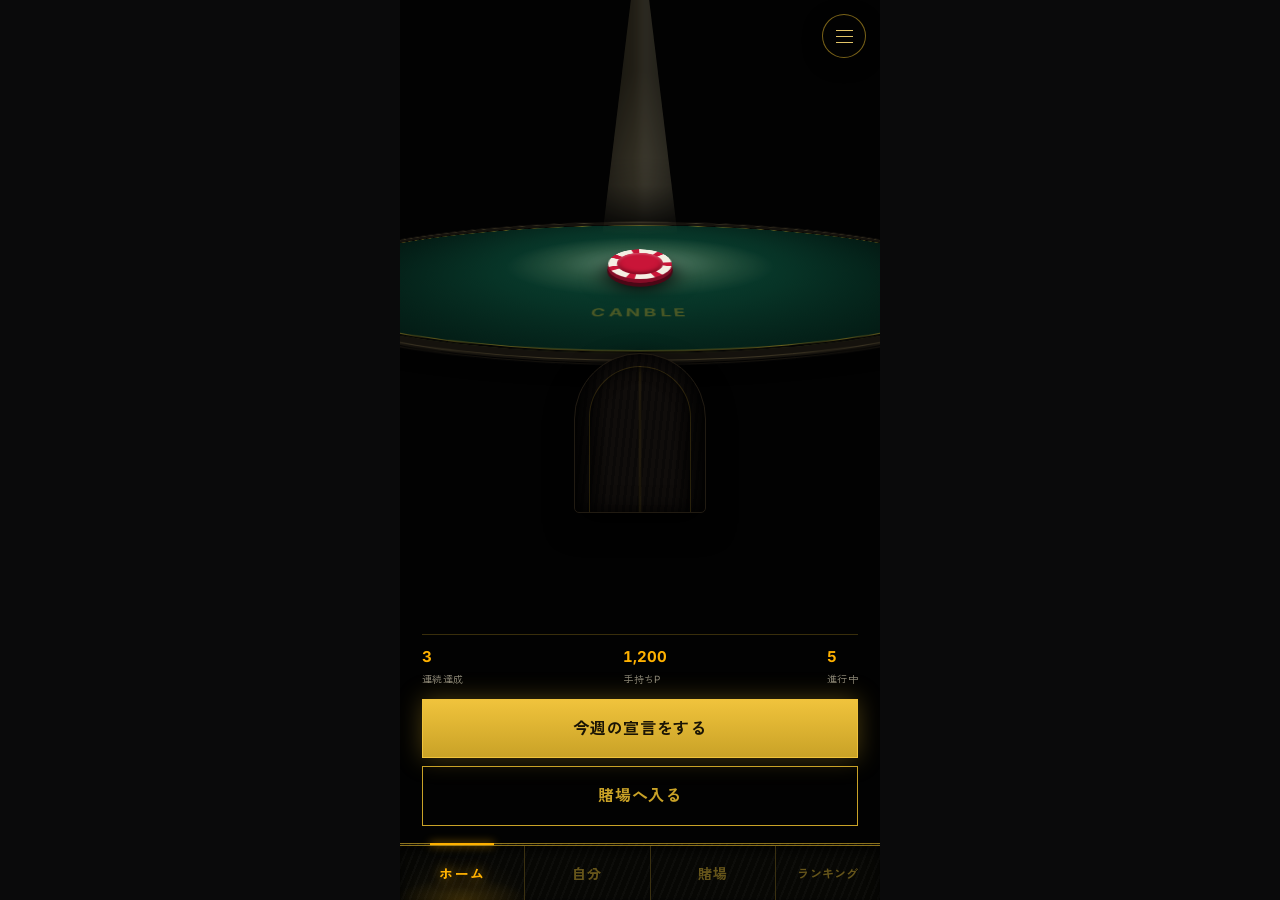
<file: index.html>
<!doctype html>
<html lang="ja">
  <head>
    <meta charset="UTF-8" />
    <meta name="viewport" content="width=device-width, initial-scale=1.0" />
    <meta name="description" content="CANBLE — 宣言を賭けに変える目標達成アプリ" />
    <title>CANBLE</title>
    <script type="module" crossorigin src="./assets/index-CX7J7gdi.js"></script>
    <link rel="stylesheet" crossorigin href="./assets/index-B5Kqy08c.css">
  </head>
  <body>
    <div id="app"></div>
  </body>
</html>
</file>
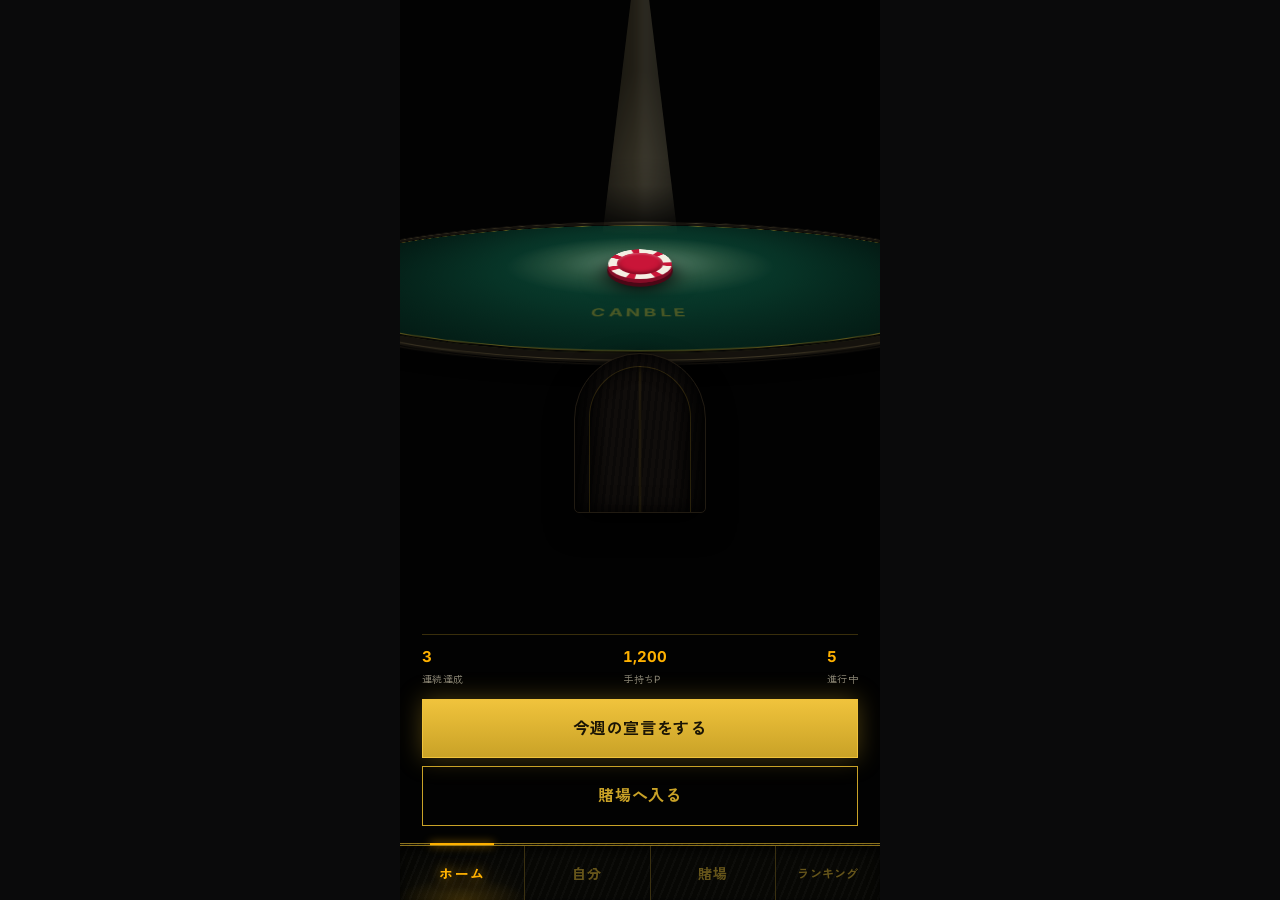
<file: demo/index.html>
<!doctype html>
<html lang="ja">
  <head>
    <meta charset="UTF-8" />
    <meta name="viewport" content="width=device-width, initial-scale=1.0, viewport-fit=cover" />
    <meta name="theme-color" content="#050505" />
    <meta
      name="description"
      content="CANBLE — 宣言に賭ける、発表用モバイルデモ"
    />
    <title>CANBLE — DEMO</title>
    <script type="module" crossorigin src="../assets/demo-w7pes7Mo.js"></script>
    <link rel="modulepreload" crossorigin href="../assets/styles-D5sLeoc_.js">
    <link rel="stylesheet" crossorigin href="../assets/styles-dFiM4T28.css">
  </head>
  <body>
    <div id="app"></div>
  </body>
</html>
</file>
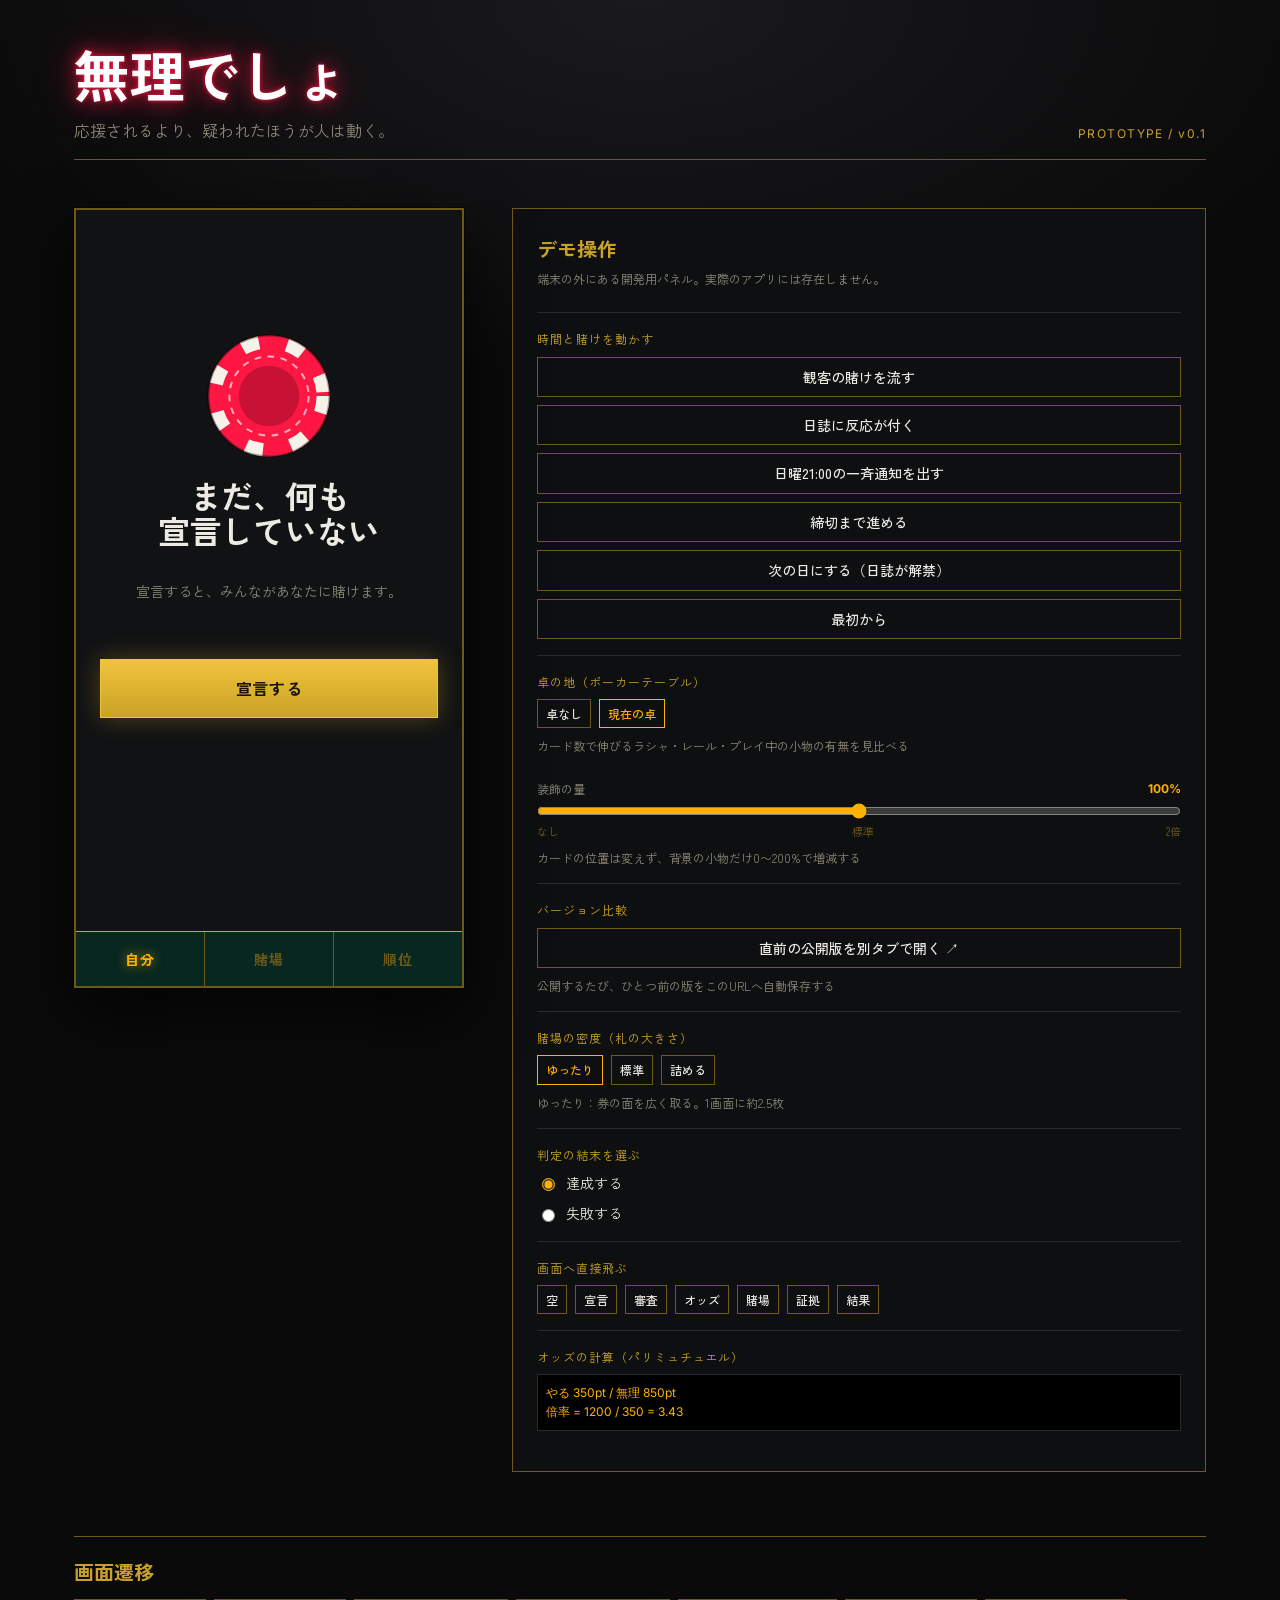
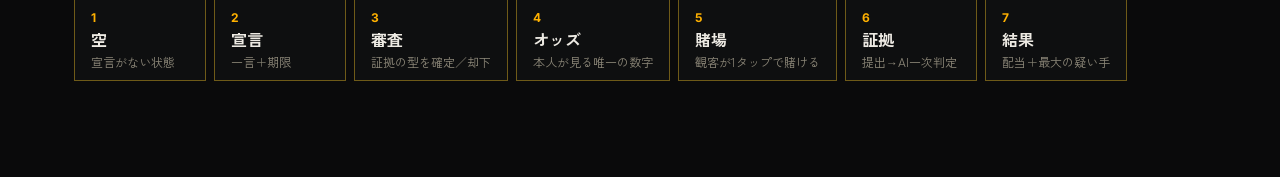
<file: versions/0634c70/index.html>
<!doctype html>
<html lang="ja">
<head>
<meta charset="utf-8">
<meta name="viewport" content="width=device-width,initial-scale=1">
<title>無理でしょ — プロトタイプ</title>
<link rel="stylesheet" href="vendor/fonts/fonts.css">
<link rel="stylesheet" href="styles.css">
</head>
<body>

<!-- ============================================================
     SVG定義：グレイン（乗算）とハーフトーンドット。
     装飾シェイプにだけ使う。画像アセットは持たない方針。
     ============================================================ -->
<svg class="svg-defs" aria-hidden="true" focusable="false">
  <defs>
    <!-- カジノチップ。currentColor で色を差し替えて使い回す -->
    <g id="chip">
      <circle cx="50" cy="50" r="46" fill="currentColor"/>
      <!-- 外周のエッジマーク（ダッシュで表現） -->
      <circle cx="50" cy="50" r="41" fill="none" stroke="#F5F2EA" stroke-width="10"
              stroke-dasharray="13 21.46"/>
      <circle cx="50" cy="50" r="46" fill="none" stroke="rgba(0,0,0,.35)" stroke-width="2"/>
      <!-- 内側のリング -->
      <circle cx="50" cy="50" r="30" fill="none" stroke="rgba(255,255,255,.65)"
              stroke-width="1.5" stroke-dasharray="5 5"/>
      <circle cx="50" cy="50" r="23" fill="rgba(0,0,0,.22)"/>
    </g>

    <!-- カードのスート。卓の刻印に使う。currentColor で色を差し替える -->
    <g id="suit-spade"><path fill="currentColor"
      d="M12 2C12 2 3.5 9 3.5 13.8c0 2.6 2 4.2 4.2 4.2 1.6 0 2.7-.9 3.2-1.6-.3 2.2-1.1 3.8-2.2 4.4h6.6c-1.1-.6-1.9-2.2-2.2-4.4.5.7 1.6 1.6 3.2 1.6 2.2 0 4.2-1.6 4.2-4.2C20.5 9 12 2 12 2z"/></g>
    <g id="suit-heart"><path fill="currentColor"
      d="M12 21.2S3.2 15.3 3.2 9.5A4.8 4.8 0 0 1 12 6.8a4.8 4.8 0 0 1 8.8 2.7c0 5.8-8.8 11.7-8.8 11.7z"/></g>
    <g id="suit-diamond"><path fill="currentColor" d="M12 1.8l7.6 10.2L12 22.2 4.4 12z"/></g>
    <g id="suit-club"><path fill="currentColor"
      d="M12 2.2a4.2 4.2 0 0 0-3.4 6.7A4.2 4.2 0 1 0 7.8 17c1.1 0 2-.4 2.7-1.1-.2 2.2-1 3.8-2.1 4.9h7.2c-1.1-1.1-1.9-2.7-2.1-4.9.7.7 1.6 1.1 2.7 1.1a4.2 4.2 0 1 0-.8-8.1A4.2 4.2 0 0 0 12 2.2z"/></g>
  </defs>
</svg>

<div class="stage">

  <!-- ヘッダー：プロトの説明。実アプリの画面ではない -->
  <header class="stage__head">
    <div>
      <h1 class="wordmark">無理でしょ</h1>
      <p class="tagline">応援されるより、疑われたほうが人は動く。</p>
    </div>
    <p class="stamp">PROTOTYPE&nbsp;/&nbsp;v0.1</p>
  </header>

  <div class="stage__body">

    <!-- ================= 端末フレーム ================= -->
    <div class="phone">
      <div class="phone__screen" id="screen">

        <!-- ---------- 自分タブ：宣言がまだ無い状態 ---------- -->
        <section class="view" data-view="empty">
          <div class="view__pad view__center">
            <svg class="blob blob--empty" viewBox="0 0 100 100" aria-hidden="true">
              <use href="#chip" color="#FF1744"/>
            </svg>
            <h2 class="h-2">まだ、何も<br>宣言していない</h2>
            <p class="muted">宣言すると、みんながあなたに賭けます。</p>
            <button class="btn btn--fill" data-go="declare">宣言する</button>
          </div>
        </section>

        <!-- ---------- 宣言：入力 ---------- -->
        <section class="view" data-view="declare">
          <div class="view__pad">
            <p class="step">STEP 1 / 2</p>
            <h2 class="h-2">何を、いつまでに？</h2>

            <label class="field">
              <span class="field__label">宣言</span>
              <textarea id="declare-text" rows="3" placeholder="例）今週中にジムへ行く"></textarea>
            </label>

            <div class="chips">
              <button class="chip" data-fill="今週中にジムへ行く">今週中にジムへ行く</button>
              <button class="chip" data-fill="金曜までに履歴書を出す">金曜までに履歴書を出す</button>
              <button class="chip chip--bad" data-fill="やる気を出す">やる気を出す</button>
            </div>

            <label class="field">
              <span class="field__label">期限</span>
              <select id="declare-due">
                <option value="6">3日後</option>
                <option value="14" selected>今週の日曜 23:59</option>
                <option value="30">今月末</option>
              </select>
            </label>

            <button class="btn btn--fill" id="declare-submit">審査にかける</button>
            <p class="note">証明できない宣言は、受け付けられません。</p>
          </div>
        </section>

        <!-- ---------- 宣言：AI審査の結果 ---------- -->
        <section class="view" data-view="check">
          <div class="view__pad">
            <p class="step">STEP 2 / 2</p>

            <!-- 審査中 -->
            <div id="check-loading">
              <h2 class="h-2">審査中<span class="dots"><i>.</i><i>.</i><i>.</i></span></h2>
              <p class="muted">この宣言を、何で証明できるか調べています。</p>
            </div>

            <!-- 却下 -->
            <div id="check-reject" hidden>
              <p class="verdict verdict--reject">却下</p>
              <blockquote class="quote" id="reject-quote"></blockquote>
              <p class="reason" id="reject-reason"></p>
              <p class="muted">達成したかどうかを、誰も判定できません。<br>賭けの対象にできない宣言です。</p>
              <button class="btn" data-go="declare">書き直す</button>
            </div>

            <!-- 受理 -->
            <div id="check-accept" hidden>
              <p class="verdict verdict--accept">受理</p>
              <blockquote class="quote" id="accept-quote"></blockquote>
              <div class="kv">
                <span class="kv__k">証拠の型</span>
                <span class="kv__v" id="accept-proof"></span>
              </div>
              <div class="kv">
                <span class="kv__k">判定</span>
                <span class="kv__v">AI一次判定＋外した人の異議申し立て</span>
              </div>
              <p class="muted">この宣言は賭場に出されます。<br>あなたは自分に賭けられません。</p>
              <button class="btn btn--fill" id="accept-go">賭場に出す</button>
            </div>
          </div>
        </section>

        <!-- ---------- 自分のオッズ（本プロダクトの主役画面） ---------- -->
        <section class="view view--odds led-grid" data-view="odds">
          <div class="view__pad">
            <div class="odds__top">
              <span class="odds__plate">ODDS BOARD</span>
              <span class="live">LIVE</span>
            </div>

            <p class="odds__label" id="odds-mydeclare">今週中にジムへ行く</p>

            <div class="odds__figure" id="odds-figure">
              <span class="odds__num" id="odds-value">3.4</span>
              <span class="odds__unit">倍</span>
            </div>
            <p class="odds__delta" id="odds-delta"></p>

            <p class="odds__doubt">
              <b id="odds-doubt">68</b>% が「無理でしょ」
            </p>

            <div class="odds__bar" aria-hidden="true">
              <div class="odds__bar-do" id="odds-bar-do"></div>
            </div>

            <p class="odds__time">残り <b id="odds-time">2日 14時間</b></p>

            <hr class="rule">
            <p class="odds__whisper">誰がいくら賭けたかは、あなたには見えません。</p>

            <!-- 日誌：宣言者本人が1日1回だけ書ける。賭場のスレッドとして他人に見られる。
                 「証拠を出す」は締切まで使わないが日誌は毎日使うので、頻度どおり日誌を上に置く -->
            <div class="journal">
              <div class="journal__head">
                <span class="journal__cap">今日の日誌</span>
                <span class="journal__day" id="journal-day">Day 4</span>
              </div>

              <div id="journal-compose">
                <textarea id="journal-text" rows="2" placeholder="今日の進捗を、正直に書く"></textarea>
                <button class="btn" id="journal-post">投稿する</button>
                <p class="note">1日1回まで。賭場で誰でも読める。</p>
              </div>
              <p class="journal__posted" id="journal-done" hidden>今日はもう投稿済み。また明日。</p>

              <!-- 過去ログは畳んでおく。日数が増えても投稿欄が押し出されないように -->
              <details class="journal__past" id="journal-past" hidden>
                <summary>これまでの日誌<b id="journal-count">0</b></summary>
                <ul class="journal__log" id="journal-log"><!-- JSで描画 --></ul>
              </details>
            </div>

            <button class="btn btn--fill" id="odds-judge">証拠を出す</button>
          </div>

          <svg class="blob blob--odds" viewBox="0 0 100 100" aria-hidden="true">
            <use href="#chip" color="#FF1744"/>
          </svg>
        </section>

        <!-- ---------- 賭場（観客） ---------- -->
        <section class="view view--floor" data-view="floor" id="floor-view" data-skin="card" data-density="loose">
          <div class="floor__head">
            <h2 class="h-3">賭場</h2>
            <p class="floor__credit"><b id="pt">1,200</b> pt</p>
          </div>
          <!-- ポーカーテーブル。賭場セクション全体へ敷くので、
               目標カードが増えたぶんだけ卓も下へ伸びる。
               inner で overflow を切っているので、内側の楕円は好きなだけ大きくできる -->
          <div class="floor__table" aria-hidden="true">
            <div class="table__inner">
              <div class="table__felt"></div>
              <div class="table__line"></div>
              <div class="table__mark">
                <svg class="table__suits" viewBox="0 0 108 24">
                  <use href="#suit-spade"   x="0"  />
                  <use href="#suit-heart"   x="28" />
                  <use href="#suit-diamond" x="56" />
                  <use href="#suit-club"    x="84" />
                </svg>
                <p class="table__name">無理でしょ</p>
                <p class="table__sub">NO LIMIT — DECLARE &amp; BET</p>
              </div>

              <!-- プレイ中の痕跡。操作UIではなく、卓の背景としてだけ存在する -->
              <div class="table__props">
                <div class="table-prop table-prop--chips">
                  <svg class="prop-chip prop-chip--red" viewBox="0 0 100 100"><use href="#chip"/></svg>
                  <svg class="prop-chip prop-chip--gold" viewBox="0 0 100 100"><use href="#chip"/></svg>
                  <svg class="prop-chip prop-chip--ivory" viewBox="0 0 100 100"><use href="#chip"/></svg>
                  <svg class="prop-chip prop-chip--red2" viewBox="0 0 100 100"><use href="#chip"/></svg>
                </div>

                <div class="table-prop table-prop--cards">
                  <i class="prop-card prop-card--back"></i>
                  <i class="prop-card prop-card--face">
                    <b>A</b>
                    <svg viewBox="0 0 24 24"><use href="#suit-spade"/></svg>
                  </i>
                </div>

                <div class="table-prop table-prop--cash">
                  <i class="prop-note prop-note--back"><b>100</b></i>
                  <i class="prop-note"><span>$</span><b>100</b></i>
                </div>

                <div class="table-prop table-prop--pawn"><i></i></div>
              </div>

              <div class="table__rail"><i></i></div>
              <div class="table__rail table__rail--bottom"><i></i></div>
            </div>
          </div>

          <ul class="floor__list" id="floor-list"><!-- JSで描画 --></ul>
        </section>

        <!-- ---------- 順位 ---------- -->
        <section class="view view--rank" data-view="rank">
          <div class="rank__head">
            <h2 class="h-3">順位</h2>
            <div class="rank__segs">
              <button class="rank__seg is-on" data-rank="hits">予想的中</button>
              <button class="rank__seg" data-rank="done">宣言達成</button>
            </div>
            <p class="rank__note" id="rank-note"></p>
          </div>
          <ol class="rank__list" id="rank-list"><!-- JSで描画 --></ol>
        </section>

        <!-- ---------- 判定：証拠提出 ---------- -->
        <section class="view" data-view="judge">
          <div class="view__pad">
            <h2 class="h-2">証拠を出す</h2>
            <div class="kv">
              <span class="kv__k">求められている証拠</span>
              <span class="kv__v" id="judge-proof">ジムでの写真、または位置情報</span>
            </div>

            <div class="dropzone" id="dropzone">
              <span>タップして提出</span>
            </div>

            <div id="judge-progress" hidden>
              <p class="muted" id="judge-step">証拠を照合しています…</p>
              <div class="meter"><div class="meter__fill" id="judge-meter"></div></div>
            </div>

            <p class="note">提出後、外した人だけが異議を申し立てられます。</p>
          </div>
        </section>

        <!-- ---------- 判定結果 ---------- -->
        <section class="view view--result" data-view="result">
          <div class="view__pad view__center">
            <p class="result__verdict" id="result-verdict">達成</p>
            <p class="result__declare" id="result-declare">今週中にジムへ行く</p>

            <div class="doubter">
              <p class="doubter__cap">最大の疑い手</p>
              <p class="doubter__name" id="doubter-name">@yamada</p>
              <p class="doubter__loss" id="doubter-loss">500 pt を失いました</p>
            </div>

            <p class="muted" id="result-payout">やる側 12人に 3.4倍 が配当されました。</p>
            <button class="btn" data-go="floor">賭場へ戻る</button>
          </div>

          <svg class="blob blob--result" viewBox="0 0 100 100" aria-hidden="true">
            <use href="#chip" color="#00C853"/>
          </svg>
        </section>

      </div><!-- /.phone__screen -->

      <!-- タブバー：実アプリのナビ -->
      <nav class="tabbar">
        <button class="tab is-on" data-tab="mine">自分</button>
        <button class="tab" data-tab="floor">賭場</button>
        <button class="tab" data-tab="rank">順位</button>
      </nav>

      <!-- 週次の一斉通知：日曜21:00、宣言のない全員に同時に飛ぶ -->
      <div class="notice" id="notice" hidden>
        <div class="notice__panel" role="dialog" aria-modal="true" aria-labelledby="notice-title">
          <p class="notice__when">日曜 21:00 ／ 全員に同時送信</p>
          <h2 class="notice__title" id="notice-title">今週の宣言、10分以内。</h2>
          <p class="notice__count" id="notice-count">10:00</p>
          <p class="notice__sub" id="notice-sub">いま宣言のない全員に、同時に届いています。</p>
          <button class="btn btn--fill" id="notice-go">宣言する</button>
          <button class="btn" id="notice-later">あとで</button>
        </div>
      </div>

      <!-- スレッド：賭場カード1件ぶんの日誌一覧。一覧の直下へ積まず別面へ分離する。
           <dialog>+showModal() は top-layer に出て端末フレームの外へはみ出すため、
           .phone の中に絶対配置したシートとして自前で作る（Esc・背景クリックもJS側） -->
      <div class="sheet" id="thread-sheet" hidden>
        <div class="sheet__panel" role="dialog" aria-modal="true" aria-labelledby="thread-declare">
          <div class="sheet__head">
            <div>
              <p class="sheet__who" id="thread-who">@kenta</p>
              <p class="sheet__text" id="thread-declare"></p>
            </div>
            <button class="sheet__close" id="thread-close" aria-label="閉じる">×</button>
          </div>
          <ul class="sheet__list" id="thread-list"><!-- JSで描画 --></ul>
        </div>
      </div>
    </div><!-- /.phone -->

    <!-- ================= デモ操作パネル（端末の外＝実UIではない） ================= -->
    <aside class="demopanel">
      <h2 class="demopanel__title">デモ操作</h2>
      <p class="demopanel__note">端末の外にある開発用パネル。実際のアプリには存在しません。</p>

      <div class="demopanel__group">
        <p class="demopanel__cap">時間と賭けを動かす</p>
        <button class="dbtn" id="d-flow">観客の賭けを流す</button>
        <button class="dbtn" id="d-react">日誌に反応が付く</button>
        <button class="dbtn" id="d-notice">日曜21:00の一斉通知を出す</button>
        <button class="dbtn" id="d-time">締切まで進める</button>
        <button class="dbtn" id="d-day">次の日にする（日誌が解禁）</button>
        <button class="dbtn" id="d-reset">最初から</button>
      </div>

      <div class="demopanel__group">
        <p class="demopanel__cap">卓の地（ポーカーテーブル）</p>
        <div class="demopanel__jump">
          <button class="dbtn dbtn--s tablebtn" data-table-pick="off">卓なし</button>
          <button class="dbtn dbtn--s tablebtn" data-table-pick="on">現在の卓</button>
        </div>
        <p class="demopanel__hint">カード数で伸びるラシャ・レール・プレイ中の小物の有無を見比べる</p>

        <label class="prop-control" for="prop-amount">
          <span>装飾の量</span>
          <output id="prop-amount-value" for="prop-amount">100%</output>
        </label>
        <input class="prop-range" id="prop-amount" type="range" min="0" max="200" step="25" value="100">
        <div class="prop-scale" aria-hidden="true"><span>なし</span><span>標準</span><span>2倍</span></div>
        <p class="demopanel__hint">カードの位置は変えず、背景の小物だけ0〜200%で増減する</p>
      </div>

      <div class="demopanel__group">
        <p class="demopanel__cap">バージョン比較</p>
        <a class="dbtn dbtn--link" href="https://puppunosuke.github.io/murideshou/previous/"
           target="_blank" rel="noopener">直前の公開版を別タブで開く ↗</a>
        <p class="demopanel__hint">公開するたび、ひとつ前の版をこのURLへ自動保存する</p>
      </div>

      <div class="demopanel__group">
        <p class="demopanel__cap">賭場の密度（札の大きさ）</p>
        <div class="demopanel__jump">
          <button class="dbtn dbtn--s densbtn" data-density-pick="loose">ゆったり</button>
          <button class="dbtn dbtn--s densbtn" data-density-pick="normal">標準</button>
          <button class="dbtn dbtn--s densbtn" data-density-pick="tight">詰める</button>
        </div>
        <p class="demopanel__hint" id="dens-hint"></p>
      </div>

      <div class="demopanel__group">
        <p class="demopanel__cap">判定の結末を選ぶ</p>
        <label class="radio"><input type="radio" name="outcome" value="win" checked><span>達成する</span></label>
        <label class="radio"><input type="radio" name="outcome" value="lose"><span>失敗する</span></label>
      </div>

      <div class="demopanel__group">
        <p class="demopanel__cap">画面へ直接飛ぶ</p>
        <div class="demopanel__jump">
          <button class="dbtn dbtn--s" data-go="empty">空</button>
          <button class="dbtn dbtn--s" data-go="declare">宣言</button>
          <button class="dbtn dbtn--s" data-go="check">審査</button>
          <button class="dbtn dbtn--s" data-go="odds">オッズ</button>
          <button class="dbtn dbtn--s" data-go="floor">賭場</button>
          <button class="dbtn dbtn--s" data-go="judge">証拠</button>
          <button class="dbtn dbtn--s" data-go="result">結果</button>
        </div>
      </div>

      <div class="demopanel__group">
        <p class="demopanel__cap">オッズの計算（パリミュチュエル）</p>
        <pre class="formula" id="formula">やる 350pt / 無理 850pt
倍率 = 1200 / 350 = 3.43</pre>
      </div>
    </aside>

  </div><!-- /.stage__body -->

  <!-- 画面遷移の全体図 -->
  <section class="flowmap">
    <h2 class="h-3">画面遷移</h2>
    <ol class="flowmap__list">
      <li><b>空</b><span>宣言がない状態</span></li>
      <li><b>宣言</b><span>一言＋期限</span></li>
      <li><b>審査</b><span>証拠の型を確定／却下</span></li>
      <li><b>オッズ</b><span>本人が見る唯一の数字</span></li>
      <li><b>賭場</b><span>観客が1タップで賭ける</span></li>
      <li><b>証拠</b><span>提出→AI一次判定</span></li>
      <li><b>結果</b><span>配当＋最大の疑い手</span></li>
    </ol>
  </section>

</div><!-- /.stage -->

<script src="app.js"></script>
</body>
</html>
</file>
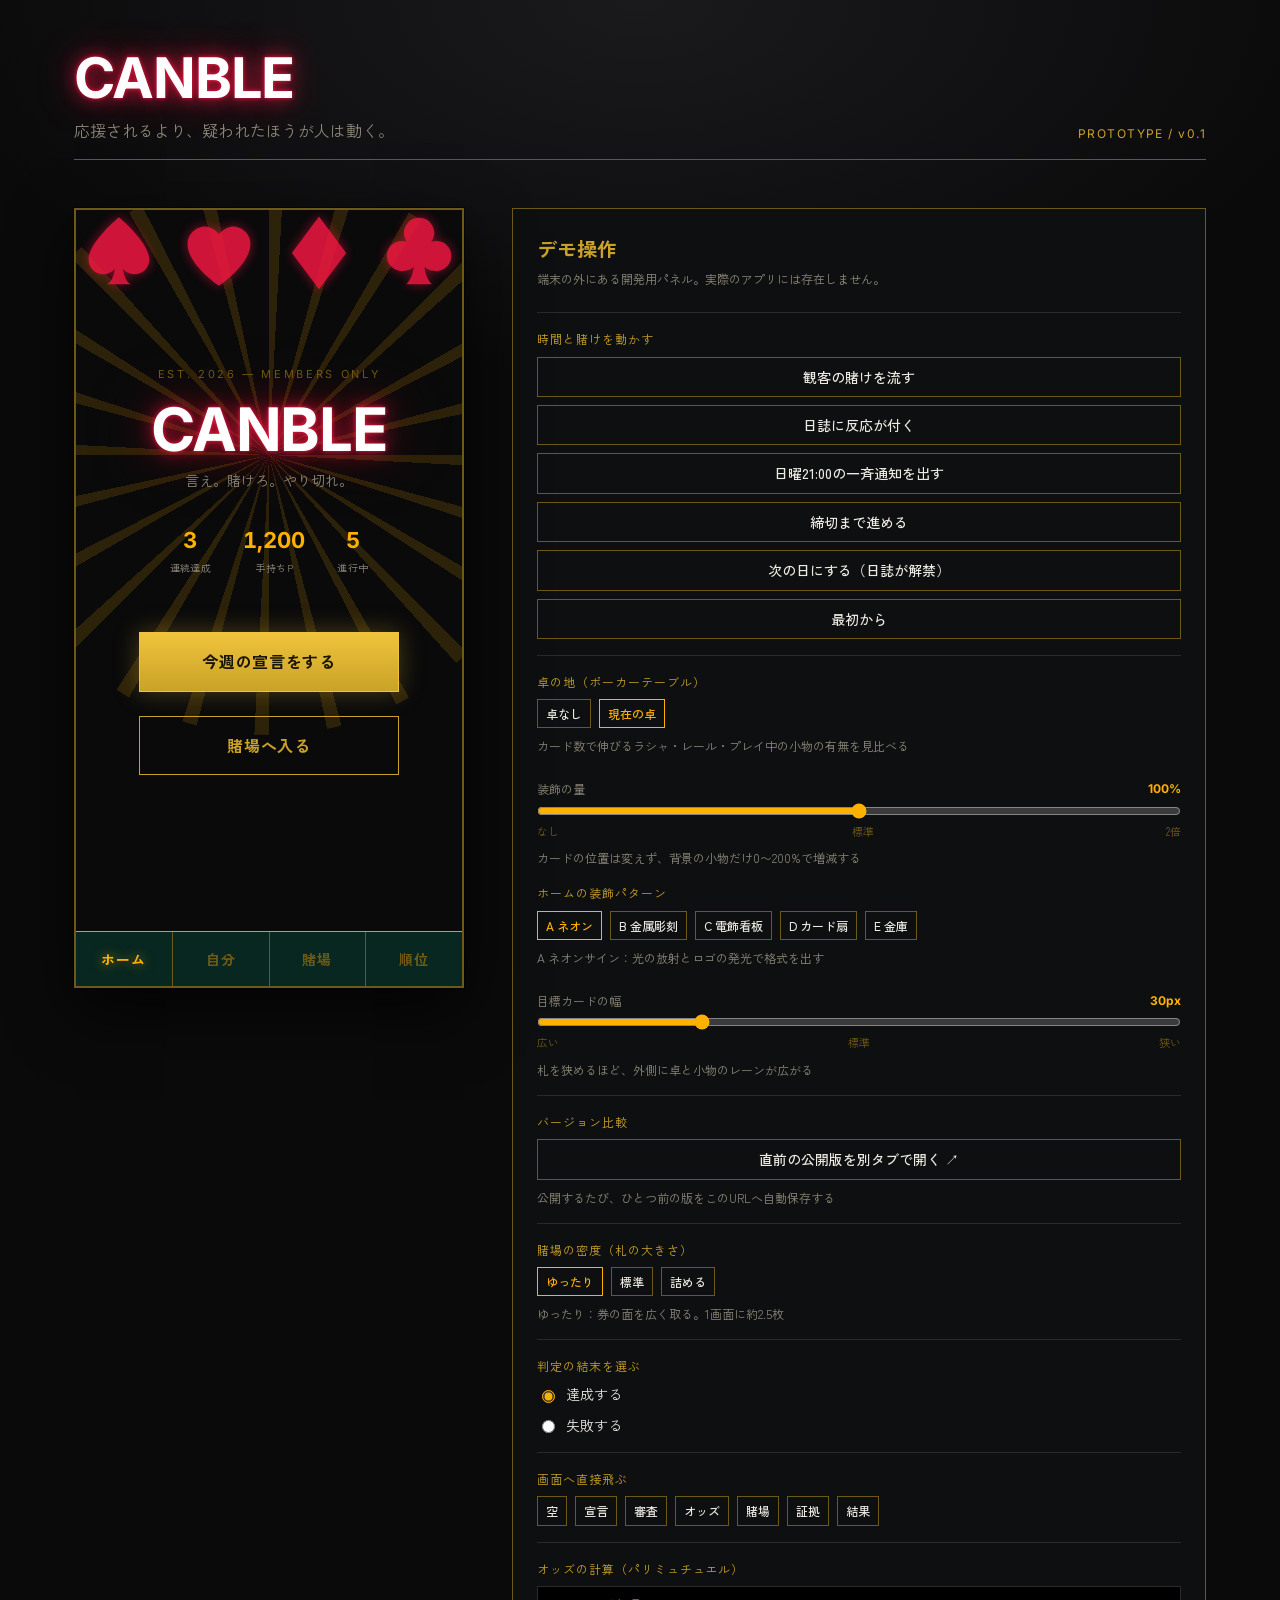
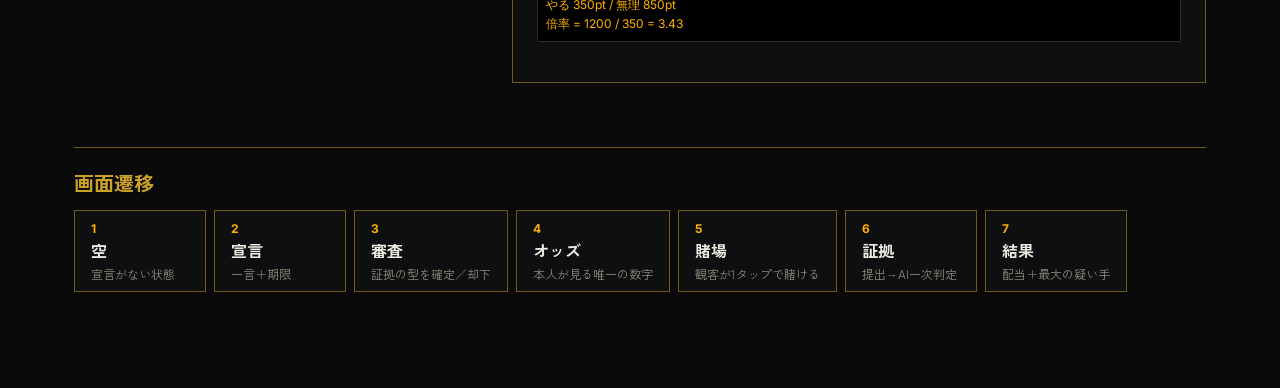
<file: versions/0c8b061/index.html>
<!doctype html>
<html lang="ja">
<head>
<meta charset="utf-8">
<meta name="viewport" content="width=device-width,initial-scale=1">
<title>CANBLE — プロトタイプ</title>
<link rel="stylesheet" href="vendor/fonts/fonts.css">
<link rel="stylesheet" href="styles.css">
</head>
<body>

<!-- ============================================================
     SVG定義：グレイン（乗算）とハーフトーンドット。
     装飾シェイプにだけ使う。画像アセットは持たない方針。
     ============================================================ -->
<svg class="svg-defs" aria-hidden="true" focusable="false">
  <defs>
    <!-- カジノチップ。currentColor で色を差し替えて使い回す -->
    <g id="chip">
      <circle cx="50" cy="50" r="46" fill="currentColor"/>
      <!-- 外周のエッジマーク（ダッシュで表現） -->
      <circle cx="50" cy="50" r="41" fill="none" stroke="#F5F2EA" stroke-width="10"
              stroke-dasharray="13 21.46"/>
      <circle cx="50" cy="50" r="46" fill="none" stroke="rgba(0,0,0,.35)" stroke-width="2"/>
      <!-- 内側のリング -->
      <circle cx="50" cy="50" r="30" fill="none" stroke="rgba(255,255,255,.65)"
              stroke-width="1.5" stroke-dasharray="5 5"/>
      <circle cx="50" cy="50" r="23" fill="rgba(0,0,0,.22)"/>
    </g>

    <!-- カードのスート。卓の刻印に使う。currentColor で色を差し替える -->
    <g id="suit-spade"><path fill="currentColor"
      d="M12 2C12 2 3.5 9 3.5 13.8c0 2.6 2 4.2 4.2 4.2 1.6 0 2.7-.9 3.2-1.6-.3 2.2-1.1 3.8-2.2 4.4h6.6c-1.1-.6-1.9-2.2-2.2-4.4.5.7 1.6 1.6 3.2 1.6 2.2 0 4.2-1.6 4.2-4.2C20.5 9 12 2 12 2z"/></g>
    <g id="suit-heart"><path fill="currentColor"
      d="M12 21.2S3.2 15.3 3.2 9.5A4.8 4.8 0 0 1 12 6.8a4.8 4.8 0 0 1 8.8 2.7c0 5.8-8.8 11.7-8.8 11.7z"/></g>
    <g id="suit-diamond"><path fill="currentColor" d="M12 1.8l7.6 10.2L12 22.2 4.4 12z"/></g>
    <g id="suit-club"><path fill="currentColor"
      d="M12 2.2a4.2 4.2 0 0 0-3.4 6.7A4.2 4.2 0 1 0 7.8 17c1.1 0 2-.4 2.7-1.1-.2 2.2-1 3.8-2.1 4.9h7.2c-1.1-1.1-1.9-2.7-2.1-4.9.7.7 1.6 1.1 2.7 1.1a4.2 4.2 0 1 0-.8-8.1A4.2 4.2 0 0 0 12 2.2z"/></g>
  </defs>
</svg>

<div class="stage">

  <!-- ヘッダー：プロトの説明。実アプリの画面ではない -->
  <header class="stage__head">
    <div>
      <h1 class="wordmark">CANBLE</h1>
      <p class="tagline">応援されるより、疑われたほうが人は動く。</p>
    </div>
    <p class="stamp">PROTOTYPE&nbsp;/&nbsp;v0.1</p>
  </header>

  <div class="stage__body">

    <!-- ================= 端末フレーム ================= -->
    <div class="phone">
      <div class="phone__screen" id="screen">

        <!-- ---------- 自分タブ：宣言がまだ無い状態 ---------- -->
        <!-- ---------- ホーム：店の入口。ロゴを主役に、装飾で格式を作る ---------- -->
        <section class="view view--home" data-view="home" id="home-view" data-home="neon">
          <!-- 地の装飾。パターンごとにCSSで出し分ける -->
          <div class="home__deco" aria-hidden="true">
            <div class="home__rays"></div>
            <div class="home__arch"></div>
            <div class="home__bulbs">
              <i></i><i></i><i></i><i></i><i></i><i></i><i></i><i></i>
              <i></i><i></i><i></i><i></i><i></i><i></i><i></i><i></i>
            </div>
            <svg class="home__suits" viewBox="0 0 108 24">
              <use href="#suit-spade" x="0"/><use href="#suit-heart" x="28"/>
              <use href="#suit-diamond" x="56"/><use href="#suit-club" x="84"/>
            </svg>
            <div class="home__fan">
              <i></i><i></i><i></i><i></i><i></i>
            </div>
            <div class="home__chips">
              <i></i><i></i><i></i>
            </div>
          </div>

          <div class="home__body">
            <p class="home__est">EST. 2026 — MEMBERS ONLY</p>
            <h1 class="home__logo"><span>CANBLE</span></h1>
            <p class="home__tag">言え。賭けろ。やり切れ。</p>

            <div class="home__stats">
              <div><b id="home-streak">3</b><span>連続達成</span></div>
              <div><b id="home-pt">1,200</b><span>手持ちP</span></div>
              <div><b id="home-live">5</b><span>進行中</span></div>
            </div>

            <button class="btn btn--fill" id="home-declare">今週の宣言をする</button>
            <button class="btn" data-go="floor">賭場へ入る</button>
          </div>
        </section>

        <section class="view" data-view="empty">
          <div class="view__pad view__center">
            <svg class="blob blob--empty" viewBox="0 0 100 100" aria-hidden="true">
              <use href="#chip" color="#FF1744"/>
            </svg>
            <h2 class="h-2">まだ、何も<br>宣言していない</h2>
            <p class="muted">宣言すると、みんながあなたに賭けます。</p>
            <button class="btn btn--fill" data-go="declare">宣言する</button>
          </div>
        </section>

        <!-- ---------- 宣言：入力 ---------- -->
        <section class="view" data-view="declare">
          <svg class="blob blob--declare" viewBox="0 0 100 100" aria-hidden="true"><use href="#suit-diamond"/></svg>
          <div class="view__pad">
            <p class="step">STEP 1 / 2</p>
            <h2 class="h-2">何を、いつまでに？</h2>

            <label class="field">
              <span class="field__label">宣言</span>
              <textarea id="declare-text" rows="3" placeholder="例）今週中にジムへ行く"></textarea>
            </label>

            <div class="chips">
              <button class="chip" data-fill="今週中にジムへ行く">今週中にジムへ行く</button>
              <button class="chip" data-fill="金曜までに履歴書を出す">金曜までに履歴書を出す</button>
              <button class="chip chip--bad" data-fill="やる気を出す">やる気を出す</button>
            </div>

            <label class="field">
              <span class="field__label">期限</span>
              <select id="declare-due">
                <option value="6">3日後</option>
                <option value="14" selected>今週の日曜 23:59</option>
                <option value="30">今月末</option>
              </select>
            </label>

            <button class="btn btn--fill" id="declare-submit">審査にかける</button>
            <p class="note">証明できない宣言は、受け付けられません。</p>
          </div>
        </section>

        <!-- ---------- 宣言：AI審査の結果 ---------- -->
        <section class="view" data-view="check">
          <svg class="blob blob--check" viewBox="0 0 100 100" aria-hidden="true"><use href="#chip"/></svg>
          <div class="view__pad">
            <p class="step">STEP 2 / 2</p>

            <!-- 審査中 -->
            <div id="check-loading">
              <h2 class="h-2">審査中<span class="dots"><i>.</i><i>.</i><i>.</i></span></h2>
              <p class="muted">この宣言を、何で証明できるか調べています。</p>
            </div>

            <!-- 却下 -->
            <div id="check-reject" hidden>
              <p class="verdict verdict--reject">却下</p>
              <blockquote class="quote" id="reject-quote"></blockquote>
              <p class="reason" id="reject-reason"></p>
              <p class="muted">達成したかどうかを、誰も判定できません。<br>賭けの対象にできない宣言です。</p>
              <button class="btn" data-go="declare">書き直す</button>
            </div>

            <!-- 受理 -->
            <div id="check-accept" hidden>
              <p class="verdict verdict--accept">受理</p>
              <blockquote class="quote" id="accept-quote"></blockquote>
              <div class="kv">
                <span class="kv__k">証拠の型</span>
                <span class="kv__v" id="accept-proof"></span>
              </div>
              <div class="kv">
                <span class="kv__k">判定</span>
                <span class="kv__v">AI一次判定＋外した人の異議申し立て</span>
              </div>
              <p class="muted">この宣言は賭場に出されます。<br>あなたは自分に賭けられません。</p>
              <button class="btn btn--fill" id="accept-go">賭場に出す</button>
            </div>
          </div>
        </section>

        <!-- ---------- 自分のオッズ（本プロダクトの主役画面） ---------- -->
        <section class="view view--odds led-grid" data-view="odds">
          <div class="view__pad">
            <div class="odds__top">
              <span class="odds__plate">ODDS BOARD</span>
              <span class="live">LIVE</span>
            </div>

            <p class="odds__label" id="odds-mydeclare">今週中にジムへ行く</p>

            <div class="odds__figure" id="odds-figure">
              <span class="odds__num" id="odds-value">3.4</span>
              <span class="odds__unit">倍</span>
            </div>
            <p class="odds__delta" id="odds-delta"></p>

            <p class="odds__doubt">
              <b id="odds-doubt">68</b>% が「やらない」
            </p>

            <div class="odds__bar" aria-hidden="true">
              <div class="odds__bar-do" id="odds-bar-do"></div>
            </div>

            <p class="odds__time">残り <b id="odds-time">2日 14時間</b></p>

            <hr class="rule">
            <p class="odds__whisper">誰がいくら賭けたかは、あなたには見えません。</p>

            <!-- 日誌：宣言者本人が1日1回だけ書ける。賭場のスレッドとして他人に見られる。
                 「証拠を出す」は締切まで使わないが日誌は毎日使うので、頻度どおり日誌を上に置く -->
            <div class="journal">
              <div class="journal__head">
                <span class="journal__cap">今日の日誌</span>
                <span class="journal__day" id="journal-day">Day 4</span>
              </div>

              <div id="journal-compose">
                <textarea id="journal-text" rows="2" placeholder="今日の進捗を、正直に書く"></textarea>
                <button class="btn" id="journal-post">投稿する</button>
                <p class="note">1日1回まで。賭場で誰でも読める。</p>
              </div>
              <p class="journal__posted" id="journal-done" hidden>今日はもう投稿済み。また明日。</p>

              <!-- 過去ログは畳んでおく。日数が増えても投稿欄が押し出されないように -->
              <details class="journal__past" id="journal-past" hidden>
                <summary>これまでの日誌<b id="journal-count">0</b></summary>
                <ul class="journal__log" id="journal-log"><!-- JSで描画 --></ul>
              </details>
            </div>

            <button class="btn btn--fill" id="odds-judge">証拠を出す</button>
          </div>

          <svg class="blob blob--odds" viewBox="0 0 100 100" aria-hidden="true">
            <use href="#chip" color="#FF1744"/>
          </svg>
        </section>

        <!-- ---------- 賭場（観客） ---------- -->
        <section class="view view--floor" data-view="floor" id="floor-view" data-skin="card" data-density="loose">
          <div class="floor__head">
            <h2 class="h-3">賭場</h2>
            <p class="floor__credit"><b id="pt">1,200</b> pt</p>
          </div>
          <!-- ポーカーテーブル。賭場セクション全体へ敷くので、
               目標カードが増えたぶんだけ卓も下へ伸びる。
               inner で overflow を切っているので、内側の楕円は好きなだけ大きくできる -->
          <div class="floor__table" aria-hidden="true">
            <div class="table__inner">
              <div class="table__felt"></div>
              <div class="table__line"></div>
              <div class="table__mark">
                <svg class="table__suits" viewBox="0 0 108 24">
                  <use href="#suit-spade"   x="0"  />
                  <use href="#suit-heart"   x="28" />
                  <use href="#suit-diamond" x="56" />
                  <use href="#suit-club"    x="84" />
                </svg>
                <p class="table__name">CANBLE</p>
                <p class="table__sub">NO LIMIT — DECLARE &amp; BET</p>
              </div>

              <!-- プレイ中の痕跡。操作UIではなく、卓の背景としてだけ存在する -->
              <div class="table__props">
                <div class="table-prop table-prop--chips">
                  <svg class="prop-chip prop-chip--red" viewBox="0 0 100 100"><use href="#chip"/></svg>
                  <svg class="prop-chip prop-chip--gold" viewBox="0 0 100 100"><use href="#chip"/></svg>
                  <svg class="prop-chip prop-chip--ivory" viewBox="0 0 100 100"><use href="#chip"/></svg>
                  <svg class="prop-chip prop-chip--red2" viewBox="0 0 100 100"><use href="#chip"/></svg>
                </div>

                <div class="table-prop table-prop--cards">
                  <i class="prop-card prop-card--back"></i>
                  <i class="prop-card prop-card--face">
                    <b>A</b>
                    <svg viewBox="0 0 24 24"><use href="#suit-spade"/></svg>
                  </i>
                </div>

                <div class="table-prop table-prop--cash">
                  <i class="prop-note prop-note--back"><b>100</b></i>
                  <i class="prop-note"><span>$</span><b>100</b></i>
                </div>

                <div class="table-prop table-prop--pawn"><i></i></div>
              </div>

              <div class="table__rail"><i></i></div>
              <div class="table__rail table__rail--bottom"><i></i></div>
            </div>
          </div>

          <ul class="floor__list" id="floor-list"><!-- JSで描画 --></ul>
        </section>

        <!-- ---------- 順位 ---------- -->
        <section class="view view--rank" data-view="rank">
          <div class="rank__head">
            <svg class="rank__watermark" viewBox="0 0 108 24" aria-hidden="true">
              <use href="#suit-spade" x="0"/><use href="#suit-heart" x="28"/>
              <use href="#suit-diamond" x="56"/><use href="#suit-club" x="84"/>
            </svg>
            <h2 class="h-3">順位</h2>
            <div class="rank__segs">
              <button class="rank__seg is-on" data-rank="hits">予想的中</button>
              <button class="rank__seg" data-rank="done">宣言達成</button>
            </div>
            <p class="rank__note" id="rank-note"></p>
          </div>
          <ol class="rank__list" id="rank-list"><!-- JSで描画 --></ol>
        </section>

        <!-- ---------- 判定：証拠提出 ---------- -->
        <section class="view" data-view="judge">
          <svg class="blob blob--judge" viewBox="0 0 100 100" aria-hidden="true"><use href="#suit-club"/></svg>
          <div class="view__pad">
            <h2 class="h-2">証拠を出す</h2>
            <div class="kv">
              <span class="kv__k">求められている証拠</span>
              <span class="kv__v" id="judge-proof">ジムでの写真、または位置情報</span>
            </div>

            <div class="dropzone" id="dropzone">
              <span>タップして提出</span>
            </div>

            <div id="judge-progress" hidden>
              <p class="muted" id="judge-step">証拠を照合しています…</p>
              <div class="meter"><div class="meter__fill" id="judge-meter"></div></div>
            </div>

            <p class="note">提出後、外した人だけが異議を申し立てられます。</p>
          </div>
        </section>

        <!-- ---------- 判定結果 ---------- -->
        <section class="view view--result" data-view="result">
          <div class="view__pad view__center">
            <p class="result__verdict" id="result-verdict">達成</p>
            <p class="result__declare" id="result-declare">今週中にジムへ行く</p>

            <div class="doubter">
              <p class="doubter__cap">最大の疑い手</p>
              <p class="doubter__name" id="doubter-name">@yamada</p>
              <p class="doubter__loss" id="doubter-loss">500 pt を失いました</p>
            </div>

            <p class="muted" id="result-payout">やる側 12人に 3.4倍 が配当されました。</p>
            <button class="btn" data-go="floor">賭場へ戻る</button>
          </div>

          <svg class="blob blob--result" viewBox="0 0 100 100" aria-hidden="true">
            <use href="#chip" color="#00C853"/>
          </svg>
        </section>

      </div><!-- /.phone__screen -->

      <!-- タブバー：実アプリのナビ -->
      <nav class="tabbar">
        <button class="tab is-on" data-tab="home">ホーム</button>
        <button class="tab" data-tab="mine">自分</button>
        <button class="tab" data-tab="floor">賭場</button>
        <button class="tab" data-tab="rank">順位</button>
      </nav>

      <!-- 賭けP を決めるスロット。レバーで増減、リールを押せば直接入力 -->
      <div class="slot" id="slot" hidden>
        <div class="slot__machine" role="dialog" aria-modal="true" aria-labelledby="slot-title">
          <div class="slot__head">
            <p class="slot__side" id="slot-side">やる</p>
            <p class="slot__title" id="slot-title">金曜までに履歴書を出す</p>
          </div>

          <div class="slot__body">
            <div class="slot__reels" id="slot-reels">
              <button class="slot__reel" data-digit="0"><span>0</span></button>
              <button class="slot__reel" data-digit="1"><span>1</span></button>
              <button class="slot__reel" data-digit="2"><span>0</span></button>
              <button class="slot__reel" data-digit="3"><span>0</span></button>
            </div>
            <p class="slot__unit">P</p>

            <!-- レバー。掴んで上下に振ると賭けPが動く -->
            <div class="slot__lever" id="slot-lever" role="slider"
                 aria-label="賭けP" aria-valuemin="100" aria-valuemax="1200" aria-valuenow="100" tabindex="0">
              <i class="slot__lever-ball"></i>
              <i class="slot__lever-rod"></i>
            </div>
          </div>

          <p class="slot__hint" id="slot-hint">レバーを上下に振る／リールを押すと直接入力</p>
          <p class="slot__payout" id="slot-payout">的中なら <b>135</b> P</p>

          <div class="slot__acts">
            <button class="btn" id="slot-cancel">やめる</button>
            <button class="btn btn--fill" id="slot-go">この額で賭ける</button>
          </div>
        </div>
      </div>

      <!-- 週次の一斉通知：日曜21:00、宣言のない全員に同時に飛ぶ -->
      <div class="notice" id="notice" hidden>
        <div class="notice__panel" role="dialog" aria-modal="true" aria-labelledby="notice-title">
          <p class="notice__when">日曜 21:00 ／ 全員に同時送信</p>
          <h2 class="notice__title" id="notice-title">今週の宣言、10分以内。</h2>
          <p class="notice__count" id="notice-count">10:00</p>
          <p class="notice__sub" id="notice-sub">いま宣言のない全員に、同時に届いています。</p>
          <button class="btn btn--fill" id="notice-go">宣言する</button>
          <button class="btn" id="notice-later">あとで</button>
        </div>
      </div>

      <!-- スレッド：賭場カード1件ぶんの日誌一覧。一覧の直下へ積まず別面へ分離する。
           <dialog>+showModal() は top-layer に出て端末フレームの外へはみ出すため、
           .phone の中に絶対配置したシートとして自前で作る（Esc・背景クリックもJS側） -->
      <div class="sheet" id="thread-sheet" hidden>
        <div class="sheet__panel" role="dialog" aria-modal="true" aria-labelledby="thread-declare">
          <div class="sheet__head">
            <div>
              <p class="sheet__who" id="thread-who">@kenta</p>
              <p class="sheet__text" id="thread-declare"></p>
            </div>
            <button class="sheet__close" id="thread-close" aria-label="閉じる">×</button>
          </div>
          <ul class="sheet__list" id="thread-list"><!-- JSで描画 --></ul>
        </div>
      </div>
    </div><!-- /.phone -->

    <!-- ================= デモ操作パネル（端末の外＝実UIではない） ================= -->
    <aside class="demopanel">
      <h2 class="demopanel__title">デモ操作</h2>
      <p class="demopanel__note">端末の外にある開発用パネル。実際のアプリには存在しません。</p>

      <div class="demopanel__group">
        <p class="demopanel__cap">時間と賭けを動かす</p>
        <button class="dbtn" id="d-flow">観客の賭けを流す</button>
        <button class="dbtn" id="d-react">日誌に反応が付く</button>
        <button class="dbtn" id="d-notice">日曜21:00の一斉通知を出す</button>
        <button class="dbtn" id="d-time">締切まで進める</button>
        <button class="dbtn" id="d-day">次の日にする（日誌が解禁）</button>
        <button class="dbtn" id="d-reset">最初から</button>
      </div>

      <div class="demopanel__group">
        <p class="demopanel__cap">卓の地（ポーカーテーブル）</p>
        <div class="demopanel__jump">
          <button class="dbtn dbtn--s tablebtn" data-table-pick="off">卓なし</button>
          <button class="dbtn dbtn--s tablebtn" data-table-pick="on">現在の卓</button>
        </div>
        <p class="demopanel__hint">カード数で伸びるラシャ・レール・プレイ中の小物の有無を見比べる</p>

        <label class="prop-control" for="prop-amount">
          <span>装飾の量</span>
          <output id="prop-amount-value" for="prop-amount">100%</output>
        </label>
        <input class="prop-range" id="prop-amount" type="range" min="0" max="200" step="25" value="100">
        <div class="prop-scale" aria-hidden="true"><span>なし</span><span>標準</span><span>2倍</span></div>
        <p class="demopanel__hint">カードの位置は変えず、背景の小物だけ0〜200%で増減する</p>

        <p class="demopanel__cap" style="margin-top:var(--s-3)">ホームの装飾パターン</p>
        <div class="demopanel__jump">
          <button class="dbtn dbtn--s homebtn" data-home-pick="neon">A ネオン</button>
          <button class="dbtn dbtn--s homebtn" data-home-pick="plate">B 金属彫刻</button>
          <button class="dbtn dbtn--s homebtn" data-home-pick="marquee">C 電飾看板</button>
          <button class="dbtn dbtn--s homebtn" data-home-pick="fan">D カード扇</button>
          <button class="dbtn dbtn--s homebtn" data-home-pick="vault">E 金庫</button>
        </div>
        <p class="demopanel__hint" id="home-hint"></p>

        <label class="prop-control" for="card-inset">
          <span>目標カードの幅</span>
          <output id="card-inset-value" for="card-inset">30px</output>
        </label>
        <input class="prop-range" id="card-inset" type="range" min="16" max="72" step="2" value="30">
        <div class="prop-scale" aria-hidden="true"><span>広い</span><span>標準</span><span>狭い</span></div>
        <p class="demopanel__hint">札を狭めるほど、外側に卓と小物のレーンが広がる</p>
      </div>

      <div class="demopanel__group">
        <p class="demopanel__cap">バージョン比較</p>
        <a class="dbtn dbtn--link" href="https://puppunosuke.github.io/murideshou/previous/"
           target="_blank" rel="noopener">直前の公開版を別タブで開く ↗</a>
        <p class="demopanel__hint">公開するたび、ひとつ前の版をこのURLへ自動保存する</p>
      </div>

      <div class="demopanel__group">
        <p class="demopanel__cap">賭場の密度（札の大きさ）</p>
        <div class="demopanel__jump">
          <button class="dbtn dbtn--s densbtn" data-density-pick="loose">ゆったり</button>
          <button class="dbtn dbtn--s densbtn" data-density-pick="normal">標準</button>
          <button class="dbtn dbtn--s densbtn" data-density-pick="tight">詰める</button>
        </div>
        <p class="demopanel__hint" id="dens-hint"></p>
      </div>

      <div class="demopanel__group">
        <p class="demopanel__cap">判定の結末を選ぶ</p>
        <label class="radio"><input type="radio" name="outcome" value="win" checked><span>達成する</span></label>
        <label class="radio"><input type="radio" name="outcome" value="lose"><span>失敗する</span></label>
      </div>

      <div class="demopanel__group">
        <p class="demopanel__cap">画面へ直接飛ぶ</p>
        <div class="demopanel__jump">
          <button class="dbtn dbtn--s" data-go="empty">空</button>
          <button class="dbtn dbtn--s" data-go="declare">宣言</button>
          <button class="dbtn dbtn--s" data-go="check">審査</button>
          <button class="dbtn dbtn--s" data-go="odds">オッズ</button>
          <button class="dbtn dbtn--s" data-go="floor">賭場</button>
          <button class="dbtn dbtn--s" data-go="judge">証拠</button>
          <button class="dbtn dbtn--s" data-go="result">結果</button>
        </div>
      </div>

      <div class="demopanel__group">
        <p class="demopanel__cap">オッズの計算（パリミュチュエル）</p>
        <pre class="formula" id="formula">やる 350pt / 無理 850pt
倍率 = 1200 / 350 = 3.43</pre>
      </div>
    </aside>

  </div><!-- /.stage__body -->

  <!-- 画面遷移の全体図 -->
  <section class="flowmap">
    <h2 class="h-3">画面遷移</h2>
    <ol class="flowmap__list">
      <li><b>空</b><span>宣言がない状態</span></li>
      <li><b>宣言</b><span>一言＋期限</span></li>
      <li><b>審査</b><span>証拠の型を確定／却下</span></li>
      <li><b>オッズ</b><span>本人が見る唯一の数字</span></li>
      <li><b>賭場</b><span>観客が1タップで賭ける</span></li>
      <li><b>証拠</b><span>提出→AI一次判定</span></li>
      <li><b>結果</b><span>配当＋最大の疑い手</span></li>
    </ol>
  </section>

</div><!-- /.stage -->

<script src="app.js"></script>
</body>
</html>
</file>
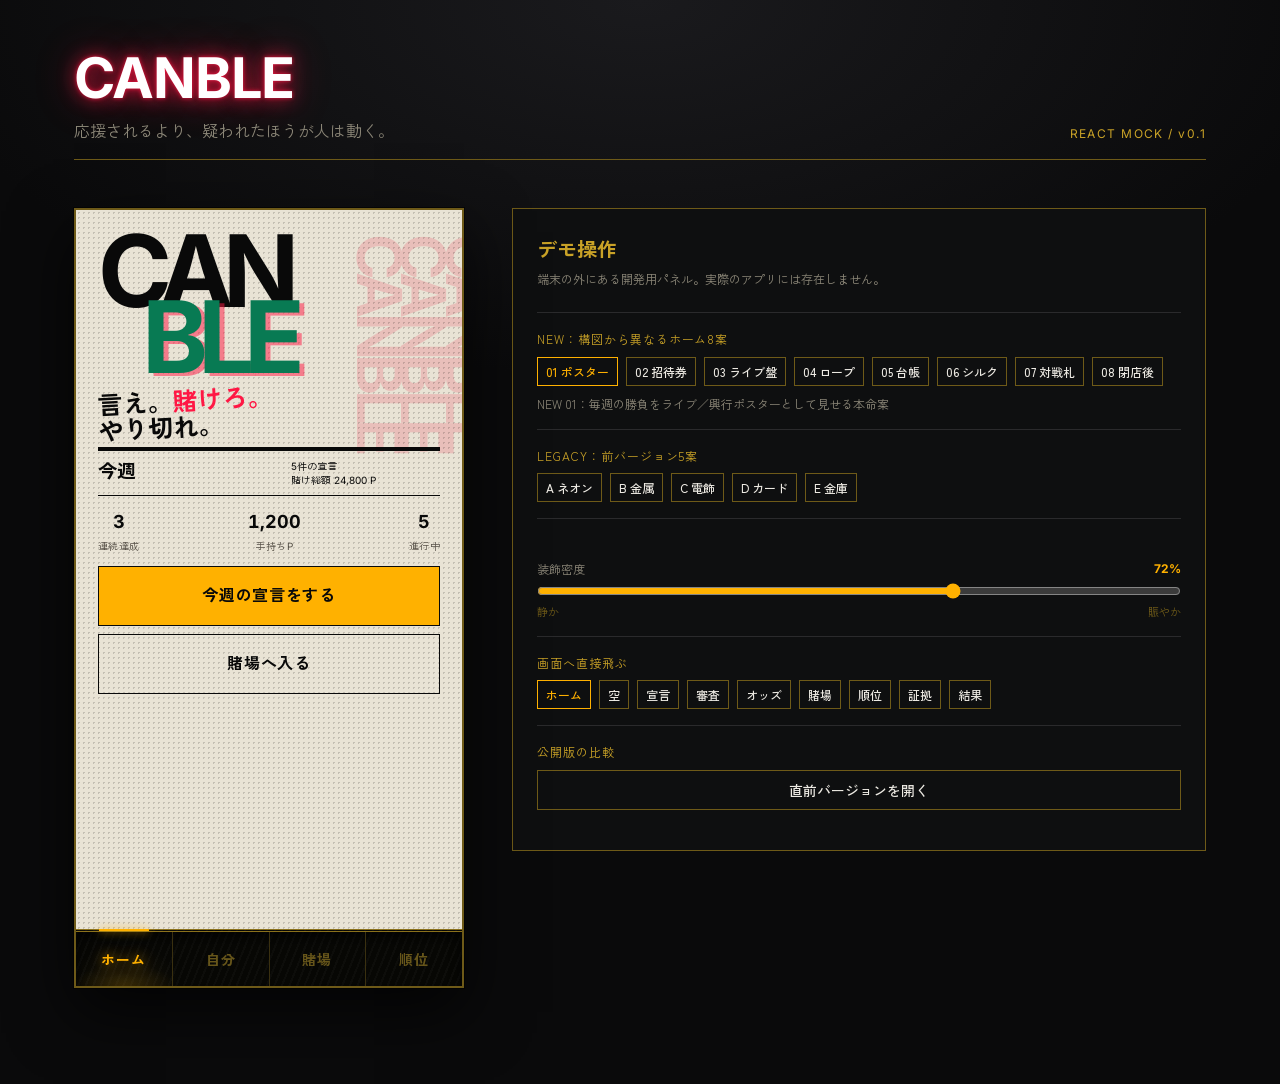
<file: versions/310f970/index.html>
<!doctype html>
<html lang="ja">
  <head>
    <meta charset="UTF-8" />
    <meta name="viewport" content="width=device-width, initial-scale=1.0" />
    <meta name="description" content="CANBLE — 宣言を賭けに変えるReactモック" />
    <title>CANBLE — React Mock</title>
    <script type="module" crossorigin src="./assets/index-Ck9kJHAU.js"></script>
    <link rel="stylesheet" crossorigin href="./assets/index-jmZaJS6Y.css">
  </head>
  <body>
    <div id="app"></div>
  </body>
</html>
</file>
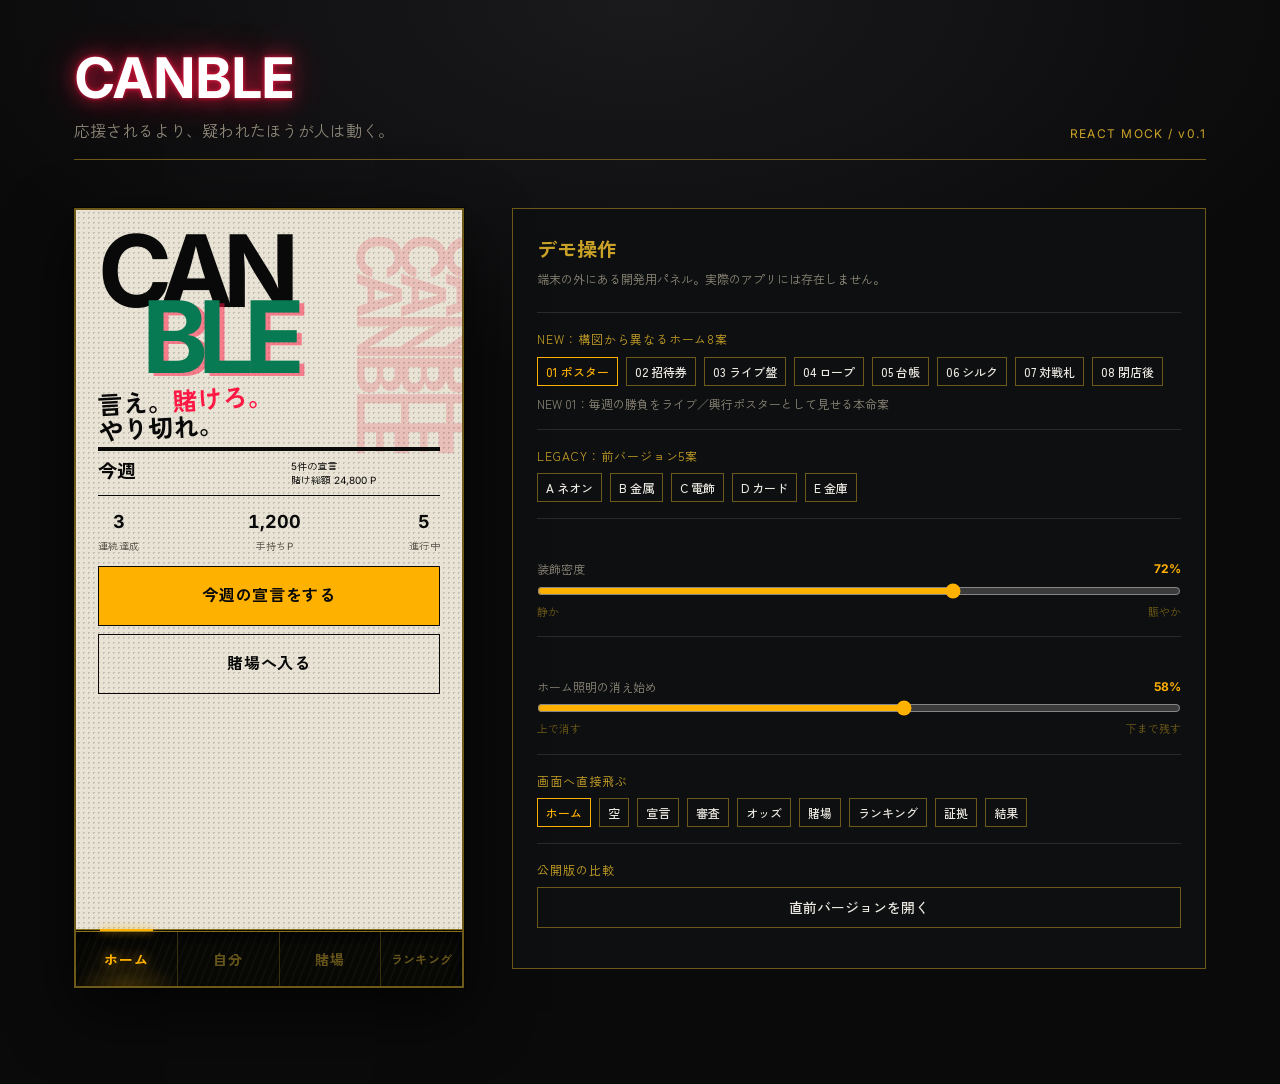
<file: versions/4662376/index.html>
<!doctype html>
<html lang="ja">
  <head>
    <meta charset="UTF-8" />
    <meta name="viewport" content="width=device-width, initial-scale=1.0" />
    <meta name="description" content="CANBLE — 宣言を賭けに変えるReactモック" />
    <title>CANBLE — React Mock</title>
    <script type="module" crossorigin src="./assets/index-0MWK_N_o.js"></script>
    <link rel="stylesheet" crossorigin href="./assets/index-Cc8bd_Ia.css">
  </head>
  <body>
    <div id="app"></div>
  </body>
</html>
</file>
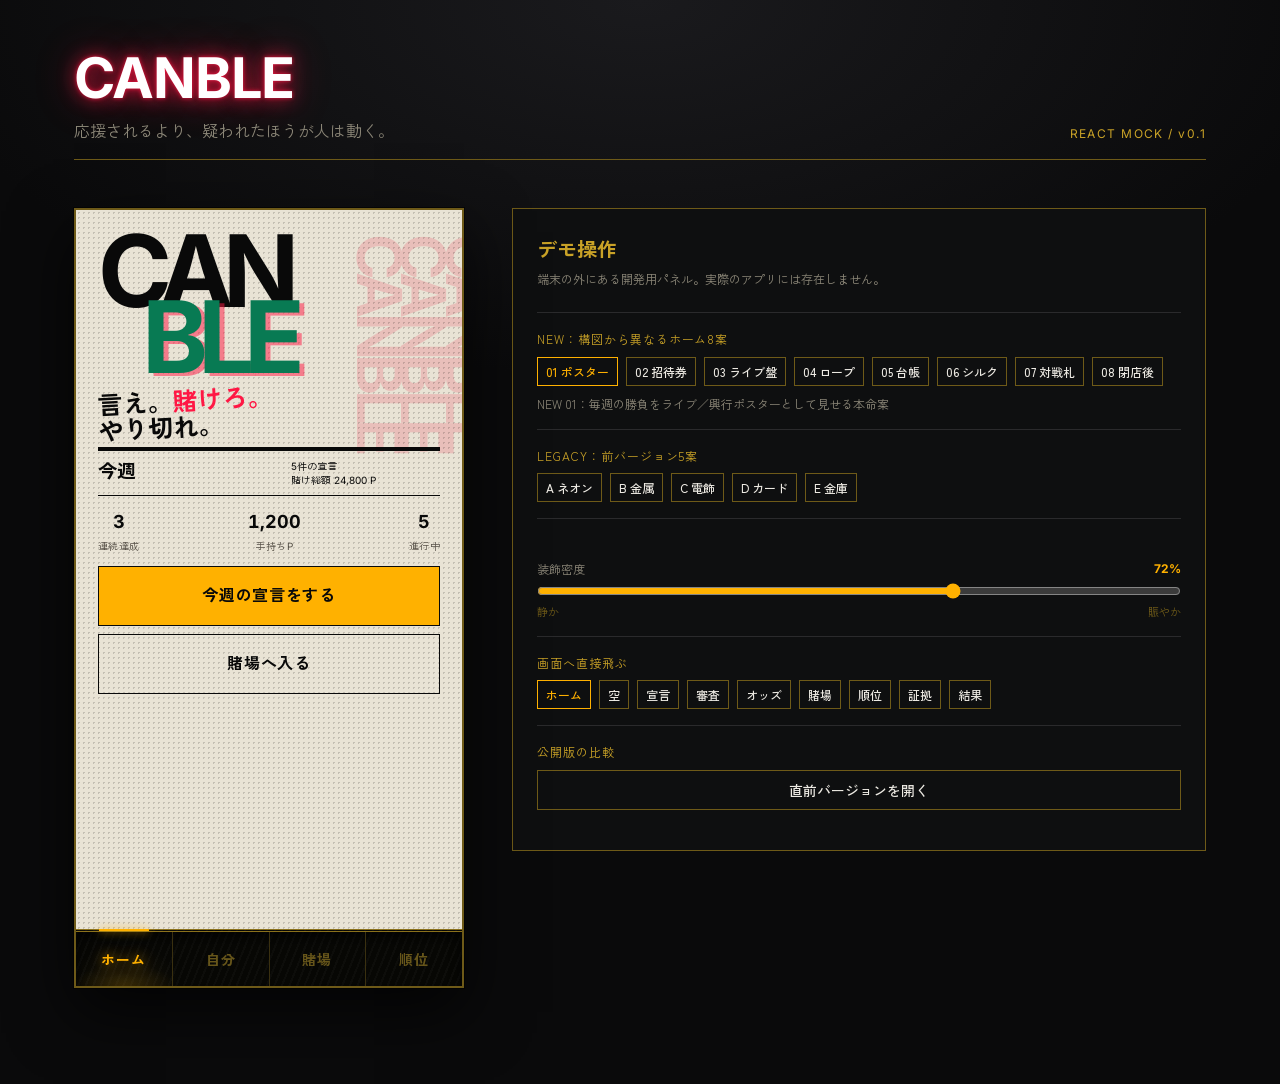
<file: versions/481d44f/index.html>
<!doctype html>
<html lang="ja">
  <head>
    <meta charset="UTF-8" />
    <meta name="viewport" content="width=device-width, initial-scale=1.0" />
    <meta name="description" content="CANBLE — 宣言を賭けに変えるReactモック" />
    <title>CANBLE — React Mock</title>
    <script type="module" crossorigin src="./assets/index-Dj9moVPG.js"></script>
    <link rel="stylesheet" crossorigin href="./assets/index-CoKu5KyV.css">
  </head>
  <body>
    <div id="app"></div>
  </body>
</html>
</file>
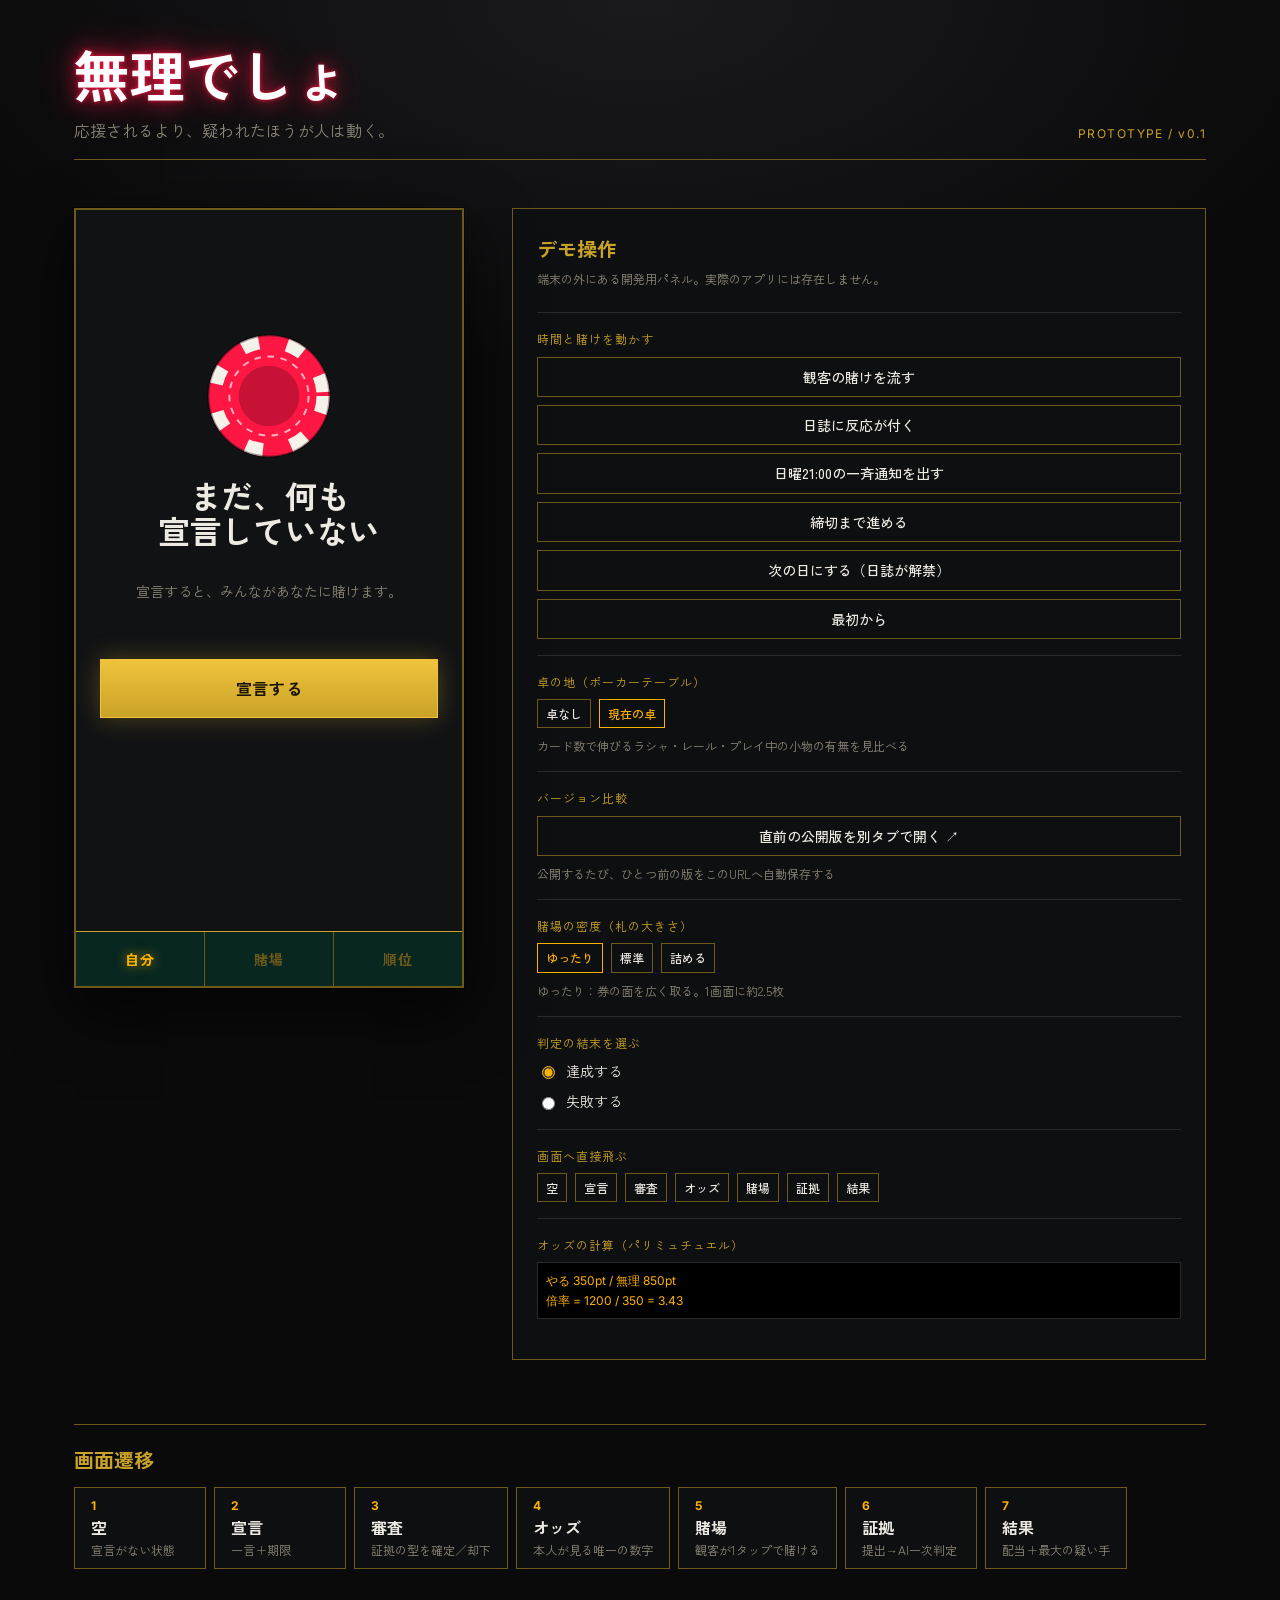
<file: versions/4a90795/index.html>
<!doctype html>
<html lang="ja">
<head>
<meta charset="utf-8">
<meta name="viewport" content="width=device-width,initial-scale=1">
<title>無理でしょ — プロトタイプ</title>
<link rel="stylesheet" href="vendor/fonts/fonts.css">
<link rel="stylesheet" href="styles.css">
</head>
<body>

<!-- ============================================================
     SVG定義：グレイン（乗算）とハーフトーンドット。
     装飾シェイプにだけ使う。画像アセットは持たない方針。
     ============================================================ -->
<svg class="svg-defs" aria-hidden="true" focusable="false">
  <defs>
    <!-- カジノチップ。currentColor で色を差し替えて使い回す -->
    <g id="chip">
      <circle cx="50" cy="50" r="46" fill="currentColor"/>
      <!-- 外周のエッジマーク（ダッシュで表現） -->
      <circle cx="50" cy="50" r="41" fill="none" stroke="#F5F2EA" stroke-width="10"
              stroke-dasharray="13 21.46"/>
      <circle cx="50" cy="50" r="46" fill="none" stroke="rgba(0,0,0,.35)" stroke-width="2"/>
      <!-- 内側のリング -->
      <circle cx="50" cy="50" r="30" fill="none" stroke="rgba(255,255,255,.65)"
              stroke-width="1.5" stroke-dasharray="5 5"/>
      <circle cx="50" cy="50" r="23" fill="rgba(0,0,0,.22)"/>
    </g>

    <!-- カードのスート。卓の刻印に使う。currentColor で色を差し替える -->
    <g id="suit-spade"><path fill="currentColor"
      d="M12 2C12 2 3.5 9 3.5 13.8c0 2.6 2 4.2 4.2 4.2 1.6 0 2.7-.9 3.2-1.6-.3 2.2-1.1 3.8-2.2 4.4h6.6c-1.1-.6-1.9-2.2-2.2-4.4.5.7 1.6 1.6 3.2 1.6 2.2 0 4.2-1.6 4.2-4.2C20.5 9 12 2 12 2z"/></g>
    <g id="suit-heart"><path fill="currentColor"
      d="M12 21.2S3.2 15.3 3.2 9.5A4.8 4.8 0 0 1 12 6.8a4.8 4.8 0 0 1 8.8 2.7c0 5.8-8.8 11.7-8.8 11.7z"/></g>
    <g id="suit-diamond"><path fill="currentColor" d="M12 1.8l7.6 10.2L12 22.2 4.4 12z"/></g>
    <g id="suit-club"><path fill="currentColor"
      d="M12 2.2a4.2 4.2 0 0 0-3.4 6.7A4.2 4.2 0 1 0 7.8 17c1.1 0 2-.4 2.7-1.1-.2 2.2-1 3.8-2.1 4.9h7.2c-1.1-1.1-1.9-2.7-2.1-4.9.7.7 1.6 1.1 2.7 1.1a4.2 4.2 0 1 0-.8-8.1A4.2 4.2 0 0 0 12 2.2z"/></g>
  </defs>
</svg>

<div class="stage">

  <!-- ヘッダー：プロトの説明。実アプリの画面ではない -->
  <header class="stage__head">
    <div>
      <h1 class="wordmark">無理でしょ</h1>
      <p class="tagline">応援されるより、疑われたほうが人は動く。</p>
    </div>
    <p class="stamp">PROTOTYPE&nbsp;/&nbsp;v0.1</p>
  </header>

  <div class="stage__body">

    <!-- ================= 端末フレーム ================= -->
    <div class="phone">
      <div class="phone__screen" id="screen">

        <!-- ---------- 自分タブ：宣言がまだ無い状態 ---------- -->
        <section class="view" data-view="empty">
          <div class="view__pad view__center">
            <svg class="blob blob--empty" viewBox="0 0 100 100" aria-hidden="true">
              <use href="#chip" color="#FF1744"/>
            </svg>
            <h2 class="h-2">まだ、何も<br>宣言していない</h2>
            <p class="muted">宣言すると、みんながあなたに賭けます。</p>
            <button class="btn btn--fill" data-go="declare">宣言する</button>
          </div>
        </section>

        <!-- ---------- 宣言：入力 ---------- -->
        <section class="view" data-view="declare">
          <div class="view__pad">
            <p class="step">STEP 1 / 2</p>
            <h2 class="h-2">何を、いつまでに？</h2>

            <label class="field">
              <span class="field__label">宣言</span>
              <textarea id="declare-text" rows="3" placeholder="例）今週中にジムへ行く"></textarea>
            </label>

            <div class="chips">
              <button class="chip" data-fill="今週中にジムへ行く">今週中にジムへ行く</button>
              <button class="chip" data-fill="金曜までに履歴書を出す">金曜までに履歴書を出す</button>
              <button class="chip chip--bad" data-fill="やる気を出す">やる気を出す</button>
            </div>

            <label class="field">
              <span class="field__label">期限</span>
              <select id="declare-due">
                <option value="6">3日後</option>
                <option value="14" selected>今週の日曜 23:59</option>
                <option value="30">今月末</option>
              </select>
            </label>

            <button class="btn btn--fill" id="declare-submit">審査にかける</button>
            <p class="note">証明できない宣言は、受け付けられません。</p>
          </div>
        </section>

        <!-- ---------- 宣言：AI審査の結果 ---------- -->
        <section class="view" data-view="check">
          <div class="view__pad">
            <p class="step">STEP 2 / 2</p>

            <!-- 審査中 -->
            <div id="check-loading">
              <h2 class="h-2">審査中<span class="dots"><i>.</i><i>.</i><i>.</i></span></h2>
              <p class="muted">この宣言を、何で証明できるか調べています。</p>
            </div>

            <!-- 却下 -->
            <div id="check-reject" hidden>
              <p class="verdict verdict--reject">却下</p>
              <blockquote class="quote" id="reject-quote"></blockquote>
              <p class="reason" id="reject-reason"></p>
              <p class="muted">達成したかどうかを、誰も判定できません。<br>賭けの対象にできない宣言です。</p>
              <button class="btn" data-go="declare">書き直す</button>
            </div>

            <!-- 受理 -->
            <div id="check-accept" hidden>
              <p class="verdict verdict--accept">受理</p>
              <blockquote class="quote" id="accept-quote"></blockquote>
              <div class="kv">
                <span class="kv__k">証拠の型</span>
                <span class="kv__v" id="accept-proof"></span>
              </div>
              <div class="kv">
                <span class="kv__k">判定</span>
                <span class="kv__v">AI一次判定＋外した人の異議申し立て</span>
              </div>
              <p class="muted">この宣言は賭場に出されます。<br>あなたは自分に賭けられません。</p>
              <button class="btn btn--fill" id="accept-go">賭場に出す</button>
            </div>
          </div>
        </section>

        <!-- ---------- 自分のオッズ（本プロダクトの主役画面） ---------- -->
        <section class="view view--odds led-grid" data-view="odds">
          <div class="view__pad">
            <div class="odds__top">
              <span class="odds__plate">ODDS BOARD</span>
              <span class="live">LIVE</span>
            </div>

            <p class="odds__label" id="odds-mydeclare">今週中にジムへ行く</p>

            <div class="odds__figure" id="odds-figure">
              <span class="odds__num" id="odds-value">3.4</span>
              <span class="odds__unit">倍</span>
            </div>
            <p class="odds__delta" id="odds-delta"></p>

            <p class="odds__doubt">
              <b id="odds-doubt">68</b>% が「無理でしょ」
            </p>

            <div class="odds__bar" aria-hidden="true">
              <div class="odds__bar-do" id="odds-bar-do"></div>
            </div>

            <p class="odds__time">残り <b id="odds-time">2日 14時間</b></p>

            <hr class="rule">
            <p class="odds__whisper">誰がいくら賭けたかは、あなたには見えません。</p>

            <!-- 日誌：宣言者本人が1日1回だけ書ける。賭場のスレッドとして他人に見られる。
                 「証拠を出す」は締切まで使わないが日誌は毎日使うので、頻度どおり日誌を上に置く -->
            <div class="journal">
              <div class="journal__head">
                <span class="journal__cap">今日の日誌</span>
                <span class="journal__day" id="journal-day">Day 4</span>
              </div>

              <div id="journal-compose">
                <textarea id="journal-text" rows="2" placeholder="今日の進捗を、正直に書く"></textarea>
                <button class="btn" id="journal-post">投稿する</button>
                <p class="note">1日1回まで。賭場で誰でも読める。</p>
              </div>
              <p class="journal__posted" id="journal-done" hidden>今日はもう投稿済み。また明日。</p>

              <!-- 過去ログは畳んでおく。日数が増えても投稿欄が押し出されないように -->
              <details class="journal__past" id="journal-past" hidden>
                <summary>これまでの日誌<b id="journal-count">0</b></summary>
                <ul class="journal__log" id="journal-log"><!-- JSで描画 --></ul>
              </details>
            </div>

            <button class="btn btn--fill" id="odds-judge">証拠を出す</button>
          </div>

          <svg class="blob blob--odds" viewBox="0 0 100 100" aria-hidden="true">
            <use href="#chip" color="#FF1744"/>
          </svg>
        </section>

        <!-- ---------- 賭場（観客） ---------- -->
        <section class="view view--floor" data-view="floor" id="floor-view" data-skin="card" data-density="loose">
          <div class="floor__head">
            <h2 class="h-3">賭場</h2>
            <p class="floor__credit"><b id="pt">1,200</b> pt</p>
          </div>
          <!-- ポーカーテーブル。賭場セクション全体へ敷くので、
               目標カードが増えたぶんだけ卓も下へ伸びる。
               inner で overflow を切っているので、内側の楕円は好きなだけ大きくできる -->
          <div class="floor__table" aria-hidden="true">
            <div class="table__inner">
              <div class="table__felt"></div>
              <div class="table__line"></div>
              <div class="table__mark">
                <svg class="table__suits" viewBox="0 0 108 24">
                  <use href="#suit-spade"   x="0"  />
                  <use href="#suit-heart"   x="28" />
                  <use href="#suit-diamond" x="56" />
                  <use href="#suit-club"    x="84" />
                </svg>
                <p class="table__name">無理でしょ</p>
                <p class="table__sub">NO LIMIT — DECLARE &amp; BET</p>
              </div>

              <!-- プレイ中の痕跡。操作UIではなく、卓の背景としてだけ存在する -->
              <div class="table__props">
                <div class="table-prop table-prop--chips">
                  <svg class="prop-chip prop-chip--red" viewBox="0 0 100 100"><use href="#chip"/></svg>
                  <svg class="prop-chip prop-chip--gold" viewBox="0 0 100 100"><use href="#chip"/></svg>
                  <svg class="prop-chip prop-chip--ivory" viewBox="0 0 100 100"><use href="#chip"/></svg>
                  <svg class="prop-chip prop-chip--red2" viewBox="0 0 100 100"><use href="#chip"/></svg>
                </div>

                <div class="table-prop table-prop--cards">
                  <i class="prop-card prop-card--back"></i>
                  <i class="prop-card prop-card--face">
                    <b>A</b>
                    <svg viewBox="0 0 24 24"><use href="#suit-spade"/></svg>
                  </i>
                </div>

                <div class="table-prop table-prop--cash">
                  <i class="prop-note prop-note--back"><b>100</b></i>
                  <i class="prop-note"><span>$</span><b>100</b></i>
                </div>

                <div class="table-prop table-prop--pawn"><i></i></div>
              </div>

              <div class="table__rail"><i></i></div>
              <div class="table__rail table__rail--bottom"><i></i></div>
            </div>
          </div>

          <ul class="floor__list" id="floor-list"><!-- JSで描画 --></ul>
        </section>

        <!-- ---------- 順位 ---------- -->
        <section class="view view--rank" data-view="rank">
          <div class="rank__head">
            <h2 class="h-3">順位</h2>
            <div class="rank__segs">
              <button class="rank__seg is-on" data-rank="hits">予想的中</button>
              <button class="rank__seg" data-rank="done">宣言達成</button>
            </div>
            <p class="rank__note" id="rank-note"></p>
          </div>
          <ol class="rank__list" id="rank-list"><!-- JSで描画 --></ol>
        </section>

        <!-- ---------- 判定：証拠提出 ---------- -->
        <section class="view" data-view="judge">
          <div class="view__pad">
            <h2 class="h-2">証拠を出す</h2>
            <div class="kv">
              <span class="kv__k">求められている証拠</span>
              <span class="kv__v" id="judge-proof">ジムでの写真、または位置情報</span>
            </div>

            <div class="dropzone" id="dropzone">
              <span>タップして提出</span>
            </div>

            <div id="judge-progress" hidden>
              <p class="muted" id="judge-step">証拠を照合しています…</p>
              <div class="meter"><div class="meter__fill" id="judge-meter"></div></div>
            </div>

            <p class="note">提出後、外した人だけが異議を申し立てられます。</p>
          </div>
        </section>

        <!-- ---------- 判定結果 ---------- -->
        <section class="view view--result" data-view="result">
          <div class="view__pad view__center">
            <p class="result__verdict" id="result-verdict">達成</p>
            <p class="result__declare" id="result-declare">今週中にジムへ行く</p>

            <div class="doubter">
              <p class="doubter__cap">最大の疑い手</p>
              <p class="doubter__name" id="doubter-name">@yamada</p>
              <p class="doubter__loss" id="doubter-loss">500 pt を失いました</p>
            </div>

            <p class="muted" id="result-payout">やる側 12人に 3.4倍 が配当されました。</p>
            <button class="btn" data-go="floor">賭場へ戻る</button>
          </div>

          <svg class="blob blob--result" viewBox="0 0 100 100" aria-hidden="true">
            <use href="#chip" color="#00C853"/>
          </svg>
        </section>

      </div><!-- /.phone__screen -->

      <!-- タブバー：実アプリのナビ -->
      <nav class="tabbar">
        <button class="tab is-on" data-tab="mine">自分</button>
        <button class="tab" data-tab="floor">賭場</button>
        <button class="tab" data-tab="rank">順位</button>
      </nav>

      <!-- 週次の一斉通知：日曜21:00、宣言のない全員に同時に飛ぶ -->
      <div class="notice" id="notice" hidden>
        <div class="notice__panel" role="dialog" aria-modal="true" aria-labelledby="notice-title">
          <p class="notice__when">日曜 21:00 ／ 全員に同時送信</p>
          <h2 class="notice__title" id="notice-title">今週の宣言、10分以内。</h2>
          <p class="notice__count" id="notice-count">10:00</p>
          <p class="notice__sub" id="notice-sub">いま宣言のない全員に、同時に届いています。</p>
          <button class="btn btn--fill" id="notice-go">宣言する</button>
          <button class="btn" id="notice-later">あとで</button>
        </div>
      </div>

      <!-- スレッド：賭場カード1件ぶんの日誌一覧。一覧の直下へ積まず別面へ分離する。
           <dialog>+showModal() は top-layer に出て端末フレームの外へはみ出すため、
           .phone の中に絶対配置したシートとして自前で作る（Esc・背景クリックもJS側） -->
      <div class="sheet" id="thread-sheet" hidden>
        <div class="sheet__panel" role="dialog" aria-modal="true" aria-labelledby="thread-declare">
          <div class="sheet__head">
            <div>
              <p class="sheet__who" id="thread-who">@kenta</p>
              <p class="sheet__text" id="thread-declare"></p>
            </div>
            <button class="sheet__close" id="thread-close" aria-label="閉じる">×</button>
          </div>
          <ul class="sheet__list" id="thread-list"><!-- JSで描画 --></ul>
        </div>
      </div>
    </div><!-- /.phone -->

    <!-- ================= デモ操作パネル（端末の外＝実UIではない） ================= -->
    <aside class="demopanel">
      <h2 class="demopanel__title">デモ操作</h2>
      <p class="demopanel__note">端末の外にある開発用パネル。実際のアプリには存在しません。</p>

      <div class="demopanel__group">
        <p class="demopanel__cap">時間と賭けを動かす</p>
        <button class="dbtn" id="d-flow">観客の賭けを流す</button>
        <button class="dbtn" id="d-react">日誌に反応が付く</button>
        <button class="dbtn" id="d-notice">日曜21:00の一斉通知を出す</button>
        <button class="dbtn" id="d-time">締切まで進める</button>
        <button class="dbtn" id="d-day">次の日にする（日誌が解禁）</button>
        <button class="dbtn" id="d-reset">最初から</button>
      </div>

      <div class="demopanel__group">
        <p class="demopanel__cap">卓の地（ポーカーテーブル）</p>
        <div class="demopanel__jump">
          <button class="dbtn dbtn--s tablebtn" data-table-pick="off">卓なし</button>
          <button class="dbtn dbtn--s tablebtn" data-table-pick="on">現在の卓</button>
        </div>
        <p class="demopanel__hint">カード数で伸びるラシャ・レール・プレイ中の小物の有無を見比べる</p>
      </div>

      <div class="demopanel__group">
        <p class="demopanel__cap">バージョン比較</p>
        <a class="dbtn dbtn--link" href="https://puppunosuke.github.io/murideshou/previous/"
           target="_blank" rel="noopener">直前の公開版を別タブで開く ↗</a>
        <p class="demopanel__hint">公開するたび、ひとつ前の版をこのURLへ自動保存する</p>
      </div>

      <div class="demopanel__group">
        <p class="demopanel__cap">賭場の密度（札の大きさ）</p>
        <div class="demopanel__jump">
          <button class="dbtn dbtn--s densbtn" data-density-pick="loose">ゆったり</button>
          <button class="dbtn dbtn--s densbtn" data-density-pick="normal">標準</button>
          <button class="dbtn dbtn--s densbtn" data-density-pick="tight">詰める</button>
        </div>
        <p class="demopanel__hint" id="dens-hint"></p>
      </div>

      <div class="demopanel__group">
        <p class="demopanel__cap">判定の結末を選ぶ</p>
        <label class="radio"><input type="radio" name="outcome" value="win" checked><span>達成する</span></label>
        <label class="radio"><input type="radio" name="outcome" value="lose"><span>失敗する</span></label>
      </div>

      <div class="demopanel__group">
        <p class="demopanel__cap">画面へ直接飛ぶ</p>
        <div class="demopanel__jump">
          <button class="dbtn dbtn--s" data-go="empty">空</button>
          <button class="dbtn dbtn--s" data-go="declare">宣言</button>
          <button class="dbtn dbtn--s" data-go="check">審査</button>
          <button class="dbtn dbtn--s" data-go="odds">オッズ</button>
          <button class="dbtn dbtn--s" data-go="floor">賭場</button>
          <button class="dbtn dbtn--s" data-go="judge">証拠</button>
          <button class="dbtn dbtn--s" data-go="result">結果</button>
        </div>
      </div>

      <div class="demopanel__group">
        <p class="demopanel__cap">オッズの計算（パリミュチュエル）</p>
        <pre class="formula" id="formula">やる 350pt / 無理 850pt
倍率 = 1200 / 350 = 3.43</pre>
      </div>
    </aside>

  </div><!-- /.stage__body -->

  <!-- 画面遷移の全体図 -->
  <section class="flowmap">
    <h2 class="h-3">画面遷移</h2>
    <ol class="flowmap__list">
      <li><b>空</b><span>宣言がない状態</span></li>
      <li><b>宣言</b><span>一言＋期限</span></li>
      <li><b>審査</b><span>証拠の型を確定／却下</span></li>
      <li><b>オッズ</b><span>本人が見る唯一の数字</span></li>
      <li><b>賭場</b><span>観客が1タップで賭ける</span></li>
      <li><b>証拠</b><span>提出→AI一次判定</span></li>
      <li><b>結果</b><span>配当＋最大の疑い手</span></li>
    </ol>
  </section>

</div><!-- /.stage -->

<script src="app.js"></script>
</body>
</html>
</file>
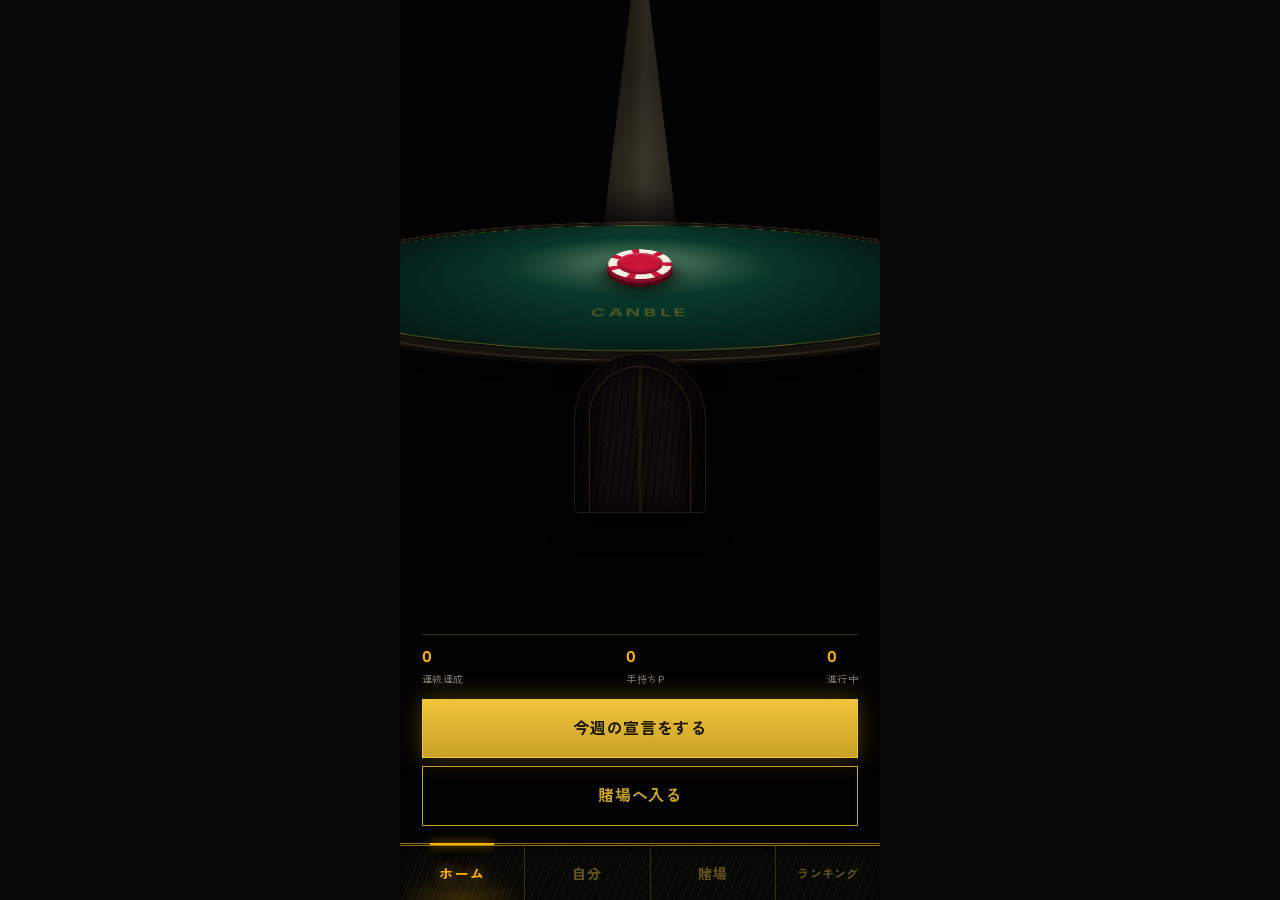
<file: versions/4e2688f/index.html>
<!doctype html>
<html lang="ja">
  <head>
    <meta charset="UTF-8" />
    <meta name="viewport" content="width=device-width, initial-scale=1.0" />
    <meta name="description" content="CANBLE — 宣言を賭けに変える目標達成アプリ" />
    <title>CANBLE</title>
    <script type="module" crossorigin src="./assets/app-DhL_bnKu.js"></script>
    <link rel="modulepreload" crossorigin href="./assets/styles-D5sLeoc_.js">
    <link rel="stylesheet" crossorigin href="./assets/styles-dFiM4T28.css">
  </head>
  <body>
    <div id="app"></div>
  </body>
</html>
</file>
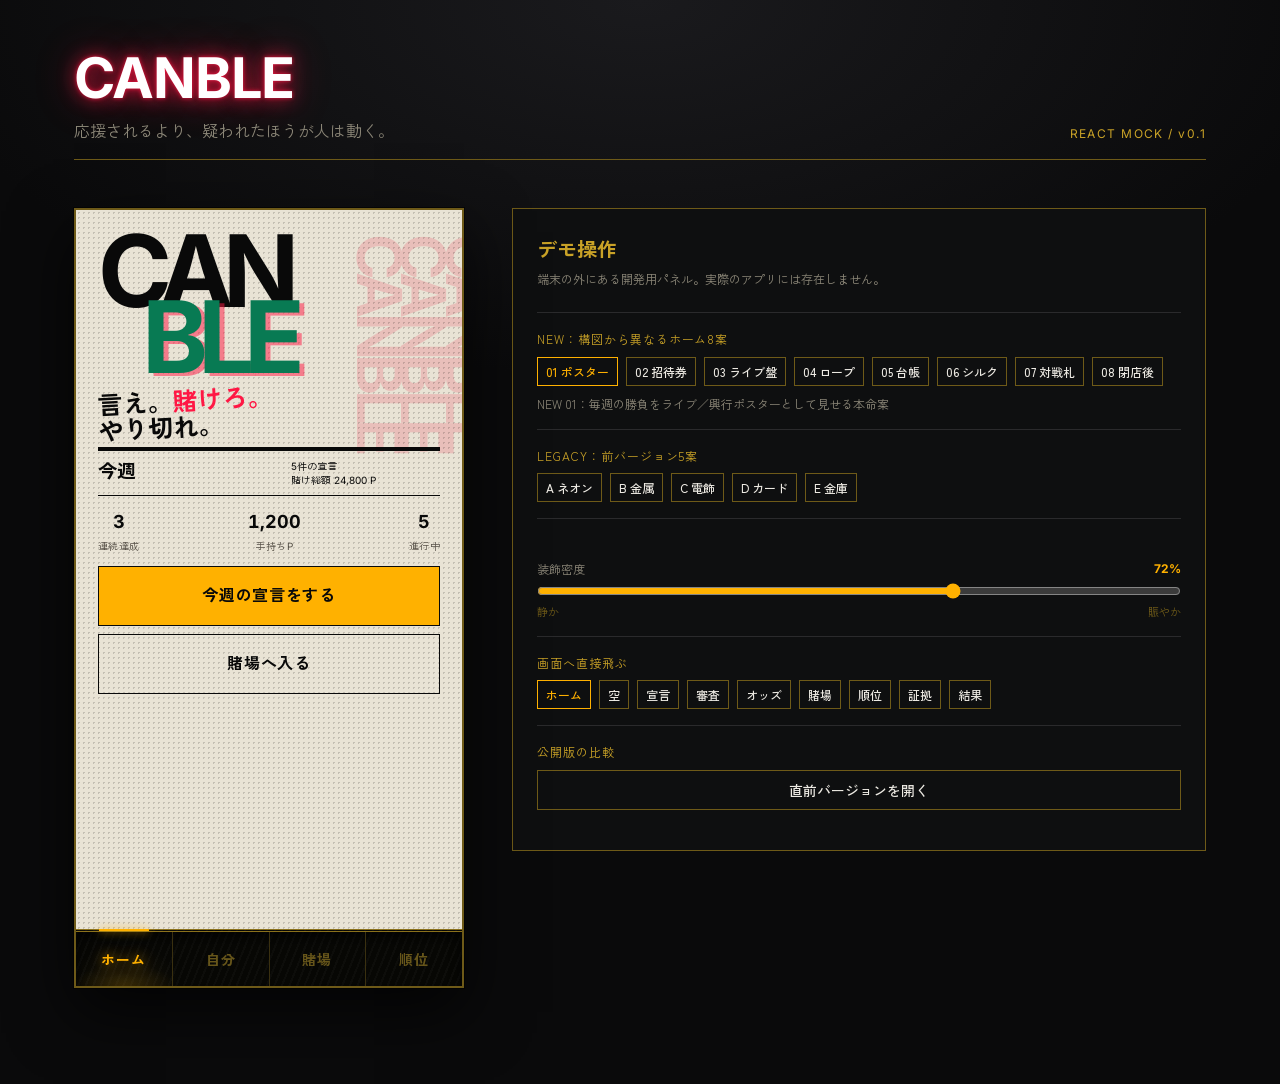
<file: versions/69ef855/index.html>
<!doctype html>
<html lang="ja">
  <head>
    <meta charset="UTF-8" />
    <meta name="viewport" content="width=device-width, initial-scale=1.0" />
    <meta name="description" content="CANBLE — 宣言を賭けに変えるReactモック" />
    <title>CANBLE — React Mock</title>
    <script type="module" crossorigin src="./assets/index-BmNLT3As.js"></script>
    <link rel="stylesheet" crossorigin href="./assets/index-DcxDjKsP.css">
  </head>
  <body>
    <div id="app"></div>
  </body>
</html>
</file>
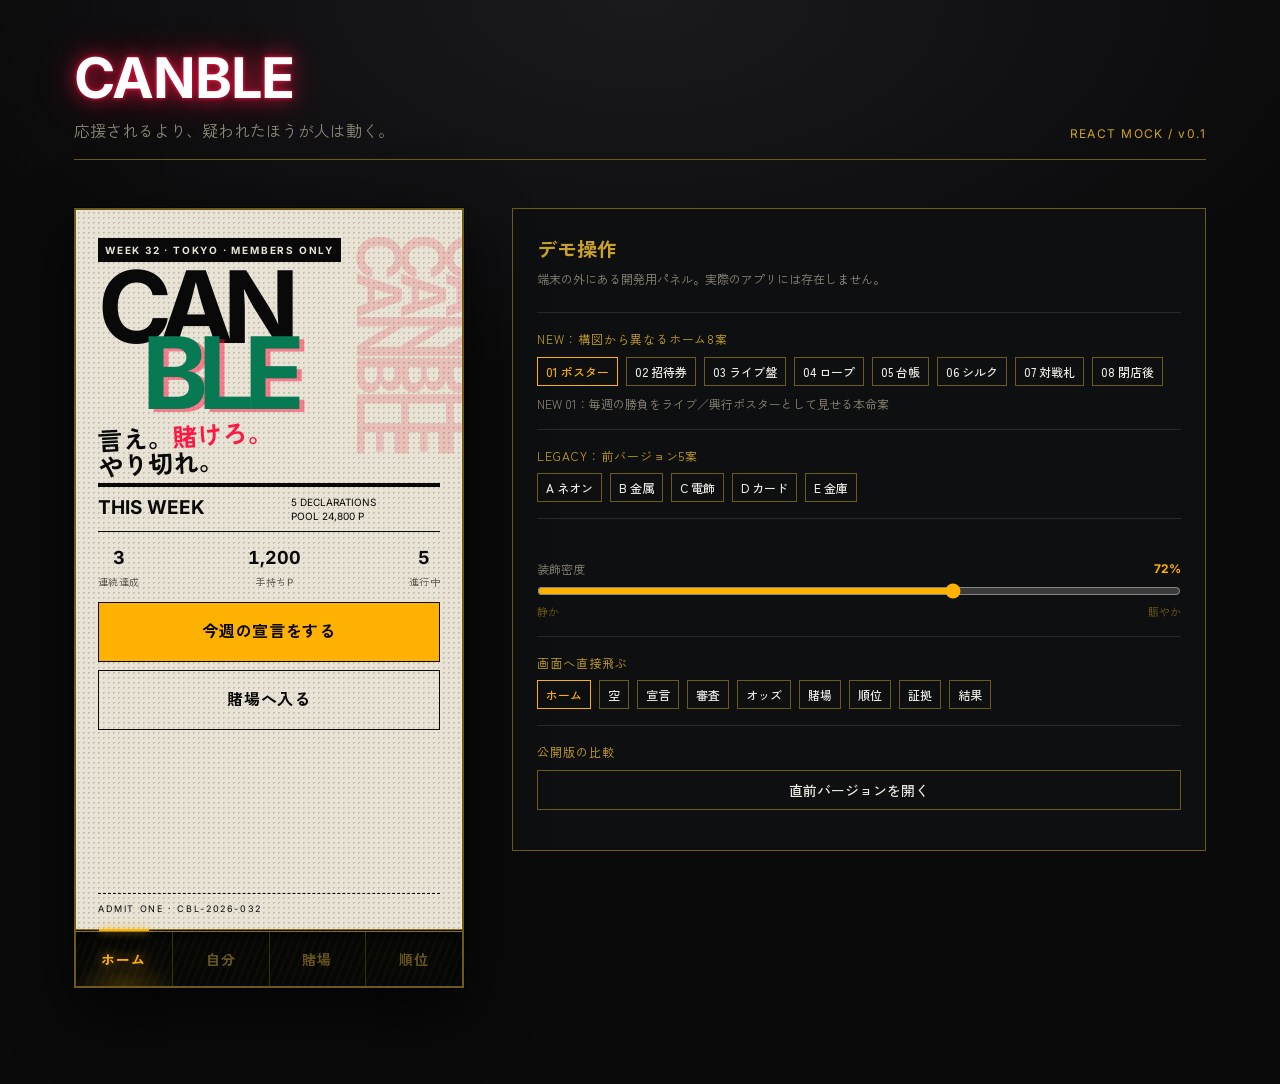
<file: versions/71140d5/index.html>
<!doctype html>
<html lang="ja">
  <head>
    <meta charset="UTF-8" />
    <meta name="viewport" content="width=device-width, initial-scale=1.0" />
    <meta name="description" content="CANBLE — 宣言を賭けに変えるReactモック" />
    <title>CANBLE — React Mock</title>
    <script type="module" crossorigin src="./assets/index-D_9vHLv8.js"></script>
    <link rel="stylesheet" crossorigin href="./assets/index-ScmWIG9I.css">
  </head>
  <body>
    <div id="app"></div>
  </body>
</html>
</file>
<file: assets/index-B5Kqy08c.css>
@font-face{font-family:Inter;font-style:normal;font-weight:400;font-display:swap;src:url(./inter-400-C38fXH4l.woff2)format("woff2")}@font-face{font-family:Inter;font-style:normal;font-weight:500;font-display:swap;src:url(./inter-500-Cerq10X2.woff2)format("woff2")}@font-face{font-family:Inter;font-style:normal;font-weight:700;font-display:swap;src:url(./inter-700-Yt3aPRUw.woff2)format("woff2")}@font-face{font-family:Zen Kaku Gothic New;font-style:normal;font-weight:400;font-display:swap;src:url(./zenkaku-400-CQIKlIYt.woff2)format("woff2")}@font-face{font-family:Zen Kaku Gothic New;font-style:normal;font-weight:500;font-display:swap;src:url(./zenkaku-500-Ddd6B-De.woff2)format("woff2")}@font-face{font-family:Zen Kaku Gothic New;font-style:normal;font-weight:700;font-display:swap;src:url(./zenkaku-700-cK9DHEuw.woff2)format("woff2")}:root{--night:#0a0a0b;--board:#111214;--felt:#0b3d2e;--felt-deep:#072720;--felt-line:#14563f;--gold:#c9a227;--gold-dim:#6e5a18;--chalk:#edeae3;--dust:#8c8778;--amber:#ffb100;--win:#00c853;--lose:#ff1744;--s-1:4px;--s-2:8px;--s-3:16px;--s-4:24px;--s-5:32px;--s-6:48px;--s-7:64px;--s-8:96px;--line:1.5px solid var(--gold-dim);--tabbar-h:calc(56px + env(safe-area-inset-bottom));--screen-h:calc(100dvh - var(--tabbar-h) - env(safe-area-inset-top));--card-inset:30px;--card-radius:14px;--ctrl-radius:8px;--bar-radius:3px}*{box-sizing:border-box}html,body,#app{width:100%;height:100%;min-height:100%;margin:0;padding:0}body{background:var(--night);color:var(--chalk);-webkit-font-smoothing:antialiased;justify-content:center;font-family:Zen Kaku Gothic New,Inter;line-height:1.6;display:flex;overflow:hidden}.svg-defs{width:0;height:0;position:absolute}button{font:inherit;color:inherit;cursor:pointer}.led-grid{background-image:radial-gradient(#ffffff0f 1px,#0000 1px);background-size:4px 4px}.app{--decor:.72;--home-light-fade:58%;background:var(--board);width:100%;max-width:480px;height:100dvh;min-height:100%;padding-top:env(safe-area-inset-top);flex-direction:column;margin:0 auto;display:flex;position:relative;overflow:hidden}.app__screen{overscroll-behavior-y:contain;-webkit-overflow-scrolling:touch;background:var(--board);flex:1;min-height:0;position:relative;overflow-y:auto}.view{min-height:100%;display:none;position:relative}.view.is-on{display:block}.view__pad{padding:var(--s-5) var(--s-4);z-index:1;position:relative}.view__center{min-height:calc(var(--screen-h) - var(--s-8));text-align:center;justify-content:center;align-items:center;gap:var(--s-3);flex-direction:column;display:flex}.view--home{background:var(--night);position:relative;overflow:hidden}.view--home.is-on{flex-direction:column;display:flex}.home-menu-button{z-index:12;top:max(14px, env(safe-area-inset-top));-webkit-backdrop-filter:blur(8px);backdrop-filter:blur(8px);background:#030303d1;border:1px solid #c9a22799;border-radius:50%;place-content:center;gap:5px;width:44px;height:44px;padding:0;display:grid;position:absolute;right:14px;box-shadow:0 5px 18px #00000080}.home-menu-button i{background:#e3c467;width:17px;height:1px;display:block}.home-menu-button:focus-visible,.home-drawer button:focus-visible,.home-drawer input:focus-visible{outline-offset:3px;outline:2px solid #f0d477}.home-drawer{z-index:80;-webkit-backdrop-filter:blur(3px);backdrop-filter:blur(3px);background:#000000b8;justify-content:flex-end;display:flex;position:absolute;inset:0}.home-drawer__panel{width:min(88%,360px);height:100%;padding:max(18px, env(safe-area-inset-top)) 18px calc(88px + env(safe-area-inset-bottom));color:#f1ead8;background:linear-gradient(90deg,#c9a22714,#0000 16px),#090a09;border-left:1px solid #c9a22780;animation:.18s ease-out menuSlideIn;overflow-y:auto;box-shadow:-18px 0 42px #000000b8}@keyframes menuSlideIn{0%{opacity:0;transform:translate(24px)}}.home-drawer__head{border-bottom:1px solid #c9a2275c;justify-content:space-between;align-items:center;min-height:48px;padding-bottom:12px;display:flex}.home-drawer__head h2{letter-spacing:.08em;margin:0;font-family:Georgia,Times New Roman,serif;font-size:25px;font-weight:500}.home-drawer__close{color:#e3c467;background:0 0;border:0;width:44px;height:44px;font-size:29px;line-height:1}.menu-section{border-bottom:1px solid #ffffff17;padding:24px 0}.menu-section h3{color:#c9a227;letter-spacing:.2em;margin:0 0 14px;font-size:12px}.menu-google{color:#171717;background:#fff;border:1px solid #d8d8d8;border-radius:2px;justify-content:center;align-items:center;gap:12px;width:100%;min-height:48px;font-size:14px;font-weight:700;display:flex}.menu-google b{color:#4285f4;font:700 19px Arial,sans-serif}.menu-footnote,.menu-status{color:#a7a18f;margin:10px 0 0;font-size:11px;line-height:1.65}.menu-status.is-connected{color:#c9e6c3;background:#5b9f511c;border-left:3px solid #5b9f51;align-items:center;min-height:44px;padding:0 12px;display:flex}.room-create{gap:10px;display:grid}.room-create label{color:#c8c0ab;font-size:12px}.room-create input,.room-ticket input{color:#f5ecd7;background:#11120f;border:1px solid #5b523c;border-radius:1px;width:100%;min-height:46px;padding:0 12px;font-size:14px}.room-invite,.room-ticket{color:#1b1710;background-color:#0000;background-image:radial-gradient(circle at 0,#0000 7px,#d9c896 8px),radial-gradient(circle at 100%,#0000 7px,#d9c896 8px);background-position:0,100%;background-repeat:no-repeat;background-size:51% 100%;background-attachment:scroll,scroll;background-origin:padding-box,padding-box;background-clip:border-box,border-box;margin-bottom:16px;padding:17px;position:relative}.room-invite>span,.room-ticket>span{color:#6b5b31;letter-spacing:.24em;margin-bottom:8px;font:700 10px Georgia,serif;display:block}.room-invite p,.room-ticket p{margin:0 0 14px;font-size:13px;line-height:1.55}.room-ticket h4{margin:0 0 7px;font:600 21px Georgia,Times New Roman,serif}.room-ticket input{color:#efe5ca;background:#0a0906d6;border-color:#776a49;min-height:42px;font-size:11px}.room-ticket>div{grid-template-columns:1fr 1fr;gap:8px;margin-top:9px;display:grid}.room-invite .btn,.room-ticket .btn,.room-create .btn{min-height:46px;margin:0}@media (prefers-reduced-motion:reduce){.home-drawer__panel{animation:none}}.home__deco{z-index:0;pointer-events:none;position:absolute;inset:0;overflow:hidden}.home__body{z-index:1;text-align:center;min-height:100%;padding:var(--s-6) var(--s-4);flex-direction:column;flex:1;justify-content:center;align-items:center;display:flex;position:relative}.home__est{letter-spacing:.24em;color:var(--gold-dim);margin:0 0 var(--s-3);font-family:Inter;font-size:11px}.home__logo{margin:0 0 var(--s-2)}.home__logo span{letter-spacing:-.02em;color:#fff;font-family:Inter;font-size:60px;font-weight:700;line-height:1;display:inline-block}.home__tag{color:var(--dust);margin:0 0 var(--s-5);font-size:14px}.home__stats{gap:var(--s-5);margin:0 0 var(--s-5);display:flex}.home__stats div{flex-direction:column;align-items:center;gap:2px;display:flex}.home__stats b{color:var(--amber);font-variant-numeric:tabular-nums;font-family:Inter;font-size:22px;font-weight:700}.home__stats span{color:var(--dust);letter-spacing:.04em;font-size:10px}.home__body .btn{width:260px;max-width:82%}.home__rays,.home__arch,.home__bulbs,.home__suits,.home__fan,.home__chips{opacity:0}.home__rays{background:repeating-conic-gradient(#ffb10024 0deg 3deg,#0000 3deg 15deg);border-radius:50%;width:560px;height:560px;position:absolute;top:34%;left:50%;transform:translate(-50%,-50%)}[data-home=neon] .home__rays{opacity:1;animation:60s linear infinite homeSpin}[data-home=neon] .home__logo span{color:#fff;text-shadow:0 0 4px #ff1744f2,0 0 18px #ff1744bf,0 0 46px #ff174473,0 0 90px #ffb10040;animation:4.2s ease-in-out infinite neonFlicker}[data-home=neon] .home__suits{opacity:.8;color:var(--lose);filter:drop-shadow(0 0 6px #ff174499)}@keyframes homeSpin{to{transform:translate(-50%,-50%)rotate(360deg)}}@keyframes neonFlicker{0%,19%,21%,55%,57%,to{opacity:1}20%,56%{opacity:.82}}[data-home=plate] .home__arch{opacity:1;border:3px solid var(--gold-dim);background:linear-gradient(160deg,#c9a22724,#0000 55%),radial-gradient(90% 60% at 50% 20%,#ffffff0d,#0000 70%);width:300px;height:300px;position:absolute;top:16%;left:50%;transform:translate(-50%);box-shadow:inset 0 0 0 6px #0006,inset 0 2px #ffffff14}[data-home=plate] .home__logo span{color:#0000;background:linear-gradient(#8c7a2e 0%,#f0c33c 46%,#6e5a18 100%);filter:drop-shadow(0 1px #ffffff40)drop-shadow(0 2px 2px #000000d9);-webkit-background-clip:text;background-clip:text}[data-home=plate] .home__suits{opacity:.55;color:var(--gold-dim)}.home__bulbs{position:absolute;inset:8% 6%}.home__bulbs i{background:var(--amber);width:8px;height:8px;box-shadow:0 0 8px var(--amber), 0 0 2px #fff;border-radius:50%;position:absolute}.home__bulbs i:first-child{top:0%;left:0%}.home__bulbs i:nth-child(2){top:0%;left:25%}.home__bulbs i:nth-child(3){top:0%;left:50%}.home__bulbs i:nth-child(4){top:0%;left:75%}.home__bulbs i:nth-child(5){top:0%;left:100%}.home__bulbs i:nth-child(6){top:33%;left:100%}.home__bulbs i:nth-child(7){top:66%;left:100%}.home__bulbs i:nth-child(8){top:100%;left:100%}.home__bulbs i:nth-child(9){top:100%;left:75%}.home__bulbs i:nth-child(10){top:100%;left:50%}.home__bulbs i:nth-child(11){top:100%;left:25%}.home__bulbs i:nth-child(12){top:100%;left:0%}.home__bulbs i:nth-child(13){top:66%;left:0%}.home__bulbs i:nth-child(14){top:33%;left:0%}.home__bulbs i:nth-child(15){top:0%;left:50%;transform:translateY(-14px)}.home__bulbs i:nth-child(16){top:100%;left:50%;transform:translateY(14px)}[data-home=marquee] .home__bulbs{opacity:1}[data-home=marquee] .home__bulbs i{animation:1.4s infinite bulbBlink}[data-home=marquee] .home__bulbs i:nth-child(3n){animation-delay:.25s}[data-home=marquee] .home__bulbs i:nth-child(3n+1){animation-delay:.5s}@keyframes bulbBlink{0%,to{opacity:1}50%{opacity:.2}}[data-home=marquee] .home__logo span{color:#fff;text-shadow:0 0 6px #ffffffd9,0 0 22px #ffb100b3}[data-home=marquee] .home__suits{opacity:.7;color:var(--amber)}.home__fan{position:absolute;bottom:6%;left:50%}.home__fan i{background:linear-gradient(160deg, #c9a22729, #0006 60%), var(--felt);transform-origin:50% 91px;border:1.5px solid #edeae38c;border-radius:4px;width:42px;height:73px;position:absolute;top:-36px;left:-21px;box-shadow:0 6px 10px #00000080}.home__fan i:first-child{transform:rotate(-32deg)}.home__fan i:nth-child(2){transform:rotate(-16deg)}.home__fan i:nth-child(3){transform:rotate(0)}.home__fan i:nth-child(4){transform:rotate(16deg)}.home__fan i:nth-child(5){transform:rotate(32deg)}[data-home=fan] .home__fan{opacity:1}[data-home=fan] .home__suits{opacity:.7;color:var(--gold)}[data-home=fan] .home__logo span{color:#fff;text-shadow:0 0 8px #000000e6,0 4px 18px #000000b3}[data-home=vault] .home__arch{opacity:1;width:320px;height:320px;box-shadow:inset 0 0 0 3px var(--gold-dim), inset 0 0 26px #000c, 0 0 0 2px #0009;background:repeating-conic-gradient(#ffffff0a 0deg 2deg,#0000 2deg 10deg),radial-gradient(circle at 50% 40%,#c9a22724,#0000 65%);border:8px solid #1e1b10;border-radius:50%;position:absolute;top:18%;left:50%;transform:translate(-50%)}.home__chips{width:320px;height:320px;position:absolute;top:18%;left:50%;transform:translate(-50%)}.home__chips i{background:radial-gradient(circle at 35% 30%,#f0c33c,#6e5a18 70%);border-radius:50%;width:14px;height:14px;position:absolute;box-shadow:inset 0 0 0 2px #00000080,0 2px 3px #0009}.home__chips i:first-child{top:-7px;left:calc(50% - 7px)}.home__chips i:nth-child(2){top:calc(50% - 7px);left:-7px}.home__chips i:nth-child(3){top:calc(50% - 7px);right:-7px}[data-home=vault] .home__chips{opacity:1}[data-home=vault] .home__logo span{color:#0000;background:linear-gradient(#f0c33c,#6e5a18);filter:drop-shadow(0 2px 2px #000000d9);-webkit-background-clip:text;background-clip:text}.h-2{letter-spacing:-.01em;margin:0 0 var(--s-3);font-size:32px;font-weight:700;line-height:1.1}.h-3{color:var(--gold);margin:0;font-size:20px;font-weight:700;line-height:1.1}.muted{color:var(--dust);margin:0 0 var(--s-3);font-size:14px}.note{color:var(--dust);margin:var(--s-3) 0 0;font-size:12px}.step{letter-spacing:.16em;margin:0 0 var(--s-2);color:var(--gold);font-family:Inter;font-size:12px}.btn{border:1.5px solid var(--gold);width:100%;padding:var(--s-3);text-align:center;color:var(--gold);letter-spacing:.04em;margin-top:var(--s-4);background:0 0;border-radius:0;font-size:16px;font-weight:700;display:block}.btn--fill{color:#1a1405;background:linear-gradient(#f0c33c,#c9a227);border-color:#f0c33c;box-shadow:0 0 24px #c9a22759}.btn:active{transform:translate(1px,1px)}.field{margin-bottom:var(--s-4);display:block}.field__label{letter-spacing:.08em;margin-bottom:var(--s-2);color:var(--gold);font-size:12px;display:block}textarea,select{width:100%;font:inherit;color:var(--chalk);border:1.5px solid var(--gold-dim);padding:var(--s-2) var(--s-3);resize:none;background:#0a0a0b;border-radius:0;font-size:16px}textarea::placeholder{color:#5a5750}textarea:focus,select:focus{outline:2px solid var(--amber);outline-offset:1px}select option{color:var(--chalk);background:#0a0a0b}.verdict{margin:0 0 var(--s-3);font-family:Inter,Zen Kaku Gothic New;font-size:48px;font-weight:700;line-height:1.1}.verdict--reject{color:var(--lose);text-shadow:0 0 20px #ff174499}.verdict--accept{color:var(--win);text-shadow:0 0 20px #00c85380}.quote{margin:0 0 var(--s-4);padding:var(--s-3);border-left:6px solid var(--gold);color:var(--chalk);background:#0a0a0b;font-size:20px;font-weight:500}.reason{margin:0 0 var(--s-3);font-size:16px;font-weight:500}.kv{gap:var(--s-3);padding:var(--s-2) 0;border-top:1.5px solid #2a2a2c;display:flex}.kv__k{color:var(--dust);flex:0 0 132px;font-size:12px}.kv__v{flex:1;font-size:14px;font-weight:500}.dots i{animation:1.2s infinite blink}.dots i:nth-child(2){animation-delay:.2s}.dots i:nth-child(3){animation-delay:.4s}@keyframes blink{0%,60%,to{opacity:.2}30%{opacity:1}}.view--odds.is-on{display:flex}.view--odds{background:#000}.view--odds .view__pad{padding-top:var(--s-4);flex-direction:column;flex:1;display:flex}.view--odds .journal{order:1}.view--odds #odds-judge{order:2}.view--odds.is-due #odds-judge{order:0}.odds__top{border-bottom:1.5px solid var(--gold-dim);padding-bottom:var(--s-2);margin-bottom:var(--s-4);justify-content:space-between;align-items:center;display:flex}.odds__plate{letter-spacing:.24em;color:var(--gold);font-family:Inter;font-size:12px}.live{align-items:center;gap:var(--s-1);letter-spacing:.12em;color:var(--lose);font-family:Inter;font-size:12px;display:flex}.live:before{content:"";background:var(--lose);width:8px;height:8px;box-shadow:0 0 8px var(--lose);border-radius:50%;animation:1.4s infinite pulse}@keyframes pulse{0%,to{opacity:1}50%{opacity:.25}}.odds__label{margin:0 0 var(--s-4);color:var(--chalk);font-size:16px;font-weight:700}.odds__figure{align-items:baseline;gap:var(--s-2);display:flex}.odds__num{letter-spacing:-.04em;font-variant-numeric:tabular-nums;color:var(--amber);text-shadow:0 0 6px #ffb100e6,0 0 28px #ffb1008c,0 0 64px #ffb10040;font-family:Inter;font-size:112px;font-weight:700;line-height:.9}.odds__unit{color:var(--amber);font-size:24px;font-weight:700}.odds__figure.is-flash .odds__num{animation:.55s ease-out flash}@keyframes flash{0%{color:#fff;text-shadow:0 0 12px #fff,0 0 48px #fffc,0 0 90px #ffb100b3}to{color:var(--amber)}}.odds__delta{margin:var(--s-2) 0 0;letter-spacing:.04em;min-height:22px;font-family:Inter;font-size:14px;font-weight:700}.odds__delta.up{color:var(--lose)}.odds__delta.down{color:var(--win)}.odds__doubt{margin:var(--s-4) 0 var(--s-3);color:var(--chalk);font-size:20px}.odds__doubt b{color:var(--lose);text-shadow:0 0 12px #ff174499;font-family:Inter;font-size:24px}.odds__bar{border:1.5px solid var(--gold-dim);background:var(--lose);height:14px}.odds__bar-do{background:var(--win);height:100%;transition:width .6s}.odds__time{color:var(--dust);margin:var(--s-3) 0 0;font-size:14px}.odds__time b{color:var(--amber);font-family:Inter}.rule{margin:var(--s-4) 0 var(--s-2);border:0;border-top:1.5px solid #2a2a2c}.odds__whisper{color:var(--dust);margin:0;font-size:12px}.journal{margin-top:var(--s-5);padding-top:var(--s-3);border-top:1.5px solid #2a2a2c}.journal__head{margin-bottom:var(--s-2);justify-content:space-between;align-items:baseline;display:flex}.journal__cap{letter-spacing:.12em;color:var(--gold);font-size:12px}.journal__day{color:var(--dust);font-family:Inter;font-size:12px}#journal-compose textarea{width:100%;font:inherit;color:var(--chalk);border:1.5px solid var(--gold-dim);padding:var(--s-2);resize:none;margin-bottom:var(--s-2);background:#0a0a0b;border-radius:0;font-size:14px}#journal-compose textarea:focus{outline:2px solid var(--amber);outline-offset:1px}#journal-compose .btn{margin-top:0}.journal__posted{color:var(--gold);border:1.5px dashed var(--gold-dim);padding:var(--s-2) var(--s-3);margin:0 0 var(--s-3);font-size:13px}.journal__past{margin-top:var(--s-3)}.journal__past[hidden]{display:none}.journal__past summary{color:var(--dust);cursor:pointer;align-items:center;gap:var(--s-2);min-height:24px;font-size:12px;display:flex}.journal__past summary b{color:var(--gold);font-family:Inter}.journal__log{margin:var(--s-2) 0 0;padding:0;list-style:none}.journal__entry{padding:var(--s-2) 0;border-top:1.5px solid #2a2a2c}.journal__entry-day{color:var(--gold-dim);font-family:Inter;font-size:11px}.journal__entry-text{margin:var(--s-1) 0;color:var(--chalk);font-size:14px}.journal__entry-reactions{color:var(--dust);min-height:1em;margin:0;font-size:12px}.journal__empty{color:var(--dust);padding:var(--s-2) 0;font-size:12px}.floor__table{z-index:0;pointer-events:none;position:absolute;inset:0}[data-table=off] .floor__table{display:none}[data-table=off].view--floor{background:var(--felt)}.table__inner{position:absolute;inset:55px 0 0;overflow:hidden}.table__felt{background:radial-gradient(ellipse 68% 34% at 50% 30%, #ffffff26, transparent 72%),  radial-gradient(ellipse 88% 58% at 50% 36%, transparent 42%, #0000009e 100%),  repeating-linear-gradient(45deg, #0000000f 0 1px, transparent 1px 3px), repeating-linear-gradient(-45deg, #ffffff08 0 1px, transparent 1px 3px), var(--felt);background-size:100% var(--screen-h), 100% var(--screen-h), 3px 3px, 3px 3px, auto;background-repeat:repeat-y,repeat-y,repeat,repeat,no-repeat;position:absolute;inset:0}.table__rail{left:-34%;right:-34%;top:calc(var(--screen-h) * -.48);height:calc(var(--screen-h) * .62);background:radial-gradient(60% 40% at 50% 92%,#c9a22729,#0000 60%),linear-gradient(#0b0a07 0%,#1a1509 62%,#241c0c 100%);border-bottom:2px solid #c9a2278c;border-radius:50%;position:absolute;box-shadow:0 6px 18px #000000b3,inset 0 -3px 10px #000000bf}.table__rail i{border-bottom:1.5px dashed #c9a22780;border-radius:50%;height:40%;position:absolute;bottom:7px;left:6%;right:6%}.table__rail--bottom{top:auto;bottom:calc(var(--screen-h) * -.32);background:radial-gradient(60% 40% at 50% 8%,#c9a22724,#0000 60%),linear-gradient(#241c0c 0%,#1a1509 38%,#0b0a07 100%);border-top:2px solid #c9a22773;border-bottom:0;box-shadow:0 -6px 18px #000000b3,inset 0 3px 10px #000000bf}.table__rail--bottom i{border-top:1.5px dashed #c9a22766;border-bottom:0;top:7px;bottom:auto}.table__line{left:-16%;right:-16%;top:calc(var(--screen-h) * .175);height:calc(var(--screen-h) * .74);border-top:1.5px solid #c9a22752;border-radius:50%;position:absolute;box-shadow:0 -1px #0006}.table__mark{left:0;right:0;top:calc(var(--screen-h) * .095);text-align:center;color:var(--gold);opacity:.42;position:absolute}.table__suits{width:104px;height:23px;color:var(--gold)}.table__name{letter-spacing:.3em;text-indent:.3em;margin:2px 0 0;font-size:17px;font-weight:700}.table__sub{letter-spacing:.32em;text-indent:.32em;opacity:.8;margin:2px 0 0;font-family:Inter;font-size:8px}.table__props{position:absolute;inset:0}.table-prop{position:absolute}.table__props>.table-prop{visibility:hidden}.table-scatter{left:var(--scatter-x);top:var(--scatter-y);opacity:.62;filter:brightness(.78)saturate(.8);width:104px;height:88px;position:absolute}.table-scatter .table-prop{visibility:visible;transform:scale(var(--scatter-scale)) rotate(var(--scatter-rotate));transform-origin:50%;top:0;left:0;right:auto}.table-scatter .table-prop--pawn{top:14px;left:30px}.table-prop--chips{width:80px;height:66px;top:72px;left:18px}.prop-chip{filter:drop-shadow(0 4px 3px #0000008c);width:42px;height:42px;position:absolute}.prop-chip--red{color:var(--lose);top:12px;left:0;transform:rotate(-13deg)}.prop-chip--gold{color:var(--amber);top:0;left:28px;transform:rotate(9deg)}.prop-chip--ivory{color:var(--chalk);top:26px;left:34px;transform:rotate(21deg)}.prop-chip--red2{color:#8f1028;top:30px;left:5px;transform:rotate(-3deg)}.table-prop--cards{width:76px;height:86px;top:65px;right:16px}.prop-card{border:1.5px solid #edeae3e6;border-radius:4px;width:47px;height:66px;position:absolute;box-shadow:0 5px 6px #00000080}.prop-card--back{background:repeating-linear-gradient(45deg,#edeae380 0 1px,#0000 1px 4px),repeating-linear-gradient(-45deg,#edeae338 0 1px,#0000 1px 4px),#701126;top:8px;left:4px;transform:rotate(-11deg);box-shadow:inset 0 0 0 3px #701126,inset 0 0 0 4px #edeae3b8,0 5px 6px #00000080}.prop-card--face{background:var(--chalk);color:#111;flex-direction:column;align-items:flex-start;padding:4px;font-family:Inter;font-size:12px;font-style:normal;font-weight:700;display:flex;top:2px;right:2px;transform:rotate(8deg)}.prop-card--face svg{color:#111;width:18px;height:18px}.table-prop--cash{width:100px;height:48px;top:132px;left:42px;transform:rotate(5deg)}.prop-note{color:#edeae3cc;background:linear-gradient(135deg,#edeae345,#c9a2271f),#315c45;border:1px solid #edeae385;font-family:Inter;font-style:normal;position:absolute;inset:0 8px 6px 0;box-shadow:inset 0 0 0 3px #315c45,inset 0 0 0 4px #edeae340,0 4px 5px #00000073}.prop-note:after{content:"";border:1px solid #edeae347;border-radius:50%;width:24px;height:20px;position:absolute;top:50%;left:50%;transform:translate(-50%,-50%)}.prop-note span{font-size:16px;font-weight:700;position:absolute;top:7px;left:8px}.prop-note b{font-size:9px;position:absolute;bottom:5px;right:7px}.prop-note--back{opacity:.72;transform:translate(7px,-6px)rotate(-4deg)}.floor__stake{left:-16px;top:var(--s-4);z-index:2;pointer-events:none;filter:drop-shadow(0 5px 6px #000000bf);width:30px;height:34px;position:absolute}.floor__stake i{background:repeating-conic-gradient(from 12deg, #ffffffe6 0 20deg, transparent 20deg 60deg), radial-gradient(circle at 50% 50%, var(--stake-color) 0 42%, transparent 42%), var(--stake-color);border:1px solid #0009;border-radius:50%;width:30px;height:11px;position:absolute;left:0;box-shadow:0 2px #00000057}.floor__stake i:first-child{bottom:0;transform:translate(1.5px)}.floor__stake i:nth-child(2){bottom:7px}.floor__stake i:nth-child(3){bottom:14px;transform:translate(-1.5px)rotate(-3deg)}.floor__stake--do{--stake-color:#0e7a3c}.floor__stake--no{--stake-color:#a3122f}.table-prop--pawn{filter:drop-shadow(0 5px 4px #0009);width:34px;height:48px;top:119px;right:100px;transform:rotate(9deg)}.table-prop--pawn:before{content:"";background:linear-gradient(135deg,#302a1c,#080704 72%);border:1px solid #c9a22759;border-radius:50%;width:16px;height:16px;position:absolute;top:0;left:9px}.table-prop--pawn i{clip-path:polygon(29% 0,71% 0,78% 45%,95% 76%,100% 100%,0 100%,5% 76%,22% 45%);background:linear-gradient(90deg,#080704,#2a2418 48%,#080704);border-bottom:1px solid #c9a22780;width:24px;height:30px;position:absolute;top:13px;left:5px}.floor__head{padding:var(--s-3) var(--s-4);border-bottom:1.5px solid var(--gold);z-index:2;background:var(--felt-deep);justify-content:space-between;align-items:center;display:flex;position:sticky;top:0}.floor__credit{color:var(--dust);margin:0;font-size:12px}.floor__credit b{color:var(--gold);font-family:Inter}.floor__list{z-index:1;margin:0;padding:0;list-style:none;position:relative}.floor__item{border-bottom:1.5px solid var(--felt-line);padding:var(--s-3) var(--s-4)}.floor__who{color:var(--gold-dim);margin:0 0 var(--s-1);font-family:Inter;font-size:12px}.floor__text{margin:0 0 var(--s-2);color:var(--chalk);font-size:16px;font-weight:700}.floor__meta{color:var(--dust);margin-bottom:var(--s-2);justify-content:space-between;align-items:center;font-size:12px;display:flex}.floor__odds{font-family:Inter;font-weight:700}.floor__acts{gap:var(--s-2);display:flex}.bet{border-radius:var(--ctrl-radius);padding:var(--s-2);align-items:center;gap:var(--s-1);background:#00000059;border:1.5px solid;flex-direction:column;flex:1;font-size:14px;font-weight:700;line-height:1.2;display:flex}.bet .floor__odds{font-family:Inter;font-size:14px;font-weight:700}.bet--do{border-color:var(--win);color:var(--win)}.bet--no{border-color:var(--lose);color:var(--lose)}.bet--do.is-picked{background:var(--win);color:#04240f;box-shadow:0 0 20px #00c85380}.bet--no.is-picked{background:var(--lose);color:#2a0209;box-shadow:0 0 20px #ff174480}.bet:disabled:not(.is-picked){color:#7e9389;cursor:default;box-shadow:none;border-color:#3e5b4e}.floor__done{color:var(--gold);margin:var(--s-2) 0 0;font-size:12px}.floor__thread{justify-content:center;align-items:center;gap:var(--s-1);width:100%;margin-top:var(--s-2);border:1.5px solid var(--gold-dim);border-radius:var(--ctrl-radius);color:var(--dust);padding:var(--s-2);background:#0000004d;font-size:12px;display:flex}.floor__thread:hover{border-color:var(--gold);color:var(--gold)}.floor__thread b{color:var(--amber);font-family:Inter;font-weight:700}.floor__support{background:var(--lose);height:6px;margin:0 0 var(--s-1);border-radius:var(--bar-radius);overflow:hidden}.floor__support i{background:var(--win);height:100%;display:block}.floor__latest{align-items:baseline;gap:var(--s-2);color:var(--dust);margin:var(--s-2) 0 0;white-space:nowrap;text-overflow:ellipsis;font-size:12px;display:flex;overflow:hidden}.floor__latest-day{color:var(--gold);flex:none;font-family:Inter;font-size:11px}[data-skin=card] .floor__list{padding:150px var(--card-inset) var(--s-6)}[data-skin=card] .floor__item{z-index:0;border:1.5px solid var(--gold);border-radius:var(--card-radius);background:linear-gradient(160deg, #c9a22729, #00000059 60%), var(--felt);padding:var(--s-3) var(--s-3) var(--s-3) var(--s-4);margin-bottom:var(--s-3);position:relative}[data-skin=card] .floor__item:after{content:"";z-index:-1;left:calc(var(--s-3) - 5px);width:2px;top:var(--card-radius);bottom:var(--card-radius);background:repeating-linear-gradient(to bottom, var(--gold-dim) 0 4px, transparent 4px 10px);position:absolute}[data-skin=card] .floor__no{top:var(--s-3);right:var(--s-3);color:#c9a22759;font-family:Inter;font-size:30px;font-weight:700;line-height:1;display:block;position:absolute}[data-skin=card] .floor__who{color:var(--gold);letter-spacing:.08em}[data-skin=card] .floor__text{padding-right:var(--s-5);font-size:18px}[data-skin=card] .floor__heads{color:var(--gold);display:inline}[data-skin=card] .floor__meta{margin-bottom:var(--s-2);border:0;padding:0}[data-skin=card] .floor__acts{padding-top:var(--s-3);border-top:1.5px dashed #c9a22759}[data-skin=card] .floor__support{margin-bottom:var(--s-2);display:block}[data-density=normal] .floor__list{padding:132px var(--card-inset) var(--s-5)}[data-density=normal] .floor__item{--card-radius:11px;--ctrl-radius:6px;--bar-radius:2px;padding:var(--s-2) var(--s-2) var(--s-2) var(--s-3);margin-bottom:var(--s-2)}[data-density=normal] .floor__item:after{left:calc(var(--s-2) - 4px)}[data-density=normal] .floor__text{margin-bottom:var(--s-1);font-size:16px}[data-density=normal] .floor__no{top:var(--s-2);right:var(--s-2);font-size:22px}[data-density=normal] .floor__support{height:4px;margin-bottom:var(--s-1)}[data-density=normal] .floor__meta{margin-bottom:var(--s-1)}[data-density=normal] .floor__acts{padding-top:var(--s-2)}[data-density=normal] .bet,[data-density=normal] .floor__thread{padding:var(--s-1) var(--s-2)}[data-density=tight] .floor__list{padding:116px var(--card-inset) var(--s-4)}[data-density=tight] .floor__item{--card-radius:9px;--ctrl-radius:5px;--bar-radius:2px;padding:var(--s-2) var(--s-2) var(--s-2) var(--s-3);margin-bottom:var(--s-2)}[data-density=tight] .floor__item:after{left:calc(var(--s-2) - 5px)}[data-density=tight] .floor__who{margin-bottom:0;font-size:11px}[data-density=tight] .floor__text{margin-bottom:var(--s-1);padding-right:var(--s-4);white-space:nowrap;text-overflow:ellipsis;font-size:15px;overflow:hidden}[data-density=tight] .floor__no{top:var(--s-2);right:var(--s-2);font-size:18px}[data-density=tight] .floor__support{height:3px;margin-bottom:var(--s-1)}[data-density=tight] .floor__meta{margin-bottom:var(--s-1);font-size:11px}[data-density=tight] .floor__acts{padding-top:var(--s-2)}[data-density=tight] .bet{justify-content:space-between;align-items:center;gap:var(--s-1);padding:var(--s-1) var(--s-2);white-space:nowrap;flex-direction:row;font-size:12px}[data-density=tight] .bet .floor__odds{font-size:14px}[data-density=tight] .floor__latest{margin-top:var(--s-1)}[data-density=tight] .floor__thread{padding:var(--s-1);margin-top:var(--s-1);font-size:11px}.streak{margin-left:var(--s-2);border-radius:var(--ctrl-radius,8px);padding:0 var(--s-1);color:var(--amber);letter-spacing:0;border:1px solid #ffb10080;font-family:Inter,Zen Kaku Gothic New;font-size:11px;display:inline-block}.view--rank{background:var(--felt-deep)}.rank__head{padding:var(--s-3) var(--s-4);border-bottom:1.5px solid var(--gold);z-index:2;background:var(--felt-deep);position:sticky;top:0}.rank__segs{gap:var(--s-2);margin-top:var(--s-3);display:flex}.rank__seg{border:1.5px solid var(--gold-dim);border-radius:var(--ctrl-radius);color:var(--dust);padding:var(--s-2);background:#0000004d;flex:1;min-height:44px;font-size:13px;font-weight:700}.rank__seg.is-on{border-color:var(--amber);color:var(--amber);background:#ffb1001a}.rank__note{color:var(--dust);margin:var(--s-2) 0 0;font-size:12px}.rank__list{padding:var(--s-2) var(--s-3) var(--s-5);margin:0;list-style:none}.rank__item{gap:0 var(--s-2);padding:var(--s-2) var(--s-2);border-bottom:1.5px solid #c9a2272e;grid-template-columns:28px 1fr auto;align-items:center;display:grid}.rank__item.is-me{border:1.5px solid var(--gold);border-radius:var(--card-radius);margin:var(--s-1) 0;background:linear-gradient(160deg,#c9a22729,#0000004d 60%)}.rank__no{color:var(--gold-dim);text-align:center;font-family:Inter;font-size:16px;font-weight:700}.rank__item:first-child .rank__no,.rank__item:nth-child(2) .rank__no,.rank__item:nth-child(3) .rank__no{color:var(--amber)}.rank__who{color:var(--chalk);font-family:Inter,Zen Kaku Gothic New;font-size:14px;font-weight:700}.rank__sub{color:var(--dust);grid-column:2;font-family:Inter;font-size:11px}.rank__rate{color:var(--amber);font-variant-numeric:tabular-nums;grid-area:1/3/span 2;font-family:Inter;font-size:24px;font-weight:700}.rank__rate i{margin-left:1px;font-size:12px;font-style:normal}.notice{z-index:30;padding:var(--s-4);background:#000000d1;justify-content:center;align-items:center;display:flex;position:absolute;inset:0}.notice[hidden]{display:none}.notice__panel{background:var(--board);border:2px solid var(--lose);width:100%;padding:var(--s-4);animation:.24s ease-out noticeIn;box-shadow:0 0 40px #ff174447}@keyframes noticeIn{0%{opacity:0;transform:scale(.96)}to{opacity:1;transform:none}}.notice__when{align-items:center;gap:var(--s-2);letter-spacing:.12em;color:var(--lose);margin:0;font-family:Inter;font-size:11px;display:flex}.notice__when:before{content:"";background:var(--lose);width:8px;height:8px;box-shadow:0 0 8px var(--lose);border-radius:50%;animation:1.4s infinite pulse}.notice__title{margin:var(--s-3) 0 var(--s-2);font-size:28px;font-weight:700;line-height:1.2}.notice__count{color:var(--amber);font-variant-numeric:tabular-nums;margin:var(--s-2) 0;text-shadow:0 0 8px #ffb100cc,0 0 32px #ffb10066;font-family:Inter;font-size:56px;font-weight:700;line-height:1}.notice__count[hidden]{display:none}.notice__sub{color:var(--dust);margin:0 0 var(--s-3);font-size:12px}.notice__panel .btn{margin-top:var(--s-2)}.dropzone{border:1.5px dashed var(--gold-dim);height:176px;color:var(--dust);margin:var(--s-4) 0;cursor:pointer;background:#0a0a0b;justify-content:center;align-items:center;font-size:14px;display:flex}.dropzone.is-filled{border-style:solid;border-color:var(--gold);color:var(--gold);font-weight:700}.meter{border:1.5px solid var(--gold-dim);height:14px}.meter__fill{background:var(--amber);width:0;height:100%;box-shadow:0 0 12px var(--amber);transition:width .5s linear}.view--result{background:#000}.result__verdict{margin:0;font-family:Inter,Zen Kaku Gothic New;font-size:72px;font-weight:700;line-height:1}.result__verdict.is-win{color:var(--win);text-shadow:0 0 12px #00c853cc,0 0 48px #00c85366}.result__verdict.is-lose{color:var(--lose);text-shadow:0 0 12px #ff1744cc,0 0 48px #ff174466}.result__declare{margin:var(--s-2) 0 var(--s-5);color:var(--chalk);font-size:16px;font-weight:700}.doubter{border:1.5px solid var(--gold);padding:var(--s-3);background:linear-gradient(#c9a22724,#c9a22708);width:100%}.doubter__cap{letter-spacing:.16em;color:var(--gold);margin:0;font-size:12px}.doubter__name{margin:var(--s-1) 0;color:var(--chalk);text-shadow:0 0 18px #c9a22780;font-family:Inter;font-size:32px;font-weight:700}.doubter__loss{color:var(--dust);margin:0;font-size:12px}.blob{pointer-events:none;z-index:0;position:absolute}.blob--empty{width:132px;height:132px;position:static}.blob--odds{opacity:.45;width:190px;height:190px;top:96px;right:-96px}.blob--result{opacity:.6;width:200px;height:200px;bottom:-48px;left:-80px}.blob--declare{opacity:.14;width:170px;height:170px;color:var(--gold-dim);top:-36px;right:-64px}.blob--check{opacity:.16;width:190px;height:190px;color:var(--gold-dim);animation:22s linear infinite homeSpin;bottom:-60px;left:-70px}.view[data-view=check].is-reject .blob--check{color:var(--lose);opacity:.22}.view[data-view=check].is-accept .blob--check{color:var(--win);opacity:.22}.blob--judge{opacity:.14;width:160px;height:160px;color:var(--gold-dim);bottom:-46px;right:-58px}.rank__watermark{right:var(--s-4);top:var(--s-3);opacity:.16;width:88px;height:auto;color:var(--gold-dim);pointer-events:none;position:absolute}.tabbar{border-top:1.5px solid var(--gold);min-height:var(--tabbar-h);padding-bottom:env(safe-area-inset-bottom);background:var(--felt-deep);flex:none;display:flex}.tab{padding:var(--s-3);color:var(--gold-dim);letter-spacing:.08em;background:0 0;border:0;flex:1;font-size:14px;font-weight:700}.tab+.tab{border-left:1.5px solid var(--gold-dim)}.tab.is-on{color:var(--amber);text-shadow:0 0 12px #ffb100b3}.sheet{inset:env(safe-area-inset-top) 0 var(--tabbar-h);z-index:20;background:#000000b8;align-items:flex-end;display:flex;position:absolute}.sheet[hidden]{display:none}.sheet__panel{background:var(--board);border-top:2px solid var(--gold);flex-direction:column;width:100%;height:88%;min-height:0;max-height:88%;animation:.22s ease-out sheetUp;display:flex;overflow:hidden}@keyframes sheetUp{0%{opacity:.4;transform:translateY(16px)}to{opacity:1;transform:none}}.sheet__head{justify-content:space-between;align-items:flex-start;gap:var(--s-3);padding:var(--s-3) var(--s-4);border-bottom:1.5px solid var(--gold-dim);flex:none;display:flex}.sheet__who{color:var(--gold-dim);margin:0;font-family:Inter;font-size:12px}.sheet__text{margin:var(--s-1) 0 0;font-size:16px;font-weight:700}.sheet__close{border:1.5px solid var(--gold-dim);color:var(--dust);background:0 0;flex:none;width:44px;height:44px;font-size:18px;line-height:1}.sheet__close:hover{border-color:var(--gold);color:var(--gold)}.sheet__list{padding:var(--s-2) var(--s-4) var(--s-4);overscroll-behavior:contain;-webkit-overflow-scrolling:touch;flex:auto;min-height:0;margin:0;list-style:none;overflow-y:auto}.thread-item{padding:var(--s-3) 0;border-top:1.5px solid #2a2a2c}.thread-item:first-child{border-top:0}.thread-item__day{color:var(--gold-dim);margin:0;font-family:Inter;font-size:11px}.thread-item__text{margin:var(--s-1) 0 var(--s-2);color:var(--chalk);font-size:15px}.thread-empty{color:var(--dust);padding:var(--s-3) 0;font-size:12px}.thread-item__reactions{gap:var(--s-2);flex-wrap:wrap;display:flex}.reaction{border:1.5px solid var(--gold-dim);color:var(--dust);padding:var(--s-2) var(--s-3);align-items:center;gap:var(--s-2);background:0 0;min-height:44px;font-size:12px;display:flex}.reaction b{color:inherit;font-family:Inter;font-weight:700}.reaction.is-picked{background:var(--amber);border-color:var(--amber);color:#1a1405}.reaction:hover:not(.is-picked){border-color:var(--gold);color:var(--gold)}.slot{z-index:40;padding:var(--s-4);background:#000000d1;justify-content:center;align-items:center;display:flex;position:absolute;inset:0}.slot[hidden]{display:none}.slot__machine{background:var(--board);border:2px solid var(--gold);width:100%;padding:var(--s-4);animation:.22s ease-out noticeIn;box-shadow:0 0 40px #c9a22747}.slot__head{align-items:baseline;gap:var(--s-2);margin-bottom:var(--s-4);display:flex}.slot__side{letter-spacing:.06em;border:1.5px solid var(--gold-dim);padding:2px var(--s-2);flex:none;margin:0;font-size:13px;font-weight:700}.slot__side.is-do{color:var(--win);border-color:var(--win)}.slot__side.is-no{color:var(--lose);border-color:var(--lose)}.slot__title{color:var(--chalk);flex:1;margin:0;font-size:14px;font-weight:700}.slot__body{align-items:center;gap:var(--s-4);padding:var(--s-2) 0;grid-template-columns:minmax(0,1fr) auto;display:grid}.slot__readout{min-width:0;position:relative}.slot__reels{gap:var(--s-1);border:3px double var(--gold-dim);padding:var(--s-2);background:#000;grid-auto-columns:minmax(0,1fr);grid-auto-flow:column;display:grid;box-shadow:inset 0 0 18px #000}.slot__reel{border:1.5px solid var(--gold-dim);background:linear-gradient(#000000db,#0000 26% 74%,#000000db),#0a0a0b;justify-content:center;align-items:center;min-width:0;height:62px;display:flex}.slot__reel b{color:var(--amber);text-shadow:0 0 8px #ffb100b3;font-variant-numeric:tabular-nums;font-family:Inter;font-size:30px;font-weight:700}.slot__unit{right:var(--s-2);bottom:calc(var(--s-2) * -1);padding:0 var(--s-1);color:var(--gold);background:var(--board);margin:0;font-size:12px;font-weight:700;position:absolute}.slot__lever-console{gap:var(--s-1);grid-template-columns:auto 42px;height:144px;display:grid}.slot__lever-labels{color:var(--gold-dim);text-align:right;white-space:nowrap;flex-direction:column;justify-content:space-between;padding:6px 0;font:700 9px Inter;display:flex}.slot__lever{touch-action:none;cursor:grab;flex:none;width:42px;height:144px;position:relative}.slot__lever-groove{z-index:0;background:#020202;border:1px solid #43350f;width:12px;position:absolute;top:14px;bottom:14px;left:50%;transform:translate(-50%);box-shadow:inset 2px 0 4px #000}.slot__lever-rod{z-index:2;left:50%;top:calc(15px + var(--lever-progress) * 114px);border:1px solid var(--gold-dim);background:linear-gradient(90deg,#1a1509,#4a3c12 50%,#1a1509);width:6px;position:absolute;bottom:11px;transform:translate(-50%)}.slot__lever-ball{z-index:4;left:50%;top:calc(var(--lever-progress) * 114px);background:radial-gradient(circle at 35% 30%, #ff5b7a, var(--lose) 70%);border-radius:50%;width:30px;height:30px;position:absolute;transform:translate(-50%);box-shadow:0 3px 6px #0009,inset 0 0 0 2px #0000004d}.slot__lever-pivot{z-index:5;border:2px solid var(--gold-dim);background:#090805;border-radius:50%;width:16px;height:16px;position:absolute;bottom:4px;left:50%;transform:translate(-50%)}.slot__lever:focus{outline:2px solid var(--amber);outline-offset:2px}.slot__lever:active{cursor:grabbing}.slot__hint{color:var(--dust);margin:var(--s-3) 0 0;text-align:center;font-size:11px}.slot__payout{text-align:center;margin:var(--s-1) 0 0;color:var(--chalk);font-size:14px}.slot__payout b{color:var(--amber);font-family:Inter;font-size:18px}.slot__acts{gap:var(--s-3);margin-top:var(--s-3);display:flex}.slot__acts .btn{padding:var(--s-2) var(--s-1);letter-spacing:0;flex:1;margin-top:0;font-size:14px}.banner{border:1.5px solid var(--gold-dim);color:var(--dust);padding:var(--s-2) var(--s-3);margin:var(--s-3) 0 0;word-break:break-word;background:#0e0f10;font-size:12px;line-height:1.5}.banner--error{border-color:var(--lose);color:var(--chalk)}.visually-hidden{clip-path:inset(50%);white-space:nowrap;width:1px;height:1px;position:absolute;overflow:hidden}.concept{z-index:1;min-height:var(--screen-h);isolation:isolate;font-family:Inter,Zen Kaku Gothic New;position:relative;overflow:hidden}.concept .home__stats{z-index:3;position:relative}.concept .home__actions{z-index:4;width:100%;position:relative}.concept .home__actions .btn{margin-top:var(--s-2)}.concept__eyebrow{letter-spacing:.18em;font-size:10px;font-weight:700}.concept--poster{color:#090909;background:#e9e3d5;flex-direction:column;align-items:flex-start;padding:28px 22px 18px;display:flex}.concept--poster:before{content:"";z-index:-1;opacity:calc(var(--decor) * .24);background:radial-gradient(#111 1px,#0000 1px) 0 0/5px 5px;position:absolute;inset:0}.poster__repeat{z-index:-1;color:#ff1744;letter-spacing:-.09em;transform-origin:100% 0;opacity:calc(var(--decor) * .24);mix-blend-mode:multiply;font-size:62px;font-weight:900;line-height:.72;position:absolute;top:24px;right:-28px;transform:rotate(90deg)translate(100%)}.concept--poster .concept__eyebrow{color:#e9e3d5;background:#090909;margin:0 0 12px;padding:4px 7px}.poster__logo{letter-spacing:-.105em;margin:0;font-size:100px;font-weight:900;line-height:.66}.poster__logo span{display:block}.poster__logo span:last-child{color:#087a53;text-shadow:5px 3px 0 rgba(255, 23, 68, calc(var(--decor) * .7));margin-left:44px}.poster__copy{margin:18px 0 6px;font-size:25px;font-weight:900;line-height:1.05;transform:rotate(-3deg)}.poster__copy em{color:#ff1744;font-style:normal}.poster__bill{border-top:4px solid #090909;border-bottom:1px solid #090909;grid-template-columns:1.3fr 1fr;width:100%;padding:8px 0;font-size:10px;line-height:1.4;display:grid}.poster__bill b{grid-row:1/span 2;align-self:center;font-size:19px}.concept--poster .home__stats{justify-content:space-between;gap:0;width:100%;margin:12px 0 4px}.concept--poster .home__stats b{color:#090909;font-size:18px}.concept--poster .home__stats span{color:#585249}.concept--poster .btn{color:#090909;box-shadow:none;border-color:#090909}.concept--poster .btn--fill{background:#ffb100}.poster__stub{letter-spacing:.18em;border-top:1px dashed #090909;width:100%;margin:auto 0 0;padding-top:8px;font-size:9px}.concept--invitation{text-align:center;background:radial-gradient(circle at 50% 15%,#242019,#09090a 62%);padding:34px 22px 18px}.invite__overline{color:var(--gold);letter-spacing:.28em;margin:0 0 18px;font-size:10px}.invite__ticket{color:#16130c;background:#e9e3d5;border:1px solid #a98c32;padding:42px 20px 22px;position:relative;transform:rotate(-1.4deg);box-shadow:0 22px 44px #0000008c}.invite__ticket:before,.invite__ticket:after{content:"";background:#0b0b0c;border-radius:50%;width:20px;height:20px;position:absolute;top:57%}.invite__ticket:before{left:-11px}.invite__ticket:after{right:-11px}.invite__serial{letter-spacing:.18em;font-size:9px;position:absolute;top:12px;left:14px}.invite__suit{color:#9a1d2f;opacity:calc(.3 + var(--decor) * .7);font-size:35px;position:absolute;top:5px;right:16px}.invite__ticket h1{letter-spacing:-.05em;margin:0;font-size:48px}.invite__ticket>p{margin:2px 0 14px;font-family:Zen Kaku Gothic New;font-size:13px}.invite__rule{background:#9b864f;height:1px;margin:18px -4px 12px}.invite__ticket .home__stats{justify-content:space-between;gap:0;margin:0}.invite__ticket .home__stats b{color:#6c5615}.invite__ticket .home__stats span{color:#655f52}.invite__date{letter-spacing:.13em;border-top:1px dashed #9b864f;padding-top:12px;font-size:10px!important}.concept--invitation .home__actions{margin-top:18px}.concept--invitation .btn{margin-top:8px}.invite__fine{color:#6e685b;letter-spacing:.2em;margin:12px 0 0;font-size:8px}.concept--board{background:#050606;flex-direction:column;padding:22px 18px 16px;display:flex}.board__top{border-bottom:1px solid var(--gold-dim);letter-spacing:.18em;color:var(--amber);justify-content:space-between;padding-bottom:8px;font-size:10px;display:flex}.board__top span{color:var(--lose);text-shadow:0 0 10px var(--lose)}.concept--board h1{letter-spacing:-.055em;margin:30px 0 20px;font-size:39px;line-height:1.05}.board__numbers{border-top:1px solid var(--gold-dim)}.board__numbers>div{border-bottom:1px solid #332b12;grid-template-columns:1fr auto 46px;align-items:baseline;padding:9px 2px;display:grid}.board__numbers span,.board__numbers i{letter-spacing:.12em;color:var(--gold-dim);font-size:9px;font-style:normal}.board__numbers b{color:var(--amber);text-shadow:0 0 calc(var(--decor) * 16px) #ffb100d9;font-variant-numeric:tabular-nums;font-size:41px;line-height:1}.board__ticker{white-space:nowrap;border-block:1px solid var(--lose);color:var(--lose);letter-spacing:.12em;margin:18px -18px 12px;padding:5px 0;font-size:9px;overflow:hidden}.board__ticker span{animation:14s linear infinite ticker;display:inline-block}@keyframes ticker{to{transform:translate(-55%)}}.concept--board .home__actions{margin-top:auto}.concept--rope{background:#060606;align-items:flex-end;padding:22px;display:flex}.rope__doors{perspective:400px;opacity:calc(.55 + var(--decor) * .45);position:absolute;inset:0 0 160px;overflow:hidden}.rope__doors:before{content:"";filter:blur(1px);background:radial-gradient(at 50% 0,#f5d06b 0,#82671e 9%,#19160f 42%,#060606 75%);width:150px;height:360px;position:absolute;top:4%;left:50%;transform:translate(-50%)}.rope__doors i{background:repeating-linear-gradient(90deg,#12100c 0 26px,#211b10 27px 29px);border:2px solid #4e401a;width:46%;position:absolute;top:26px;bottom:0}.rope__doors i:first-child{transform-origin:0;left:-8%;transform:rotateY(18deg)}.rope__doors i:nth-child(2){transform-origin:100%;right:-8%;transform:rotateY(-18deg)}.rope__doors b{color:#e8c548;letter-spacing:.08em;text-shadow:0 0 16px #c9a227;font-size:25px;position:absolute;top:92px;left:50%;transform:translate(-50%)}.rope__cord{z-index:2;height:90px;opacity:calc(.3 + var(--decor) * .7);position:absolute;top:340px;left:22px;right:22px}.rope__cord i{background:linear-gradient(90deg,#5b4512,#d3b14a,#4a380d);width:18px;height:90px;position:absolute;bottom:0}.rope__cord i:last-child{right:0}.rope__cord span{filter:drop-shadow(0 7px 6px #000);border-bottom:12px solid #7d0f25;border-radius:0 0 50% 50%;height:24px;position:absolute;top:15px;left:8px;right:8px}.rope__content{z-index:3;width:100%;padding-top:280px;position:relative}.rope__content>p{color:var(--gold);letter-spacing:.18em;font-size:9px}.rope__content h1{margin:8px 0 10px;font-size:29px;line-height:1.08}.concept--rope .home__stats{justify-content:flex-start;gap:24px;margin:0 0 8px}.concept--rope .home__stats b{font-size:17px}.concept--ledger{background:#10100e;padding:24px 20px 18px}.concept--ledger:before{content:"";z-index:-1;opacity:calc(var(--decor) * .17);background:repeating-linear-gradient(0deg,#0000 0 23px,#c9a227 24px);position:absolute;inset:0}.ledger__index{letter-spacing:.2em;color:var(--gold);margin:0;font-size:9px}.concept--ledger h1{letter-spacing:-.04em;margin:5px 0 18px;font-size:40px;line-height:.85}.ledger__sheet{color:#1d1a12;background:#d8d0bd;padding:12px 14px;transform:rotate(.7deg);box-shadow:6px 8px #493b14}.ledger__sheet>div{border-bottom:1px solid #7e755e;grid-template-columns:1fr auto;padding:10px 0 4px;display:grid}.ledger__sheet span{letter-spacing:.12em;font-size:9px}.ledger__sheet b{font-size:20px}.ledger__sheet p{margin:20px 0 4px;font-family:Zen Kaku Gothic New;font-size:12px;font-weight:700}.concept--ledger .home__actions{margin-top:22px}.ledger__stamp{z-index:2;color:#9d2036;text-align:center;opacity:calc(.35 + var(--decor) * .65);border:3px double #9d2036;padding:8px;font-size:11px;font-weight:900;line-height:1;position:absolute;top:408px;right:23px;transform:rotate(-12deg)}.concept--silk{color:#070707;background:#d89e00}.silk__grid{opacity:calc(.35 + var(--decor) * .65);grid-template-rows:repeat(3,1fr);grid-template-columns:repeat(3,1fr);display:grid;position:absolute;inset:0}.silk__grid i{border:1px solid #0003;justify-content:center;align-items:center;font-style:normal;display:flex;overflow:hidden}.silk__grid i:nth-child(3n+1){background:#d92748}.silk__grid i:nth-child(3n+2){background:#087a53}.silk__grid i:nth-child(3n){background:#e9e3d5}.silk__grid span{color:#111;filter:drop-shadow(6px 3px #ffffff59);font-size:105px;line-height:1;transform:rotate(-7deg)}.silk__band{z-index:2;color:#f4f0e7;background:#050505;margin-top:128px;padding:18px 20px;position:relative;transform:rotate(-2deg)scale(1.03)}.silk__band p{color:#ffb100;letter-spacing:.2em;margin:0;font-size:9px}.silk__band h1{letter-spacing:-.07em;margin:-4px 0;font-size:64px;line-height:1}.silk__band b{color:#ff1744}.silk__bottom{z-index:3;color:#fff;background:#050505f2;padding:12px;position:absolute;bottom:16px;left:18px;right:18px}.silk__bottom .home__stats{justify-content:space-around;margin:0 0 8px}.silk__bottom .home__stats b{font-size:17px}.concept--fight{color:#090909;background:#e8e2d5;padding:24px 20px 18px}.concept--fight:before{content:"";z-index:-1;background:linear-gradient(108deg, transparent 43%, rgba(255, 23, 68, calc(var(--decor) * .95)) 43% 55%, transparent 55%);position:absolute;inset:-20% -60%}.fight__series{letter-spacing:.19em;border-bottom:2px solid #090909;margin:0;padding-bottom:6px;font-size:9px}.concept--fight h1{letter-spacing:-.07em;grid-template-columns:1fr 54px 1fr;align-items:center;margin:42px -8px 22px;font-size:56px;line-height:.75;display:grid}.concept--fight h1 span:last-child{text-align:right;font-size:38px}.concept--fight h1 i{color:#ff1744;text-align:center;font-size:28px;transform:rotate(-10deg)}.fight__card{color:#fff;background:#090909;padding:12px 14px;transform:skewY(-2deg)}.fight__card b{color:#ffb100;letter-spacing:.18em;font-size:10px}.fight__card p{margin:4px 0;font-size:18px;font-weight:900}.fight__card span{letter-spacing:.12em;font-size:9px}.concept--fight .home__stats{justify-content:space-around;margin:22px 0 8px}.concept--fight .home__stats b{color:#090909}.concept--fight .home__stats span{color:#5d574d}.concept--fight .btn{color:#090909;box-shadow:none;border-color:#090909}.concept--fight .btn--fill{color:#fff;background:#090909}.fight__stamp{color:#e8e2d5;letter-spacing:.14em;background:#ff1744;margin:0;padding:4px 24px;font-size:9px;position:absolute;bottom:100px;right:-22px;transform:rotate(-90deg)}.concept--afterhours{background:#030404;padding:24px 22px 18px}.after__light{background:conic-gradient(from 164deg at 50% 0, transparent 0 14deg, rgba(240, 195, 60, calc(var(--decor) * .16)) 14deg 32deg, transparent 32deg);height:480px;position:absolute;top:-40px;left:8%;right:8%}.after__table{background:radial-gradient(#0c4a37 0,#062b20 62%,#02150f 63%);border:14px solid #211a0e;border-radius:50%;height:230px;position:absolute;top:180px;left:-20%;right:-20%;transform:perspective(320px)rotateX(62deg);box-shadow:0 20px 50px #000}.after__table i{background:#d91b42;border:7px dashed #eee9de;border-radius:50%;width:54px;height:54px;position:absolute;top:48%;left:50%;transform:translate(-50%,-50%);box-shadow:0 8px 15px #000}.after__table b{color:#c9a22759;letter-spacing:.16em;position:absolute;top:74%;left:50%;transform:translate(-50%)}.after__chair{background:#080808;border-radius:60px 60px 6px 6px;width:118px;height:154px;position:absolute;top:364px;left:50%;transform:translate(-50%);box-shadow:0 0 0 2px #18140d}.after__content{z-index:3;padding-top:385px;position:relative}.after__content>p{color:var(--gold);letter-spacing:.16em;margin:0;font-size:9px}.after__content h1{margin:5px 0;font-size:29px;line-height:1.05}.after__content>span{color:var(--dust);font-size:11px}.concept--afterhours .home__stats{flex-direction:column;gap:2px;margin:0;position:absolute;top:402px;right:0}.concept--afterhours .home__stats b{font-size:15px}.home__body .home__actions{width:260px;max-width:82%}.home__body .home__actions .btn{width:100%;max-width:none}.view--empty.is-on{background:#050606;overflow:hidden}.empty__spotlight{background:conic-gradient(from 164deg at 50% 0, transparent 0 14deg, rgba(255, 200, 80, calc(var(--decor) * .16)) 14deg 32deg, transparent 32deg);position:absolute;inset:-60px 0 0}.empty__table{height:260px;opacity:calc(.5 + var(--decor) * .5);background:#073326;border:12px solid #251d0e;border-radius:50%;position:absolute;top:90px;left:-25%;right:-25%;transform:perspective(340px)rotateX(64deg)}.empty__table i{background:#e71946;border:9px dashed #f5f2ea;border-radius:50%;width:72px;height:72px;position:absolute;top:42%;left:50%;transform:translate(-50%,-50%)}.empty__table span{color:#c9a22766;letter-spacing:.2em;font-size:11px;position:absolute;bottom:24px;left:50%;transform:translate(-50%)}.empty__chair{background:#050505;border-radius:60px 60px 0 0;width:120px;height:180px;position:absolute;top:282px;left:50%;transform:translate(-50%)}.view--empty .view__center{justify-content:flex-start;padding-top:300px}.view--empty .blob--empty{display:none}.view--declare{background:linear-gradient(90deg,#0000 0 11px,#c9a22714 12px,#0000 13px),#111214;padding-top:24px}.view--declare .view__pad{color:#17140e;background:#ded6c3;margin:10px 16px 24px;padding:44px 20px 24px;box-shadow:7px 8px #c9a22747}.view--declare .view__pad:after{content:"";background:radial-gradient(circle at 7px 0,#0000 7px,#ded6c3 7.5px) 0 0/14px 14px;height:14px;position:absolute;bottom:-7px;left:0;right:0}.slip__meta{z-index:3;color:#5e5028;letter-spacing:.14em;border-bottom:1px dashed #7c704f;justify-content:space-between;padding-bottom:5px;font-size:9px;display:flex;position:absolute;top:48px;left:40px;right:40px}.view--declare .h-2,.view--declare textarea,.view--declare select{color:#17140e}.view--declare .step,.view--declare .field__label{color:#705b17}.view--declare textarea,.view--declare select{background:#ffffff40;border-color:#7c704f}.view--declare .chip{color:#5b5445;border-color:#91835e}.view--declare .chip--bad{color:#b51032;border-color:#b51032}.view--declare .note{color:#6a6355}.view--declare .blob{opacity:calc(var(--decor) * .12)}.view--check{background:repeating-linear-gradient(0deg,#0000 0 31px,#c9a2270a 32px),#0d0e10;padding-top:20px;overflow:hidden}.check__security{border:1px solid var(--gold-dim);color:var(--gold);letter-spacing:.17em;margin:0 20px;padding:5px 8px;font-size:9px}.check__stamp{z-index:2;color:var(--win);letter-spacing:.04em;opacity:calc(.25 + var(--decor) * .75);border:4px double;padding:5px 15px;font-size:28px;font-weight:900;position:absolute;top:86px;right:-10px;transform:rotate(-12deg)}.view--check.is-reject .check__stamp{color:var(--lose)}.view--check .quote{color:#17140e;border-left:5px solid var(--gold);background:#e1dac9;position:relative;box-shadow:5px 6px #c9a22738}.odds__ticker{z-index:3;border-bottom:1px solid var(--lose);color:var(--lose);white-space:nowrap;letter-spacing:.12em;background:#000;padding:4px 0;font:9px Inter;position:sticky;top:0;overflow:hidden}.odds__ticker span{animation:15s linear infinite ticker;display:inline-block}.view--odds .view__pad{padding-top:14px}.rank__marquee{white-space:nowrap;color:#0b2b20;background:var(--amber);letter-spacing:.14em;padding:5px 8px;font:800 9px Inter;overflow:hidden}.view--rank:before{content:"";opacity:calc(var(--decor) * .13);background:repeating-linear-gradient(135deg,#0000 0 18px,#d7b43c 19px 20px);position:absolute;inset:0}.rank__head,.rank__list{z-index:1;position:relative}.rank__item:nth-child(-n+3){background:linear-gradient(90deg,#c9a22721,#0000);border:1px solid #c9a22766;margin:7px 0}.rank__item:first-child{box-shadow:inset 4px 0 var(--amber);padding-block:16px}.view--judge{background:#0d0e10;padding-top:22px;overflow:hidden}.view--judge .view__pad{color:#18150e;background:#dcd4c1;margin:38px 18px 20px;padding:30px 18px 22px;transform:rotate(-.5deg);box-shadow:7px 8px #4b3c13}.evidence__file{z-index:3;color:#15130e;letter-spacing:.13em;background:#c9a227;justify-content:space-between;padding:7px 10px;font:9px Inter;display:flex;position:absolute;top:32px;left:34px;right:34px}.evidence__clips i{z-index:4;border:2px solid #6f6758;width:16px;height:16px;position:absolute}.evidence__clips i:first-child{border-bottom:0;border-right:0;top:69px;left:28px}.evidence__clips i:nth-child(2){border-bottom:0;border-left:0;top:69px;right:28px}.evidence__clips i:nth-child(3){border-top:0;border-right:0;bottom:35px;left:28px}.evidence__clips i:nth-child(4){border-top:0;border-left:0;bottom:35px;right:28px}.view--judge .h-2,.view--judge .kv__v{color:#18150e}.view--judge .kv{border-color:#8c836f}.view--judge .kv__k,.view--judge .note,.view--judge .muted{color:#675f50}.view--judge .dropzone{color:#655b43;background:repeating-linear-gradient(45deg,#cfc7b4 0 8px,#dad2bf 8px 16px);border-color:#7c6b36}.view--result{overflow:hidden}.result__confetti{opacity:calc(.2 + var(--decor) * .8);position:absolute;inset:0}.result__confetti i{color:var(--gold);font-size:18px;font-style:normal;position:absolute;transform:rotate(18deg)}.result__confetti i:first-child{top:10%;left:5%}.result__confetti i:nth-child(2){color:var(--win);top:4%;left:24%}.result__confetti i:nth-child(3){color:var(--lose);top:13%;right:11%}.result__confetti i:nth-child(4){top:33%;left:10%}.result__confetti i:nth-child(5){top:41%;right:8%}.result__confetti i:nth-child(6){color:var(--lose);top:47%;left:32%}.result__confetti i:nth-child(7){color:var(--win);top:29%;right:29%}.result__confetti i:nth-child(8){color:var(--win);top:66%;left:3%}.result__confetti i:nth-child(9){color:var(--lose);top:72%;right:4%}.result__confetti i:nth-child(10){top:80%;left:26%}.result__confetti i:nth-child(11){color:var(--win);top:88%;right:28%}.result__confetti i:nth-child(12){top:15%;left:49%}.result__confetti i:nth-child(13){top:57%;right:17%}.result__confetti i:nth-child(14){color:var(--lose);top:91%;left:13%}.result__payout{border-block:1px dashed var(--gold);color:var(--gold);letter-spacing:.15em;text-align:center;padding:5px 0;font:9px Inter;position:absolute;top:18px;left:18px;right:18px}.view--result .view__center{text-align:left;align-items:flex-start}.result__verdict{z-index:1;letter-spacing:-.1em;-webkit-text-stroke:2px var(--win);font-size:108px;position:relative;transform:rotate(-7deg)translate(-12px);color:#0000!important;text-shadow:none!important}.result__verdict.is-lose{-webkit-text-stroke-color:var(--lose)}.result__declare{border-left:5px solid;padding-left:12px}.view--result .doubter{z-index:1;color:#18150e;background:#dcd4c1;position:relative;transform:rotate(1deg)}.view--result .doubter__name{color:#18150e;text-shadow:none}.view--result .doubter__loss{color:#665f50}@media (prefers-reduced-motion:reduce){.board__ticker span,.odds__ticker span{animation:none}}.view--odds.is-on{flex-direction:column;align-items:stretch;display:flex}.view--odds{background:#050505;overflow:hidden}.odds__spotlight{pointer-events:none;opacity:calc(var(--decor) * .9);background:conic-gradient(from 162deg at 50% 0, transparent 0 13deg, #e8c5481f 13deg 33deg, transparent 33deg);position:absolute;inset:-80px -40px 38%}.view--odds .view__pad{flex:none;width:100%;padding:18px 20px 32px}.odds__ticker{flex:none;width:100%;position:relative}.odds__slip{z-index:1;color:#17140e;background:radial-gradient(#1111111a .7px,#0000 .8px) 0 0/5px 5px,#e2dbc9;border:1px solid #a78b35;width:100%;padding:34px 18px 18px;position:relative;transform:rotate(-.35deg);box-shadow:7px 8px #493b14d9}.odds__slip:before,.odds__slip:after{content:"";background:#050505;border-radius:50%;width:14px;height:14px;position:absolute;top:55%}.odds__slip:before{left:-8px}.odds__slip:after{right:-8px}.odds__serial{letter-spacing:.14em;color:#62583f;border-bottom:1px dashed #8b7b55;justify-content:space-between;padding-bottom:5px;font:8px Inter;display:flex;position:absolute;top:10px;left:14px;right:14px}.odds__slip .odds__top{border-color:#9b864f;margin-bottom:14px}.odds__slip .odds__plate{color:#6c5615}.odds__slip .odds__label{color:#17140e;margin-bottom:10px;font-size:18px;line-height:1.25}.odds__slip .odds__figure{justify-content:flex-start;width:100%}.odds__slip .odds__num{color:#17140e;text-shadow:4px 3px 0 rgba(255, 23, 68, calc(var(--decor) * .55));font-size:104px}.odds__slip .odds__unit,.odds__slip .odds__time b{color:#6c5615}.odds__slip .odds__delta,.odds__slip .odds__doubt{color:#342f26}.odds__slip .odds__bar{border-color:#5a503a}.odds__slip .odds__time,.odds__slip .odds__whisper{color:#696151}.odds__slip .rule{border-color:#9b9078}.view--odds .blob--odds{display:none}.view--odds .journal{border:1px solid var(--gold-dim);background:#050505d1;margin-top:30px;padding:16px}.view--check{background:radial-gradient(70% 46% at 50% 0,#c9a2271c,#0000 66%),#080808}.view--check .view__pad{color:#17140e;background:radial-gradient(#11111117 .7px,#0000 .8px) 0 0/5px 5px,#e1dac9;border:1px solid #a78b35;margin:18px;padding:30px 18px 22px;transform:rotate(.35deg);box-shadow:7px 8px #493b14}.view--check .step{color:#705b17}.view--check .quote{color:#17140e;box-shadow:none;background:#ffffff45}.view--check .kv{border-color:#9a9079}.view--check .kv__k,.view--check .muted{color:#6b6355}.view--check .kv__v{color:#17140e}.view--check .check__stamp{font-size:24px;top:78px;right:5px}.view--check .blob--check{opacity:calc(var(--decor) * .08)}.view--floor{background:#030303}.floor__head{-webkit-backdrop-filter:blur(6px);backdrop-filter:blur(6px);background:#040404f0;border-bottom:1px solid #554515;min-height:72px;padding:12px 18px}.floor__kicker,.rank__kicker{color:var(--gold-dim);letter-spacing:.18em;margin:0 0 2px;font:8px Inter}.floor__open{color:var(--gold);letter-spacing:.12em;align-items:center;gap:5px;margin:0;font:9px Inter;display:flex}.floor__open i{background:var(--win);width:6px;height:6px;box-shadow:0 0 8px var(--win);border-radius:50%}.table__inner{top:72px}.table__spotlight{z-index:1;height:580px;opacity:calc(.35 + var(--decor) * .65);background:conic-gradient(from 162deg at 50% 0, transparent 0 13deg, #f7d66c1f 13deg 34deg, transparent 34deg);position:absolute;top:-100px;left:-10%;right:-10%}.table__rail{background:radial-gradient(circle,#e1c35b8c 0 1px,#0000 1.5px) 0 0/18px 13px,repeating-linear-gradient(112deg,#ffffff09 0 2px,#0000 2px 7px),radial-gradient(60% 42% at 50% 92%,#c9a22733,#0000 64%),linear-gradient(#070603 0%,#171107 58%,#2a1f0b 100%);border-bottom:3px double #c9a227b8;box-shadow:0 9px 28px #000000eb,inset 0 -6px 14px #000000c7,inset 0 -10px #c9a22714}.table__rail-inlay{filter:drop-shadow(0 2px 1px #000);border-bottom:4px double #c9a227b8;border-radius:50%;height:34%;position:absolute;bottom:11px;left:4%;right:4%}.table__rail i{border-color:#f0d2747a;bottom:20px}.table__rail--bottom{background:radial-gradient(circle,#e1c35b73 0 1px,#0000 1.5px) 4px 3px/18px 13px,repeating-linear-gradient(68deg,#ffffff08 0 2px,#0000 2px 7px),linear-gradient(#2a1f0b 0%,#171107 42%,#070603 100%);border-top:3px double #c9a227a6}.table__rail--bottom .table__rail-inlay{border-top:4px double #c9a227a3;border-bottom:0;top:11px;bottom:auto}.table__rail--bottom i{top:20px}.table__dealer-tray{z-index:2;background:#080704;border:3px double #c9a2279e;justify-content:center;align-items:center;gap:5px;width:154px;height:35px;display:flex;position:absolute;top:18px;left:50%;transform:translate(-50%);box-shadow:0 8px 18px #000000bf}.table__dealer-tray i{background:var(--amber);border:3px dashed #ffffffb8;border-radius:50%;width:22px;height:9px}.table__dealer-tray i:nth-child(2){background:var(--lose)}.table__dealer-tray i:nth-child(3){background:var(--win)}.table__dealer-tray i:nth-child(4){background:#ded7c5}.table__dealer-tray b{color:#c9a22799;letter-spacing:.12em;font:7px Inter;position:absolute;bottom:-12px;right:5px}.table__silkprint{z-index:1;color:rgba(255, 23, 68, calc(var(--decor) * .09));letter-spacing:-.05em;writing-mode:vertical-rl;font:800 36px/.95 Inter;position:absolute;top:380px;bottom:280px;right:-5px;overflow:hidden;transform:rotate(180deg)}.table__mark{opacity:calc(.22 + var(--decor) * .35);top:78px}.table__line{border-top:2px double #c9a2276b;top:140px}[data-skin=card] .floor__list{padding-top:178px;padding-bottom:224px}[data-skin=card] .floor__item{color:#17140e;background:radial-gradient(#11111118 .7px,#0000 .8px) 0 0/5px 5px,#ddd5c2;border:1px solid #a78b35;border-radius:6px;transform:rotate(-.25deg);box-shadow:7px 7px #1a1405bd,0 16px 30px #00000075}[data-skin=card] .floor__item:nth-child(2n){transform:rotate(.32deg)}.floor__ticket-label{color:#776b51;letter-spacing:.14em;font:7px Inter;position:absolute;top:7px;right:42px}[data-skin=card] .floor__item:after{background:repeating-linear-gradient(#8d7b4a 0 4px,#0000 4px 10px)}[data-skin=card] .floor__no{color:#4136194d}[data-skin=card] .floor__who{color:#705b17}[data-skin=card] .floor__text{color:#17140e}[data-skin=card] .floor__meta,[data-skin=card] .floor__latest{color:#625b4d}[data-skin=card] .floor__heads,[data-skin=card] .floor__latest-day,[data-skin=card] .floor__done{color:#705b17}[data-skin=card] .streak{color:#705b17;border-color:#9a8340}[data-skin=card] .floor__support{border:1px solid #6e654f}[data-skin=card] .floor__acts{border-color:#9d8e69}[data-skin=card] .bet{background:#11110f;border-radius:0}[data-skin=card] .floor__thread{color:#5d5546;background:#ffffff29;border-color:#8e805d;border-radius:0}[data-skin=card] .floor__thread b{color:#705b17}.view--rank{background:repeating-linear-gradient(90deg,#0000 0 47px,#c9a22709 48px),#050505;overflow:hidden}.rank__spotlight{z-index:0;pointer-events:none;opacity:calc(.35 + var(--decor) * .65);background:conic-gradient(from 165deg at 50% 0, transparent 0 10deg, #ebca6021 10deg 27deg, transparent 27deg), conic-gradient(from 168deg at 20% 0, transparent 0 7deg, #ebca600f 7deg 19deg, transparent 19deg), conic-gradient(from 163deg at 80% 0, transparent 0 8deg, #ebca600f 8deg 20deg, transparent 20deg);position:absolute;inset:0}.rank__marquee{z-index:3;color:var(--gold);border-bottom:1px solid var(--gold-dim);text-align:center;background:#0a0906;position:relative}.rank__head{z-index:3;background:#050505e6;border-bottom:0;padding:14px 18px 10px;position:relative}.rank__head .h-3{color:var(--chalk);font-size:22px}.rank__segs{margin-top:10px}.rank__seg{background:#0000008a;border-radius:0;min-height:38px;padding:6px}.rank__podium{z-index:2;border-bottom:4px double var(--gold-dim);grid-template-columns:1fr 1.15fr 1fr;align-items:end;gap:8px;height:224px;padding:24px 18px 0;display:grid;position:relative}.rank__seat{color:#17140e;text-align:center;background:radial-gradient(#1111111a .7px,#0000 .8px) 0 0/5px 5px,#d9d1bd;border:1px solid #a78b35;flex-direction:column;justify-content:flex-end;min-width:0;padding:12px 7px 10px;display:flex;position:relative;box-shadow:5px 0 #3f3210}.rank__piece{color:#c9a227;filter:drop-shadow(0 3px #5e4810)drop-shadow(0 10px 8px #000000b8);width:58px;height:66px;position:absolute;top:-62px;left:50%;overflow:visible;transform:translate(-50%)}.rank__seat--1{height:146px}.rank__seat--2{height:112px}.rank__seat--2 .rank__piece{color:#d9d1bd;filter:drop-shadow(0 3px #615c50)drop-shadow(0 10px 8px #000000b8)}.rank__seat--3{height:92px}.rank__seat--3 .rank__piece{color:#a78b58;filter:drop-shadow(0 3px #4b351e)drop-shadow(0 10px 8px #000000b8)}.rank__seat>span{color:#80691f;font:800 24px Inter;position:absolute;top:5px;left:7px}.rank__seat b{text-overflow:ellipsis;font:700 12px Inter;overflow:hidden}.rank__seat strong{color:#17140e;font:800 23px Inter}.rank__seat strong i{font-size:10px;font-style:normal}.rank__board-label{z-index:2;border-bottom:1px solid var(--gold-dim);color:var(--gold);letter-spacing:.14em;justify-content:space-between;margin:14px 18px 0;padding-bottom:6px;font:8px Inter;display:flex;position:relative}.rank__list{z-index:2;background:#070706db;border-inline:1px solid #3d3210;margin:0 18px 28px;padding:0;position:relative}.rank__item,.rank__item:nth-child(-n+3){border:0;box-shadow:none;background:0 0;border-bottom:1px solid #c9a22738;margin:0;padding:9px 10px}.rank__item:first-child{box-shadow:inset 3px 0 var(--amber)}.rank__item.is-me{border:1px solid var(--gold);border-radius:0;margin:3px}.rank__watermark{opacity:calc(var(--decor) * .12)}.tabbar{z-index:50;background:radial-gradient(18% 100% at 12.5% 100%,#c9a22714,#0000 80%),repeating-linear-gradient(112deg,#ffffff06 0 2px,#0000 2px 7px),#070704;border-top:3px double #c9a227ad;position:relative;box-shadow:inset 0 5px 12px #000000b8}.tab+.tab{border-left-color:#3a3010}.tab{color:#66551a;white-space:nowrap;position:relative}.tab:last-child{letter-spacing:.02em;padding-inline:6px;font-size:12px}.tab.is-on{color:var(--amber);background:radial-gradient(72% 55% at 50% 100%,#ffb10024,#0000 75%)}.tab.is-on:before{content:"";background:var(--amber);height:2px;box-shadow:0 0 9px var(--amber);position:absolute;top:-3px;left:24%;right:24%}.view--empty{background:#050505;place-items:center;padding:42px 20px;display:grid}.empty__velvet{pointer-events:none;opacity:calc(.35 + var(--decor) * .65);background:radial-gradient(circle at 50% 42%,#c9a22724,#0000 35%),repeating-linear-gradient(102deg,#ffffff05 0 2px,#0000 2px 9px),#070605;position:absolute;inset:0}.empty__invite{z-index:1;color:#17140e;background:radial-gradient(#11111118 .7px,#0000 .8px) 0 0/5px 5px,#e1dac9;border:1px solid #a78b35;flex-direction:column;justify-content:center;align-items:flex-start;width:100%;min-height:500px;padding:48px 24px 32px;display:flex;position:relative;transform:rotate(-.8deg);box-shadow:8px 9px #493b14}.empty__invite:before,.empty__invite:after{content:"";background:#050505;border-radius:50%;width:20px;height:20px;position:absolute;top:58%}.empty__invite:before{left:-11px}.empty__invite:after{right:-11px}.empty__brand{letter-spacing:-.04em;margin:0;font:800 28px Inter;position:absolute;top:22px;left:24px}.empty__suit{color:#8f1730;width:34px;height:34px;position:absolute;top:18px;right:22px}.empty__invite .h-2{color:#17140e;text-align:left;margin-bottom:var(--s-2);font-size:38px}.empty__prompt{color:#625b4d;margin:0;font-size:13px;font-weight:500}.empty__invite .muted{color:#625b4d;text-align:left}.empty__invite .btn{box-shadow:none;border-color:#17140e;margin-top:42px}.view--declare .view__pad,.view--check .view__pad,.odds__slip,.view--judge .view__pad{background:radial-gradient(#11111118 .7px,#0000 .8px) 0 0/5px 5px,#e1dac9;border:1px solid #a78b35;box-shadow:8px 9px #493b14}.view--declare{padding-top:12px}.view--declare .view__pad{margin-top:12px;padding-top:28px}.view--declare .view__pad:before,.view--check .view__pad:before,.view--judge .view__pad:before{content:"";background:#080808;border-radius:50%;width:14px;height:14px;position:absolute;top:54%;left:-8px}.view--declare .view__pad:after,.view--check .view__pad:after,.view--judge .view__pad:after{content:"";background:#080808;border-radius:50%;width:14px;height:14px;position:absolute;inset:54% -8px auto auto}.view--check{padding-top:6px}.view--check .view__pad{margin-top:12px}.view--check .check__stamp{padding:3px 18px;font-size:22px;top:42px;right:8px}.odds__slip{padding-top:18px}.odds__slip .odds__top{color:#61573f;font-size:11px}.view--judge{padding-top:0}.view--judge .view__pad{margin-top:28px;padding-top:28px}.evidence__clips i:first-child,.evidence__clips i:nth-child(2){top:33px}.concept--afterhours{background:#020202}.after__halo{z-index:2;pointer-events:none;opacity:calc(.35 + var(--decor) * .65);position:absolute;inset:0}.after__halo:before{content:"";clip-path:polygon(45% 0,55% 0,76% 100%,24% 100%);filter:blur(3px);width:164px;height:284px;-webkit-mask-image:linear-gradient(to bottom, #000 0 var(--home-light-fade,58%), #000000e0 calc(var(--home-light-fade,58%) + 10%), transparent calc(var(--home-light-fade,58%) + 28%));-webkit-mask-image:linear-gradient(to bottom, #000 0 var(--home-light-fade,58%), #000000e0 calc(var(--home-light-fade,58%) + 10%), transparent calc(var(--home-light-fade,58%) + 28%));mask-image:linear-gradient(to bottom, #000 0 var(--home-light-fade,58%), #000000e0 calc(var(--home-light-fade,58%) + 10%), transparent calc(var(--home-light-fade,58%) + 28%));background:radial-gradient(72% 98% at 50% 100%,#fff1c333,#0000 74%),linear-gradient(90deg,#0000,#f4de9d08 10%,#f4de9d2b 48%,#fff0be36 52%,#f4de9d08 90%,#0000);position:absolute;top:-8px;left:50%;transform:translate(-50%)}.after__table{z-index:1;background:radial-gradient(44% 68% at 50% 43%,#0b4937 0%,#073326 52%,#031812 100%);border:0;height:246px;top:148px;left:-20%;right:-20%;transform:perspective(380px)rotateX(61deg);box-shadow:0 28px 42px #000000eb}.after__table:before{content:"";z-index:0;mix-blend-mode:screen;background:radial-gradient(25% 32% at 50% 43%,#fff7cf57,#f4de9d21 48%,#0000 82%);border-radius:50%;position:absolute;inset:0}.after__rail{background:0 0;border:12px solid #15120d;border-radius:50%;position:absolute;inset:-11px;box-shadow:inset 0 0 0 2px #050504,inset 0 0 0 3px #c9a22785,0 0 0 1px #030303,0 12px 22px #000000e6}.after__rail:before{content:"";border:1px solid #e6cd8533;border-radius:50%;position:absolute;inset:-8px}.after__rail>i{width:auto;height:auto;box-shadow:none;background:0 0;border:1px solid #000000e6;border-radius:50%;position:absolute;inset:-11px;transform:none}.after__table>.after__chip{background:#c91538;border:9px dashed #f4efe3;border-radius:50%;width:66px;height:66px;position:absolute;top:43%;left:50%;transform:translate(-50%,-50%);box-shadow:0 7px #850d27,0 14px #4b0716,0 21px 24px #000000e6,inset 0 3px 4px #ffffff3d,inset 0 -5px 6px #46000f85}.after__table>b{color:#c9a22757;top:74%}.after__chair{z-index:3;background:linear-gradient(90deg,#000000a6,#0000 24% 76%,#000000a6),repeating-linear-gradient(96deg,#0b0908 0 3px,#100d0b 3px 7px);border:1px solid #211b12;border-radius:66px 66px 5px 5px;width:132px;height:160px;top:353px;overflow:hidden;box-shadow:inset 0 0 22px #000,0 12px 28px #000000e6}.after__chair:before{content:"";background:linear-gradient(90deg,#0000 48%,#c9a2271f 50%,#0000 52%);border:1px solid #c9a2272e;border-radius:52px 52px 2px 2px;position:absolute;inset:12px 14px -10px;box-shadow:inset 0 0 14px #000000c7}.after__content{padding:0;position:absolute;inset:auto 22px 18px}.concept--afterhours .home__stats{border-top:1px solid #c9a22747;flex-direction:row;justify-content:space-between;gap:8px;margin:0 0 12px;padding-top:10px;position:static}.concept--afterhours .home__stats div{align-items:flex-start}.concept--afterhours .home__actions{margin-top:0}.table__spotlight{display:none}.table__felt{background:repeating-linear-gradient(45deg,#00000012 0 1px,#0000 1px 3px) 0 0/3px 3px,repeating-linear-gradient(-45deg,#ffffff09 0 1px,#0000 1px 3px) 0 0/3px 3px,#073426 no-repeat}.floor__spotlight{z-index:3;width:100%;height:var(--screen-h);margin-bottom:calc(0px - var(--screen-h));pointer-events:none;opacity:calc(.72 + var(--decor) * .28);background:radial-gradient(268px at 50% 315px,#fff5c34d 0 36%,#ffefac1f 48%,#0000007a 66%,#000000e6 100%);position:sticky;top:0}.floor__head{z-index:5}.rank__head{padding-top:16px}.rank__podium{padding-top:18px}.rank__list{margin-top:14px}.view--result .view__center{padding-top:36px}
</file>
<file: assets/styles-dFiM4T28.css>
@font-face{font-family:Inter;font-style:normal;font-weight:400;font-display:swap;src:url(./inter-400-C38fXH4l.woff2)format("woff2")}@font-face{font-family:Inter;font-style:normal;font-weight:500;font-display:swap;src:url(./inter-500-Cerq10X2.woff2)format("woff2")}@font-face{font-family:Inter;font-style:normal;font-weight:700;font-display:swap;src:url(./inter-700-Yt3aPRUw.woff2)format("woff2")}@font-face{font-family:Zen Kaku Gothic New;font-style:normal;font-weight:400;font-display:swap;src:url(./zenkaku-400-CQIKlIYt.woff2)format("woff2")}@font-face{font-family:Zen Kaku Gothic New;font-style:normal;font-weight:500;font-display:swap;src:url(./zenkaku-500-Ddd6B-De.woff2)format("woff2")}@font-face{font-family:Zen Kaku Gothic New;font-style:normal;font-weight:700;font-display:swap;src:url(./zenkaku-700-cK9DHEuw.woff2)format("woff2")}:root{--night:#0a0a0b;--board:#111214;--felt:#0b3d2e;--felt-deep:#072720;--felt-line:#14563f;--gold:#c9a227;--gold-dim:#6e5a18;--chalk:#edeae3;--dust:#8c8778;--amber:#ffb100;--win:#00c853;--lose:#ff1744;--s-1:4px;--s-2:8px;--s-3:16px;--s-4:24px;--s-5:32px;--s-6:48px;--s-7:64px;--s-8:96px;--line:1.5px solid var(--gold-dim);--tabbar-h:calc(56px + env(safe-area-inset-bottom));--screen-h:calc(100dvh - var(--tabbar-h) - env(safe-area-inset-top));--card-inset:30px;--card-radius:14px;--ctrl-radius:8px;--bar-radius:3px}*{box-sizing:border-box}html,body,#app{width:100%;height:100%;min-height:100%;margin:0;padding:0}body{background:var(--night);color:var(--chalk);-webkit-font-smoothing:antialiased;justify-content:center;font-family:Zen Kaku Gothic New,Inter;line-height:1.6;display:flex;overflow:hidden}.svg-defs{width:0;height:0;position:absolute}button{font:inherit;color:inherit;cursor:pointer}.led-grid{background-image:radial-gradient(#ffffff0f 1px,#0000 1px);background-size:4px 4px}.app{--decor:.72;--home-light-fade:58%;background:var(--board);width:100%;max-width:480px;height:100dvh;min-height:100%;padding-top:env(safe-area-inset-top);flex-direction:column;margin:0 auto;display:flex;position:relative;overflow:hidden}.app__screen{overscroll-behavior-y:contain;-webkit-overflow-scrolling:touch;background:var(--board);flex:1;min-height:0;position:relative;overflow-y:auto}.view{min-height:100%;display:none;position:relative}.view.is-on{display:block}.view__pad{padding:var(--s-5) var(--s-4);z-index:1;position:relative}.view__center{min-height:calc(var(--screen-h) - var(--s-8));text-align:center;justify-content:center;align-items:center;gap:var(--s-3);flex-direction:column;display:flex}.view--home{background:var(--night);position:relative;overflow:hidden}.view--home.is-on{flex-direction:column;display:flex}.home__deco{z-index:0;pointer-events:none;position:absolute;inset:0;overflow:hidden}.home__body{z-index:1;text-align:center;min-height:100%;padding:var(--s-6) var(--s-4);flex-direction:column;flex:1;justify-content:center;align-items:center;display:flex;position:relative}.home__est{letter-spacing:.24em;color:var(--gold-dim);margin:0 0 var(--s-3);font-family:Inter;font-size:11px}.home__logo{margin:0 0 var(--s-2)}.home__logo span{letter-spacing:-.02em;color:#fff;font-family:Inter;font-size:60px;font-weight:700;line-height:1;display:inline-block}.home__tag{color:var(--dust);margin:0 0 var(--s-5);font-size:14px}.home__stats{gap:var(--s-5);margin:0 0 var(--s-5);display:flex}.home__stats div{flex-direction:column;align-items:center;gap:2px;display:flex}.home__stats b{color:var(--amber);font-variant-numeric:tabular-nums;font-family:Inter;font-size:22px;font-weight:700}.home__stats span{color:var(--dust);letter-spacing:.04em;font-size:10px}.home__body .btn{width:260px;max-width:82%}.home__rays,.home__arch,.home__bulbs,.home__suits,.home__fan,.home__chips{opacity:0}.home__rays{background:repeating-conic-gradient(#ffb10024 0deg 3deg,#0000 3deg 15deg);border-radius:50%;width:560px;height:560px;position:absolute;top:34%;left:50%;transform:translate(-50%,-50%)}[data-home=neon] .home__rays{opacity:1;animation:60s linear infinite homeSpin}[data-home=neon] .home__logo span{color:#fff;text-shadow:0 0 4px #ff1744f2,0 0 18px #ff1744bf,0 0 46px #ff174473,0 0 90px #ffb10040;animation:4.2s ease-in-out infinite neonFlicker}[data-home=neon] .home__suits{opacity:.8;color:var(--lose);filter:drop-shadow(0 0 6px #ff174499)}@keyframes homeSpin{to{transform:translate(-50%,-50%)rotate(360deg)}}@keyframes neonFlicker{0%,19%,21%,55%,57%,to{opacity:1}20%,56%{opacity:.82}}[data-home=plate] .home__arch{opacity:1;border:3px solid var(--gold-dim);background:linear-gradient(160deg,#c9a22724,#0000 55%),radial-gradient(90% 60% at 50% 20%,#ffffff0d,#0000 70%);width:300px;height:300px;position:absolute;top:16%;left:50%;transform:translate(-50%);box-shadow:inset 0 0 0 6px #0006,inset 0 2px #ffffff14}[data-home=plate] .home__logo span{color:#0000;background:linear-gradient(#8c7a2e 0%,#f0c33c 46%,#6e5a18 100%);filter:drop-shadow(0 1px #ffffff40)drop-shadow(0 2px 2px #000000d9);-webkit-background-clip:text;background-clip:text}[data-home=plate] .home__suits{opacity:.55;color:var(--gold-dim)}.home__bulbs{position:absolute;inset:8% 6%}.home__bulbs i{background:var(--amber);width:8px;height:8px;box-shadow:0 0 8px var(--amber), 0 0 2px #fff;border-radius:50%;position:absolute}.home__bulbs i:first-child{top:0%;left:0%}.home__bulbs i:nth-child(2){top:0%;left:25%}.home__bulbs i:nth-child(3){top:0%;left:50%}.home__bulbs i:nth-child(4){top:0%;left:75%}.home__bulbs i:nth-child(5){top:0%;left:100%}.home__bulbs i:nth-child(6){top:33%;left:100%}.home__bulbs i:nth-child(7){top:66%;left:100%}.home__bulbs i:nth-child(8){top:100%;left:100%}.home__bulbs i:nth-child(9){top:100%;left:75%}.home__bulbs i:nth-child(10){top:100%;left:50%}.home__bulbs i:nth-child(11){top:100%;left:25%}.home__bulbs i:nth-child(12){top:100%;left:0%}.home__bulbs i:nth-child(13){top:66%;left:0%}.home__bulbs i:nth-child(14){top:33%;left:0%}.home__bulbs i:nth-child(15){top:0%;left:50%;transform:translateY(-14px)}.home__bulbs i:nth-child(16){top:100%;left:50%;transform:translateY(14px)}[data-home=marquee] .home__bulbs{opacity:1}[data-home=marquee] .home__bulbs i{animation:1.4s infinite bulbBlink}[data-home=marquee] .home__bulbs i:nth-child(3n){animation-delay:.25s}[data-home=marquee] .home__bulbs i:nth-child(3n+1){animation-delay:.5s}@keyframes bulbBlink{0%,to{opacity:1}50%{opacity:.2}}[data-home=marquee] .home__logo span{color:#fff;text-shadow:0 0 6px #ffffffd9,0 0 22px #ffb100b3}[data-home=marquee] .home__suits{opacity:.7;color:var(--amber)}.home__fan{position:absolute;bottom:6%;left:50%}.home__fan i{background:linear-gradient(160deg, #c9a22729, #0006 60%), var(--felt);transform-origin:50% 91px;border:1.5px solid #edeae38c;border-radius:4px;width:42px;height:73px;position:absolute;top:-36px;left:-21px;box-shadow:0 6px 10px #00000080}.home__fan i:first-child{transform:rotate(-32deg)}.home__fan i:nth-child(2){transform:rotate(-16deg)}.home__fan i:nth-child(3){transform:rotate(0)}.home__fan i:nth-child(4){transform:rotate(16deg)}.home__fan i:nth-child(5){transform:rotate(32deg)}[data-home=fan] .home__fan{opacity:1}[data-home=fan] .home__suits{opacity:.7;color:var(--gold)}[data-home=fan] .home__logo span{color:#fff;text-shadow:0 0 8px #000000e6,0 4px 18px #000000b3}[data-home=vault] .home__arch{opacity:1;width:320px;height:320px;box-shadow:inset 0 0 0 3px var(--gold-dim), inset 0 0 26px #000c, 0 0 0 2px #0009;background:repeating-conic-gradient(#ffffff0a 0deg 2deg,#0000 2deg 10deg),radial-gradient(circle at 50% 40%,#c9a22724,#0000 65%);border:8px solid #1e1b10;border-radius:50%;position:absolute;top:18%;left:50%;transform:translate(-50%)}.home__chips{width:320px;height:320px;position:absolute;top:18%;left:50%;transform:translate(-50%)}.home__chips i{background:radial-gradient(circle at 35% 30%,#f0c33c,#6e5a18 70%);border-radius:50%;width:14px;height:14px;position:absolute;box-shadow:inset 0 0 0 2px #00000080,0 2px 3px #0009}.home__chips i:first-child{top:-7px;left:calc(50% - 7px)}.home__chips i:nth-child(2){top:calc(50% - 7px);left:-7px}.home__chips i:nth-child(3){top:calc(50% - 7px);right:-7px}[data-home=vault] .home__chips{opacity:1}[data-home=vault] .home__logo span{color:#0000;background:linear-gradient(#f0c33c,#6e5a18);filter:drop-shadow(0 2px 2px #000000d9);-webkit-background-clip:text;background-clip:text}.h-2{letter-spacing:-.01em;margin:0 0 var(--s-3);font-size:32px;font-weight:700;line-height:1.1}.h-3{color:var(--gold);margin:0;font-size:20px;font-weight:700;line-height:1.1}.muted{color:var(--dust);margin:0 0 var(--s-3);font-size:14px}.note{color:var(--dust);margin:var(--s-3) 0 0;font-size:12px}.step{letter-spacing:.16em;margin:0 0 var(--s-2);color:var(--gold);font-family:Inter;font-size:12px}.btn{border:1.5px solid var(--gold);width:100%;padding:var(--s-3);text-align:center;color:var(--gold);letter-spacing:.04em;margin-top:var(--s-4);background:0 0;border-radius:0;font-size:16px;font-weight:700;display:block}.btn--fill{color:#1a1405;background:linear-gradient(#f0c33c,#c9a227);border-color:#f0c33c;box-shadow:0 0 24px #c9a22759}.btn:active{transform:translate(1px,1px)}.field{margin-bottom:var(--s-4);display:block}.field__label{letter-spacing:.08em;margin-bottom:var(--s-2);color:var(--gold);font-size:12px;display:block}textarea,select{width:100%;font:inherit;color:var(--chalk);border:1.5px solid var(--gold-dim);padding:var(--s-2) var(--s-3);resize:none;background:#0a0a0b;border-radius:0;font-size:16px}textarea::placeholder{color:#5a5750}textarea:focus,select:focus{outline:2px solid var(--amber);outline-offset:1px}select option{color:var(--chalk);background:#0a0a0b}.verdict{margin:0 0 var(--s-3);font-family:Inter,Zen Kaku Gothic New;font-size:48px;font-weight:700;line-height:1.1}.verdict--reject{color:var(--lose);text-shadow:0 0 20px #ff174499}.verdict--accept{color:var(--win);text-shadow:0 0 20px #00c85380}.quote{margin:0 0 var(--s-4);padding:var(--s-3);border-left:6px solid var(--gold);color:var(--chalk);background:#0a0a0b;font-size:20px;font-weight:500}.reason{margin:0 0 var(--s-3);font-size:16px;font-weight:500}.kv{gap:var(--s-3);padding:var(--s-2) 0;border-top:1.5px solid #2a2a2c;display:flex}.kv__k{color:var(--dust);flex:0 0 132px;font-size:12px}.kv__v{flex:1;font-size:14px;font-weight:500}.dots i{animation:1.2s infinite blink}.dots i:nth-child(2){animation-delay:.2s}.dots i:nth-child(3){animation-delay:.4s}@keyframes blink{0%,60%,to{opacity:.2}30%{opacity:1}}.view--odds.is-on{display:flex}.view--odds{background:#000}.view--odds .view__pad{padding-top:var(--s-4);flex-direction:column;flex:1;display:flex}.view--odds .journal{order:1}.view--odds #odds-judge{order:2}.view--odds.is-due #odds-judge{order:0}.odds__top{border-bottom:1.5px solid var(--gold-dim);padding-bottom:var(--s-2);margin-bottom:var(--s-4);justify-content:space-between;align-items:center;display:flex}.odds__plate{letter-spacing:.24em;color:var(--gold);font-family:Inter;font-size:12px}.live{align-items:center;gap:var(--s-1);letter-spacing:.12em;color:var(--lose);font-family:Inter;font-size:12px;display:flex}.live:before{content:"";background:var(--lose);width:8px;height:8px;box-shadow:0 0 8px var(--lose);border-radius:50%;animation:1.4s infinite pulse}@keyframes pulse{0%,to{opacity:1}50%{opacity:.25}}.odds__label{margin:0 0 var(--s-4);color:var(--chalk);font-size:16px;font-weight:700}.odds__figure{align-items:baseline;gap:var(--s-2);display:flex}.odds__num{letter-spacing:-.04em;font-variant-numeric:tabular-nums;color:var(--amber);text-shadow:0 0 6px #ffb100e6,0 0 28px #ffb1008c,0 0 64px #ffb10040;font-family:Inter;font-size:112px;font-weight:700;line-height:.9}.odds__unit{color:var(--amber);font-size:24px;font-weight:700}.odds__figure.is-flash .odds__num{animation:.55s ease-out flash}@keyframes flash{0%{color:#fff;text-shadow:0 0 12px #fff,0 0 48px #fffc,0 0 90px #ffb100b3}to{color:var(--amber)}}.odds__delta{margin:var(--s-2) 0 0;letter-spacing:.04em;min-height:22px;font-family:Inter;font-size:14px;font-weight:700}.odds__delta.up{color:var(--lose)}.odds__delta.down{color:var(--win)}.odds__doubt{margin:var(--s-4) 0 var(--s-3);color:var(--chalk);font-size:20px}.odds__doubt b{color:var(--lose);text-shadow:0 0 12px #ff174499;font-family:Inter;font-size:24px}.odds__bar{border:1.5px solid var(--gold-dim);background:var(--lose);height:14px}.odds__bar-do{background:var(--win);height:100%;transition:width .6s}.odds__time{color:var(--dust);margin:var(--s-3) 0 0;font-size:14px}.odds__time b{color:var(--amber);font-family:Inter}.rule{margin:var(--s-4) 0 var(--s-2);border:0;border-top:1.5px solid #2a2a2c}.odds__whisper{color:var(--dust);margin:0;font-size:12px}.journal{margin-top:var(--s-5);padding-top:var(--s-3);border-top:1.5px solid #2a2a2c}.journal__head{margin-bottom:var(--s-2);justify-content:space-between;align-items:baseline;display:flex}.journal__cap{letter-spacing:.12em;color:var(--gold);font-size:12px}.journal__day{color:var(--dust);font-family:Inter;font-size:12px}#journal-compose textarea{width:100%;font:inherit;color:var(--chalk);border:1.5px solid var(--gold-dim);padding:var(--s-2);resize:none;margin-bottom:var(--s-2);background:#0a0a0b;border-radius:0;font-size:14px}#journal-compose textarea:focus{outline:2px solid var(--amber);outline-offset:1px}#journal-compose .btn{margin-top:0}.journal__posted{color:var(--gold);border:1.5px dashed var(--gold-dim);padding:var(--s-2) var(--s-3);margin:0 0 var(--s-3);font-size:13px}.journal__past{margin-top:var(--s-3)}.journal__past[hidden]{display:none}.journal__past summary{color:var(--dust);cursor:pointer;align-items:center;gap:var(--s-2);min-height:24px;font-size:12px;display:flex}.journal__past summary b{color:var(--gold);font-family:Inter}.journal__log{margin:var(--s-2) 0 0;padding:0;list-style:none}.journal__entry{padding:var(--s-2) 0;border-top:1.5px solid #2a2a2c}.journal__entry-day{color:var(--gold-dim);font-family:Inter;font-size:11px}.journal__entry-text{margin:var(--s-1) 0;color:var(--chalk);font-size:14px}.journal__entry-reactions{color:var(--dust);min-height:1em;margin:0;font-size:12px}.journal__empty{color:var(--dust);padding:var(--s-2) 0;font-size:12px}.floor__table{z-index:0;pointer-events:none;position:absolute;inset:0}[data-table=off] .floor__table{display:none}[data-table=off].view--floor{background:var(--felt)}.table__inner{position:absolute;inset:55px 0 0;overflow:hidden}.table__felt{background:radial-gradient(ellipse 68% 34% at 50% 30%, #ffffff26, transparent 72%),  radial-gradient(ellipse 88% 58% at 50% 36%, transparent 42%, #0000009e 100%),  repeating-linear-gradient(45deg, #0000000f 0 1px, transparent 1px 3px), repeating-linear-gradient(-45deg, #ffffff08 0 1px, transparent 1px 3px), var(--felt);background-size:100% var(--screen-h), 100% var(--screen-h), 3px 3px, 3px 3px, auto;background-repeat:repeat-y,repeat-y,repeat,repeat,no-repeat;position:absolute;inset:0}.table__rail{left:-34%;right:-34%;top:calc(var(--screen-h) * -.48);height:calc(var(--screen-h) * .62);background:radial-gradient(60% 40% at 50% 92%,#c9a22729,#0000 60%),linear-gradient(#0b0a07 0%,#1a1509 62%,#241c0c 100%);border-bottom:2px solid #c9a2278c;border-radius:50%;position:absolute;box-shadow:0 6px 18px #000000b3,inset 0 -3px 10px #000000bf}.table__rail i{border-bottom:1.5px dashed #c9a22780;border-radius:50%;height:40%;position:absolute;bottom:7px;left:6%;right:6%}.table__rail--bottom{top:auto;bottom:calc(var(--screen-h) * -.32);background:radial-gradient(60% 40% at 50% 8%,#c9a22724,#0000 60%),linear-gradient(#241c0c 0%,#1a1509 38%,#0b0a07 100%);border-top:2px solid #c9a22773;border-bottom:0;box-shadow:0 -6px 18px #000000b3,inset 0 3px 10px #000000bf}.table__rail--bottom i{border-top:1.5px dashed #c9a22766;border-bottom:0;top:7px;bottom:auto}.table__line{left:-16%;right:-16%;top:calc(var(--screen-h) * .175);height:calc(var(--screen-h) * .74);border-top:1.5px solid #c9a22752;border-radius:50%;position:absolute;box-shadow:0 -1px #0006}.table__mark{left:0;right:0;top:calc(var(--screen-h) * .095);text-align:center;color:var(--gold);opacity:.42;position:absolute}.table__suits{width:104px;height:23px;color:var(--gold)}.table__name{letter-spacing:.3em;text-indent:.3em;margin:2px 0 0;font-size:17px;font-weight:700}.table__sub{letter-spacing:.32em;text-indent:.32em;opacity:.8;margin:2px 0 0;font-family:Inter;font-size:8px}.table__props{position:absolute;inset:0}.table-prop{position:absolute}.table__props>.table-prop{visibility:hidden}.table-scatter{left:var(--scatter-x);top:var(--scatter-y);opacity:.62;filter:brightness(.78)saturate(.8);width:104px;height:88px;position:absolute}.table-scatter .table-prop{visibility:visible;transform:scale(var(--scatter-scale)) rotate(var(--scatter-rotate));transform-origin:50%;top:0;left:0;right:auto}.table-scatter .table-prop--pawn{top:14px;left:30px}.table-prop--chips{width:80px;height:66px;top:72px;left:18px}.prop-chip{filter:drop-shadow(0 4px 3px #0000008c);width:42px;height:42px;position:absolute}.prop-chip--red{color:var(--lose);top:12px;left:0;transform:rotate(-13deg)}.prop-chip--gold{color:var(--amber);top:0;left:28px;transform:rotate(9deg)}.prop-chip--ivory{color:var(--chalk);top:26px;left:34px;transform:rotate(21deg)}.prop-chip--red2{color:#8f1028;top:30px;left:5px;transform:rotate(-3deg)}.table-prop--cards{width:76px;height:86px;top:65px;right:16px}.prop-card{border:1.5px solid #edeae3e6;border-radius:4px;width:47px;height:66px;position:absolute;box-shadow:0 5px 6px #00000080}.prop-card--back{background:repeating-linear-gradient(45deg,#edeae380 0 1px,#0000 1px 4px),repeating-linear-gradient(-45deg,#edeae338 0 1px,#0000 1px 4px),#701126;top:8px;left:4px;transform:rotate(-11deg);box-shadow:inset 0 0 0 3px #701126,inset 0 0 0 4px #edeae3b8,0 5px 6px #00000080}.prop-card--face{background:var(--chalk);color:#111;flex-direction:column;align-items:flex-start;padding:4px;font-family:Inter;font-size:12px;font-style:normal;font-weight:700;display:flex;top:2px;right:2px;transform:rotate(8deg)}.prop-card--face svg{color:#111;width:18px;height:18px}.table-prop--cash{width:100px;height:48px;top:132px;left:42px;transform:rotate(5deg)}.prop-note{color:#edeae3cc;background:linear-gradient(135deg,#edeae345,#c9a2271f),#315c45;border:1px solid #edeae385;font-family:Inter;font-style:normal;position:absolute;inset:0 8px 6px 0;box-shadow:inset 0 0 0 3px #315c45,inset 0 0 0 4px #edeae340,0 4px 5px #00000073}.prop-note:after{content:"";border:1px solid #edeae347;border-radius:50%;width:24px;height:20px;position:absolute;top:50%;left:50%;transform:translate(-50%,-50%)}.prop-note span{font-size:16px;font-weight:700;position:absolute;top:7px;left:8px}.prop-note b{font-size:9px;position:absolute;bottom:5px;right:7px}.prop-note--back{opacity:.72;transform:translate(7px,-6px)rotate(-4deg)}.floor__stake{left:-16px;top:var(--s-4);z-index:2;pointer-events:none;filter:drop-shadow(0 5px 6px #000000bf);width:30px;height:34px;position:absolute}.floor__stake i{background:repeating-conic-gradient(from 12deg, #ffffffe6 0 20deg, transparent 20deg 60deg), radial-gradient(circle at 50% 50%, var(--stake-color) 0 42%, transparent 42%), var(--stake-color);border:1px solid #0009;border-radius:50%;width:30px;height:11px;position:absolute;left:0;box-shadow:0 2px #00000057}.floor__stake i:first-child{bottom:0;transform:translate(1.5px)}.floor__stake i:nth-child(2){bottom:7px}.floor__stake i:nth-child(3){bottom:14px;transform:translate(-1.5px)rotate(-3deg)}.floor__stake--do{--stake-color:#0e7a3c}.floor__stake--no{--stake-color:#a3122f}.table-prop--pawn{filter:drop-shadow(0 5px 4px #0009);width:34px;height:48px;top:119px;right:100px;transform:rotate(9deg)}.table-prop--pawn:before{content:"";background:linear-gradient(135deg,#302a1c,#080704 72%);border:1px solid #c9a22759;border-radius:50%;width:16px;height:16px;position:absolute;top:0;left:9px}.table-prop--pawn i{clip-path:polygon(29% 0,71% 0,78% 45%,95% 76%,100% 100%,0 100%,5% 76%,22% 45%);background:linear-gradient(90deg,#080704,#2a2418 48%,#080704);border-bottom:1px solid #c9a22780;width:24px;height:30px;position:absolute;top:13px;left:5px}.floor__head{padding:var(--s-3) var(--s-4);border-bottom:1.5px solid var(--gold);z-index:2;background:var(--felt-deep);justify-content:space-between;align-items:center;display:flex;position:sticky;top:0}.floor__credit{color:var(--dust);margin:0;font-size:12px}.floor__credit b{color:var(--gold);font-family:Inter}.floor__list{z-index:1;margin:0;padding:0;list-style:none;position:relative}.floor__item{border-bottom:1.5px solid var(--felt-line);padding:var(--s-3) var(--s-4)}.floor__who{color:var(--gold-dim);margin:0 0 var(--s-1);font-family:Inter;font-size:12px}.floor__text{margin:0 0 var(--s-2);color:var(--chalk);font-size:16px;font-weight:700}.floor__meta{color:var(--dust);margin-bottom:var(--s-2);justify-content:space-between;align-items:center;font-size:12px;display:flex}.floor__odds{font-family:Inter;font-weight:700}.floor__acts{gap:var(--s-2);display:flex}.bet{border-radius:var(--ctrl-radius);padding:var(--s-2);align-items:center;gap:var(--s-1);background:#00000059;border:1.5px solid;flex-direction:column;flex:1;font-size:14px;font-weight:700;line-height:1.2;display:flex}.bet .floor__odds{font-family:Inter;font-size:14px;font-weight:700}.bet--do{border-color:var(--win);color:var(--win)}.bet--no{border-color:var(--lose);color:var(--lose)}.bet--do.is-picked{background:var(--win);color:#04240f;box-shadow:0 0 20px #00c85380}.bet--no.is-picked{background:var(--lose);color:#2a0209;box-shadow:0 0 20px #ff174480}.bet:disabled:not(.is-picked){color:#7e9389;cursor:default;box-shadow:none;border-color:#3e5b4e}.floor__done{color:var(--gold);margin:var(--s-2) 0 0;font-size:12px}.floor__thread{justify-content:center;align-items:center;gap:var(--s-1);width:100%;margin-top:var(--s-2);border:1.5px solid var(--gold-dim);border-radius:var(--ctrl-radius);color:var(--dust);padding:var(--s-2);background:#0000004d;font-size:12px;display:flex}.floor__thread:hover{border-color:var(--gold);color:var(--gold)}.floor__thread b{color:var(--amber);font-family:Inter;font-weight:700}.floor__support{background:var(--lose);height:6px;margin:0 0 var(--s-1);border-radius:var(--bar-radius);overflow:hidden}.floor__support i{background:var(--win);height:100%;display:block}.floor__latest{align-items:baseline;gap:var(--s-2);color:var(--dust);margin:var(--s-2) 0 0;white-space:nowrap;text-overflow:ellipsis;font-size:12px;display:flex;overflow:hidden}.floor__latest-day{color:var(--gold);flex:none;font-family:Inter;font-size:11px}[data-skin=card] .floor__list{padding:150px var(--card-inset) var(--s-6)}[data-skin=card] .floor__item{z-index:0;border:1.5px solid var(--gold);border-radius:var(--card-radius);background:linear-gradient(160deg, #c9a22729, #00000059 60%), var(--felt);padding:var(--s-3) var(--s-3) var(--s-3) var(--s-4);margin-bottom:var(--s-3);position:relative}[data-skin=card] .floor__item:after{content:"";z-index:-1;left:calc(var(--s-3) - 5px);width:2px;top:var(--card-radius);bottom:var(--card-radius);background:repeating-linear-gradient(to bottom, var(--gold-dim) 0 4px, transparent 4px 10px);position:absolute}[data-skin=card] .floor__no{top:var(--s-3);right:var(--s-3);color:#c9a22759;font-family:Inter;font-size:30px;font-weight:700;line-height:1;display:block;position:absolute}[data-skin=card] .floor__who{color:var(--gold);letter-spacing:.08em}[data-skin=card] .floor__text{padding-right:var(--s-5);font-size:18px}[data-skin=card] .floor__heads{color:var(--gold);display:inline}[data-skin=card] .floor__meta{margin-bottom:var(--s-2);border:0;padding:0}[data-skin=card] .floor__acts{padding-top:var(--s-3);border-top:1.5px dashed #c9a22759}[data-skin=card] .floor__support{margin-bottom:var(--s-2);display:block}[data-density=normal] .floor__list{padding:132px var(--card-inset) var(--s-5)}[data-density=normal] .floor__item{--card-radius:11px;--ctrl-radius:6px;--bar-radius:2px;padding:var(--s-2) var(--s-2) var(--s-2) var(--s-3);margin-bottom:var(--s-2)}[data-density=normal] .floor__item:after{left:calc(var(--s-2) - 4px)}[data-density=normal] .floor__text{margin-bottom:var(--s-1);font-size:16px}[data-density=normal] .floor__no{top:var(--s-2);right:var(--s-2);font-size:22px}[data-density=normal] .floor__support{height:4px;margin-bottom:var(--s-1)}[data-density=normal] .floor__meta{margin-bottom:var(--s-1)}[data-density=normal] .floor__acts{padding-top:var(--s-2)}[data-density=normal] .bet,[data-density=normal] .floor__thread{padding:var(--s-1) var(--s-2)}[data-density=tight] .floor__list{padding:116px var(--card-inset) var(--s-4)}[data-density=tight] .floor__item{--card-radius:9px;--ctrl-radius:5px;--bar-radius:2px;padding:var(--s-2) var(--s-2) var(--s-2) var(--s-3);margin-bottom:var(--s-2)}[data-density=tight] .floor__item:after{left:calc(var(--s-2) - 5px)}[data-density=tight] .floor__who{margin-bottom:0;font-size:11px}[data-density=tight] .floor__text{margin-bottom:var(--s-1);padding-right:var(--s-4);white-space:nowrap;text-overflow:ellipsis;font-size:15px;overflow:hidden}[data-density=tight] .floor__no{top:var(--s-2);right:var(--s-2);font-size:18px}[data-density=tight] .floor__support{height:3px;margin-bottom:var(--s-1)}[data-density=tight] .floor__meta{margin-bottom:var(--s-1);font-size:11px}[data-density=tight] .floor__acts{padding-top:var(--s-2)}[data-density=tight] .bet{justify-content:space-between;align-items:center;gap:var(--s-1);padding:var(--s-1) var(--s-2);white-space:nowrap;flex-direction:row;font-size:12px}[data-density=tight] .bet .floor__odds{font-size:14px}[data-density=tight] .floor__latest{margin-top:var(--s-1)}[data-density=tight] .floor__thread{padding:var(--s-1);margin-top:var(--s-1);font-size:11px}.streak{margin-left:var(--s-2);border-radius:var(--ctrl-radius,8px);padding:0 var(--s-1);color:var(--amber);letter-spacing:0;border:1px solid #ffb10080;font-family:Inter,Zen Kaku Gothic New;font-size:11px;display:inline-block}.view--rank{background:var(--felt-deep)}.rank__head{padding:var(--s-3) var(--s-4);border-bottom:1.5px solid var(--gold);z-index:2;background:var(--felt-deep);position:sticky;top:0}.rank__segs{gap:var(--s-2);margin-top:var(--s-3);display:flex}.rank__seg{border:1.5px solid var(--gold-dim);border-radius:var(--ctrl-radius);color:var(--dust);padding:var(--s-2);background:#0000004d;flex:1;min-height:44px;font-size:13px;font-weight:700}.rank__seg.is-on{border-color:var(--amber);color:var(--amber);background:#ffb1001a}.rank__note{color:var(--dust);margin:var(--s-2) 0 0;font-size:12px}.rank__list{padding:var(--s-2) var(--s-3) var(--s-5);margin:0;list-style:none}.rank__item{gap:0 var(--s-2);padding:var(--s-2) var(--s-2);border-bottom:1.5px solid #c9a2272e;grid-template-columns:28px 1fr auto;align-items:center;display:grid}.rank__item.is-me{border:1.5px solid var(--gold);border-radius:var(--card-radius);margin:var(--s-1) 0;background:linear-gradient(160deg,#c9a22729,#0000004d 60%)}.rank__no{color:var(--gold-dim);text-align:center;font-family:Inter;font-size:16px;font-weight:700}.rank__item:first-child .rank__no,.rank__item:nth-child(2) .rank__no,.rank__item:nth-child(3) .rank__no{color:var(--amber)}.rank__who{color:var(--chalk);font-family:Inter,Zen Kaku Gothic New;font-size:14px;font-weight:700}.rank__sub{color:var(--dust);grid-column:2;font-family:Inter;font-size:11px}.rank__rate{color:var(--amber);font-variant-numeric:tabular-nums;grid-area:1/3/span 2;font-family:Inter;font-size:24px;font-weight:700}.rank__rate i{margin-left:1px;font-size:12px;font-style:normal}.notice{z-index:30;padding:var(--s-4);background:#000000d1;justify-content:center;align-items:center;display:flex;position:absolute;inset:0}.notice[hidden]{display:none}.notice__panel{background:var(--board);border:2px solid var(--lose);width:100%;padding:var(--s-4);animation:.24s ease-out noticeIn;box-shadow:0 0 40px #ff174447}@keyframes noticeIn{0%{opacity:0;transform:scale(.96)}to{opacity:1;transform:none}}.notice__when{align-items:center;gap:var(--s-2);letter-spacing:.12em;color:var(--lose);margin:0;font-family:Inter;font-size:11px;display:flex}.notice__when:before{content:"";background:var(--lose);width:8px;height:8px;box-shadow:0 0 8px var(--lose);border-radius:50%;animation:1.4s infinite pulse}.notice__title{margin:var(--s-3) 0 var(--s-2);font-size:28px;font-weight:700;line-height:1.2}.notice__count{color:var(--amber);font-variant-numeric:tabular-nums;margin:var(--s-2) 0;text-shadow:0 0 8px #ffb100cc,0 0 32px #ffb10066;font-family:Inter;font-size:56px;font-weight:700;line-height:1}.notice__count[hidden]{display:none}.notice__sub{color:var(--dust);margin:0 0 var(--s-3);font-size:12px}.notice__panel .btn{margin-top:var(--s-2)}.dropzone{border:1.5px dashed var(--gold-dim);height:176px;color:var(--dust);margin:var(--s-4) 0;cursor:pointer;background:#0a0a0b;justify-content:center;align-items:center;font-size:14px;display:flex}.dropzone.is-filled{border-style:solid;border-color:var(--gold);color:var(--gold);font-weight:700}.meter{border:1.5px solid var(--gold-dim);height:14px}.meter__fill{background:var(--amber);width:0;height:100%;box-shadow:0 0 12px var(--amber);transition:width .5s linear}.view--result{background:#000}.result__verdict{margin:0;font-family:Inter,Zen Kaku Gothic New;font-size:72px;font-weight:700;line-height:1}.result__verdict.is-win{color:var(--win);text-shadow:0 0 12px #00c853cc,0 0 48px #00c85366}.result__verdict.is-lose{color:var(--lose);text-shadow:0 0 12px #ff1744cc,0 0 48px #ff174466}.result__declare{margin:var(--s-2) 0 var(--s-5);color:var(--chalk);font-size:16px;font-weight:700}.doubter{border:1.5px solid var(--gold);padding:var(--s-3);background:linear-gradient(#c9a22724,#c9a22708);width:100%}.doubter__cap{letter-spacing:.16em;color:var(--gold);margin:0;font-size:12px}.doubter__name{margin:var(--s-1) 0;color:var(--chalk);text-shadow:0 0 18px #c9a22780;font-family:Inter;font-size:32px;font-weight:700}.doubter__loss{color:var(--dust);margin:0;font-size:12px}.blob{pointer-events:none;z-index:0;position:absolute}.blob--empty{width:132px;height:132px;position:static}.blob--odds{opacity:.45;width:190px;height:190px;top:96px;right:-96px}.blob--result{opacity:.6;width:200px;height:200px;bottom:-48px;left:-80px}.blob--declare{opacity:.14;width:170px;height:170px;color:var(--gold-dim);top:-36px;right:-64px}.blob--check{opacity:.16;width:190px;height:190px;color:var(--gold-dim);animation:22s linear infinite homeSpin;bottom:-60px;left:-70px}.view[data-view=check].is-reject .blob--check{color:var(--lose);opacity:.22}.view[data-view=check].is-accept .blob--check{color:var(--win);opacity:.22}.blob--judge{opacity:.14;width:160px;height:160px;color:var(--gold-dim);bottom:-46px;right:-58px}.rank__watermark{right:var(--s-4);top:var(--s-3);opacity:.16;width:88px;height:auto;color:var(--gold-dim);pointer-events:none;position:absolute}.tabbar{border-top:1.5px solid var(--gold);min-height:var(--tabbar-h);padding-bottom:env(safe-area-inset-bottom);background:var(--felt-deep);flex:none;display:flex}.tab{padding:var(--s-3);color:var(--gold-dim);letter-spacing:.08em;background:0 0;border:0;flex:1;font-size:14px;font-weight:700}.tab+.tab{border-left:1.5px solid var(--gold-dim)}.tab.is-on{color:var(--amber);text-shadow:0 0 12px #ffb100b3}.sheet{inset:env(safe-area-inset-top) 0 var(--tabbar-h);z-index:20;background:#000000b8;align-items:flex-end;display:flex;position:absolute}.sheet[hidden]{display:none}.sheet__panel{background:var(--board);border-top:2px solid var(--gold);flex-direction:column;width:100%;height:88%;min-height:0;max-height:88%;animation:.22s ease-out sheetUp;display:flex;overflow:hidden}@keyframes sheetUp{0%{opacity:.4;transform:translateY(16px)}to{opacity:1;transform:none}}.sheet__head{justify-content:space-between;align-items:flex-start;gap:var(--s-3);padding:var(--s-3) var(--s-4);border-bottom:1.5px solid var(--gold-dim);flex:none;display:flex}.sheet__who{color:var(--gold-dim);margin:0;font-family:Inter;font-size:12px}.sheet__text{margin:var(--s-1) 0 0;font-size:16px;font-weight:700}.sheet__close{border:1.5px solid var(--gold-dim);color:var(--dust);background:0 0;flex:none;width:44px;height:44px;font-size:18px;line-height:1}.sheet__close:hover{border-color:var(--gold);color:var(--gold)}.sheet__list{padding:var(--s-2) var(--s-4) var(--s-4);overscroll-behavior:contain;-webkit-overflow-scrolling:touch;flex:auto;min-height:0;margin:0;list-style:none;overflow-y:auto}.thread-item{padding:var(--s-3) 0;border-top:1.5px solid #2a2a2c}.thread-item:first-child{border-top:0}.thread-item__day{color:var(--gold-dim);margin:0;font-family:Inter;font-size:11px}.thread-item__text{margin:var(--s-1) 0 var(--s-2);color:var(--chalk);font-size:15px}.thread-empty{color:var(--dust);padding:var(--s-3) 0;font-size:12px}.thread-item__reactions{gap:var(--s-2);flex-wrap:wrap;display:flex}.reaction{border:1.5px solid var(--gold-dim);color:var(--dust);padding:var(--s-2) var(--s-3);align-items:center;gap:var(--s-2);background:0 0;min-height:44px;font-size:12px;display:flex}.reaction b{color:inherit;font-family:Inter;font-weight:700}.reaction.is-picked{background:var(--amber);border-color:var(--amber);color:#1a1405}.reaction:hover:not(.is-picked){border-color:var(--gold);color:var(--gold)}.slot{z-index:40;padding:var(--s-4);background:#000000d1;justify-content:center;align-items:center;display:flex;position:absolute;inset:0}.slot[hidden]{display:none}.slot__machine{background:var(--board);border:2px solid var(--gold);width:100%;padding:var(--s-4);animation:.22s ease-out noticeIn;box-shadow:0 0 40px #c9a22747}.slot__head{align-items:baseline;gap:var(--s-2);margin-bottom:var(--s-4);display:flex}.slot__side{letter-spacing:.06em;border:1.5px solid var(--gold-dim);padding:2px var(--s-2);flex:none;margin:0;font-size:13px;font-weight:700}.slot__side.is-do{color:var(--win);border-color:var(--win)}.slot__side.is-no{color:var(--lose);border-color:var(--lose)}.slot__title{color:var(--chalk);flex:1;margin:0;font-size:14px;font-weight:700}.slot__body{align-items:center;gap:var(--s-4);padding:var(--s-2) 0;grid-template-columns:minmax(0,1fr) auto;display:grid}.slot__readout{min-width:0;position:relative}.slot__reels{gap:var(--s-1);border:3px double var(--gold-dim);padding:var(--s-2);background:#000;grid-auto-columns:minmax(0,1fr);grid-auto-flow:column;display:grid;box-shadow:inset 0 0 18px #000}.slot__reel{border:1.5px solid var(--gold-dim);background:linear-gradient(#000000db,#0000 26% 74%,#000000db),#0a0a0b;justify-content:center;align-items:center;min-width:0;height:62px;display:flex}.slot__reel b{color:var(--amber);text-shadow:0 0 8px #ffb100b3;font-variant-numeric:tabular-nums;font-family:Inter;font-size:30px;font-weight:700}.slot__unit{right:var(--s-2);bottom:calc(var(--s-2) * -1);padding:0 var(--s-1);color:var(--gold);background:var(--board);margin:0;font-size:12px;font-weight:700;position:absolute}.slot__lever-console{gap:var(--s-1);grid-template-columns:auto 42px;height:144px;display:grid}.slot__lever-labels{color:var(--gold-dim);text-align:right;white-space:nowrap;flex-direction:column;justify-content:space-between;padding:6px 0;font:700 9px Inter;display:flex}.slot__lever{touch-action:none;cursor:grab;flex:none;width:42px;height:144px;position:relative}.slot__lever-groove{z-index:0;background:#020202;border:1px solid #43350f;width:12px;position:absolute;top:14px;bottom:14px;left:50%;transform:translate(-50%);box-shadow:inset 2px 0 4px #000}.slot__lever-rod{z-index:2;left:50%;top:calc(15px + var(--lever-progress) * 114px);border:1px solid var(--gold-dim);background:linear-gradient(90deg,#1a1509,#4a3c12 50%,#1a1509);width:6px;position:absolute;bottom:11px;transform:translate(-50%)}.slot__lever-ball{z-index:4;left:50%;top:calc(var(--lever-progress) * 114px);background:radial-gradient(circle at 35% 30%, #ff5b7a, var(--lose) 70%);border-radius:50%;width:30px;height:30px;position:absolute;transform:translate(-50%);box-shadow:0 3px 6px #0009,inset 0 0 0 2px #0000004d}.slot__lever-pivot{z-index:5;border:2px solid var(--gold-dim);background:#090805;border-radius:50%;width:16px;height:16px;position:absolute;bottom:4px;left:50%;transform:translate(-50%)}.slot__lever:focus{outline:2px solid var(--amber);outline-offset:2px}.slot__lever:active{cursor:grabbing}.slot__hint{color:var(--dust);margin:var(--s-3) 0 0;text-align:center;font-size:11px}.slot__payout{text-align:center;margin:var(--s-1) 0 0;color:var(--chalk);font-size:14px}.slot__payout b{color:var(--amber);font-family:Inter;font-size:18px}.slot__acts{gap:var(--s-3);margin-top:var(--s-3);display:flex}.slot__acts .btn{padding:var(--s-2) var(--s-1);letter-spacing:0;flex:1;margin-top:0;font-size:14px}.banner{border:1.5px solid var(--gold-dim);color:var(--dust);padding:var(--s-2) var(--s-3);margin:var(--s-3) 0 0;word-break:break-word;background:#0e0f10;font-size:12px;line-height:1.5}.banner--error{border-color:var(--lose);color:var(--chalk)}.visually-hidden{clip-path:inset(50%);white-space:nowrap;width:1px;height:1px;position:absolute;overflow:hidden}.concept{z-index:1;min-height:var(--screen-h);isolation:isolate;font-family:Inter,Zen Kaku Gothic New;position:relative;overflow:hidden}.concept .home__stats{z-index:3;position:relative}.concept .home__actions{z-index:4;width:100%;position:relative}.concept .home__actions .btn{margin-top:var(--s-2)}.concept__eyebrow{letter-spacing:.18em;font-size:10px;font-weight:700}.concept--poster{color:#090909;background:#e9e3d5;flex-direction:column;align-items:flex-start;padding:28px 22px 18px;display:flex}.concept--poster:before{content:"";z-index:-1;opacity:calc(var(--decor) * .24);background:radial-gradient(#111 1px,#0000 1px) 0 0/5px 5px;position:absolute;inset:0}.poster__repeat{z-index:-1;color:#ff1744;letter-spacing:-.09em;transform-origin:100% 0;opacity:calc(var(--decor) * .24);mix-blend-mode:multiply;font-size:62px;font-weight:900;line-height:.72;position:absolute;top:24px;right:-28px;transform:rotate(90deg)translate(100%)}.concept--poster .concept__eyebrow{color:#e9e3d5;background:#090909;margin:0 0 12px;padding:4px 7px}.poster__logo{letter-spacing:-.105em;margin:0;font-size:100px;font-weight:900;line-height:.66}.poster__logo span{display:block}.poster__logo span:last-child{color:#087a53;text-shadow:5px 3px 0 rgba(255, 23, 68, calc(var(--decor) * .7));margin-left:44px}.poster__copy{margin:18px 0 6px;font-size:25px;font-weight:900;line-height:1.05;transform:rotate(-3deg)}.poster__copy em{color:#ff1744;font-style:normal}.poster__bill{border-top:4px solid #090909;border-bottom:1px solid #090909;grid-template-columns:1.3fr 1fr;width:100%;padding:8px 0;font-size:10px;line-height:1.4;display:grid}.poster__bill b{grid-row:1/span 2;align-self:center;font-size:19px}.concept--poster .home__stats{justify-content:space-between;gap:0;width:100%;margin:12px 0 4px}.concept--poster .home__stats b{color:#090909;font-size:18px}.concept--poster .home__stats span{color:#585249}.concept--poster .btn{color:#090909;box-shadow:none;border-color:#090909}.concept--poster .btn--fill{background:#ffb100}.poster__stub{letter-spacing:.18em;border-top:1px dashed #090909;width:100%;margin:auto 0 0;padding-top:8px;font-size:9px}.concept--invitation{text-align:center;background:radial-gradient(circle at 50% 15%,#242019,#09090a 62%);padding:34px 22px 18px}.invite__overline{color:var(--gold);letter-spacing:.28em;margin:0 0 18px;font-size:10px}.invite__ticket{color:#16130c;background:#e9e3d5;border:1px solid #a98c32;padding:42px 20px 22px;position:relative;transform:rotate(-1.4deg);box-shadow:0 22px 44px #0000008c}.invite__ticket:before,.invite__ticket:after{content:"";background:#0b0b0c;border-radius:50%;width:20px;height:20px;position:absolute;top:57%}.invite__ticket:before{left:-11px}.invite__ticket:after{right:-11px}.invite__serial{letter-spacing:.18em;font-size:9px;position:absolute;top:12px;left:14px}.invite__suit{color:#9a1d2f;opacity:calc(.3 + var(--decor) * .7);font-size:35px;position:absolute;top:5px;right:16px}.invite__ticket h1{letter-spacing:-.05em;margin:0;font-size:48px}.invite__ticket>p{margin:2px 0 14px;font-family:Zen Kaku Gothic New;font-size:13px}.invite__rule{background:#9b864f;height:1px;margin:18px -4px 12px}.invite__ticket .home__stats{justify-content:space-between;gap:0;margin:0}.invite__ticket .home__stats b{color:#6c5615}.invite__ticket .home__stats span{color:#655f52}.invite__date{letter-spacing:.13em;border-top:1px dashed #9b864f;padding-top:12px;font-size:10px!important}.concept--invitation .home__actions{margin-top:18px}.concept--invitation .btn{margin-top:8px}.invite__fine{color:#6e685b;letter-spacing:.2em;margin:12px 0 0;font-size:8px}.concept--board{background:#050606;flex-direction:column;padding:22px 18px 16px;display:flex}.board__top{border-bottom:1px solid var(--gold-dim);letter-spacing:.18em;color:var(--amber);justify-content:space-between;padding-bottom:8px;font-size:10px;display:flex}.board__top span{color:var(--lose);text-shadow:0 0 10px var(--lose)}.concept--board h1{letter-spacing:-.055em;margin:30px 0 20px;font-size:39px;line-height:1.05}.board__numbers{border-top:1px solid var(--gold-dim)}.board__numbers>div{border-bottom:1px solid #332b12;grid-template-columns:1fr auto 46px;align-items:baseline;padding:9px 2px;display:grid}.board__numbers span,.board__numbers i{letter-spacing:.12em;color:var(--gold-dim);font-size:9px;font-style:normal}.board__numbers b{color:var(--amber);text-shadow:0 0 calc(var(--decor) * 16px) #ffb100d9;font-variant-numeric:tabular-nums;font-size:41px;line-height:1}.board__ticker{white-space:nowrap;border-block:1px solid var(--lose);color:var(--lose);letter-spacing:.12em;margin:18px -18px 12px;padding:5px 0;font-size:9px;overflow:hidden}.board__ticker span{animation:14s linear infinite ticker;display:inline-block}@keyframes ticker{to{transform:translate(-55%)}}.concept--board .home__actions{margin-top:auto}.concept--rope{background:#060606;align-items:flex-end;padding:22px;display:flex}.rope__doors{perspective:400px;opacity:calc(.55 + var(--decor) * .45);position:absolute;inset:0 0 160px;overflow:hidden}.rope__doors:before{content:"";filter:blur(1px);background:radial-gradient(at 50% 0,#f5d06b 0,#82671e 9%,#19160f 42%,#060606 75%);width:150px;height:360px;position:absolute;top:4%;left:50%;transform:translate(-50%)}.rope__doors i{background:repeating-linear-gradient(90deg,#12100c 0 26px,#211b10 27px 29px);border:2px solid #4e401a;width:46%;position:absolute;top:26px;bottom:0}.rope__doors i:first-child{transform-origin:0;left:-8%;transform:rotateY(18deg)}.rope__doors i:nth-child(2){transform-origin:100%;right:-8%;transform:rotateY(-18deg)}.rope__doors b{color:#e8c548;letter-spacing:.08em;text-shadow:0 0 16px #c9a227;font-size:25px;position:absolute;top:92px;left:50%;transform:translate(-50%)}.rope__cord{z-index:2;height:90px;opacity:calc(.3 + var(--decor) * .7);position:absolute;top:340px;left:22px;right:22px}.rope__cord i{background:linear-gradient(90deg,#5b4512,#d3b14a,#4a380d);width:18px;height:90px;position:absolute;bottom:0}.rope__cord i:last-child{right:0}.rope__cord span{filter:drop-shadow(0 7px 6px #000);border-bottom:12px solid #7d0f25;border-radius:0 0 50% 50%;height:24px;position:absolute;top:15px;left:8px;right:8px}.rope__content{z-index:3;width:100%;padding-top:280px;position:relative}.rope__content>p{color:var(--gold);letter-spacing:.18em;font-size:9px}.rope__content h1{margin:8px 0 10px;font-size:29px;line-height:1.08}.concept--rope .home__stats{justify-content:flex-start;gap:24px;margin:0 0 8px}.concept--rope .home__stats b{font-size:17px}.concept--ledger{background:#10100e;padding:24px 20px 18px}.concept--ledger:before{content:"";z-index:-1;opacity:calc(var(--decor) * .17);background:repeating-linear-gradient(0deg,#0000 0 23px,#c9a227 24px);position:absolute;inset:0}.ledger__index{letter-spacing:.2em;color:var(--gold);margin:0;font-size:9px}.concept--ledger h1{letter-spacing:-.04em;margin:5px 0 18px;font-size:40px;line-height:.85}.ledger__sheet{color:#1d1a12;background:#d8d0bd;padding:12px 14px;transform:rotate(.7deg);box-shadow:6px 8px #493b14}.ledger__sheet>div{border-bottom:1px solid #7e755e;grid-template-columns:1fr auto;padding:10px 0 4px;display:grid}.ledger__sheet span{letter-spacing:.12em;font-size:9px}.ledger__sheet b{font-size:20px}.ledger__sheet p{margin:20px 0 4px;font-family:Zen Kaku Gothic New;font-size:12px;font-weight:700}.concept--ledger .home__actions{margin-top:22px}.ledger__stamp{z-index:2;color:#9d2036;text-align:center;opacity:calc(.35 + var(--decor) * .65);border:3px double #9d2036;padding:8px;font-size:11px;font-weight:900;line-height:1;position:absolute;top:408px;right:23px;transform:rotate(-12deg)}.concept--silk{color:#070707;background:#d89e00}.silk__grid{opacity:calc(.35 + var(--decor) * .65);grid-template-rows:repeat(3,1fr);grid-template-columns:repeat(3,1fr);display:grid;position:absolute;inset:0}.silk__grid i{border:1px solid #0003;justify-content:center;align-items:center;font-style:normal;display:flex;overflow:hidden}.silk__grid i:nth-child(3n+1){background:#d92748}.silk__grid i:nth-child(3n+2){background:#087a53}.silk__grid i:nth-child(3n){background:#e9e3d5}.silk__grid span{color:#111;filter:drop-shadow(6px 3px #ffffff59);font-size:105px;line-height:1;transform:rotate(-7deg)}.silk__band{z-index:2;color:#f4f0e7;background:#050505;margin-top:128px;padding:18px 20px;position:relative;transform:rotate(-2deg)scale(1.03)}.silk__band p{color:#ffb100;letter-spacing:.2em;margin:0;font-size:9px}.silk__band h1{letter-spacing:-.07em;margin:-4px 0;font-size:64px;line-height:1}.silk__band b{color:#ff1744}.silk__bottom{z-index:3;color:#fff;background:#050505f2;padding:12px;position:absolute;bottom:16px;left:18px;right:18px}.silk__bottom .home__stats{justify-content:space-around;margin:0 0 8px}.silk__bottom .home__stats b{font-size:17px}.concept--fight{color:#090909;background:#e8e2d5;padding:24px 20px 18px}.concept--fight:before{content:"";z-index:-1;background:linear-gradient(108deg, transparent 43%, rgba(255, 23, 68, calc(var(--decor) * .95)) 43% 55%, transparent 55%);position:absolute;inset:-20% -60%}.fight__series{letter-spacing:.19em;border-bottom:2px solid #090909;margin:0;padding-bottom:6px;font-size:9px}.concept--fight h1{letter-spacing:-.07em;grid-template-columns:1fr 54px 1fr;align-items:center;margin:42px -8px 22px;font-size:56px;line-height:.75;display:grid}.concept--fight h1 span:last-child{text-align:right;font-size:38px}.concept--fight h1 i{color:#ff1744;text-align:center;font-size:28px;transform:rotate(-10deg)}.fight__card{color:#fff;background:#090909;padding:12px 14px;transform:skewY(-2deg)}.fight__card b{color:#ffb100;letter-spacing:.18em;font-size:10px}.fight__card p{margin:4px 0;font-size:18px;font-weight:900}.fight__card span{letter-spacing:.12em;font-size:9px}.concept--fight .home__stats{justify-content:space-around;margin:22px 0 8px}.concept--fight .home__stats b{color:#090909}.concept--fight .home__stats span{color:#5d574d}.concept--fight .btn{color:#090909;box-shadow:none;border-color:#090909}.concept--fight .btn--fill{color:#fff;background:#090909}.fight__stamp{color:#e8e2d5;letter-spacing:.14em;background:#ff1744;margin:0;padding:4px 24px;font-size:9px;position:absolute;bottom:100px;right:-22px;transform:rotate(-90deg)}.concept--afterhours{background:#030404;padding:24px 22px 18px}.after__light{background:conic-gradient(from 164deg at 50% 0, transparent 0 14deg, rgba(240, 195, 60, calc(var(--decor) * .16)) 14deg 32deg, transparent 32deg);height:480px;position:absolute;top:-40px;left:8%;right:8%}.after__table{background:radial-gradient(#0c4a37 0,#062b20 62%,#02150f 63%);border:14px solid #211a0e;border-radius:50%;height:230px;position:absolute;top:180px;left:-20%;right:-20%;transform:perspective(320px)rotateX(62deg);box-shadow:0 20px 50px #000}.after__table i{background:#d91b42;border:7px dashed #eee9de;border-radius:50%;width:54px;height:54px;position:absolute;top:48%;left:50%;transform:translate(-50%,-50%);box-shadow:0 8px 15px #000}.after__table b{color:#c9a22759;letter-spacing:.16em;position:absolute;top:74%;left:50%;transform:translate(-50%)}.after__chair{background:#080808;border-radius:60px 60px 6px 6px;width:118px;height:154px;position:absolute;top:364px;left:50%;transform:translate(-50%);box-shadow:0 0 0 2px #18140d}.after__content{z-index:3;padding-top:385px;position:relative}.after__content>p{color:var(--gold);letter-spacing:.16em;margin:0;font-size:9px}.after__content h1{margin:5px 0;font-size:29px;line-height:1.05}.after__content>span{color:var(--dust);font-size:11px}.concept--afterhours .home__stats{flex-direction:column;gap:2px;margin:0;position:absolute;top:402px;right:0}.concept--afterhours .home__stats b{font-size:15px}.home__body .home__actions{width:260px;max-width:82%}.home__body .home__actions .btn{width:100%;max-width:none}.view--empty.is-on{background:#050606;overflow:hidden}.empty__spotlight{background:conic-gradient(from 164deg at 50% 0, transparent 0 14deg, rgba(255, 200, 80, calc(var(--decor) * .16)) 14deg 32deg, transparent 32deg);position:absolute;inset:-60px 0 0}.empty__table{height:260px;opacity:calc(.5 + var(--decor) * .5);background:#073326;border:12px solid #251d0e;border-radius:50%;position:absolute;top:90px;left:-25%;right:-25%;transform:perspective(340px)rotateX(64deg)}.empty__table i{background:#e71946;border:9px dashed #f5f2ea;border-radius:50%;width:72px;height:72px;position:absolute;top:42%;left:50%;transform:translate(-50%,-50%)}.empty__table span{color:#c9a22766;letter-spacing:.2em;font-size:11px;position:absolute;bottom:24px;left:50%;transform:translate(-50%)}.empty__chair{background:#050505;border-radius:60px 60px 0 0;width:120px;height:180px;position:absolute;top:282px;left:50%;transform:translate(-50%)}.view--empty .view__center{justify-content:flex-start;padding-top:300px}.view--empty .blob--empty{display:none}.view--declare{background:linear-gradient(90deg,#0000 0 11px,#c9a22714 12px,#0000 13px),#111214;padding-top:24px}.view--declare .view__pad{color:#17140e;background:#ded6c3;margin:10px 16px 24px;padding:44px 20px 24px;box-shadow:7px 8px #c9a22747}.view--declare .view__pad:after{content:"";background:radial-gradient(circle at 7px 0,#0000 7px,#ded6c3 7.5px) 0 0/14px 14px;height:14px;position:absolute;bottom:-7px;left:0;right:0}.slip__meta{z-index:3;color:#5e5028;letter-spacing:.14em;border-bottom:1px dashed #7c704f;justify-content:space-between;padding-bottom:5px;font-size:9px;display:flex;position:absolute;top:48px;left:40px;right:40px}.view--declare .h-2,.view--declare textarea,.view--declare select{color:#17140e}.view--declare .step,.view--declare .field__label{color:#705b17}.view--declare textarea,.view--declare select{background:#ffffff40;border-color:#7c704f}.view--declare .chip{color:#5b5445;border-color:#91835e}.view--declare .chip--bad{color:#b51032;border-color:#b51032}.view--declare .note{color:#6a6355}.view--declare .blob{opacity:calc(var(--decor) * .12)}.view--check{background:repeating-linear-gradient(0deg,#0000 0 31px,#c9a2270a 32px),#0d0e10;padding-top:20px;overflow:hidden}.check__security{border:1px solid var(--gold-dim);color:var(--gold);letter-spacing:.17em;margin:0 20px;padding:5px 8px;font-size:9px}.check__stamp{z-index:2;color:var(--win);letter-spacing:.04em;opacity:calc(.25 + var(--decor) * .75);border:4px double;padding:5px 15px;font-size:28px;font-weight:900;position:absolute;top:86px;right:-10px;transform:rotate(-12deg)}.view--check.is-reject .check__stamp{color:var(--lose)}.view--check .quote{color:#17140e;border-left:5px solid var(--gold);background:#e1dac9;position:relative;box-shadow:5px 6px #c9a22738}.odds__ticker{z-index:3;border-bottom:1px solid var(--lose);color:var(--lose);white-space:nowrap;letter-spacing:.12em;background:#000;padding:4px 0;font:9px Inter;position:sticky;top:0;overflow:hidden}.odds__ticker span{animation:15s linear infinite ticker;display:inline-block}.view--odds .view__pad{padding-top:14px}.rank__marquee{white-space:nowrap;color:#0b2b20;background:var(--amber);letter-spacing:.14em;padding:5px 8px;font:800 9px Inter;overflow:hidden}.view--rank:before{content:"";opacity:calc(var(--decor) * .13);background:repeating-linear-gradient(135deg,#0000 0 18px,#d7b43c 19px 20px);position:absolute;inset:0}.rank__head,.rank__list{z-index:1;position:relative}.rank__item:nth-child(-n+3){background:linear-gradient(90deg,#c9a22721,#0000);border:1px solid #c9a22766;margin:7px 0}.rank__item:first-child{box-shadow:inset 4px 0 var(--amber);padding-block:16px}.view--judge{background:#0d0e10;padding-top:22px;overflow:hidden}.view--judge .view__pad{color:#18150e;background:#dcd4c1;margin:38px 18px 20px;padding:30px 18px 22px;transform:rotate(-.5deg);box-shadow:7px 8px #4b3c13}.evidence__file{z-index:3;color:#15130e;letter-spacing:.13em;background:#c9a227;justify-content:space-between;padding:7px 10px;font:9px Inter;display:flex;position:absolute;top:32px;left:34px;right:34px}.evidence__clips i{z-index:4;border:2px solid #6f6758;width:16px;height:16px;position:absolute}.evidence__clips i:first-child{border-bottom:0;border-right:0;top:69px;left:28px}.evidence__clips i:nth-child(2){border-bottom:0;border-left:0;top:69px;right:28px}.evidence__clips i:nth-child(3){border-top:0;border-right:0;bottom:35px;left:28px}.evidence__clips i:nth-child(4){border-top:0;border-left:0;bottom:35px;right:28px}.view--judge .h-2,.view--judge .kv__v{color:#18150e}.view--judge .kv{border-color:#8c836f}.view--judge .kv__k,.view--judge .note,.view--judge .muted{color:#675f50}.view--judge .dropzone{color:#655b43;background:repeating-linear-gradient(45deg,#cfc7b4 0 8px,#dad2bf 8px 16px);border-color:#7c6b36}.view--result{overflow:hidden}.result__confetti{opacity:calc(.2 + var(--decor) * .8);position:absolute;inset:0}.result__confetti i{color:var(--gold);font-size:18px;font-style:normal;position:absolute;transform:rotate(18deg)}.result__confetti i:first-child{top:10%;left:5%}.result__confetti i:nth-child(2){color:var(--win);top:4%;left:24%}.result__confetti i:nth-child(3){color:var(--lose);top:13%;right:11%}.result__confetti i:nth-child(4){top:33%;left:10%}.result__confetti i:nth-child(5){top:41%;right:8%}.result__confetti i:nth-child(6){color:var(--lose);top:47%;left:32%}.result__confetti i:nth-child(7){color:var(--win);top:29%;right:29%}.result__confetti i:nth-child(8){color:var(--win);top:66%;left:3%}.result__confetti i:nth-child(9){color:var(--lose);top:72%;right:4%}.result__confetti i:nth-child(10){top:80%;left:26%}.result__confetti i:nth-child(11){color:var(--win);top:88%;right:28%}.result__confetti i:nth-child(12){top:15%;left:49%}.result__confetti i:nth-child(13){top:57%;right:17%}.result__confetti i:nth-child(14){color:var(--lose);top:91%;left:13%}.result__payout{border-block:1px dashed var(--gold);color:var(--gold);letter-spacing:.15em;text-align:center;padding:5px 0;font:9px Inter;position:absolute;top:18px;left:18px;right:18px}.view--result .view__center{text-align:left;align-items:flex-start}.result__verdict{z-index:1;letter-spacing:-.1em;-webkit-text-stroke:2px var(--win);font-size:108px;position:relative;transform:rotate(-7deg)translate(-12px);color:#0000!important;text-shadow:none!important}.result__verdict.is-lose{-webkit-text-stroke-color:var(--lose)}.result__declare{border-left:5px solid;padding-left:12px}.view--result .doubter{z-index:1;color:#18150e;background:#dcd4c1;position:relative;transform:rotate(1deg)}.view--result .doubter__name{color:#18150e;text-shadow:none}.view--result .doubter__loss{color:#665f50}@media (prefers-reduced-motion:reduce){.board__ticker span,.odds__ticker span{animation:none}}.view--odds.is-on{flex-direction:column;align-items:stretch;display:flex}.view--odds{background:#050505;overflow:hidden}.odds__spotlight{pointer-events:none;opacity:calc(var(--decor) * .9);background:conic-gradient(from 162deg at 50% 0, transparent 0 13deg, #e8c5481f 13deg 33deg, transparent 33deg);position:absolute;inset:-80px -40px 38%}.view--odds .view__pad{flex:none;width:100%;padding:18px 20px 32px}.odds__ticker{flex:none;width:100%;position:relative}.odds__slip{z-index:1;color:#17140e;background:radial-gradient(#1111111a .7px,#0000 .8px) 0 0/5px 5px,#e2dbc9;border:1px solid #a78b35;width:100%;padding:34px 18px 18px;position:relative;transform:rotate(-.35deg);box-shadow:7px 8px #493b14d9}.odds__slip:before,.odds__slip:after{content:"";background:#050505;border-radius:50%;width:14px;height:14px;position:absolute;top:55%}.odds__slip:before{left:-8px}.odds__slip:after{right:-8px}.odds__serial{letter-spacing:.14em;color:#62583f;border-bottom:1px dashed #8b7b55;justify-content:space-between;padding-bottom:5px;font:8px Inter;display:flex;position:absolute;top:10px;left:14px;right:14px}.odds__slip .odds__top{border-color:#9b864f;margin-bottom:14px}.odds__slip .odds__plate{color:#6c5615}.odds__slip .odds__label{color:#17140e;margin-bottom:10px;font-size:18px;line-height:1.25}.odds__slip .odds__figure{justify-content:flex-start;width:100%}.odds__slip .odds__num{color:#17140e;text-shadow:4px 3px 0 rgba(255, 23, 68, calc(var(--decor) * .55));font-size:104px}.odds__slip .odds__unit,.odds__slip .odds__time b{color:#6c5615}.odds__slip .odds__delta,.odds__slip .odds__doubt{color:#342f26}.odds__slip .odds__bar{border-color:#5a503a}.odds__slip .odds__time,.odds__slip .odds__whisper{color:#696151}.odds__slip .rule{border-color:#9b9078}.view--odds .blob--odds{display:none}.view--odds .journal{border:1px solid var(--gold-dim);background:#050505d1;margin-top:30px;padding:16px}.view--check{background:radial-gradient(70% 46% at 50% 0,#c9a2271c,#0000 66%),#080808}.view--check .view__pad{color:#17140e;background:radial-gradient(#11111117 .7px,#0000 .8px) 0 0/5px 5px,#e1dac9;border:1px solid #a78b35;margin:18px;padding:30px 18px 22px;transform:rotate(.35deg);box-shadow:7px 8px #493b14}.view--check .step{color:#705b17}.view--check .quote{color:#17140e;box-shadow:none;background:#ffffff45}.view--check .kv{border-color:#9a9079}.view--check .kv__k,.view--check .muted{color:#6b6355}.view--check .kv__v{color:#17140e}.view--check .check__stamp{font-size:24px;top:78px;right:5px}.view--check .blob--check{opacity:calc(var(--decor) * .08)}.view--floor{background:#030303}.floor__head{-webkit-backdrop-filter:blur(6px);backdrop-filter:blur(6px);background:#040404f0;border-bottom:1px solid #554515;min-height:72px;padding:12px 18px}.floor__kicker,.rank__kicker{color:var(--gold-dim);letter-spacing:.18em;margin:0 0 2px;font:8px Inter}.floor__open{color:var(--gold);letter-spacing:.12em;align-items:center;gap:5px;margin:0;font:9px Inter;display:flex}.floor__open i{background:var(--win);width:6px;height:6px;box-shadow:0 0 8px var(--win);border-radius:50%}.table__inner{top:72px}.table__spotlight{z-index:1;height:580px;opacity:calc(.35 + var(--decor) * .65);background:conic-gradient(from 162deg at 50% 0, transparent 0 13deg, #f7d66c1f 13deg 34deg, transparent 34deg);position:absolute;top:-100px;left:-10%;right:-10%}.table__rail{background:radial-gradient(circle,#e1c35b8c 0 1px,#0000 1.5px) 0 0/18px 13px,repeating-linear-gradient(112deg,#ffffff09 0 2px,#0000 2px 7px),radial-gradient(60% 42% at 50% 92%,#c9a22733,#0000 64%),linear-gradient(#070603 0%,#171107 58%,#2a1f0b 100%);border-bottom:3px double #c9a227b8;box-shadow:0 9px 28px #000000eb,inset 0 -6px 14px #000000c7,inset 0 -10px #c9a22714}.table__rail-inlay{filter:drop-shadow(0 2px 1px #000);border-bottom:4px double #c9a227b8;border-radius:50%;height:34%;position:absolute;bottom:11px;left:4%;right:4%}.table__rail i{border-color:#f0d2747a;bottom:20px}.table__rail--bottom{background:radial-gradient(circle,#e1c35b73 0 1px,#0000 1.5px) 4px 3px/18px 13px,repeating-linear-gradient(68deg,#ffffff08 0 2px,#0000 2px 7px),linear-gradient(#2a1f0b 0%,#171107 42%,#070603 100%);border-top:3px double #c9a227a6}.table__rail--bottom .table__rail-inlay{border-top:4px double #c9a227a3;border-bottom:0;top:11px;bottom:auto}.table__rail--bottom i{top:20px}.table__dealer-tray{z-index:2;background:#080704;border:3px double #c9a2279e;justify-content:center;align-items:center;gap:5px;width:154px;height:35px;display:flex;position:absolute;top:18px;left:50%;transform:translate(-50%);box-shadow:0 8px 18px #000000bf}.table__dealer-tray i{background:var(--amber);border:3px dashed #ffffffb8;border-radius:50%;width:22px;height:9px}.table__dealer-tray i:nth-child(2){background:var(--lose)}.table__dealer-tray i:nth-child(3){background:var(--win)}.table__dealer-tray i:nth-child(4){background:#ded7c5}.table__dealer-tray b{color:#c9a22799;letter-spacing:.12em;font:7px Inter;position:absolute;bottom:-12px;right:5px}.table__silkprint{z-index:1;color:rgba(255, 23, 68, calc(var(--decor) * .09));letter-spacing:-.05em;writing-mode:vertical-rl;font:800 36px/.95 Inter;position:absolute;top:380px;bottom:280px;right:-5px;overflow:hidden;transform:rotate(180deg)}.table__mark{opacity:calc(.22 + var(--decor) * .35);top:78px}.table__line{border-top:2px double #c9a2276b;top:140px}[data-skin=card] .floor__list{padding-top:178px;padding-bottom:224px}[data-skin=card] .floor__item{color:#17140e;background:radial-gradient(#11111118 .7px,#0000 .8px) 0 0/5px 5px,#ddd5c2;border:1px solid #a78b35;border-radius:6px;transform:rotate(-.25deg);box-shadow:7px 7px #1a1405bd,0 16px 30px #00000075}[data-skin=card] .floor__item:nth-child(2n){transform:rotate(.32deg)}.floor__ticket-label{color:#776b51;letter-spacing:.14em;font:7px Inter;position:absolute;top:7px;right:42px}[data-skin=card] .floor__item:after{background:repeating-linear-gradient(#8d7b4a 0 4px,#0000 4px 10px)}[data-skin=card] .floor__no{color:#4136194d}[data-skin=card] .floor__who{color:#705b17}[data-skin=card] .floor__text{color:#17140e}[data-skin=card] .floor__meta,[data-skin=card] .floor__latest{color:#625b4d}[data-skin=card] .floor__heads,[data-skin=card] .floor__latest-day,[data-skin=card] .floor__done{color:#705b17}[data-skin=card] .streak{color:#705b17;border-color:#9a8340}[data-skin=card] .floor__support{border:1px solid #6e654f}[data-skin=card] .floor__acts{border-color:#9d8e69}[data-skin=card] .bet{background:#11110f;border-radius:0}[data-skin=card] .floor__thread{color:#5d5546;background:#ffffff29;border-color:#8e805d;border-radius:0}[data-skin=card] .floor__thread b{color:#705b17}.view--rank{background:repeating-linear-gradient(90deg,#0000 0 47px,#c9a22709 48px),#050505;overflow:hidden}.rank__spotlight{z-index:0;pointer-events:none;opacity:calc(.35 + var(--decor) * .65);background:conic-gradient(from 165deg at 50% 0, transparent 0 10deg, #ebca6021 10deg 27deg, transparent 27deg), conic-gradient(from 168deg at 20% 0, transparent 0 7deg, #ebca600f 7deg 19deg, transparent 19deg), conic-gradient(from 163deg at 80% 0, transparent 0 8deg, #ebca600f 8deg 20deg, transparent 20deg);position:absolute;inset:0}.rank__marquee{z-index:3;color:var(--gold);border-bottom:1px solid var(--gold-dim);text-align:center;background:#0a0906;position:relative}.rank__head{z-index:3;background:#050505e6;border-bottom:0;padding:14px 18px 10px;position:relative}.rank__head .h-3{color:var(--chalk);font-size:22px}.rank__segs{margin-top:10px}.rank__seg{background:#0000008a;border-radius:0;min-height:38px;padding:6px}.rank__podium{z-index:2;border-bottom:4px double var(--gold-dim);grid-template-columns:1fr 1.15fr 1fr;align-items:end;gap:8px;height:224px;padding:24px 18px 0;display:grid;position:relative}.rank__seat{color:#17140e;text-align:center;background:radial-gradient(#1111111a .7px,#0000 .8px) 0 0/5px 5px,#d9d1bd;border:1px solid #a78b35;flex-direction:column;justify-content:flex-end;min-width:0;padding:12px 7px 10px;display:flex;position:relative;box-shadow:5px 0 #3f3210}.rank__piece{color:#c9a227;filter:drop-shadow(0 3px #5e4810)drop-shadow(0 10px 8px #000000b8);width:58px;height:66px;position:absolute;top:-62px;left:50%;overflow:visible;transform:translate(-50%)}.rank__seat--1{height:146px}.rank__seat--2{height:112px}.rank__seat--2 .rank__piece{color:#d9d1bd;filter:drop-shadow(0 3px #615c50)drop-shadow(0 10px 8px #000000b8)}.rank__seat--3{height:92px}.rank__seat--3 .rank__piece{color:#a78b58;filter:drop-shadow(0 3px #4b351e)drop-shadow(0 10px 8px #000000b8)}.rank__seat>span{color:#80691f;font:800 24px Inter;position:absolute;top:5px;left:7px}.rank__seat b{text-overflow:ellipsis;font:700 12px Inter;overflow:hidden}.rank__seat strong{color:#17140e;font:800 23px Inter}.rank__seat strong i{font-size:10px;font-style:normal}.rank__board-label{z-index:2;border-bottom:1px solid var(--gold-dim);color:var(--gold);letter-spacing:.14em;justify-content:space-between;margin:14px 18px 0;padding-bottom:6px;font:8px Inter;display:flex;position:relative}.rank__list{z-index:2;background:#070706db;border-inline:1px solid #3d3210;margin:0 18px 28px;padding:0;position:relative}.rank__item,.rank__item:nth-child(-n+3){border:0;box-shadow:none;background:0 0;border-bottom:1px solid #c9a22738;margin:0;padding:9px 10px}.rank__item:first-child{box-shadow:inset 3px 0 var(--amber)}.rank__item.is-me{border:1px solid var(--gold);border-radius:0;margin:3px}.rank__watermark{opacity:calc(var(--decor) * .12)}.tabbar{z-index:50;background:radial-gradient(18% 100% at 12.5% 100%,#c9a22714,#0000 80%),repeating-linear-gradient(112deg,#ffffff06 0 2px,#0000 2px 7px),#070704;border-top:3px double #c9a227ad;position:relative;box-shadow:inset 0 5px 12px #000000b8}.tab+.tab{border-left-color:#3a3010}.tab{color:#66551a;white-space:nowrap;position:relative}.tab:last-child{letter-spacing:.02em;padding-inline:6px;font-size:12px}.tab.is-on{color:var(--amber);background:radial-gradient(72% 55% at 50% 100%,#ffb10024,#0000 75%)}.tab.is-on:before{content:"";background:var(--amber);height:2px;box-shadow:0 0 9px var(--amber);position:absolute;top:-3px;left:24%;right:24%}.view--empty{background:#050505;place-items:center;padding:42px 20px;display:grid}.empty__velvet{pointer-events:none;opacity:calc(.35 + var(--decor) * .65);background:radial-gradient(circle at 50% 42%,#c9a22724,#0000 35%),repeating-linear-gradient(102deg,#ffffff05 0 2px,#0000 2px 9px),#070605;position:absolute;inset:0}.empty__invite{z-index:1;color:#17140e;background:radial-gradient(#11111118 .7px,#0000 .8px) 0 0/5px 5px,#e1dac9;border:1px solid #a78b35;flex-direction:column;justify-content:center;align-items:flex-start;width:100%;min-height:500px;padding:48px 24px 32px;display:flex;position:relative;transform:rotate(-.8deg);box-shadow:8px 9px #493b14}.empty__invite:before,.empty__invite:after{content:"";background:#050505;border-radius:50%;width:20px;height:20px;position:absolute;top:58%}.empty__invite:before{left:-11px}.empty__invite:after{right:-11px}.empty__brand{letter-spacing:-.04em;margin:0;font:800 28px Inter;position:absolute;top:22px;left:24px}.empty__suit{color:#8f1730;width:34px;height:34px;position:absolute;top:18px;right:22px}.empty__invite .h-2{color:#17140e;text-align:left;margin-bottom:var(--s-2);font-size:38px}.empty__prompt{color:#625b4d;margin:0;font-size:13px;font-weight:500}.empty__invite .muted{color:#625b4d;text-align:left}.empty__invite .btn{box-shadow:none;border-color:#17140e;margin-top:42px}.view--declare .view__pad,.view--check .view__pad,.odds__slip,.view--judge .view__pad{background:radial-gradient(#11111118 .7px,#0000 .8px) 0 0/5px 5px,#e1dac9;border:1px solid #a78b35;box-shadow:8px 9px #493b14}.view--declare{padding-top:12px}.view--declare .view__pad{margin-top:12px;padding-top:28px}.view--declare .view__pad:before,.view--check .view__pad:before,.view--judge .view__pad:before{content:"";background:#080808;border-radius:50%;width:14px;height:14px;position:absolute;top:54%;left:-8px}.view--declare .view__pad:after,.view--check .view__pad:after,.view--judge .view__pad:after{content:"";background:#080808;border-radius:50%;width:14px;height:14px;position:absolute;inset:54% -8px auto auto}.view--check{padding-top:6px}.view--check .view__pad{margin-top:12px}.view--check .check__stamp{padding:3px 18px;font-size:22px;top:42px;right:8px}.odds__slip{padding-top:18px}.odds__slip .odds__top{color:#61573f;font-size:11px}.view--judge{padding-top:0}.view--judge .view__pad{margin-top:28px;padding-top:28px}.evidence__clips i:first-child,.evidence__clips i:nth-child(2){top:33px}.concept--afterhours{background:#020202}.after__halo{z-index:2;pointer-events:none;opacity:calc(.35 + var(--decor) * .65);position:absolute;inset:0}.after__halo:before{content:"";clip-path:polygon(45% 0,55% 0,76% 100%,24% 100%);filter:blur(3px);width:164px;height:284px;-webkit-mask-image:linear-gradient(to bottom, #000 0 var(--home-light-fade,58%), #000000e0 calc(var(--home-light-fade,58%) + 10%), transparent calc(var(--home-light-fade,58%) + 28%));-webkit-mask-image:linear-gradient(to bottom, #000 0 var(--home-light-fade,58%), #000000e0 calc(var(--home-light-fade,58%) + 10%), transparent calc(var(--home-light-fade,58%) + 28%));mask-image:linear-gradient(to bottom, #000 0 var(--home-light-fade,58%), #000000e0 calc(var(--home-light-fade,58%) + 10%), transparent calc(var(--home-light-fade,58%) + 28%));background:radial-gradient(72% 98% at 50% 100%,#fff1c333,#0000 74%),linear-gradient(90deg,#0000,#f4de9d08 10%,#f4de9d2b 48%,#fff0be36 52%,#f4de9d08 90%,#0000);position:absolute;top:-8px;left:50%;transform:translate(-50%)}.after__table{z-index:1;background:radial-gradient(44% 68% at 50% 43%,#0b4937 0%,#073326 52%,#031812 100%);border:0;height:246px;top:148px;left:-20%;right:-20%;transform:perspective(380px)rotateX(61deg);box-shadow:0 28px 42px #000000eb}.after__table:before{content:"";z-index:0;mix-blend-mode:screen;background:radial-gradient(25% 32% at 50% 43%,#fff7cf57,#f4de9d21 48%,#0000 82%);border-radius:50%;position:absolute;inset:0}.after__rail{background:0 0;border:12px solid #15120d;border-radius:50%;position:absolute;inset:-11px;box-shadow:inset 0 0 0 2px #050504,inset 0 0 0 3px #c9a22785,0 0 0 1px #030303,0 12px 22px #000000e6}.after__rail:before{content:"";border:1px solid #e6cd8533;border-radius:50%;position:absolute;inset:-8px}.after__rail>i{width:auto;height:auto;box-shadow:none;background:0 0;border:1px solid #000000e6;border-radius:50%;position:absolute;inset:-11px;transform:none}.after__table>.after__chip{background:#c91538;border:9px dashed #f4efe3;border-radius:50%;width:66px;height:66px;position:absolute;top:43%;left:50%;transform:translate(-50%,-50%);box-shadow:0 7px #850d27,0 14px #4b0716,0 21px 24px #000000e6,inset 0 3px 4px #ffffff3d,inset 0 -5px 6px #46000f85}.after__table>b{color:#c9a22757;top:74%}.after__chair{z-index:3;background:linear-gradient(90deg,#000000a6,#0000 24% 76%,#000000a6),repeating-linear-gradient(96deg,#0b0908 0 3px,#100d0b 3px 7px);border:1px solid #211b12;border-radius:66px 66px 5px 5px;width:132px;height:160px;top:353px;overflow:hidden;box-shadow:inset 0 0 22px #000,0 12px 28px #000000e6}.after__chair:before{content:"";background:linear-gradient(90deg,#0000 48%,#c9a2271f 50%,#0000 52%);border:1px solid #c9a2272e;border-radius:52px 52px 2px 2px;position:absolute;inset:12px 14px -10px;box-shadow:inset 0 0 14px #000000c7}.after__content{padding:0;position:absolute;inset:auto 22px 18px}.concept--afterhours .home__stats{border-top:1px solid #c9a22747;flex-direction:row;justify-content:space-between;gap:8px;margin:0 0 12px;padding-top:10px;position:static}.concept--afterhours .home__stats div{align-items:flex-start}.concept--afterhours .home__actions{margin-top:0}.table__spotlight{display:none}.table__felt{background:repeating-linear-gradient(45deg,#00000012 0 1px,#0000 1px 3px) 0 0/3px 3px,repeating-linear-gradient(-45deg,#ffffff09 0 1px,#0000 1px 3px) 0 0/3px 3px,#073426 no-repeat}.floor__spotlight{z-index:3;width:100%;height:var(--screen-h);margin-bottom:calc(0px - var(--screen-h));pointer-events:none;opacity:calc(.72 + var(--decor) * .28);background:radial-gradient(268px at 50% 315px,#fff5c34d 0 36%,#ffefac1f 48%,#0000007a 66%,#000000e6 100%);position:sticky;top:0}.floor__head{z-index:5}.rank__head{padding-top:16px}.rank__podium{padding-top:18px}.rank__list{margin-top:14px}.view--result .view__center{padding-top:36px}
</file>
<file: versions/0634c70/vendor/fonts/fonts.css>
/* 共通フォント（マスター）— design決定のフォントをローカル同梱で使う。CDN依存なし。
   和文＝Zen Kaku Gothic New（絶対）／欧文＝Inter。Fontsource(jsDelivr)の woff2 を同梱。
   各プロダクトは vendor/fonts/ に必要な woff2 をコピーし、この @font-face 定義を流用する。
   本文の font-family は "Inter","Zen Kaku Gothic New" 順にして、欧文=Inter・和文=Zen Kaku をグリフ単位で解決する。 */

/* --- Inter（欧文・latin） --- */
@font-face{ font-family:"Inter"; font-style:normal; font-weight:400; font-display:swap; src:url("inter-400.woff2") format("woff2"); }
@font-face{ font-family:"Inter"; font-style:normal; font-weight:500; font-display:swap; src:url("inter-500.woff2") format("woff2"); }
@font-face{ font-family:"Inter"; font-style:normal; font-weight:700; font-display:swap; src:url("inter-700.woff2") format("woff2"); }

/* --- Zen Kaku Gothic New（和文・japanese） --- */
@font-face{ font-family:"Zen Kaku Gothic New"; font-style:normal; font-weight:400; font-display:swap; src:url("zenkaku-400.woff2") format("woff2"); }
@font-face{ font-family:"Zen Kaku Gothic New"; font-style:normal; font-weight:500; font-display:swap; src:url("zenkaku-500.woff2") format("woff2"); }
@font-face{ font-family:"Zen Kaku Gothic New"; font-style:normal; font-weight:700; font-display:swap; src:url("zenkaku-700.woff2") format("woff2"); }
</file>
<file: versions/0634c70/styles.css>
/* ============================================================
   無理でしょ — プロトタイプ
   ★ デザイン方針（design/design-principles.md からの全面的な逸脱・拓男承認済み）

   通常のワークスペース原則（白地・グロー禁止・影禁止）は今回だけ外す。
   賭けが起きている場であることを見た目で言い切るため、
   「競馬場・ブックメーカーの電光オッズボード」を軸に、カジノの緑と金を差す。

   - 地：深夜の黒 × カジノテーブルのフェルト緑
   - 数字：アンバーのLED発光。ここだけが光る主役
   - やる＝緑 / 無理でしょ＝赤（意味を持つ色分け）
   - 金の細線と、LEDドットのマトリクスで「掲示板」の質感を作る
   - 原則から残したもの：角0（掲示板は角が立っている）、8pxスケール、タイポの階層
   ============================================================ */

:root{
  /* 地・面 */
  --night:#0A0A0B;        /* 会場の暗がり */
  --board:#111214;        /* 掲示板の地 */
  --felt:#0B3D2E;         /* テーブルのフェルト緑 */
  --felt-deep:#072720;
  --felt-line:#14563F;

  /* 線・文字 */
  --gold:#C9A227;
  --gold-dim:#6E5A18;
  --chalk:#EDEAE3;
  --dust:#8C8778;         /* 補助文字 */

  /* 意味を持つ色 */
  --amber:#FFB100;        /* オッズのLED */
  --win:#00C853;          /* やる */
  --lose:#FF1744;         /* 無理でしょ */

  /* スペース（8pxベース。ここは原則を残す） */
  --s-1:4px; --s-2:8px; --s-3:16px; --s-4:24px;
  --s-5:32px; --s-6:48px; --s-7:64px; --s-8:96px;

  --line:1.5px solid var(--gold-dim);

  /* 端末の表示領域の高さ（端末780px − タブバー56px）。
     可変長の卓で、照明の反復単位と上下レールの弧を決める基準にする */
  --screen-h:724px;

  /* 賭札の角。丸めるのは賭場の中だけで、端末フレームや他画面は角0のまま。
     「角0」の原則から外すのはここだけなので、値はトークンに寄せておく */
  --card-radius:14px;  /* 札そのもの */
  --ctrl-radius:8px;   /* 札の中の賭けボタン・日誌ボタン */
  --bar-radius:3px;    /* 支持率バー。高さ6pxなので3pxで半円になる */
}

*{ box-sizing:border-box; }
html,body{ margin:0; padding:0; }

body{
  background:var(--night);
  color:var(--chalk);
  font-family:"Zen Kaku Gothic New","Inter";
  line-height:1.6;
  -webkit-font-smoothing:antialiased;
  /* 会場の照明。中央だけ明るい */
  background-image:radial-gradient(ellipse 80% 60% at 50% 0%, #1A1A1D 0%, var(--night) 70%);
  background-attachment:fixed;
}

.svg-defs{ position:absolute; width:0; height:0; }
button{ font:inherit; color:inherit; cursor:pointer; }

/* LEDドットのマトリクス。掲示板の面に薄く敷く */
.led-grid{
  background-image:radial-gradient(rgba(255,255,255,.06) 1px, transparent 1px);
  background-size:4px 4px;
}

/* ---------- ステージ ---------- */
.stage{ max-width:1180px; margin:0 auto; padding:var(--s-6) var(--s-4) var(--s-8); }

.stage__head{
  display:flex; justify-content:space-between; align-items:flex-end; gap:var(--s-4);
  border-bottom:var(--line); padding-bottom:var(--s-3); margin-bottom:var(--s-6);
  flex-wrap:wrap;
}
/* ネオンサイン。ここは思い切り光らせる */
.wordmark{
  font-family:"Inter","Zen Kaku Gothic New";
  font-size:56px; font-weight:700; line-height:1.1; letter-spacing:-0.02em;
  margin:0; color:#fff;
  text-shadow:
    0 0 4px rgba(255,23,68,.9),
    0 0 18px rgba(255,23,68,.7),
    0 0 42px rgba(255,23,68,.45);
}
.tagline{ margin:var(--s-2) 0 0; font-size:16px; color:var(--dust); }
.stamp{
  font-family:"Inter"; font-size:12px; letter-spacing:0.12em;
  margin:0; color:var(--gold);
}

.stage__body{
  display:grid; grid-template-columns:auto 1fr; gap:var(--s-6);
  align-items:start;
}

/* ---------- 端末フレーム ---------- */
.phone{
  width:390px; height:780px;
  border:2px solid var(--gold-dim);
  background:var(--board);
  display:flex; flex-direction:column;
  position:relative; overflow:hidden;
  box-shadow:0 0 0 1px rgba(0,0,0,.6), 0 24px 60px rgba(0,0,0,.7);
}
.phone__screen{
  flex:1; min-height:0; overflow-y:auto; position:relative;
  background:var(--board);
}

.view{ display:none; min-height:100%; position:relative; }
.view.is-on{ display:block; }
.view__pad{ padding:var(--s-5) var(--s-4); position:relative; z-index:1; }
.view__center{
  min-height:calc(780px - 56px - var(--s-8));
  display:flex; flex-direction:column; align-items:center; justify-content:center;
  text-align:center; gap:var(--s-3);
}

/* ---------- タイポ ---------- */
.h-2{ font-size:32px; line-height:1.1; letter-spacing:-0.01em; font-weight:700; margin:0 0 var(--s-3); }
.h-3{ font-size:20px; line-height:1.1; font-weight:700; margin:0; color:var(--gold); }
.muted{ font-size:14px; color:var(--dust); margin:0 0 var(--s-3); }
.note{ font-size:12px; color:var(--dust); margin:var(--s-3) 0 0; }
.step{
  font-family:"Inter"; font-size:12px; letter-spacing:0.16em;
  margin:0 0 var(--s-2); color:var(--gold);
}

/* ---------- ボタン ---------- */
.btn{
  display:block; width:100%;
  border:1.5px solid var(--gold); border-radius:0; background:transparent;
  padding:var(--s-3); font-size:16px; font-weight:700; text-align:center;
  color:var(--gold); letter-spacing:0.04em;
  margin-top:var(--s-4);
}
.btn--fill{
  background:linear-gradient(180deg,#F0C33C,#C9A227);
  color:#1A1405; border-color:#F0C33C;
  box-shadow:0 0 24px rgba(201,162,39,.35);
}
.btn:active{ transform:translate(1px,1px); }

/* ---------- 入力 ---------- */
.field{ display:block; margin-bottom:var(--s-4); }
.field__label{
  display:block; font-size:12px; letter-spacing:0.08em;
  margin-bottom:var(--s-2); color:var(--gold);
}
textarea, select{
  width:100%; font:inherit; font-size:16px; color:var(--chalk);
  background:#0A0A0B; border:1.5px solid var(--gold-dim); border-radius:0;
  padding:var(--s-2) var(--s-3); resize:none;
}
textarea::placeholder{ color:#5A5750; }
textarea:focus, select:focus{ outline:2px solid var(--amber); outline-offset:1px; }
select option{ background:#0A0A0B; color:var(--chalk); }

.chips{ display:flex; flex-wrap:wrap; gap:var(--s-2); margin:calc(var(--s-4) * -1 + var(--s-2)) 0 var(--s-4); }
.chip{
  border:1.5px solid var(--gold-dim); background:transparent; color:var(--dust);
  padding:var(--s-2); font-size:12px;      /* タップ領域を確保 */
}
.chip--bad{ border-color:var(--lose); color:var(--lose); }

/* ---------- 審査結果 ---------- */
.verdict{
  font-family:"Inter","Zen Kaku Gothic New";
  font-size:48px; font-weight:700; line-height:1.1; margin:0 0 var(--s-3);
}
.verdict--reject{ color:var(--lose); text-shadow:0 0 20px rgba(255,23,68,.6); }
.verdict--accept{ color:var(--win); text-shadow:0 0 20px rgba(0,200,83,.5); }

.quote{
  margin:0 0 var(--s-4); padding:var(--s-3);
  border-left:6px solid var(--gold); background:#0A0A0B;
  font-size:20px; font-weight:500; color:var(--chalk);
}
.reason{ font-size:16px; margin:0 0 var(--s-3); font-weight:500; }

.kv{ display:flex; gap:var(--s-3); border-top:1.5px solid #2A2A2C; padding:var(--s-2) 0; }
.kv__k{ flex:0 0 96px; font-size:12px; color:var(--dust); }
.kv__v{ flex:1; font-size:14px; font-weight:500; }

.dots i{ animation:blink 1.2s infinite; }
.dots i:nth-child(2){ animation-delay:.2s; }
.dots i:nth-child(3){ animation-delay:.4s; }
@keyframes blink{ 0%,60%,100%{opacity:.2} 30%{opacity:1} }

/* ============================================================
   オッズ画面 — 電光掲示板
   ============================================================ */
.view--odds.is-on{ display:flex; }
.view--odds{ background:#000; }
.view--odds .view__pad{ flex:1; display:flex; flex-direction:column; padding-top:var(--s-4); }
/* 以前は #odds-judge を margin-top:auto で下端へ沈めていたが、
   日誌が下に付いたことで投稿ボタンが画面外へ押し出されていた。
   1日1回しか書けない機能が見えないのは致命的なので、下寄せをやめる。

   ふだんは 日誌 → 証拠を出す の順（毎日使う日誌を優先）。
   締切が来たら証拠提出が最優先になるので、order で順序を入れ替える */
.view--odds .journal{ order:1; }
.view--odds #odds-judge{ order:2; }
.view--odds.is-due #odds-judge{ order:0; }

/* 掲示板の上端。LIVEランプと銘板 */
.odds__top{
  display:flex; justify-content:space-between; align-items:center;
  border-bottom:1.5px solid var(--gold-dim); padding-bottom:var(--s-2);
  margin-bottom:var(--s-4);
}
.odds__plate{
  font-family:"Inter"; font-size:12px; letter-spacing:0.24em; color:var(--gold);
}
.live{ display:flex; align-items:center; gap:var(--s-1); font-family:"Inter"; font-size:12px; letter-spacing:0.12em; color:var(--lose); }
.live::before{
  content:""; width:8px; height:8px; background:var(--lose);
  border-radius:50%; box-shadow:0 0 8px var(--lose);
  animation:pulse 1.4s infinite;
}
@keyframes pulse{ 0%,100%{opacity:1} 50%{opacity:.25} }

.odds__label{ font-size:16px; font-weight:700; margin:0 0 var(--s-4); color:var(--chalk); }

.odds__figure{ display:flex; align-items:baseline; gap:var(--s-2); }
.odds__num{
  font-family:"Inter"; font-size:112px; font-weight:700;
  line-height:0.9; letter-spacing:-0.04em;
  font-variant-numeric:tabular-nums;
  color:var(--amber);
  text-shadow:0 0 6px rgba(255,177,0,.9), 0 0 28px rgba(255,177,0,.55), 0 0 64px rgba(255,177,0,.25);
}
.odds__unit{ font-size:24px; font-weight:700; color:var(--amber); }

/* 更新の瞬間に一度だけ強く光らせる */
.odds__figure.is-flash .odds__num{ animation:flash .55s ease-out; }
@keyframes flash{
  0%{ color:#fff; text-shadow:0 0 12px #fff, 0 0 48px rgba(255,255,255,.8), 0 0 90px rgba(255,177,0,.7); }
  100%{ color:var(--amber); }
}

/* 前回からの動き。上がる＝もっと疑われた */
.odds__delta{
  font-family:"Inter"; font-size:14px; font-weight:700;
  margin:var(--s-2) 0 0; min-height:22px; letter-spacing:0.04em;
}
.odds__delta.up{ color:var(--lose); }
.odds__delta.down{ color:var(--win); }

.odds__doubt{ font-size:20px; margin:var(--s-4) 0 var(--s-3); color:var(--chalk); }
.odds__doubt b{ color:var(--lose); font-family:"Inter"; font-size:24px; text-shadow:0 0 12px rgba(255,23,68,.6); }

/* 賭けの分布バー。緑＝やる／赤＝無理でしょ */
.odds__bar{ height:14px; border:1.5px solid var(--gold-dim); background:var(--lose); }
.odds__bar-do{ height:100%; background:var(--win); transition:width .6s ease; }

.odds__time{ font-size:14px; color:var(--dust); margin:var(--s-3) 0 0; }
.odds__time b{ color:var(--amber); font-family:"Inter"; }

.rule{ border:0; border-top:1.5px solid #2A2A2C; margin:var(--s-4) 0 var(--s-2); }
.odds__whisper{ font-size:12px; color:var(--dust); margin:0; }

/* ---------- 日誌（自分の1日1回コメント） ---------- */
.journal{ margin-top:var(--s-5); border-top:1.5px solid #2A2A2C; padding-top:var(--s-3); }
.journal__head{ display:flex; justify-content:space-between; align-items:baseline; margin-bottom:var(--s-2); }
.journal__cap{ font-size:12px; letter-spacing:0.12em; color:var(--gold); }
.journal__day{ font-family:"Inter"; font-size:12px; color:var(--dust); }

#journal-compose textarea{
  width:100%; font:inherit; font-size:14px; color:var(--chalk);
  background:#0A0A0B; border:1.5px solid var(--gold-dim); border-radius:0;
  padding:var(--s-2); resize:none; margin-bottom:var(--s-2);
}
#journal-compose textarea:focus{ outline:2px solid var(--amber); outline-offset:1px; }
#journal-compose .btn{ margin-top:0; }

.journal__posted{
  font-size:13px; color:var(--gold); border:1.5px dashed var(--gold-dim);
  padding:var(--s-2) var(--s-3); margin:0 0 var(--s-3);
}

/* 過去ログは畳んでおく。日数が増えても投稿欄が下へ押し出されない */
.journal__past{ margin-top:var(--s-3); }
.journal__past[hidden]{ display:none; }
.journal__past summary{
  font-size:12px; color:var(--dust); cursor:pointer;
  display:flex; align-items:center; gap:var(--s-2); min-height:24px;
}
.journal__past summary b{ font-family:"Inter"; color:var(--gold); }

.journal__log{ list-style:none; margin:var(--s-2) 0 0; padding:0; }
.journal__entry{ border-top:1.5px solid #2A2A2C; padding:var(--s-2) 0; }
.journal__entry-day{ font-family:"Inter"; font-size:11px; color:var(--gold-dim); }
.journal__entry-text{ font-size:14px; margin:var(--s-1) 0; color:var(--chalk); }
.journal__entry-reactions{ font-size:12px; color:var(--dust); margin:0; min-height:1em; }
.journal__empty{ font-size:12px; color:var(--dust); padding:var(--s-2) 0; }

/* ============================================================
   賭場 — カジノテーブル
   ============================================================ */
/* 卓の外側は会場の暗がり。フェルトは卓のレイヤーが持つ */
.view--floor{ background:#070603; }

/* ------------------------------------------------------------
   ポーカーテーブルの面
   色は足さず、明暗とテクスチャだけで「ラシャ張りの卓」に見せる。
   賭場セクション全体へ absolute で敷き、カードが増えてセクションが伸びれば
   卓も同じぶんだけ伸びる。背景自身はレイアウトを押さない。
   ------------------------------------------------------------ */
.floor__table{
  position:absolute; inset:0; z-index:0;
  pointer-events:none;
}
/* 前後比較用。off にすると卓の演出を全部外して、元の無地のフェルトに戻る */
[data-table="off"] .floor__table{ display:none; }
[data-table="off"].view--floor{ background:var(--felt); }
/* 内側で overflow を切る。ここから先の楕円は画面外へ大きくはみ出させてよい
   （はみ出しをここで止めないと端末に横スクロールが出る） */
.table__inner{
  position:absolute; left:0; right:0; top:55px; bottom:0;
  overflow:hidden;
}

/* --- ラシャ面：照明・周辺減光・織り目 --- */
.table__felt{
  position:absolute; inset:0;
  background:
    /* 卓上のスポット。中央やや上に強く落とす */
    radial-gradient(ellipse 68% 34% at 50% 30%, rgba(255,255,255,.15), transparent 72%),
    /* 縁へ向かう暗がり。卓の丸みを作る */
    radial-gradient(ellipse 88% 58% at 50% 36%, transparent 42%, rgba(0,0,0,.62) 100%),
    /* ラシャの織り目 */
    repeating-linear-gradient(45deg,  rgba(0,0,0,.06) 0 1px, transparent 1px 3px),
    repeating-linear-gradient(-45deg, rgba(255,255,255,.03) 0 1px, transparent 1px 3px),
    var(--felt);
  /* 長い卓でも照明が間延びしないよう、一画面単位で緩く反復する */
  background-size:
    100% var(--screen-h), 100% var(--screen-h),
    3px 3px, 3px 3px, auto;
  background-repeat:repeat-y, repeat-y, repeat, repeat, no-repeat;
}

/* --- レール（クッション）：卓の縁。上と下に楕円の弧で出す --- */
.table__rail{
  position:absolute; left:-34%; right:-34%; top:calc(var(--screen-h) * -.48);
  height:calc(var(--screen-h) * .62);
  border-radius:50%;
  /* 革張りの縁。パレットは黒〜金の範囲に収める */
  background:
    radial-gradient(ellipse 60% 40% at 50% 92%, rgba(201,162,39,.16), transparent 60%),
    linear-gradient(180deg, #0B0A07 0%, #1A1509 62%, #241C0C 100%);
  box-shadow:
    0 6px 18px rgba(0,0,0,.7),                 /* 卓へ落ちる影 */
    inset 0 -3px 10px rgba(0,0,0,.75);
  border-bottom:2px solid rgba(201,162,39,.55);
}
/* レールのステッチ（縫い目）。弧に沿って点線を1本 */
.table__rail i{
  position:absolute; left:6%; right:6%; bottom:7px; height:40%;
  border-radius:50%;
  border-bottom:1.5px dashed rgba(201,162,39,.5);
}
/* 手前側（下）の縁。プレイヤーの座る側 */
.table__rail--bottom{
  /* 終端余白を増やさず縁を見せるため、弧だけを少し卓内へ持ち上げる */
  top:auto; bottom:calc(var(--screen-h) * -.32);
  background:
    radial-gradient(ellipse 60% 40% at 50% 8%, rgba(201,162,39,.14), transparent 60%),
    linear-gradient(0deg, #0B0A07 0%, #1A1509 62%, #241C0C 100%);
  border-bottom:0; border-top:2px solid rgba(201,162,39,.45);
  box-shadow:0 -6px 18px rgba(0,0,0,.7), inset 0 3px 10px rgba(0,0,0,.75);
}
.table__rail--bottom i{ bottom:auto; top:7px; border-bottom:0; border-top:1.5px dashed rgba(201,162,39,.4); }

/* --- ベッティングライン：卓に引かれた金の弧。札の並びのすぐ手前に引く --- */
.table__line{
  position:absolute; left:-16%; right:-16%;
  top:calc(var(--screen-h) * .175); height:calc(var(--screen-h) * .74);
  border-radius:50%;
  border-top:1.5px solid rgba(201,162,39,.32);
  box-shadow:0 -1px 0 rgba(0,0,0,.4);
}

/* --- ハウス刻印：卓の奥（レールのすぐ内側）。ディーラー側に入る店名 ---
   卓の中央に置くと札に完全に隠れるので、札が始まる手前の帯へ寄せる */
.table__mark{
  position:absolute; left:0; right:0; top:calc(var(--screen-h) * .095);
  text-align:center; color:var(--gold);
  opacity:.42;
}
.table__suits{ width:104px; height:23px; color:var(--gold); }
.table__name{
  font-size:17px; font-weight:700; letter-spacing:.3em;
  margin:2px 0 0; text-indent:.3em;   /* letter-spacing のぶん中央へ戻す */
}
.table__sub{
  font-family:"Inter"; font-size:8px; letter-spacing:.32em;
  margin:2px 0 0; text-indent:.32em; opacity:.8;
}

/* --- 卓上の小物：静物ではなく「誰かがいま遊んでいる」痕跡 ---
   札の操作より必ず奥へ置く。直下の4要素は複製元なので隠し、
   JSが卓全体へばらばらに複製する。 */
.table__props{ position:absolute; inset:0; }
.table-prop{ position:absolute; }
.table__props > .table-prop{ visibility:hidden; }

/* 卓全体へ自動配置する小物。座標・回転・縮尺はJSが固定乱数で入れる。
   カード境界や端へ整列させず、隠れ方も含めて散らばりにする。 */
.table-scatter{
  position:absolute; left:var(--scatter-x); top:var(--scatter-y);
  width:104px; height:88px; opacity:.9;
}
.table-scatter .table-prop{
  visibility:visible; left:0; right:auto; top:0;
  transform:scale(var(--scatter-scale)) rotate(var(--scatter-rotate));
  transform-origin:center;
}
.table-scatter .table-prop--pawn{ left:30px; top:14px; }

/* 左奥に崩れたチップ。きれいな等間隔にせず、手で寄せた偏りを残す */
.table-prop--chips{ left:18px; top:72px; width:80px; height:66px; }
.prop-chip{
  position:absolute; width:42px; height:42px;
  filter:drop-shadow(0 4px 3px rgba(0,0,0,.55));
}
.prop-chip--red{ left:0; top:12px; color:var(--lose); transform:rotate(-13deg); }
.prop-chip--gold{ left:28px; top:0; color:var(--amber); transform:rotate(9deg); }
.prop-chip--ivory{ left:34px; top:26px; color:var(--chalk); transform:rotate(21deg); }
.prop-chip--red2{ left:5px; top:30px; color:#8F1028; transform:rotate(-3deg); }

/* 右奥のホールカード。片方を伏せ、もう片方だけA♠が覗く */
.table-prop--cards{ right:16px; top:65px; width:76px; height:86px; }
.prop-card{
  position:absolute; width:47px; height:66px; border-radius:4px;
  border:1.5px solid rgba(237,234,227,.9);
  box-shadow:0 5px 6px rgba(0,0,0,.5);
}
.prop-card--back{
  left:4px; top:8px; transform:rotate(-11deg);
  background:
    repeating-linear-gradient(45deg, rgba(237,234,227,.5) 0 1px, transparent 1px 4px),
    repeating-linear-gradient(-45deg, rgba(237,234,227,.22) 0 1px, transparent 1px 4px),
    #701126;
  box-shadow:inset 0 0 0 3px #701126, inset 0 0 0 4px rgba(237,234,227,.72), 0 5px 6px rgba(0,0,0,.5);
}
.prop-card--face{
  right:2px; top:2px; transform:rotate(8deg); background:var(--chalk); color:#111;
  font-family:"Inter"; font-style:normal; font-size:12px; font-weight:700;
  padding:4px; display:flex; flex-direction:column; align-items:flex-start;
}
.prop-card--face svg{ width:18px; height:18px; color:#111; }

/* ベッティングライン際の紙幣。既存の緑・金・チョーク色だけでドル札らしさを作る */
.table-prop--cash{ left:42px; top:132px; width:100px; height:48px; transform:rotate(5deg); }
.prop-note{
  position:absolute; inset:0 8px 6px 0; border:1px solid rgba(237,234,227,.52);
  background:linear-gradient(135deg, rgba(237,234,227,.27), rgba(201,162,39,.12)), #315C45;
  box-shadow:inset 0 0 0 3px #315C45, inset 0 0 0 4px rgba(237,234,227,.25), 0 4px 5px rgba(0,0,0,.45);
  color:rgba(237,234,227,.8); font-family:"Inter"; font-style:normal;
}
.prop-note::after{
  content:""; position:absolute; left:50%; top:50%; width:24px; height:20px;
  border:1px solid rgba(237,234,227,.28); border-radius:50%; transform:translate(-50%,-50%);
}
.prop-note span{ position:absolute; left:8px; top:7px; font-size:16px; font-weight:700; }
.prop-note b{ position:absolute; right:7px; bottom:5px; font-size:9px; }
.prop-note--back{ transform:translate(7px,-6px) rotate(-4deg); opacity:.72; }

/* 右寄りに残った黒いポーン。卓の異種ゲーム感を一点だけ混ぜる */
.table-prop--pawn{
  right:100px; top:119px; width:34px; height:48px;
  filter:drop-shadow(0 5px 4px rgba(0,0,0,.6)); transform:rotate(9deg);
}
.table-prop--pawn::before{
  content:""; position:absolute; left:9px; top:0; width:16px; height:16px;
  border-radius:50%; background:linear-gradient(135deg, #302A1C, #080704 72%);
  border:1px solid rgba(201,162,39,.35);
}
.table-prop--pawn i{
  position:absolute; left:5px; top:13px; width:24px; height:30px;
  background:linear-gradient(90deg, #080704, #2A2418 48%, #080704);
  clip-path:polygon(29% 0,71% 0,78% 45%,95% 76%,100% 100%,0 100%,5% 76%,22% 45%);
  border-bottom:1px solid rgba(201,162,39,.5);
}

.floor__head{
  display:flex; justify-content:space-between; align-items:center;
  padding:var(--s-3) var(--s-4);
  border-bottom:1.5px solid var(--gold);
  position:sticky; top:0; z-index:2;
  background:var(--felt-deep);
}
.floor__credit{ font-size:12px; color:var(--dust); margin:0; }
.floor__credit b{ font-family:"Inter"; color:var(--gold); }

.floor__list{ list-style:none; margin:0; padding:0; position:relative; z-index:1; }
.floor__item{ border-bottom:1.5px solid var(--felt-line); padding:var(--s-3) var(--s-4); }
.floor__who{ font-size:12px; color:var(--gold-dim); margin:0 0 var(--s-1); font-family:"Inter"; }
.floor__text{ font-size:16px; font-weight:700; margin:0 0 var(--s-2); color:var(--chalk); }

.floor__meta{
  display:flex; justify-content:space-between; align-items:center;
  font-size:12px; color:var(--dust); margin-bottom:var(--s-2);
}
.floor__odds{ font-family:"Inter"; font-weight:700; }

/* 賭けボタンは行の末尾。倍率をボタンの中に入れて誤読を防ぐ */
.floor__acts{ display:flex; gap:var(--s-2); }
.bet{
  flex:1; border:1.5px solid; border-radius:var(--ctrl-radius); background:rgba(0,0,0,.35);
  padding:var(--s-2); font-size:14px; font-weight:700;
  display:flex; flex-direction:column; align-items:center; gap:var(--s-1);
  line-height:1.2;
}
.bet .floor__odds{ font-family:"Inter"; font-size:14px; font-weight:700; }
.bet--do{ border-color:var(--win); color:var(--win); }
.bet--no{ border-color:var(--lose); color:var(--lose); }
.bet--do.is-picked{ background:var(--win); color:#04240F; box-shadow:0 0 20px rgba(0,200,83,.5); }
.bet--no.is-picked{ background:var(--lose); color:#2A0209; box-shadow:0 0 20px rgba(255,23,68,.5); }
.bet:disabled:not(.is-picked){ border-color:#3E5B4E; color:#7E9389; cursor:default; box-shadow:none; }

.floor__done{ font-size:12px; color:var(--gold); margin:var(--s-2) 0 0; }

/* 本人の日誌を開くボタン。
   フェルト緑にも黒地にも乗るよう、半透明の黒地＋金枠にしておく */
.floor__thread{
  display:flex; align-items:center; justify-content:center; gap:var(--s-1);
  width:100%; margin-top:var(--s-2);
  border:1.5px solid var(--gold-dim); border-radius:var(--ctrl-radius);
  background:rgba(0,0,0,.3);
  color:var(--dust); padding:var(--s-2); font-size:12px;
}
.floor__thread:hover{ border-color:var(--gold); color:var(--gold); }
.floor__thread b{ font-family:"Inter"; color:var(--amber); font-weight:700; }

/* 角丸版のときだけ内側の i を丸く切りたいので overflow を持たせる */
.floor__support{
  height:6px; background:var(--lose); margin:0 0 var(--s-1);
  border-radius:var(--bar-radius); overflow:hidden;
}
.floor__support i{ display:block; height:100%; background:var(--win); }

/* 最新の日誌を1行だけ。開かなくても場の空気が伝わるように。
   長文でも札の高さが動かないよう、必ず1行で切る */
/* 左に罫線を引くと、札のミシン目と平行な二重線に見えてしまう。
   「券の中に箱を積み重ねない」方針どおり、区切りはDayバッジだけで足りる */
.floor__latest{
  display:flex; align-items:baseline; gap:var(--s-2);
  font-size:12px; color:var(--dust); margin:var(--s-2) 0 0;
  white-space:nowrap; overflow:hidden; text-overflow:ellipsis;
}
.floor__latest-day{ font-family:"Inter"; font-size:11px; color:var(--gold); flex:0 0 auto; }

/* ============================================================
   賭場の見た目：C案「賭札」を採用（#floor-view の data-skin="card"）
   比較用に並べていた他の3案（素／出走表／掲示板）は削除済み。
   ============================================================ */

/* --- 賭札：1件を1枚の札に ---
   角丸＋金枠＋左端のミシン目で「券」に見せる。
   角を丸めるのはこの札まわりだけで、端末フレームや他画面は角0のまま。 */
/* 上端に卓の帯を確保する。ここにレール・ハウス刻印・ベッティングラインが出る。
   左右も少し広げて、札の脇からラシャを覗かせる */
[data-skin="card"] .floor__list{ padding:150px var(--s-4) var(--s-6); }

[data-skin="card"] .floor__item{
  position:relative; z-index:0;   /* ::after を -1 に置くための文脈 */
  border:1.5px solid var(--gold);
  border-radius:var(--card-radius);
  /* 賭場のフェルト地を透かさないよう、地色まで自分で持つ */
  background:linear-gradient(160deg, rgba(201,162,39,.16), rgba(0,0,0,.35) 60%), var(--felt);
  /* 左だけ広いのはミシン目のぶん */
  padding:var(--s-3) var(--s-3) var(--s-3) var(--s-4);
  margin-bottom:var(--s-3);
}
/* ミシン目。半券を切り離す線。角の丸みに食い込まないよう上下を半径ぶん空ける */
[data-skin="card"] .floor__item::after{
  content:""; position:absolute; z-index:-1;
  left:calc(var(--s-3) - 5px); width:2px;
  top:var(--card-radius); bottom:var(--card-radius);
  background:repeating-linear-gradient(
    to bottom, var(--gold-dim) 0 4px, transparent 4px 10px);
}

[data-skin="card"] .floor__no{
  display:block; position:absolute; top:var(--s-3); right:var(--s-3);
  font-family:"Inter"; font-size:30px; font-weight:700; color:rgba(201,162,39,.35);
  line-height:1;
}
[data-skin="card"] .floor__who{ color:var(--gold); letter-spacing:0.08em; }
[data-skin="card"] .floor__text{ font-size:18px; padding-right:var(--s-5); }
[data-skin="card"] .floor__heads{ display:inline; color:var(--gold); }
/* 罫線は「券面 ／ 半券」を切る1本だけ。券の中に箱を積み重ねない。
   支持率バーのすぐ下に置くと二重線に見えるので、賭けボタンの上に置く */
[data-skin="card"] .floor__meta{ border:0; padding:0; margin-bottom:var(--s-2); }
[data-skin="card"] .floor__acts{
  border-top:1.5px dashed rgba(201,162,39,.35);
  padding-top:var(--s-3);
}
[data-skin="card"] .floor__support{ display:block; margin-bottom:var(--s-2); }

/* ------------------------------------------------------------
   密度3案（#floor-view の data-density）
   券のリッチさと一覧の一望性はトレードオフなので、3段階で比べられるようにする。
   loose は上の既定値そのまま。normal / tight だけを上書きする。
   ------------------------------------------------------------ */

/* --- 標準：余白と文字を1段階詰める --- */
[data-density="normal"] .floor__list{ padding:132px var(--s-3) var(--s-5); }
[data-density="normal"] .floor__item{
  /* 札が小さくなるぶん角丸も浅くする。--card-radius は ::after のミシン目の
     上下の逃げにも使われているので、ここを変えれば両方が追随する */
  --card-radius:11px;
  --ctrl-radius:6px;
  --bar-radius:2px;
  padding:var(--s-2) var(--s-2) var(--s-2) var(--s-3);
  margin-bottom:var(--s-2);
}
[data-density="normal"] .floor__item::after{ left:calc(var(--s-2) - 4px); }
[data-density="normal"] .floor__text{ font-size:16px; margin-bottom:var(--s-1); }
[data-density="normal"] .floor__no{ font-size:22px; top:var(--s-2); right:var(--s-2); }
[data-density="normal"] .floor__support{ height:4px; margin-bottom:var(--s-1); }
[data-density="normal"] .floor__meta{ margin-bottom:var(--s-1); }
[data-density="normal"] .floor__acts{ padding-top:var(--s-2); }
[data-density="normal"] .bet{ padding:var(--s-1) var(--s-2); }
[data-density="normal"] .floor__thread{ padding:var(--s-1) var(--s-2); }

/* --- 詰める：面取りを浅くし、宣言文も1行に切る --- */
[data-density="tight"] .floor__list{ padding:116px var(--s-2) var(--s-4); }
[data-density="tight"] .floor__item{
  --card-radius:9px;
  --ctrl-radius:5px;
  --bar-radius:2px;
  padding:var(--s-2) var(--s-2) var(--s-2) var(--s-3);
  margin-bottom:var(--s-2);
}
[data-density="tight"] .floor__item::after{ left:calc(var(--s-2) - 5px); }
[data-density="tight"] .floor__who{ font-size:11px; margin-bottom:0; }
[data-density="tight"] .floor__text{
  font-size:15px; margin-bottom:var(--s-1); padding-right:var(--s-4);
  white-space:nowrap; overflow:hidden; text-overflow:ellipsis;
}
[data-density="tight"] .floor__no{ font-size:18px; top:var(--s-2); right:var(--s-2); }
[data-density="tight"] .floor__support{ height:3px; margin-bottom:var(--s-1); }
[data-density="tight"] .floor__meta{ font-size:11px; margin-bottom:var(--s-1); }
[data-density="tight"] .floor__acts{ padding-top:var(--s-2); }
[data-density="tight"] .bet{
  flex-direction:row; justify-content:space-between; align-items:center;
  gap:var(--s-1); padding:var(--s-1) var(--s-2); font-size:12px; white-space:nowrap;
}
[data-density="tight"] .bet .floor__odds{ font-size:14px; }
[data-density="tight"] .floor__latest{ margin-top:var(--s-1); }
[data-density="tight"] .floor__thread{ padding:var(--s-1); font-size:11px; margin-top:var(--s-1); }

/* 連続達成のバッジ。0週なら出さない＝無いことをわざわざ責めない */
.streak{
  display:inline-block; margin-left:var(--s-2);
  border:1px solid rgba(255,177,0,.5); border-radius:var(--ctrl-radius, 8px);
  padding:0 var(--s-1); font-size:11px; color:var(--amber);
  font-family:"Inter","Zen Kaku Gothic New"; letter-spacing:0;
}

/* ============================================================
   順位 — 予想的中／宣言達成
   ============================================================ */
.view--rank{ background:var(--felt-deep); }

.rank__head{
  padding:var(--s-3) var(--s-4);
  border-bottom:1.5px solid var(--gold);
  position:sticky; top:0; z-index:2; background:var(--felt-deep);
}
.rank__segs{ display:flex; gap:var(--s-2); margin-top:var(--s-3); }
.rank__seg{
  flex:1; border:1.5px solid var(--gold-dim); border-radius:var(--ctrl-radius);
  background:rgba(0,0,0,.3); color:var(--dust);
  padding:var(--s-2); font-size:13px; font-weight:700; min-height:44px;
}
.rank__seg.is-on{ border-color:var(--amber); color:var(--amber); background:rgba(255,177,0,.10); }
.rank__note{ font-size:12px; color:var(--dust); margin:var(--s-2) 0 0; }

.rank__list{ list-style:none; margin:0; padding:var(--s-2) var(--s-3) var(--s-5); }
.rank__item{
  display:grid; grid-template-columns:28px 1fr auto; gap:0 var(--s-2);
  align-items:center;
  border-bottom:1.5px solid rgba(201,162,39,.18);
  padding:var(--s-2) var(--s-2);
}
/* 自分の行だけ金で囲って、順位表の中の居場所を分かるようにする */
.rank__item.is-me{
  border:1.5px solid var(--gold); border-radius:var(--card-radius);
  background:linear-gradient(160deg, rgba(201,162,39,.16), rgba(0,0,0,.3) 60%);
  margin:var(--s-1) 0;
}
.rank__no{
  font-family:"Inter"; font-size:16px; font-weight:700; color:var(--gold-dim);
  text-align:center;
}
.rank__item:nth-child(1) .rank__no,
.rank__item:nth-child(2) .rank__no,
.rank__item:nth-child(3) .rank__no{ color:var(--amber); }
.rank__who{ font-family:"Inter","Zen Kaku Gothic New"; font-size:14px; font-weight:700; color:var(--chalk); }
.rank__sub{ grid-column:2; font-size:11px; color:var(--dust); font-family:"Inter"; }
.rank__rate{
  grid-row:1 / span 2; grid-column:3;
  font-family:"Inter"; font-size:24px; font-weight:700; color:var(--amber);
  font-variant-numeric:tabular-nums;
}
.rank__rate i{ font-size:12px; font-style:normal; margin-left:1px; }

/* ============================================================
   週次の一斉通知（日曜21:00）
   端末の中に出す。全員へ同時に飛ぶ緊張を、赤いランプと秒読みで作る
   ============================================================ */
.notice{
  position:absolute; inset:0; z-index:30;
  background:rgba(0,0,0,.82);
  display:flex; align-items:center; justify-content:center; padding:var(--s-4);
}
.notice[hidden]{ display:none; }

.notice__panel{
  width:100%; background:var(--board);
  border:2px solid var(--lose); padding:var(--s-4);
  box-shadow:0 0 40px rgba(255,23,68,.28);
  animation:noticeIn .24s ease-out;
}
@keyframes noticeIn{ from{ transform:scale(.96); opacity:0 } to{ transform:none; opacity:1 } }

.notice__when{
  display:flex; align-items:center; gap:var(--s-2);
  font-family:"Inter"; font-size:11px; letter-spacing:0.12em; color:var(--lose); margin:0;
}
.notice__when::before{
  content:""; width:8px; height:8px; background:var(--lose);
  border-radius:50%; box-shadow:0 0 8px var(--lose);
  animation:pulse 1.4s infinite;
}
.notice__title{ font-size:28px; line-height:1.2; font-weight:700; margin:var(--s-3) 0 var(--s-2); }
.notice__count{
  font-family:"Inter"; font-size:56px; font-weight:700; line-height:1;
  color:var(--amber); font-variant-numeric:tabular-nums; margin:var(--s-2) 0;
  text-shadow:0 0 8px rgba(255,177,0,.8), 0 0 32px rgba(255,177,0,.4);
}
.notice__count[hidden]{ display:none; }
.notice__sub{ font-size:12px; color:var(--dust); margin:0 0 var(--s-3); }
.notice__panel .btn{ margin-top:var(--s-2); }

/* ---------- 証拠提出 ---------- */
.dropzone{
  border:1.5px dashed var(--gold-dim); background:#0A0A0B;
  height:176px; display:flex; align-items:center; justify-content:center;
  font-size:14px; color:var(--dust); margin:var(--s-4) 0;
  cursor:pointer;
}
.dropzone.is-filled{ border-style:solid; border-color:var(--gold); color:var(--gold); font-weight:700; }

.meter{ height:14px; border:1.5px solid var(--gold-dim); }
.meter__fill{ height:100%; width:0; background:var(--amber); box-shadow:0 0 12px var(--amber); transition:width .5s linear; }

/* ---------- 結果 ---------- */
.view--result{ background:#000; }
.result__verdict{
  font-family:"Inter","Zen Kaku Gothic New";
  font-size:72px; font-weight:700; line-height:1; margin:0;
}
.result__verdict.is-win{ color:var(--win); text-shadow:0 0 12px rgba(0,200,83,.8), 0 0 48px rgba(0,200,83,.4); }
.result__verdict.is-lose{ color:var(--lose); text-shadow:0 0 12px rgba(255,23,68,.8), 0 0 48px rgba(255,23,68,.4); }
.result__declare{ font-size:16px; font-weight:700; margin:var(--s-2) 0 var(--s-5); color:var(--chalk); }

/* 最大の疑い手＝負けた人が主役になる表彰枠 */
.doubter{
  border:1.5px solid var(--gold); padding:var(--s-3); width:100%;
  background:linear-gradient(180deg, rgba(201,162,39,.14), rgba(201,162,39,.03));
}
.doubter__cap{ font-size:12px; letter-spacing:0.16em; color:var(--gold); margin:0; }
.doubter__name{
  font-family:"Inter"; font-size:32px; font-weight:700; margin:var(--s-1) 0; color:var(--chalk);
  text-shadow:0 0 18px rgba(201,162,39,.5);
}
.doubter__loss{ font-size:12px; color:var(--dust); margin:0; }

/* ---------- 装飾（カジノチップ） ---------- */
.blob{ position:absolute; pointer-events:none; z-index:0; }
.blob--empty{ position:static; width:132px; height:132px; }
/* 日誌が入ってオッズ画面が伸びたので、bottom基準だと入力欄の真後ろに来てしまう。
   数字の高さに固定して、日誌へは絶対にかからないようにする */
.blob--odds{ width:190px; height:190px; right:-96px; top:96px; opacity:.45; }
.blob--result{ width:200px; height:200px; left:-80px; bottom:-48px; opacity:.6; }

/* ---------- タブバー ---------- */
.tabbar{ display:flex; border-top:1.5px solid var(--gold); flex:0 0 auto; background:var(--felt-deep); }
.tab{
  flex:1; border:0; background:transparent;
  padding:var(--s-3); font-size:14px; font-weight:700; color:var(--gold-dim);
  letter-spacing:0.08em;
}
.tab + .tab{ border-left:1.5px solid var(--gold-dim); }
.tab.is-on{ color:var(--amber); text-shadow:0 0 12px rgba(255,177,0,.7); }

/* ============================================================
   スレッド（賭場カード1件の日誌）— 端末内シート
   一覧の直下へ詳細を積まない原則は守りつつ、<dialog>+showModal() が
   top-layer に出て端末フレームの外へはみ出す問題を避けるため、
   .phone の中に絶対配置したシートとして実装する
   ============================================================ */
.sheet{
  position:absolute; inset:0; z-index:20;
  background:rgba(0,0,0,.72);
  display:flex; align-items:flex-end;
}
.sheet[hidden]{ display:none; }

.sheet__panel{
  width:100%; max-height:88%;
  background:var(--board); border-top:2px solid var(--gold);
  display:flex; flex-direction:column; min-height:0;
  animation:sheetUp .22s ease-out;
}
@keyframes sheetUp{ from{ transform:translateY(16px); opacity:.4 } to{ transform:none; opacity:1 } }

.sheet__head{
  display:flex; justify-content:space-between; align-items:flex-start;
  gap:var(--s-3); padding:var(--s-3) var(--s-4);
  border-bottom:1.5px solid var(--gold-dim); flex:0 0 auto;
}
.sheet__who{ font-family:"Inter"; font-size:12px; color:var(--gold-dim); margin:0; }
.sheet__text{ font-size:16px; font-weight:700; margin:var(--s-1) 0 0; }
.sheet__close{
  border:1.5px solid var(--gold-dim); background:transparent; color:var(--dust);
  width:44px; height:44px; flex:0 0 auto; font-size:18px; line-height:1;
}
.sheet__close:hover{ border-color:var(--gold); color:var(--gold); }

.sheet__list{
  list-style:none; margin:0; padding:var(--s-2) var(--s-4) var(--s-4);
  overflow-y:auto; min-height:0;
}
.thread-item{ border-top:1.5px solid #2A2A2C; padding:var(--s-3) 0; }
.thread-item:first-child{ border-top:0; }
.thread-item__day{ font-family:"Inter"; font-size:11px; color:var(--gold-dim); margin:0; }
.thread-item__text{ font-size:15px; margin:var(--s-1) 0 var(--s-2); color:var(--chalk); }
.thread-empty{ font-size:12px; color:var(--dust); padding:var(--s-3) 0; }

.thread-item__reactions{ display:flex; flex-wrap:wrap; gap:var(--s-2); }
/* 賭場の主要操作なので、44px のタップ領域を確保する */
.reaction{
  border:1.5px solid var(--gold-dim); background:transparent; color:var(--dust);
  padding:var(--s-2) var(--s-3); font-size:12px; min-height:44px;
  display:flex; align-items:center; gap:var(--s-2);
}
.reaction b{ font-family:"Inter"; font-weight:700; color:inherit; }
.reaction.is-picked{ background:var(--amber); border-color:var(--amber); color:#1A1405; }
.reaction:hover:not(.is-picked){ border-color:var(--gold); color:var(--gold); }

/* ---------- デモ操作パネル ---------- */
.demopanel{ border:1.5px solid var(--gold-dim); padding:var(--s-4); background:#0E0F10; }
.demopanel__title{ font-size:20px; font-weight:700; margin:0; color:var(--gold); }
.demopanel__note{ font-size:12px; color:var(--dust); margin:var(--s-1) 0 var(--s-4); }
.demopanel__group{ border-top:1.5px solid #2A2A2C; padding-top:var(--s-3); margin-bottom:var(--s-3); }
.demopanel__cap{ font-size:12px; letter-spacing:0.08em; color:var(--gold); margin:0 0 var(--s-2); }

.dbtn{
  display:block; width:100%; border:1.5px solid var(--gold-dim); background:transparent;
  padding:var(--s-2); font-size:14px; font-weight:500; margin-bottom:var(--s-2); color:var(--chalk);
}
.dbtn:hover{ border-color:var(--gold); color:var(--gold); }
.dbtn:active{ transform:translate(1px,1px); }
.dbtn.is-on{ border-color:var(--amber); color:var(--amber); }
.dbtn--link{ text-decoration:none; text-align:center; box-sizing:border-box; }
.demopanel__hint{ font-size:12px; color:var(--dust); margin:var(--s-2) 0 0; }
.demopanel__jump{ display:flex; flex-wrap:wrap; gap:var(--s-2); }
.dbtn--s{ width:auto; flex:0 0 auto; padding:var(--s-1) var(--s-2); font-size:12px; margin:0; }

.prop-control{
  display:flex; justify-content:space-between; align-items:center;
  gap:var(--s-3); margin:var(--s-4) 0 var(--s-1);
  font-size:12px; color:var(--dust);
}
.prop-control output{ font-family:"Inter"; color:var(--amber); font-weight:700; }
.prop-range{
  display:block; width:100%; margin:0; accent-color:var(--amber); cursor:pointer;
}
.prop-scale{
  display:flex; justify-content:space-between; margin-top:var(--s-1);
  font-size:11px; color:var(--gold-dim);
}

.radio{ display:flex; align-items:center; gap:var(--s-2); font-size:14px; margin-bottom:var(--s-2); }
.radio input{ accent-color:var(--amber); }

.formula{
  font-family:"Inter"; font-size:12px; line-height:1.6; color:var(--amber);
  border:1.5px solid #2A2A2C; padding:var(--s-2); margin:0;
  white-space:pre-wrap; background:#000;
}

/* ---------- 画面遷移図 ---------- */
.flowmap{ margin-top:var(--s-7); border-top:1.5px solid var(--gold-dim); padding-top:var(--s-4); }
.flowmap__list{
  list-style:none; display:flex; flex-wrap:wrap; gap:var(--s-2);
  margin:var(--s-3) 0 0; padding:0; counter-reset:f;
}
.flowmap__list li{
  border:1.5px solid var(--gold-dim); padding:var(--s-2) var(--s-3); background:#0E0F10;
  display:flex; flex-direction:column; min-width:132px;
}
.flowmap__list li::before{
  counter-increment:f; content:counter(f);
  font-family:"Inter"; font-size:12px; color:var(--amber); font-weight:700;
}
.flowmap__list b{ font-size:16px; color:var(--chalk); }
.flowmap__list span{ font-size:12px; color:var(--dust); }

/* ---------- 狭幅：縮小でなく再配置 ---------- */
@media (max-width:900px){
  :root{ --screen-h:664px; }   /* 端末が720pxに縮むので卓の基準も合わせる */
  .stage{ padding:var(--s-4) var(--s-3) var(--s-7); }
  .stage__body{ grid-template-columns:1fr; }
  .phone{ width:100%; max-width:390px; height:720px; margin:0 auto; }
  .view__center{ min-height:calc(720px - 56px - var(--s-8)); }
  .wordmark{ font-size:36px; }
}
</file>
<file: versions/0c8b061/vendor/fonts/fonts.css>
/* 共通フォント（マスター）— design決定のフォントをローカル同梱で使う。CDN依存なし。
   和文＝Zen Kaku Gothic New（絶対）／欧文＝Inter。Fontsource(jsDelivr)の woff2 を同梱。
   各プロダクトは vendor/fonts/ に必要な woff2 をコピーし、この @font-face 定義を流用する。
   本文の font-family は "Inter","Zen Kaku Gothic New" 順にして、欧文=Inter・和文=Zen Kaku をグリフ単位で解決する。 */

/* --- Inter（欧文・latin） --- */
@font-face{ font-family:"Inter"; font-style:normal; font-weight:400; font-display:swap; src:url("inter-400.woff2") format("woff2"); }
@font-face{ font-family:"Inter"; font-style:normal; font-weight:500; font-display:swap; src:url("inter-500.woff2") format("woff2"); }
@font-face{ font-family:"Inter"; font-style:normal; font-weight:700; font-display:swap; src:url("inter-700.woff2") format("woff2"); }

/* --- Zen Kaku Gothic New（和文・japanese） --- */
@font-face{ font-family:"Zen Kaku Gothic New"; font-style:normal; font-weight:400; font-display:swap; src:url("zenkaku-400.woff2") format("woff2"); }
@font-face{ font-family:"Zen Kaku Gothic New"; font-style:normal; font-weight:500; font-display:swap; src:url("zenkaku-500.woff2") format("woff2"); }
@font-face{ font-family:"Zen Kaku Gothic New"; font-style:normal; font-weight:700; font-display:swap; src:url("zenkaku-700.woff2") format("woff2"); }
</file>
<file: versions/0c8b061/styles.css>
/* ============================================================
   無理でしょ — プロトタイプ
   ★ デザイン方針（design/design-principles.md からの全面的な逸脱・拓男承認済み）

   通常のワークスペース原則（白地・グロー禁止・影禁止）は今回だけ外す。
   賭けが起きている場であることを見た目で言い切るため、
   「競馬場・ブックメーカーの電光オッズボード」を軸に、カジノの緑と金を差す。

   - 地：深夜の黒 × カジノテーブルのフェルト緑
   - 数字：アンバーのLED発光。ここだけが光る主役
   - やる＝緑 / 無理でしょ＝赤（意味を持つ色分け）
   - 金の細線と、LEDドットのマトリクスで「掲示板」の質感を作る
   - 原則から残したもの：角0（掲示板は角が立っている）、8pxスケール、タイポの階層
   ============================================================ */

:root{
  /* 地・面 */
  --night:#0A0A0B;        /* 会場の暗がり */
  --board:#111214;        /* 掲示板の地 */
  --felt:#0B3D2E;         /* テーブルのフェルト緑 */
  --felt-deep:#072720;
  --felt-line:#14563F;

  /* 線・文字 */
  --gold:#C9A227;
  --gold-dim:#6E5A18;
  --chalk:#EDEAE3;
  --dust:#8C8778;         /* 補助文字 */

  /* 意味を持つ色 */
  --amber:#FFB100;        /* オッズのLED */
  --win:#00C853;          /* やる */
  --lose:#FF1744;         /* 無理でしょ */

  /* スペース（8pxベース。ここは原則を残す） */
  --s-1:4px; --s-2:8px; --s-3:16px; --s-4:24px;
  --s-5:32px; --s-6:48px; --s-7:64px; --s-8:96px;

  --line:1.5px solid var(--gold-dim);

  /* 端末の表示領域の高さ（端末780px − タブバー56px）。
     可変長の卓で、照明の反復単位と上下レールの弧を決める基準にする */
  --screen-h:724px;

  /* 目標カードの左右の余白。上げるほど札が狭くなり、外側に小物のレーンができる */
  --card-inset:30px;

  /* 賭札の角。丸めるのは賭場の中だけで、端末フレームや他画面は角0のまま。
     「角0」の原則から外すのはここだけなので、値はトークンに寄せておく */
  --card-radius:14px;  /* 札そのもの */
  --ctrl-radius:8px;   /* 札の中の賭けボタン・日誌ボタン */
  --bar-radius:3px;    /* 支持率バー。高さ6pxなので3pxで半円になる */
}

*{ box-sizing:border-box; }
html,body{ margin:0; padding:0; }

body{
  background:var(--night);
  color:var(--chalk);
  font-family:"Zen Kaku Gothic New","Inter";
  line-height:1.6;
  -webkit-font-smoothing:antialiased;
  /* 会場の照明。中央だけ明るい */
  background-image:radial-gradient(ellipse 80% 60% at 50% 0%, #1A1A1D 0%, var(--night) 70%);
  background-attachment:fixed;
}

.svg-defs{ position:absolute; width:0; height:0; }
button{ font:inherit; color:inherit; cursor:pointer; }

/* LEDドットのマトリクス。掲示板の面に薄く敷く */
.led-grid{
  background-image:radial-gradient(rgba(255,255,255,.06) 1px, transparent 1px);
  background-size:4px 4px;
}

/* ---------- ステージ ---------- */
.stage{ max-width:1180px; margin:0 auto; padding:var(--s-6) var(--s-4) var(--s-8); }

.stage__head{
  display:flex; justify-content:space-between; align-items:flex-end; gap:var(--s-4);
  border-bottom:var(--line); padding-bottom:var(--s-3); margin-bottom:var(--s-6);
  flex-wrap:wrap;
}
/* ネオンサイン。ここは思い切り光らせる */
.wordmark{
  font-family:"Inter","Zen Kaku Gothic New";
  font-size:56px; font-weight:700; line-height:1.1; letter-spacing:-0.02em;
  margin:0; color:#fff;
  text-shadow:
    0 0 4px rgba(255,23,68,.9),
    0 0 18px rgba(255,23,68,.7),
    0 0 42px rgba(255,23,68,.45);
}
.tagline{ margin:var(--s-2) 0 0; font-size:16px; color:var(--dust); }
.stamp{
  font-family:"Inter"; font-size:12px; letter-spacing:0.12em;
  margin:0; color:var(--gold);
}

.stage__body{
  display:grid; grid-template-columns:auto 1fr; gap:var(--s-6);
  align-items:start;
}

/* ---------- 端末フレーム ---------- */
.phone{
  width:390px; height:780px;
  border:2px solid var(--gold-dim);
  background:var(--board);
  display:flex; flex-direction:column;
  position:relative; overflow:hidden;
  box-shadow:0 0 0 1px rgba(0,0,0,.6), 0 24px 60px rgba(0,0,0,.7);
}
.phone__screen{
  flex:1; min-height:0; overflow-y:auto; position:relative;
  background:var(--board);
}

.view{ display:none; min-height:100%; position:relative; }
.view.is-on{ display:block; }
.view__pad{ padding:var(--s-5) var(--s-4); position:relative; z-index:1; }
.view__center{
  min-height:calc(780px - 56px - var(--s-8));
  display:flex; flex-direction:column; align-items:center; justify-content:center;
  text-align:center; gap:var(--s-3);
}

/* ============================================================
   ホーム画面 — 店の入口。ロゴを主役に、5パターンの装飾を出し分ける
   [data-home="neon|plate|marquee|fan|vault"] で切替。
   地の装飾は .home__deco（コンテンツより奥・pointer-events:none）、
   ロゴ・タグ・実績・導線は .home__body（手前）に分離する。
   ============================================================ */
.view--home{ background:var(--night); position:relative; overflow:hidden; }
.view--home.is-on{ display:flex; flex-direction:column; }
.home__deco{ position:absolute; inset:0; z-index:0; pointer-events:none; overflow:hidden; }
.home__body{
  position:relative; z-index:1; flex:1; min-height:100%;
  display:flex; flex-direction:column; align-items:center; justify-content:center;
  text-align:center; padding:var(--s-6) var(--s-4);
}
.home__est{ font-family:"Inter"; font-size:11px; letter-spacing:.24em; color:var(--gold-dim); margin:0 0 var(--s-3); }
.home__logo{ margin:0 0 var(--s-2); }
.home__logo span{
  display:inline-block; font-family:"Inter"; font-size:60px; font-weight:700;
  letter-spacing:-0.02em; line-height:1; color:#fff;
}
.home__tag{ font-size:14px; color:var(--dust); margin:0 0 var(--s-5); }
.home__stats{ display:flex; gap:var(--s-5); margin:0 0 var(--s-5); }
.home__stats div{ display:flex; flex-direction:column; align-items:center; gap:2px; }
.home__stats b{ font-family:"Inter"; font-size:22px; font-weight:700; color:var(--amber); font-variant-numeric:tabular-nums; }
.home__stats span{ font-size:10px; color:var(--dust); letter-spacing:.04em; }
.home__body .btn{ width:260px; max-width:82%; }

/* 各装飾パーツは既定で消しておき、パターンごとに個別へ opacity:1 を与える */
.home__rays, .home__arch, .home__bulbs, .home__suits, .home__fan, .home__chips{ opacity:0; }

/* --- A: neon（ネオンサイン） --- 光の放射＋強い発光のロゴ */
.home__rays{
  position:absolute; left:50%; top:34%; width:560px; height:560px;
  transform:translate(-50%,-50%);
  background:repeating-conic-gradient(rgba(255,177,0,.14) 0deg 3deg, transparent 3deg 15deg);
  border-radius:50%;
}
[data-home="neon"] .home__rays{ opacity:1; animation:homeSpin 60s linear infinite; }
[data-home="neon"] .home__logo span{
  color:#fff;
  text-shadow:
    0 0 4px rgba(255,23,68,.95), 0 0 18px rgba(255,23,68,.75),
    0 0 46px rgba(255,23,68,.45), 0 0 90px rgba(255,177,0,.25);
  animation:neonFlicker 4.2s ease-in-out infinite;
}
[data-home="neon"] .home__suits{ opacity:.8; color:var(--lose); filter:drop-shadow(0 0 6px rgba(255,23,68,.6)); }
@keyframes homeSpin{ to{ transform:translate(-50%,-50%) rotate(360deg); } }
@keyframes neonFlicker{
  0%,19%,21%,55%,57%,100%{ opacity:1; }
  20%,56%{ opacity:.82; }
}

/* --- B: plate（金属彫刻） --- ロゴを金属プレートに刻む重厚な入口 */
[data-home="plate"] .home__arch{
  opacity:1; position:absolute; left:50%; top:16%; width:300px; height:300px;
  transform:translateX(-50%);
  border:3px solid var(--gold-dim);
  background:
    linear-gradient(160deg, rgba(201,162,39,.14), transparent 55%),
    radial-gradient(ellipse 90% 60% at 50% 20%, rgba(255,255,255,.05), transparent 70%);
  box-shadow:inset 0 0 0 6px rgba(0,0,0,.4), inset 0 2px 0 rgba(255,255,255,.08);
}
[data-home="plate"] .home__logo span{
  color:transparent;
  background:linear-gradient(180deg, #8C7A2E 0%, #F0C33C 46%, #6E5A18 100%);
  -webkit-background-clip:text; background-clip:text;
  filter:drop-shadow(0 1px 0 rgba(255,255,255,.25)) drop-shadow(0 2px 2px rgba(0,0,0,.85));
}
[data-home="plate"] .home__suits{ opacity:.55; color:var(--gold-dim); }

/* --- C: marquee（電飾看板） --- 縁を電球が点滅する劇場サイン */
.home__bulbs{ position:absolute; inset:8% 6%; }
.home__bulbs i{
  position:absolute; width:8px; height:8px; border-radius:50%;
  background:var(--amber); box-shadow:0 0 8px var(--amber), 0 0 2px #fff;
}
.home__bulbs i:nth-child(1){ left:0%;   top:0%; }
.home__bulbs i:nth-child(2){ left:25%;  top:0%; }
.home__bulbs i:nth-child(3){ left:50%;  top:0%; }
.home__bulbs i:nth-child(4){ left:75%;  top:0%; }
.home__bulbs i:nth-child(5){ left:100%; top:0%; }
.home__bulbs i:nth-child(6){ left:100%; top:33%; }
.home__bulbs i:nth-child(7){ left:100%; top:66%; }
.home__bulbs i:nth-child(8){ left:100%; top:100%; }
.home__bulbs i:nth-child(9){ left:75%;  top:100%; }
.home__bulbs i:nth-child(10){ left:50%; top:100%; }
.home__bulbs i:nth-child(11){ left:25%; top:100%; }
.home__bulbs i:nth-child(12){ left:0%;  top:100%; }
.home__bulbs i:nth-child(13){ left:0%;  top:66%; }
.home__bulbs i:nth-child(14){ left:0%;  top:33%; }
.home__bulbs i:nth-child(15){ left:50%; top:0%; transform:translateY(-14px); }
.home__bulbs i:nth-child(16){ left:50%; top:100%; transform:translateY(14px); }
[data-home="marquee"] .home__bulbs{ opacity:1; }
[data-home="marquee"] .home__bulbs i{ animation:bulbBlink 1.4s infinite; }
[data-home="marquee"] .home__bulbs i:nth-child(3n){ animation-delay:.25s; }
[data-home="marquee"] .home__bulbs i:nth-child(3n+1){ animation-delay:.5s; }
@keyframes bulbBlink{ 0%,100%{ opacity:1; } 50%{ opacity:.2; } }
[data-home="marquee"] .home__logo span{
  color:#fff;
  text-shadow:0 0 6px rgba(255,255,255,.85), 0 0 22px rgba(255,177,0,.7);
}
[data-home="marquee"] .home__suits{ opacity:.7; color:var(--amber); }

/* --- D: fan（カード扇） --- トランプを扇形に広げる
   ロゴ下の帯（タグライン＋実績3数字）とCTAボタンの手前は空けておく必要がある。
   その帯の高さぶん、扇の軸をボタン下の余白へ落とし、カード自体も一回り縮めて
   「賭場へ入る」ボタン下の狭い余白の中に収める（コンテンツの手前を装飾で塞がない）。 */
.home__fan{ position:absolute; left:50%; bottom:6%; }
.home__fan i{
  position:absolute; left:-21px; top:-36px; width:42px; height:73px;
  border:1.5px solid rgba(237,234,227,.55); border-radius:4px;
  background:linear-gradient(160deg, rgba(201,162,39,.16), rgba(0,0,0,.4) 60%), var(--felt);
  transform-origin:50% 91px;
  box-shadow:0 6px 10px rgba(0,0,0,.5);
}
.home__fan i:nth-child(1){ transform:rotate(-32deg); }
.home__fan i:nth-child(2){ transform:rotate(-16deg); }
.home__fan i:nth-child(3){ transform:rotate(0deg); }
.home__fan i:nth-child(4){ transform:rotate(16deg); }
.home__fan i:nth-child(5){ transform:rotate(32deg); }
[data-home="fan"] .home__fan{ opacity:1; }
[data-home="fan"] .home__suits{ opacity:.7; color:var(--gold); }
[data-home="fan"] .home__logo span{
  color:#fff;
  text-shadow:0 0 8px rgba(0,0,0,.9), 0 4px 18px rgba(0,0,0,.7);
}

/* --- E: vault（金庫扉） --- 円形の重厚な入口、ボルトを周囲に配置 */
[data-home="vault"] .home__arch{
  opacity:1; position:absolute; left:50%; top:18%; width:320px; height:320px;
  transform:translateX(-50%); border-radius:50%;
  border:8px solid #1E1B10;
  background:
    repeating-conic-gradient(rgba(255,255,255,.04) 0deg 2deg, transparent 2deg 10deg),
    radial-gradient(circle at 50% 40%, rgba(201,162,39,.14), transparent 65%);
  box-shadow:inset 0 0 0 3px var(--gold-dim), inset 0 0 26px rgba(0,0,0,.8), 0 0 0 2px rgba(0,0,0,.6);
}
.home__chips{ position:absolute; left:50%; top:18%; width:320px; height:320px; transform:translateX(-50%); }
.home__chips i{
  position:absolute; width:14px; height:14px; border-radius:50%;
  background:radial-gradient(circle at 35% 30%, #F0C33C, #6E5A18 70%);
  box-shadow:inset 0 0 0 2px rgba(0,0,0,.5), 0 2px 3px rgba(0,0,0,.6);
}
.home__chips i:nth-child(1){ left:calc(50% - 7px); top:-7px; }
.home__chips i:nth-child(2){ left:-7px; top:calc(50% - 7px); }
.home__chips i:nth-child(3){ right:-7px; top:calc(50% - 7px); }
[data-home="vault"] .home__chips{ opacity:1; }
[data-home="vault"] .home__logo span{
  color:transparent;
  background:linear-gradient(180deg, #F0C33C, #6E5A18);
  -webkit-background-clip:text; background-clip:text;
  filter:drop-shadow(0 2px 2px rgba(0,0,0,.85));
}

/* ---------- タイポ ---------- */
.h-2{ font-size:32px; line-height:1.1; letter-spacing:-0.01em; font-weight:700; margin:0 0 var(--s-3); }
.h-3{ font-size:20px; line-height:1.1; font-weight:700; margin:0; color:var(--gold); }
.muted{ font-size:14px; color:var(--dust); margin:0 0 var(--s-3); }
.note{ font-size:12px; color:var(--dust); margin:var(--s-3) 0 0; }
.step{
  font-family:"Inter"; font-size:12px; letter-spacing:0.16em;
  margin:0 0 var(--s-2); color:var(--gold);
}

/* ---------- ボタン ---------- */
.btn{
  display:block; width:100%;
  border:1.5px solid var(--gold); border-radius:0; background:transparent;
  padding:var(--s-3); font-size:16px; font-weight:700; text-align:center;
  color:var(--gold); letter-spacing:0.04em;
  margin-top:var(--s-4);
}
.btn--fill{
  background:linear-gradient(180deg,#F0C33C,#C9A227);
  color:#1A1405; border-color:#F0C33C;
  box-shadow:0 0 24px rgba(201,162,39,.35);
}
.btn:active{ transform:translate(1px,1px); }

/* ---------- 入力 ---------- */
.field{ display:block; margin-bottom:var(--s-4); }
.field__label{
  display:block; font-size:12px; letter-spacing:0.08em;
  margin-bottom:var(--s-2); color:var(--gold);
}
textarea, select{
  width:100%; font:inherit; font-size:16px; color:var(--chalk);
  background:#0A0A0B; border:1.5px solid var(--gold-dim); border-radius:0;
  padding:var(--s-2) var(--s-3); resize:none;
}
textarea::placeholder{ color:#5A5750; }
textarea:focus, select:focus{ outline:2px solid var(--amber); outline-offset:1px; }
select option{ background:#0A0A0B; color:var(--chalk); }

.chips{ display:flex; flex-wrap:wrap; gap:var(--s-2); margin:calc(var(--s-4) * -1 + var(--s-2)) 0 var(--s-4); }
.chip{
  border:1.5px solid var(--gold-dim); background:transparent; color:var(--dust);
  padding:var(--s-2); font-size:12px;      /* タップ領域を確保 */
}
.chip--bad{ border-color:var(--lose); color:var(--lose); }

/* ---------- 審査結果 ---------- */
.verdict{
  font-family:"Inter","Zen Kaku Gothic New";
  font-size:48px; font-weight:700; line-height:1.1; margin:0 0 var(--s-3);
}
.verdict--reject{ color:var(--lose); text-shadow:0 0 20px rgba(255,23,68,.6); }
.verdict--accept{ color:var(--win); text-shadow:0 0 20px rgba(0,200,83,.5); }

.quote{
  margin:0 0 var(--s-4); padding:var(--s-3);
  border-left:6px solid var(--gold); background:#0A0A0B;
  font-size:20px; font-weight:500; color:var(--chalk);
}
.reason{ font-size:16px; margin:0 0 var(--s-3); font-weight:500; }

.kv{ display:flex; gap:var(--s-3); border-top:1.5px solid #2A2A2C; padding:var(--s-2) 0; }
/* 「求められている証拠」(9字) が96px幅に収まらず「証」だけ孤立して折返していた
   （judge画面を実データで開いて発覚）。実データの最長ラベルが1行で収まる幅へ広げる */
.kv__k{ flex:0 0 132px; font-size:12px; color:var(--dust); }
.kv__v{ flex:1; font-size:14px; font-weight:500; }

.dots i{ animation:blink 1.2s infinite; }
.dots i:nth-child(2){ animation-delay:.2s; }
.dots i:nth-child(3){ animation-delay:.4s; }
@keyframes blink{ 0%,60%,100%{opacity:.2} 30%{opacity:1} }

/* ============================================================
   オッズ画面 — 電光掲示板
   ============================================================ */
.view--odds.is-on{ display:flex; }
.view--odds{ background:#000; }
.view--odds .view__pad{ flex:1; display:flex; flex-direction:column; padding-top:var(--s-4); }
/* 以前は #odds-judge を margin-top:auto で下端へ沈めていたが、
   日誌が下に付いたことで投稿ボタンが画面外へ押し出されていた。
   1日1回しか書けない機能が見えないのは致命的なので、下寄せをやめる。

   ふだんは 日誌 → 証拠を出す の順（毎日使う日誌を優先）。
   締切が来たら証拠提出が最優先になるので、order で順序を入れ替える */
.view--odds .journal{ order:1; }
.view--odds #odds-judge{ order:2; }
.view--odds.is-due #odds-judge{ order:0; }

/* 掲示板の上端。LIVEランプと銘板 */
.odds__top{
  display:flex; justify-content:space-between; align-items:center;
  border-bottom:1.5px solid var(--gold-dim); padding-bottom:var(--s-2);
  margin-bottom:var(--s-4);
}
.odds__plate{
  font-family:"Inter"; font-size:12px; letter-spacing:0.24em; color:var(--gold);
}
.live{ display:flex; align-items:center; gap:var(--s-1); font-family:"Inter"; font-size:12px; letter-spacing:0.12em; color:var(--lose); }
.live::before{
  content:""; width:8px; height:8px; background:var(--lose);
  border-radius:50%; box-shadow:0 0 8px var(--lose);
  animation:pulse 1.4s infinite;
}
@keyframes pulse{ 0%,100%{opacity:1} 50%{opacity:.25} }

.odds__label{ font-size:16px; font-weight:700; margin:0 0 var(--s-4); color:var(--chalk); }

.odds__figure{ display:flex; align-items:baseline; gap:var(--s-2); }
.odds__num{
  font-family:"Inter"; font-size:112px; font-weight:700;
  line-height:0.9; letter-spacing:-0.04em;
  font-variant-numeric:tabular-nums;
  color:var(--amber);
  text-shadow:0 0 6px rgba(255,177,0,.9), 0 0 28px rgba(255,177,0,.55), 0 0 64px rgba(255,177,0,.25);
}
.odds__unit{ font-size:24px; font-weight:700; color:var(--amber); }

/* 更新の瞬間に一度だけ強く光らせる */
.odds__figure.is-flash .odds__num{ animation:flash .55s ease-out; }
@keyframes flash{
  0%{ color:#fff; text-shadow:0 0 12px #fff, 0 0 48px rgba(255,255,255,.8), 0 0 90px rgba(255,177,0,.7); }
  100%{ color:var(--amber); }
}

/* 前回からの動き。上がる＝もっと疑われた */
.odds__delta{
  font-family:"Inter"; font-size:14px; font-weight:700;
  margin:var(--s-2) 0 0; min-height:22px; letter-spacing:0.04em;
}
.odds__delta.up{ color:var(--lose); }
.odds__delta.down{ color:var(--win); }

.odds__doubt{ font-size:20px; margin:var(--s-4) 0 var(--s-3); color:var(--chalk); }
.odds__doubt b{ color:var(--lose); font-family:"Inter"; font-size:24px; text-shadow:0 0 12px rgba(255,23,68,.6); }

/* 賭けの分布バー。緑＝やる／赤＝無理でしょ */
.odds__bar{ height:14px; border:1.5px solid var(--gold-dim); background:var(--lose); }
.odds__bar-do{ height:100%; background:var(--win); transition:width .6s ease; }

.odds__time{ font-size:14px; color:var(--dust); margin:var(--s-3) 0 0; }
.odds__time b{ color:var(--amber); font-family:"Inter"; }

.rule{ border:0; border-top:1.5px solid #2A2A2C; margin:var(--s-4) 0 var(--s-2); }
.odds__whisper{ font-size:12px; color:var(--dust); margin:0; }

/* ---------- 日誌（自分の1日1回コメント） ---------- */
.journal{ margin-top:var(--s-5); border-top:1.5px solid #2A2A2C; padding-top:var(--s-3); }
.journal__head{ display:flex; justify-content:space-between; align-items:baseline; margin-bottom:var(--s-2); }
.journal__cap{ font-size:12px; letter-spacing:0.12em; color:var(--gold); }
.journal__day{ font-family:"Inter"; font-size:12px; color:var(--dust); }

#journal-compose textarea{
  width:100%; font:inherit; font-size:14px; color:var(--chalk);
  background:#0A0A0B; border:1.5px solid var(--gold-dim); border-radius:0;
  padding:var(--s-2); resize:none; margin-bottom:var(--s-2);
}
#journal-compose textarea:focus{ outline:2px solid var(--amber); outline-offset:1px; }
#journal-compose .btn{ margin-top:0; }

.journal__posted{
  font-size:13px; color:var(--gold); border:1.5px dashed var(--gold-dim);
  padding:var(--s-2) var(--s-3); margin:0 0 var(--s-3);
}

/* 過去ログは畳んでおく。日数が増えても投稿欄が下へ押し出されない */
.journal__past{ margin-top:var(--s-3); }
.journal__past[hidden]{ display:none; }
.journal__past summary{
  font-size:12px; color:var(--dust); cursor:pointer;
  display:flex; align-items:center; gap:var(--s-2); min-height:24px;
}
.journal__past summary b{ font-family:"Inter"; color:var(--gold); }

.journal__log{ list-style:none; margin:var(--s-2) 0 0; padding:0; }
.journal__entry{ border-top:1.5px solid #2A2A2C; padding:var(--s-2) 0; }
.journal__entry-day{ font-family:"Inter"; font-size:11px; color:var(--gold-dim); }
.journal__entry-text{ font-size:14px; margin:var(--s-1) 0; color:var(--chalk); }
.journal__entry-reactions{ font-size:12px; color:var(--dust); margin:0; min-height:1em; }
.journal__empty{ font-size:12px; color:var(--dust); padding:var(--s-2) 0; }

/* ============================================================
   賭場 — カジノテーブル
   ============================================================ */
/* 卓の外側は会場の暗がり。フェルトは卓のレイヤーが持つ */
.view--floor{ background:#070603; }

/* ------------------------------------------------------------
   ポーカーテーブルの面
   色は足さず、明暗とテクスチャだけで「ラシャ張りの卓」に見せる。
   賭場セクション全体へ absolute で敷き、カードが増えてセクションが伸びれば
   卓も同じぶんだけ伸びる。背景自身はレイアウトを押さない。
   ------------------------------------------------------------ */
.floor__table{
  position:absolute; inset:0; z-index:0;
  pointer-events:none;
}
/* 前後比較用。off にすると卓の演出を全部外して、元の無地のフェルトに戻る */
[data-table="off"] .floor__table{ display:none; }
[data-table="off"].view--floor{ background:var(--felt); }
/* 内側で overflow を切る。ここから先の楕円は画面外へ大きくはみ出させてよい
   （はみ出しをここで止めないと端末に横スクロールが出る） */
.table__inner{
  position:absolute; left:0; right:0; top:55px; bottom:0;
  overflow:hidden;
}

/* --- ラシャ面：照明・周辺減光・織り目 --- */
.table__felt{
  position:absolute; inset:0;
  background:
    /* 卓上のスポット。中央やや上に強く落とす */
    radial-gradient(ellipse 68% 34% at 50% 30%, rgba(255,255,255,.15), transparent 72%),
    /* 縁へ向かう暗がり。卓の丸みを作る */
    radial-gradient(ellipse 88% 58% at 50% 36%, transparent 42%, rgba(0,0,0,.62) 100%),
    /* ラシャの織り目 */
    repeating-linear-gradient(45deg,  rgba(0,0,0,.06) 0 1px, transparent 1px 3px),
    repeating-linear-gradient(-45deg, rgba(255,255,255,.03) 0 1px, transparent 1px 3px),
    var(--felt);
  /* 長い卓でも照明が間延びしないよう、一画面単位で緩く反復する */
  background-size:
    100% var(--screen-h), 100% var(--screen-h),
    3px 3px, 3px 3px, auto;
  background-repeat:repeat-y, repeat-y, repeat, repeat, no-repeat;
}

/* --- レール（クッション）：卓の縁。上と下に楕円の弧で出す --- */
.table__rail{
  position:absolute; left:-34%; right:-34%; top:calc(var(--screen-h) * -.48);
  height:calc(var(--screen-h) * .62);
  border-radius:50%;
  /* 革張りの縁。パレットは黒〜金の範囲に収める */
  background:
    radial-gradient(ellipse 60% 40% at 50% 92%, rgba(201,162,39,.16), transparent 60%),
    linear-gradient(180deg, #0B0A07 0%, #1A1509 62%, #241C0C 100%);
  box-shadow:
    0 6px 18px rgba(0,0,0,.7),                 /* 卓へ落ちる影 */
    inset 0 -3px 10px rgba(0,0,0,.75);
  border-bottom:2px solid rgba(201,162,39,.55);
}
/* レールのステッチ（縫い目）。弧に沿って点線を1本 */
.table__rail i{
  position:absolute; left:6%; right:6%; bottom:7px; height:40%;
  border-radius:50%;
  border-bottom:1.5px dashed rgba(201,162,39,.5);
}
/* 手前側（下）の縁。プレイヤーの座る側 */
.table__rail--bottom{
  /* 終端余白を増やさず縁を見せるため、弧だけを少し卓内へ持ち上げる */
  top:auto; bottom:calc(var(--screen-h) * -.32);
  background:
    radial-gradient(ellipse 60% 40% at 50% 8%, rgba(201,162,39,.14), transparent 60%),
    linear-gradient(0deg, #0B0A07 0%, #1A1509 62%, #241C0C 100%);
  border-bottom:0; border-top:2px solid rgba(201,162,39,.45);
  box-shadow:0 -6px 18px rgba(0,0,0,.7), inset 0 3px 10px rgba(0,0,0,.75);
}
.table__rail--bottom i{ bottom:auto; top:7px; border-bottom:0; border-top:1.5px dashed rgba(201,162,39,.4); }

/* --- ベッティングライン：卓に引かれた金の弧。札の並びのすぐ手前に引く --- */
.table__line{
  position:absolute; left:-16%; right:-16%;
  top:calc(var(--screen-h) * .175); height:calc(var(--screen-h) * .74);
  border-radius:50%;
  border-top:1.5px solid rgba(201,162,39,.32);
  box-shadow:0 -1px 0 rgba(0,0,0,.4);
}

/* --- ハウス刻印：卓の奥（レールのすぐ内側）。ディーラー側に入る店名 ---
   卓の中央に置くと札に完全に隠れるので、札が始まる手前の帯へ寄せる */
.table__mark{
  position:absolute; left:0; right:0; top:calc(var(--screen-h) * .095);
  text-align:center; color:var(--gold);
  opacity:.42;
}
.table__suits{ width:104px; height:23px; color:var(--gold); }
.table__name{
  font-size:17px; font-weight:700; letter-spacing:.3em;
  margin:2px 0 0; text-indent:.3em;   /* letter-spacing のぶん中央へ戻す */
}
.table__sub{
  font-family:"Inter"; font-size:8px; letter-spacing:.32em;
  margin:2px 0 0; text-indent:.32em; opacity:.8;
}

/* --- 卓上の小物：静物ではなく「誰かがいま遊んでいる」痕跡 ---
   札の操作より必ず奥へ置く。直下の4要素は複製元なので隠し、
   JSが卓全体へばらばらに複製する。 */
.table__props{ position:absolute; inset:0; }
.table-prop{ position:absolute; }
.table__props > .table-prop{ visibility:hidden; }

/* 卓全体へ自動配置する小物。座標・回転・縮尺はJSが固定乱数で入れる。
   カード境界や端へ整列させず、隠れ方も含めて散らばりにする。 */
/* 卓の広さに対して物が大きいと、遠近が壊れて「巨大なチップが乗った小さい卓」に見える。
   札の本文（16px）より小さく見えるところまで落とし、照明の外にある想定で沈める。
   ここを詰めないと、丁寧に作った小物ほど貼り付けたシールに見えてしまう。 */
.table-scatter{
  position:absolute; left:var(--scatter-x); top:var(--scatter-y);
  width:104px; height:88px;
  opacity:.62;
  filter:brightness(.78) saturate(.8);
}
.table-scatter .table-prop{
  visibility:visible; left:0; right:auto; top:0;
  transform:scale(var(--scatter-scale)) rotate(var(--scatter-rotate));
  transform-origin:center;
}
.table-scatter .table-prop--pawn{ left:30px; top:14px; }

/* 左奥に崩れたチップ。きれいな等間隔にせず、手で寄せた偏りを残す */
.table-prop--chips{ left:18px; top:72px; width:80px; height:66px; }
.prop-chip{
  position:absolute; width:42px; height:42px;
  filter:drop-shadow(0 4px 3px rgba(0,0,0,.55));
}
.prop-chip--red{ left:0; top:12px; color:var(--lose); transform:rotate(-13deg); }
.prop-chip--gold{ left:28px; top:0; color:var(--amber); transform:rotate(9deg); }
.prop-chip--ivory{ left:34px; top:26px; color:var(--chalk); transform:rotate(21deg); }
.prop-chip--red2{ left:5px; top:30px; color:#8F1028; transform:rotate(-3deg); }

/* 右奥のホールカード。片方を伏せ、もう片方だけA♠が覗く */
.table-prop--cards{ right:16px; top:65px; width:76px; height:86px; }
.prop-card{
  position:absolute; width:47px; height:66px; border-radius:4px;
  border:1.5px solid rgba(237,234,227,.9);
  box-shadow:0 5px 6px rgba(0,0,0,.5);
}
.prop-card--back{
  left:4px; top:8px; transform:rotate(-11deg);
  background:
    repeating-linear-gradient(45deg, rgba(237,234,227,.5) 0 1px, transparent 1px 4px),
    repeating-linear-gradient(-45deg, rgba(237,234,227,.22) 0 1px, transparent 1px 4px),
    #701126;
  box-shadow:inset 0 0 0 3px #701126, inset 0 0 0 4px rgba(237,234,227,.72), 0 5px 6px rgba(0,0,0,.5);
}
.prop-card--face{
  right:2px; top:2px; transform:rotate(8deg); background:var(--chalk); color:#111;
  font-family:"Inter"; font-style:normal; font-size:12px; font-weight:700;
  padding:4px; display:flex; flex-direction:column; align-items:flex-start;
}
.prop-card--face svg{ width:18px; height:18px; color:#111; }

/* ベッティングライン際の紙幣。既存の緑・金・チョーク色だけでドル札らしさを作る */
.table-prop--cash{ left:42px; top:132px; width:100px; height:48px; transform:rotate(5deg); }
.prop-note{
  position:absolute; inset:0 8px 6px 0; border:1px solid rgba(237,234,227,.52);
  background:linear-gradient(135deg, rgba(237,234,227,.27), rgba(201,162,39,.12)), #315C45;
  box-shadow:inset 0 0 0 3px #315C45, inset 0 0 0 4px rgba(237,234,227,.25), 0 4px 5px rgba(0,0,0,.45);
  color:rgba(237,234,227,.8); font-family:"Inter"; font-style:normal;
}
.prop-note::after{
  content:""; position:absolute; left:50%; top:50%; width:24px; height:20px;
  border:1px solid rgba(237,234,227,.28); border-radius:50%; transform:translate(-50%,-50%);
}
.prop-note span{ position:absolute; left:8px; top:7px; font-size:16px; font-weight:700; }
.prop-note b{ position:absolute; right:7px; bottom:5px; font-size:9px; }
.prop-note--back{ transform:translate(7px,-6px) rotate(-4deg); opacity:.72; }

/* --- 賭けたチップ：札の脇へ積む ---
   散らした小物と違い、これは「自分がここに賭けた」という進行中の事実。
   札の外へはみ出して卓に置かれるので、一覧を眺めるだけで
   どこに自分の金が乗っているかが分かる。 */
.floor__stake{
  position:absolute; left:-16px; top:var(--s-4);
  width:30px; height:34px; z-index:2; pointer-events:none;
  /* 影を強く落とさないと、札の枠をまたぐ位置で「刺さっている」ように見える */
  filter:drop-shadow(0 5px 6px rgba(0,0,0,.75));
}
/* 1枚＝上から見た楕円＋側面の厚み。切り欠きは粗くしないと編み目に見える */
.floor__stake i{
  position:absolute; left:0; width:30px; height:11px; border-radius:50%;
  border:1px solid rgba(0,0,0,.6);
  box-shadow:0 2px 0 rgba(0,0,0,.34);      /* 側面の厚み */
  background:
    repeating-conic-gradient(from 12deg,
      rgba(255,255,255,.9) 0 20deg, transparent 20deg 60deg),
    radial-gradient(circle at 50% 50%, var(--stake-color) 0 42%, transparent 42%),
    var(--stake-color);
}
/* 3枚を少しずらして積む。ぴったり揃えると印刷物に見える */
.floor__stake i:nth-child(1){ bottom:0;   transform:translateX(1.5px); }
.floor__stake i:nth-child(2){ bottom:7px; }
.floor__stake i:nth-child(3){ bottom:14px; transform:translateX(-1.5px) rotate(-3deg); }

.floor__stake--do{ --stake-color:#0E7A3C; }
.floor__stake--no{ --stake-color:#A3122F; }

/* 右寄りに残った黒いポーン。卓の異種ゲーム感を一点だけ混ぜる */
.table-prop--pawn{
  right:100px; top:119px; width:34px; height:48px;
  filter:drop-shadow(0 5px 4px rgba(0,0,0,.6)); transform:rotate(9deg);
}
.table-prop--pawn::before{
  content:""; position:absolute; left:9px; top:0; width:16px; height:16px;
  border-radius:50%; background:linear-gradient(135deg, #302A1C, #080704 72%);
  border:1px solid rgba(201,162,39,.35);
}
.table-prop--pawn i{
  position:absolute; left:5px; top:13px; width:24px; height:30px;
  background:linear-gradient(90deg, #080704, #2A2418 48%, #080704);
  clip-path:polygon(29% 0,71% 0,78% 45%,95% 76%,100% 100%,0 100%,5% 76%,22% 45%);
  border-bottom:1px solid rgba(201,162,39,.5);
}

.floor__head{
  display:flex; justify-content:space-between; align-items:center;
  padding:var(--s-3) var(--s-4);
  border-bottom:1.5px solid var(--gold);
  position:sticky; top:0; z-index:2;
  background:var(--felt-deep);
}
.floor__credit{ font-size:12px; color:var(--dust); margin:0; }
.floor__credit b{ font-family:"Inter"; color:var(--gold); }

.floor__list{ list-style:none; margin:0; padding:0; position:relative; z-index:1; }
.floor__item{ border-bottom:1.5px solid var(--felt-line); padding:var(--s-3) var(--s-4); }
.floor__who{ font-size:12px; color:var(--gold-dim); margin:0 0 var(--s-1); font-family:"Inter"; }
.floor__text{ font-size:16px; font-weight:700; margin:0 0 var(--s-2); color:var(--chalk); }

.floor__meta{
  display:flex; justify-content:space-between; align-items:center;
  font-size:12px; color:var(--dust); margin-bottom:var(--s-2);
}
.floor__odds{ font-family:"Inter"; font-weight:700; }

/* 賭けボタンは行の末尾。倍率をボタンの中に入れて誤読を防ぐ */
.floor__acts{ display:flex; gap:var(--s-2); }
.bet{
  flex:1; border:1.5px solid; border-radius:var(--ctrl-radius); background:rgba(0,0,0,.35);
  padding:var(--s-2); font-size:14px; font-weight:700;
  display:flex; flex-direction:column; align-items:center; gap:var(--s-1);
  line-height:1.2;
}
.bet .floor__odds{ font-family:"Inter"; font-size:14px; font-weight:700; }
.bet--do{ border-color:var(--win); color:var(--win); }
.bet--no{ border-color:var(--lose); color:var(--lose); }
.bet--do.is-picked{ background:var(--win); color:#04240F; box-shadow:0 0 20px rgba(0,200,83,.5); }
.bet--no.is-picked{ background:var(--lose); color:#2A0209; box-shadow:0 0 20px rgba(255,23,68,.5); }
.bet:disabled:not(.is-picked){ border-color:#3E5B4E; color:#7E9389; cursor:default; box-shadow:none; }

.floor__done{ font-size:12px; color:var(--gold); margin:var(--s-2) 0 0; }

/* 本人の日誌を開くボタン。
   フェルト緑にも黒地にも乗るよう、半透明の黒地＋金枠にしておく */
.floor__thread{
  display:flex; align-items:center; justify-content:center; gap:var(--s-1);
  width:100%; margin-top:var(--s-2);
  border:1.5px solid var(--gold-dim); border-radius:var(--ctrl-radius);
  background:rgba(0,0,0,.3);
  color:var(--dust); padding:var(--s-2); font-size:12px;
}
.floor__thread:hover{ border-color:var(--gold); color:var(--gold); }
.floor__thread b{ font-family:"Inter"; color:var(--amber); font-weight:700; }

/* 角丸版のときだけ内側の i を丸く切りたいので overflow を持たせる */
.floor__support{
  height:6px; background:var(--lose); margin:0 0 var(--s-1);
  border-radius:var(--bar-radius); overflow:hidden;
}
.floor__support i{ display:block; height:100%; background:var(--win); }

/* 最新の日誌を1行だけ。開かなくても場の空気が伝わるように。
   長文でも札の高さが動かないよう、必ず1行で切る */
/* 左に罫線を引くと、札のミシン目と平行な二重線に見えてしまう。
   「券の中に箱を積み重ねない」方針どおり、区切りはDayバッジだけで足りる */
.floor__latest{
  display:flex; align-items:baseline; gap:var(--s-2);
  font-size:12px; color:var(--dust); margin:var(--s-2) 0 0;
  white-space:nowrap; overflow:hidden; text-overflow:ellipsis;
}
.floor__latest-day{ font-family:"Inter"; font-size:11px; color:var(--gold); flex:0 0 auto; }

/* ============================================================
   賭場の見た目：C案「賭札」を採用（#floor-view の data-skin="card"）
   比較用に並べていた他の3案（素／出走表／掲示板）は削除済み。
   ============================================================ */

/* --- 賭札：1件を1枚の札に ---
   角丸＋金枠＋左端のミシン目で「券」に見せる。
   角を丸めるのはこの札まわりだけで、端末フレームや他画面は角0のまま。 */
/* 上端に卓の帯を確保する。ここにレール・ハウス刻印・ベッティングラインが出る。
   左右も少し広げて、札の脇からラシャを覗かせる */
/* 左右は --card-inset で可変。値を上げるほど札が狭くなり、
   その外側に卓と小物のためのレーンが広がる */
[data-skin="card"] .floor__list{ padding:150px var(--card-inset) var(--s-6); }

[data-skin="card"] .floor__item{
  position:relative; z-index:0;   /* ::after を -1 に置くための文脈 */
  border:1.5px solid var(--gold);
  border-radius:var(--card-radius);
  /* 賭場のフェルト地を透かさないよう、地色まで自分で持つ */
  background:linear-gradient(160deg, rgba(201,162,39,.16), rgba(0,0,0,.35) 60%), var(--felt);
  /* 左だけ広いのはミシン目のぶん */
  padding:var(--s-3) var(--s-3) var(--s-3) var(--s-4);
  margin-bottom:var(--s-3);
}
/* ミシン目。半券を切り離す線。角の丸みに食い込まないよう上下を半径ぶん空ける */
[data-skin="card"] .floor__item::after{
  content:""; position:absolute; z-index:-1;
  left:calc(var(--s-3) - 5px); width:2px;
  top:var(--card-radius); bottom:var(--card-radius);
  background:repeating-linear-gradient(
    to bottom, var(--gold-dim) 0 4px, transparent 4px 10px);
}

[data-skin="card"] .floor__no{
  display:block; position:absolute; top:var(--s-3); right:var(--s-3);
  font-family:"Inter"; font-size:30px; font-weight:700; color:rgba(201,162,39,.35);
  line-height:1;
}
[data-skin="card"] .floor__who{ color:var(--gold); letter-spacing:0.08em; }
[data-skin="card"] .floor__text{ font-size:18px; padding-right:var(--s-5); }
[data-skin="card"] .floor__heads{ display:inline; color:var(--gold); }
/* 罫線は「券面 ／ 半券」を切る1本だけ。券の中に箱を積み重ねない。
   支持率バーのすぐ下に置くと二重線に見えるので、賭けボタンの上に置く */
[data-skin="card"] .floor__meta{ border:0; padding:0; margin-bottom:var(--s-2); }
[data-skin="card"] .floor__acts{
  border-top:1.5px dashed rgba(201,162,39,.35);
  padding-top:var(--s-3);
}
[data-skin="card"] .floor__support{ display:block; margin-bottom:var(--s-2); }

/* ------------------------------------------------------------
   密度3案（#floor-view の data-density）
   券のリッチさと一覧の一望性はトレードオフなので、3段階で比べられるようにする。
   loose は上の既定値そのまま。normal / tight だけを上書きする。
   ------------------------------------------------------------ */

/* --- 標準：余白と文字を1段階詰める --- */
[data-density="normal"] .floor__list{ padding:132px var(--card-inset) var(--s-5); }
[data-density="normal"] .floor__item{
  /* 札が小さくなるぶん角丸も浅くする。--card-radius は ::after のミシン目の
     上下の逃げにも使われているので、ここを変えれば両方が追随する */
  --card-radius:11px;
  --ctrl-radius:6px;
  --bar-radius:2px;
  padding:var(--s-2) var(--s-2) var(--s-2) var(--s-3);
  margin-bottom:var(--s-2);
}
[data-density="normal"] .floor__item::after{ left:calc(var(--s-2) - 4px); }
[data-density="normal"] .floor__text{ font-size:16px; margin-bottom:var(--s-1); }
[data-density="normal"] .floor__no{ font-size:22px; top:var(--s-2); right:var(--s-2); }
[data-density="normal"] .floor__support{ height:4px; margin-bottom:var(--s-1); }
[data-density="normal"] .floor__meta{ margin-bottom:var(--s-1); }
[data-density="normal"] .floor__acts{ padding-top:var(--s-2); }
[data-density="normal"] .bet{ padding:var(--s-1) var(--s-2); }
[data-density="normal"] .floor__thread{ padding:var(--s-1) var(--s-2); }

/* --- 詰める：面取りを浅くし、宣言文も1行に切る --- */
[data-density="tight"] .floor__list{ padding:116px var(--card-inset) var(--s-4); }
[data-density="tight"] .floor__item{
  --card-radius:9px;
  --ctrl-radius:5px;
  --bar-radius:2px;
  padding:var(--s-2) var(--s-2) var(--s-2) var(--s-3);
  margin-bottom:var(--s-2);
}
[data-density="tight"] .floor__item::after{ left:calc(var(--s-2) - 5px); }
[data-density="tight"] .floor__who{ font-size:11px; margin-bottom:0; }
[data-density="tight"] .floor__text{
  font-size:15px; margin-bottom:var(--s-1); padding-right:var(--s-4);
  white-space:nowrap; overflow:hidden; text-overflow:ellipsis;
}
[data-density="tight"] .floor__no{ font-size:18px; top:var(--s-2); right:var(--s-2); }
[data-density="tight"] .floor__support{ height:3px; margin-bottom:var(--s-1); }
[data-density="tight"] .floor__meta{ font-size:11px; margin-bottom:var(--s-1); }
[data-density="tight"] .floor__acts{ padding-top:var(--s-2); }
[data-density="tight"] .bet{
  flex-direction:row; justify-content:space-between; align-items:center;
  gap:var(--s-1); padding:var(--s-1) var(--s-2); font-size:12px; white-space:nowrap;
}
[data-density="tight"] .bet .floor__odds{ font-size:14px; }
[data-density="tight"] .floor__latest{ margin-top:var(--s-1); }
[data-density="tight"] .floor__thread{ padding:var(--s-1); font-size:11px; margin-top:var(--s-1); }

/* 連続達成のバッジ。0週なら出さない＝無いことをわざわざ責めない */
.streak{
  display:inline-block; margin-left:var(--s-2);
  border:1px solid rgba(255,177,0,.5); border-radius:var(--ctrl-radius, 8px);
  padding:0 var(--s-1); font-size:11px; color:var(--amber);
  font-family:"Inter","Zen Kaku Gothic New"; letter-spacing:0;
}

/* ============================================================
   順位 — 予想的中／宣言達成
   ============================================================ */
.view--rank{ background:var(--felt-deep); }

.rank__head{
  padding:var(--s-3) var(--s-4);
  border-bottom:1.5px solid var(--gold);
  position:sticky; top:0; z-index:2; background:var(--felt-deep);
}
.rank__segs{ display:flex; gap:var(--s-2); margin-top:var(--s-3); }
.rank__seg{
  flex:1; border:1.5px solid var(--gold-dim); border-radius:var(--ctrl-radius);
  background:rgba(0,0,0,.3); color:var(--dust);
  padding:var(--s-2); font-size:13px; font-weight:700; min-height:44px;
}
.rank__seg.is-on{ border-color:var(--amber); color:var(--amber); background:rgba(255,177,0,.10); }
.rank__note{ font-size:12px; color:var(--dust); margin:var(--s-2) 0 0; }

.rank__list{ list-style:none; margin:0; padding:var(--s-2) var(--s-3) var(--s-5); }
.rank__item{
  display:grid; grid-template-columns:28px 1fr auto; gap:0 var(--s-2);
  align-items:center;
  border-bottom:1.5px solid rgba(201,162,39,.18);
  padding:var(--s-2) var(--s-2);
}
/* 自分の行だけ金で囲って、順位表の中の居場所を分かるようにする */
.rank__item.is-me{
  border:1.5px solid var(--gold); border-radius:var(--card-radius);
  background:linear-gradient(160deg, rgba(201,162,39,.16), rgba(0,0,0,.3) 60%);
  margin:var(--s-1) 0;
}
.rank__no{
  font-family:"Inter"; font-size:16px; font-weight:700; color:var(--gold-dim);
  text-align:center;
}
.rank__item:nth-child(1) .rank__no,
.rank__item:nth-child(2) .rank__no,
.rank__item:nth-child(3) .rank__no{ color:var(--amber); }
.rank__who{ font-family:"Inter","Zen Kaku Gothic New"; font-size:14px; font-weight:700; color:var(--chalk); }
.rank__sub{ grid-column:2; font-size:11px; color:var(--dust); font-family:"Inter"; }
.rank__rate{
  grid-row:1 / span 2; grid-column:3;
  font-family:"Inter"; font-size:24px; font-weight:700; color:var(--amber);
  font-variant-numeric:tabular-nums;
}
.rank__rate i{ font-size:12px; font-style:normal; margin-left:1px; }

/* ============================================================
   週次の一斉通知（日曜21:00）
   端末の中に出す。全員へ同時に飛ぶ緊張を、赤いランプと秒読みで作る
   ============================================================ */
.notice{
  position:absolute; inset:0; z-index:30;
  background:rgba(0,0,0,.82);
  display:flex; align-items:center; justify-content:center; padding:var(--s-4);
}
.notice[hidden]{ display:none; }

.notice__panel{
  width:100%; background:var(--board);
  border:2px solid var(--lose); padding:var(--s-4);
  box-shadow:0 0 40px rgba(255,23,68,.28);
  animation:noticeIn .24s ease-out;
}
@keyframes noticeIn{ from{ transform:scale(.96); opacity:0 } to{ transform:none; opacity:1 } }

.notice__when{
  display:flex; align-items:center; gap:var(--s-2);
  font-family:"Inter"; font-size:11px; letter-spacing:0.12em; color:var(--lose); margin:0;
}
.notice__when::before{
  content:""; width:8px; height:8px; background:var(--lose);
  border-radius:50%; box-shadow:0 0 8px var(--lose);
  animation:pulse 1.4s infinite;
}
.notice__title{ font-size:28px; line-height:1.2; font-weight:700; margin:var(--s-3) 0 var(--s-2); }
.notice__count{
  font-family:"Inter"; font-size:56px; font-weight:700; line-height:1;
  color:var(--amber); font-variant-numeric:tabular-nums; margin:var(--s-2) 0;
  text-shadow:0 0 8px rgba(255,177,0,.8), 0 0 32px rgba(255,177,0,.4);
}
.notice__count[hidden]{ display:none; }
.notice__sub{ font-size:12px; color:var(--dust); margin:0 0 var(--s-3); }
.notice__panel .btn{ margin-top:var(--s-2); }

/* ---------- 証拠提出 ---------- */
.dropzone{
  border:1.5px dashed var(--gold-dim); background:#0A0A0B;
  height:176px; display:flex; align-items:center; justify-content:center;
  font-size:14px; color:var(--dust); margin:var(--s-4) 0;
  cursor:pointer;
}
.dropzone.is-filled{ border-style:solid; border-color:var(--gold); color:var(--gold); font-weight:700; }

.meter{ height:14px; border:1.5px solid var(--gold-dim); }
.meter__fill{ height:100%; width:0; background:var(--amber); box-shadow:0 0 12px var(--amber); transition:width .5s linear; }

/* ---------- 結果 ---------- */
.view--result{ background:#000; }
.result__verdict{
  font-family:"Inter","Zen Kaku Gothic New";
  font-size:72px; font-weight:700; line-height:1; margin:0;
}
.result__verdict.is-win{ color:var(--win); text-shadow:0 0 12px rgba(0,200,83,.8), 0 0 48px rgba(0,200,83,.4); }
.result__verdict.is-lose{ color:var(--lose); text-shadow:0 0 12px rgba(255,23,68,.8), 0 0 48px rgba(255,23,68,.4); }
.result__declare{ font-size:16px; font-weight:700; margin:var(--s-2) 0 var(--s-5); color:var(--chalk); }

/* 最大の疑い手＝負けた人が主役になる表彰枠 */
.doubter{
  border:1.5px solid var(--gold); padding:var(--s-3); width:100%;
  background:linear-gradient(180deg, rgba(201,162,39,.14), rgba(201,162,39,.03));
}
.doubter__cap{ font-size:12px; letter-spacing:0.16em; color:var(--gold); margin:0; }
.doubter__name{
  font-family:"Inter"; font-size:32px; font-weight:700; margin:var(--s-1) 0; color:var(--chalk);
  text-shadow:0 0 18px rgba(201,162,39,.5);
}
.doubter__loss{ font-size:12px; color:var(--dust); margin:0; }

/* ---------- 装飾（カジノチップ） ---------- */
.blob{ position:absolute; pointer-events:none; z-index:0; }
.blob--empty{ position:static; width:132px; height:132px; }
/* 日誌が入ってオッズ画面が伸びたので、bottom基準だと入力欄の真後ろに来てしまう。
   数字の高さに固定して、日誌へは絶対にかからないようにする */
.blob--odds{ width:190px; height:190px; right:-96px; top:96px; opacity:.45; }
.blob--result{ width:200px; height:200px; left:-80px; bottom:-48px; opacity:.6; }

/* 宣言・審査・証拠の各画面にも、賭場と同じチップ／スートの語彙で装飾を足す。
   コンテンツより奥・低い不透明度に留め、操作の手前を塞がない */
.blob--declare{ width:170px; height:170px; right:-64px; top:-36px; opacity:.14; color:var(--gold-dim); }
.blob--check{ width:190px; height:190px; left:-70px; bottom:-60px; opacity:.16; color:var(--gold-dim); animation:homeSpin 22s linear infinite; }
.view[data-view="check"].is-reject .blob--check{ color:var(--lose); opacity:.22; }
.view[data-view="check"].is-accept .blob--check{ color:var(--win); opacity:.22; }
.blob--judge{ width:160px; height:160px; right:-58px; bottom:-46px; opacity:.14; color:var(--gold-dim); }

/* 順位画面：ヘッダー右上にスートの透かし */
.rank__watermark{
  position:absolute; right:var(--s-4); top:var(--s-3);
  width:88px; height:auto; opacity:.16; color:var(--gold-dim); pointer-events:none;
}

/* ---------- タブバー ---------- */
.tabbar{ display:flex; border-top:1.5px solid var(--gold); flex:0 0 auto; background:var(--felt-deep); }
.tab{
  flex:1; border:0; background:transparent;
  padding:var(--s-3); font-size:14px; font-weight:700; color:var(--gold-dim);
  letter-spacing:0.08em;
}
.tab + .tab{ border-left:1.5px solid var(--gold-dim); }
.tab.is-on{ color:var(--amber); text-shadow:0 0 12px rgba(255,177,0,.7); }

/* ============================================================
   スレッド（賭場カード1件の日誌）— 端末内シート
   一覧の直下へ詳細を積まない原則は守りつつ、<dialog>+showModal() が
   top-layer に出て端末フレームの外へはみ出す問題を避けるため、
   .phone の中に絶対配置したシートとして実装する
   ============================================================ */
.sheet{
  position:absolute; inset:0; z-index:20;
  background:rgba(0,0,0,.72);
  display:flex; align-items:flex-end;
}
.sheet[hidden]{ display:none; }

.sheet__panel{
  width:100%; max-height:88%;
  background:var(--board); border-top:2px solid var(--gold);
  display:flex; flex-direction:column; min-height:0;
  animation:sheetUp .22s ease-out;
}
@keyframes sheetUp{ from{ transform:translateY(16px); opacity:.4 } to{ transform:none; opacity:1 } }

.sheet__head{
  display:flex; justify-content:space-between; align-items:flex-start;
  gap:var(--s-3); padding:var(--s-3) var(--s-4);
  border-bottom:1.5px solid var(--gold-dim); flex:0 0 auto;
}
.sheet__who{ font-family:"Inter"; font-size:12px; color:var(--gold-dim); margin:0; }
.sheet__text{ font-size:16px; font-weight:700; margin:var(--s-1) 0 0; }
.sheet__close{
  border:1.5px solid var(--gold-dim); background:transparent; color:var(--dust);
  width:44px; height:44px; flex:0 0 auto; font-size:18px; line-height:1;
}
.sheet__close:hover{ border-color:var(--gold); color:var(--gold); }

.sheet__list{
  list-style:none; margin:0; padding:var(--s-2) var(--s-4) var(--s-4);
  overflow-y:auto; min-height:0;
}
.thread-item{ border-top:1.5px solid #2A2A2C; padding:var(--s-3) 0; }
.thread-item:first-child{ border-top:0; }
.thread-item__day{ font-family:"Inter"; font-size:11px; color:var(--gold-dim); margin:0; }
.thread-item__text{ font-size:15px; margin:var(--s-1) 0 var(--s-2); color:var(--chalk); }
.thread-empty{ font-size:12px; color:var(--dust); padding:var(--s-3) 0; }

.thread-item__reactions{ display:flex; flex-wrap:wrap; gap:var(--s-2); }
/* 賭場の主要操作なので、44px のタップ領域を確保する */
.reaction{
  border:1.5px solid var(--gold-dim); background:transparent; color:var(--dust);
  padding:var(--s-2) var(--s-3); font-size:12px; min-height:44px;
  display:flex; align-items:center; gap:var(--s-2);
}
.reaction b{ font-family:"Inter"; font-weight:700; color:inherit; }
.reaction.is-picked{ background:var(--amber); border-color:var(--amber); color:#1A1405; }
.reaction:hover:not(.is-picked){ border-color:var(--gold); color:var(--gold); }

/* ============================================================
   賭けPを決めるスロット — .bet を押すと開くモーダル
   .sheet／.notice と同じ「.phone 内に絶対配置した自前オーバーレイ」の作り。
   Esc・背景クリック・やめる の3経路で閉じる
   ============================================================ */
.slot{
  position:absolute; inset:0; z-index:40;
  background:rgba(0,0,0,.82);
  display:flex; align-items:center; justify-content:center; padding:var(--s-4);
}
.slot[hidden]{ display:none; }

.slot__machine{
  width:100%; background:var(--board);
  border:2px solid var(--gold); padding:var(--s-4);
  box-shadow:0 0 40px rgba(201,162,39,.28);
  animation:noticeIn .22s ease-out;
}

.slot__head{ display:flex; align-items:baseline; gap:var(--s-2); margin-bottom:var(--s-4); }
.slot__side{
  flex:0 0 auto; font-size:13px; font-weight:700; letter-spacing:.06em;
  border:1.5px solid var(--gold-dim); padding:2px var(--s-2); margin:0;
}
.slot__side.is-do{ color:var(--win); border-color:var(--win); }
.slot__side.is-no{ color:var(--lose); border-color:var(--lose); }
.slot__title{ flex:1; font-size:14px; font-weight:700; margin:0; color:var(--chalk); }

.slot__body{ display:flex; align-items:center; gap:var(--s-3); justify-content:center; }
.slot__reels{ display:flex; gap:var(--s-1); background:#000; border:1.5px solid var(--gold-dim); padding:var(--s-2); }
.slot__reel{
  width:44px; height:64px; border:1.5px solid var(--gold-dim); background:#0A0A0B;
  display:flex; align-items:center; justify-content:center;
}
.slot__reel span{
  font-family:"Inter"; font-size:32px; font-weight:700; color:var(--amber);
  text-shadow:0 0 8px rgba(255,177,0,.7); font-variant-numeric:tabular-nums;
}
.slot__reel:active{ transform:translate(1px,1px); }
.slot__unit{ font-size:16px; font-weight:700; color:var(--gold); margin:0; }

/* レバー：掴んで上下ドラッグ／フォーカス時は上下矢印キーでも動かせる */
.slot__lever{
  position:relative; width:28px; height:120px; flex:0 0 auto;
  touch-action:none; cursor:grab;
}
.slot__lever-rod{
  position:absolute; left:50%; top:12px; bottom:0; width:6px;
  transform:translateX(-50%);
  background:linear-gradient(90deg, #1A1509, #4A3C12 50%, #1A1509);
  border:1px solid var(--gold-dim);
}
.slot__lever-ball{
  position:absolute; left:50%; top:0; width:28px; height:28px; border-radius:50%;
  transform:translateX(-50%);
  background:radial-gradient(circle at 35% 30%, #FF5B7A, var(--lose) 70%);
  box-shadow:0 3px 6px rgba(0,0,0,.6), inset 0 0 0 2px rgba(0,0,0,.3);
}
.slot__lever:focus{ outline:2px solid var(--amber); outline-offset:2px; }
.slot__lever:active{ cursor:grabbing; }

.slot__hint{ font-size:11px; color:var(--dust); margin:var(--s-3) 0 0; text-align:center; }
.slot__payout{ font-size:14px; text-align:center; margin:var(--s-1) 0 0; color:var(--chalk); }
.slot__payout b{ font-family:"Inter"; color:var(--amber); font-size:18px; }

.slot__acts{ display:flex; gap:var(--s-3); margin-top:var(--s-3); }
/* 「この額で賭ける」が2列レイアウトの割当幅（実測135px）に収まらず、
   「る」だけが孤立して2行目に落ちていた（390px端末幅での実測で発覚）。
   ボタン内の文字はここだけ少し詰めて1行に収める */
.slot__acts .btn{ margin-top:0; flex:1; font-size:14px; padding:var(--s-2) var(--s-1); letter-spacing:0; }

/* ---------- デモ操作パネル ---------- */
.demopanel{ border:1.5px solid var(--gold-dim); padding:var(--s-4); background:#0E0F10; }
.demopanel__title{ font-size:20px; font-weight:700; margin:0; color:var(--gold); }
.demopanel__note{ font-size:12px; color:var(--dust); margin:var(--s-1) 0 var(--s-4); }
.demopanel__group{ border-top:1.5px solid #2A2A2C; padding-top:var(--s-3); margin-bottom:var(--s-3); }
.demopanel__cap{ font-size:12px; letter-spacing:0.08em; color:var(--gold); margin:0 0 var(--s-2); }

.dbtn{
  display:block; width:100%; border:1.5px solid var(--gold-dim); background:transparent;
  padding:var(--s-2); font-size:14px; font-weight:500; margin-bottom:var(--s-2); color:var(--chalk);
}
.dbtn:hover{ border-color:var(--gold); color:var(--gold); }
.dbtn:active{ transform:translate(1px,1px); }
.dbtn.is-on{ border-color:var(--amber); color:var(--amber); }
.dbtn--link{ text-decoration:none; text-align:center; box-sizing:border-box; }
.demopanel__hint{ font-size:12px; color:var(--dust); margin:var(--s-2) 0 0; }
.demopanel__jump{ display:flex; flex-wrap:wrap; gap:var(--s-2); }
.dbtn--s{ width:auto; flex:0 0 auto; padding:var(--s-1) var(--s-2); font-size:12px; margin:0; }

.prop-control{
  display:flex; justify-content:space-between; align-items:center;
  gap:var(--s-3); margin:var(--s-4) 0 var(--s-1);
  font-size:12px; color:var(--dust);
}
.prop-control output{ font-family:"Inter"; color:var(--amber); font-weight:700; }
.prop-range{
  display:block; width:100%; margin:0; accent-color:var(--amber); cursor:pointer;
}
.prop-scale{
  display:flex; justify-content:space-between; margin-top:var(--s-1);
  font-size:11px; color:var(--gold-dim);
}

.radio{ display:flex; align-items:center; gap:var(--s-2); font-size:14px; margin-bottom:var(--s-2); }
.radio input{ accent-color:var(--amber); }

.formula{
  font-family:"Inter"; font-size:12px; line-height:1.6; color:var(--amber);
  border:1.5px solid #2A2A2C; padding:var(--s-2); margin:0;
  white-space:pre-wrap; background:#000;
}

/* ---------- 画面遷移図 ---------- */
.flowmap{ margin-top:var(--s-7); border-top:1.5px solid var(--gold-dim); padding-top:var(--s-4); }
.flowmap__list{
  list-style:none; display:flex; flex-wrap:wrap; gap:var(--s-2);
  margin:var(--s-3) 0 0; padding:0; counter-reset:f;
}
.flowmap__list li{
  border:1.5px solid var(--gold-dim); padding:var(--s-2) var(--s-3); background:#0E0F10;
  display:flex; flex-direction:column; min-width:132px;
}
.flowmap__list li::before{
  counter-increment:f; content:counter(f);
  font-family:"Inter"; font-size:12px; color:var(--amber); font-weight:700;
}
.flowmap__list b{ font-size:16px; color:var(--chalk); }
.flowmap__list span{ font-size:12px; color:var(--dust); }

/* ---------- 狭幅：縮小でなく再配置 ---------- */
@media (max-width:900px){
  :root{ --screen-h:664px; }   /* 端末が720pxに縮むので卓の基準も合わせる */
  .stage{ padding:var(--s-4) var(--s-3) var(--s-7); }
  .stage__body{ grid-template-columns:1fr; }
  .phone{ width:100%; max-width:390px; height:720px; margin:0 auto; }
  .view__center{ min-height:calc(720px - 56px - var(--s-8)); }
  .wordmark{ font-size:36px; }
}
</file>
<file: versions/310f970/assets/index-jmZaJS6Y.css>
@font-face{font-family:Inter;font-style:normal;font-weight:400;font-display:swap;src:url(./inter-400-C38fXH4l.woff2)format("woff2")}@font-face{font-family:Inter;font-style:normal;font-weight:500;font-display:swap;src:url(./inter-500-Cerq10X2.woff2)format("woff2")}@font-face{font-family:Inter;font-style:normal;font-weight:700;font-display:swap;src:url(./inter-700-Yt3aPRUw.woff2)format("woff2")}@font-face{font-family:Zen Kaku Gothic New;font-style:normal;font-weight:400;font-display:swap;src:url(./zenkaku-400-CQIKlIYt.woff2)format("woff2")}@font-face{font-family:Zen Kaku Gothic New;font-style:normal;font-weight:500;font-display:swap;src:url(./zenkaku-500-Ddd6B-De.woff2)format("woff2")}@font-face{font-family:Zen Kaku Gothic New;font-style:normal;font-weight:700;font-display:swap;src:url(./zenkaku-700-cK9DHEuw.woff2)format("woff2")}:root{--night:#0a0a0b;--board:#111214;--felt:#0b3d2e;--felt-deep:#072720;--felt-line:#14563f;--gold:#c9a227;--gold-dim:#6e5a18;--chalk:#edeae3;--dust:#8c8778;--amber:#ffb100;--win:#00c853;--lose:#ff1744;--s-1:4px;--s-2:8px;--s-3:16px;--s-4:24px;--s-5:32px;--s-6:48px;--s-7:64px;--s-8:96px;--line:1.5px solid var(--gold-dim);--screen-h:724px;--card-inset:30px;--card-radius:14px;--ctrl-radius:8px;--bar-radius:3px}*{box-sizing:border-box}html,body{margin:0;padding:0}body{background:var(--night);color:var(--chalk);-webkit-font-smoothing:antialiased;background-image:radial-gradient(ellipse 80% 60% at 50% 0%, #1a1a1d 0%, var(--night) 70%);background-attachment:fixed;font-family:Zen Kaku Gothic New,Inter;line-height:1.6}.svg-defs{width:0;height:0;position:absolute}button{font:inherit;color:inherit;cursor:pointer}.led-grid{background-image:radial-gradient(#ffffff0f 1px,#0000 1px);background-size:4px 4px}.stage{max-width:1180px;padding:var(--s-6) var(--s-4) var(--s-8);margin:0 auto}.stage__head{justify-content:space-between;align-items:flex-end;gap:var(--s-4);border-bottom:var(--line);padding-bottom:var(--s-3);margin-bottom:var(--s-6);flex-wrap:wrap;display:flex}.wordmark{letter-spacing:-.02em;color:#fff;text-shadow:0 0 4px #ff1744e6,0 0 18px #ff1744b3,0 0 42px #ff174473;margin:0;font-family:Inter,Zen Kaku Gothic New;font-size:56px;font-weight:700;line-height:1.1}.tagline{margin:var(--s-2) 0 0;color:var(--dust);font-size:16px}.stamp{letter-spacing:.12em;color:var(--gold);margin:0;font-family:Inter;font-size:12px}.stage__body{gap:var(--s-6);grid-template-columns:auto 1fr;align-items:start;display:grid}.phone{border:2px solid var(--gold-dim);background:var(--board);flex-direction:column;width:390px;height:780px;display:flex;position:relative;overflow:hidden;box-shadow:0 0 0 1px #0009,0 24px 60px #000000b3}.phone__screen{background:var(--board);flex:1;min-height:0;position:relative;overflow-y:auto}.view{min-height:100%;display:none;position:relative}.view.is-on{display:block}.view__pad{padding:var(--s-5) var(--s-4);z-index:1;position:relative}.view__center{min-height:calc(780px - 56px - var(--s-8));text-align:center;justify-content:center;align-items:center;gap:var(--s-3);flex-direction:column;display:flex}.view--home{background:var(--night);position:relative;overflow:hidden}.view--home.is-on{flex-direction:column;display:flex}.home__deco{z-index:0;pointer-events:none;position:absolute;inset:0;overflow:hidden}.home__body{z-index:1;text-align:center;min-height:100%;padding:var(--s-6) var(--s-4);flex-direction:column;flex:1;justify-content:center;align-items:center;display:flex;position:relative}.home__est{letter-spacing:.24em;color:var(--gold-dim);margin:0 0 var(--s-3);font-family:Inter;font-size:11px}.home__logo{margin:0 0 var(--s-2)}.home__logo span{letter-spacing:-.02em;color:#fff;font-family:Inter;font-size:60px;font-weight:700;line-height:1;display:inline-block}.home__tag{color:var(--dust);margin:0 0 var(--s-5);font-size:14px}.home__stats{gap:var(--s-5);margin:0 0 var(--s-5);display:flex}.home__stats div{flex-direction:column;align-items:center;gap:2px;display:flex}.home__stats b{color:var(--amber);font-variant-numeric:tabular-nums;font-family:Inter;font-size:22px;font-weight:700}.home__stats span{color:var(--dust);letter-spacing:.04em;font-size:10px}.home__body .btn{width:260px;max-width:82%}.home__rays,.home__arch,.home__bulbs,.home__suits,.home__fan,.home__chips{opacity:0}.home__rays{background:repeating-conic-gradient(#ffb10024 0deg 3deg,#0000 3deg 15deg);border-radius:50%;width:560px;height:560px;position:absolute;top:34%;left:50%;transform:translate(-50%,-50%)}[data-home=neon] .home__rays{opacity:1;animation:60s linear infinite homeSpin}[data-home=neon] .home__logo span{color:#fff;text-shadow:0 0 4px #ff1744f2,0 0 18px #ff1744bf,0 0 46px #ff174473,0 0 90px #ffb10040;animation:4.2s ease-in-out infinite neonFlicker}[data-home=neon] .home__suits{opacity:.8;color:var(--lose);filter:drop-shadow(0 0 6px #ff174499)}@keyframes homeSpin{to{transform:translate(-50%,-50%)rotate(360deg)}}@keyframes neonFlicker{0%,19%,21%,55%,57%,to{opacity:1}20%,56%{opacity:.82}}[data-home=plate] .home__arch{opacity:1;border:3px solid var(--gold-dim);background:linear-gradient(160deg,#c9a22724,#0000 55%),radial-gradient(90% 60% at 50% 20%,#ffffff0d,#0000 70%);width:300px;height:300px;position:absolute;top:16%;left:50%;transform:translate(-50%);box-shadow:inset 0 0 0 6px #0006,inset 0 2px #ffffff14}[data-home=plate] .home__logo span{color:#0000;background:linear-gradient(#8c7a2e 0%,#f0c33c 46%,#6e5a18 100%);filter:drop-shadow(0 1px #ffffff40)drop-shadow(0 2px 2px #000000d9);-webkit-background-clip:text;background-clip:text}[data-home=plate] .home__suits{opacity:.55;color:var(--gold-dim)}.home__bulbs{position:absolute;inset:8% 6%}.home__bulbs i{background:var(--amber);width:8px;height:8px;box-shadow:0 0 8px var(--amber), 0 0 2px #fff;border-radius:50%;position:absolute}.home__bulbs i:first-child{top:0%;left:0%}.home__bulbs i:nth-child(2){top:0%;left:25%}.home__bulbs i:nth-child(3){top:0%;left:50%}.home__bulbs i:nth-child(4){top:0%;left:75%}.home__bulbs i:nth-child(5){top:0%;left:100%}.home__bulbs i:nth-child(6){top:33%;left:100%}.home__bulbs i:nth-child(7){top:66%;left:100%}.home__bulbs i:nth-child(8){top:100%;left:100%}.home__bulbs i:nth-child(9){top:100%;left:75%}.home__bulbs i:nth-child(10){top:100%;left:50%}.home__bulbs i:nth-child(11){top:100%;left:25%}.home__bulbs i:nth-child(12){top:100%;left:0%}.home__bulbs i:nth-child(13){top:66%;left:0%}.home__bulbs i:nth-child(14){top:33%;left:0%}.home__bulbs i:nth-child(15){top:0%;left:50%;transform:translateY(-14px)}.home__bulbs i:nth-child(16){top:100%;left:50%;transform:translateY(14px)}[data-home=marquee] .home__bulbs{opacity:1}[data-home=marquee] .home__bulbs i{animation:1.4s infinite bulbBlink}[data-home=marquee] .home__bulbs i:nth-child(3n){animation-delay:.25s}[data-home=marquee] .home__bulbs i:nth-child(3n+1){animation-delay:.5s}@keyframes bulbBlink{0%,to{opacity:1}50%{opacity:.2}}[data-home=marquee] .home__logo span{color:#fff;text-shadow:0 0 6px #ffffffd9,0 0 22px #ffb100b3}[data-home=marquee] .home__suits{opacity:.7;color:var(--amber)}.home__fan{position:absolute;bottom:6%;left:50%}.home__fan i{background:linear-gradient(160deg, #c9a22729, #0006 60%), var(--felt);transform-origin:50% 91px;border:1.5px solid #edeae38c;border-radius:4px;width:42px;height:73px;position:absolute;top:-36px;left:-21px;box-shadow:0 6px 10px #00000080}.home__fan i:first-child{transform:rotate(-32deg)}.home__fan i:nth-child(2){transform:rotate(-16deg)}.home__fan i:nth-child(3){transform:rotate(0)}.home__fan i:nth-child(4){transform:rotate(16deg)}.home__fan i:nth-child(5){transform:rotate(32deg)}[data-home=fan] .home__fan{opacity:1}[data-home=fan] .home__suits{opacity:.7;color:var(--gold)}[data-home=fan] .home__logo span{color:#fff;text-shadow:0 0 8px #000000e6,0 4px 18px #000000b3}[data-home=vault] .home__arch{opacity:1;width:320px;height:320px;box-shadow:inset 0 0 0 3px var(--gold-dim), inset 0 0 26px #000c, 0 0 0 2px #0009;background:repeating-conic-gradient(#ffffff0a 0deg 2deg,#0000 2deg 10deg),radial-gradient(circle at 50% 40%,#c9a22724,#0000 65%);border:8px solid #1e1b10;border-radius:50%;position:absolute;top:18%;left:50%;transform:translate(-50%)}.home__chips{width:320px;height:320px;position:absolute;top:18%;left:50%;transform:translate(-50%)}.home__chips i{background:radial-gradient(circle at 35% 30%,#f0c33c,#6e5a18 70%);border-radius:50%;width:14px;height:14px;position:absolute;box-shadow:inset 0 0 0 2px #00000080,0 2px 3px #0009}.home__chips i:first-child{top:-7px;left:calc(50% - 7px)}.home__chips i:nth-child(2){top:calc(50% - 7px);left:-7px}.home__chips i:nth-child(3){top:calc(50% - 7px);right:-7px}[data-home=vault] .home__chips{opacity:1}[data-home=vault] .home__logo span{color:#0000;background:linear-gradient(#f0c33c,#6e5a18);filter:drop-shadow(0 2px 2px #000000d9);-webkit-background-clip:text;background-clip:text}.h-2{letter-spacing:-.01em;margin:0 0 var(--s-3);font-size:32px;font-weight:700;line-height:1.1}.h-3{color:var(--gold);margin:0;font-size:20px;font-weight:700;line-height:1.1}.muted{color:var(--dust);margin:0 0 var(--s-3);font-size:14px}.note{color:var(--dust);margin:var(--s-3) 0 0;font-size:12px}.step{letter-spacing:.16em;margin:0 0 var(--s-2);color:var(--gold);font-family:Inter;font-size:12px}.btn{border:1.5px solid var(--gold);width:100%;padding:var(--s-3);text-align:center;color:var(--gold);letter-spacing:.04em;margin-top:var(--s-4);background:0 0;border-radius:0;font-size:16px;font-weight:700;display:block}.btn--fill{color:#1a1405;background:linear-gradient(#f0c33c,#c9a227);border-color:#f0c33c;box-shadow:0 0 24px #c9a22759}.btn:active{transform:translate(1px,1px)}.field{margin-bottom:var(--s-4);display:block}.field__label{letter-spacing:.08em;margin-bottom:var(--s-2);color:var(--gold);font-size:12px;display:block}textarea,select{width:100%;font:inherit;color:var(--chalk);border:1.5px solid var(--gold-dim);padding:var(--s-2) var(--s-3);resize:none;background:#0a0a0b;border-radius:0;font-size:16px}textarea::placeholder{color:#5a5750}textarea:focus,select:focus{outline:2px solid var(--amber);outline-offset:1px}select option{color:var(--chalk);background:#0a0a0b}.chips{gap:var(--s-2);margin:calc(var(--s-4) * -1 + var(--s-2)) 0 var(--s-4);flex-wrap:wrap;display:flex}.chip{border:1.5px solid var(--gold-dim);color:var(--dust);padding:var(--s-2);background:0 0;font-size:12px}.chip--bad{border-color:var(--lose);color:var(--lose)}.verdict{margin:0 0 var(--s-3);font-family:Inter,Zen Kaku Gothic New;font-size:48px;font-weight:700;line-height:1.1}.verdict--reject{color:var(--lose);text-shadow:0 0 20px #ff174499}.verdict--accept{color:var(--win);text-shadow:0 0 20px #00c85380}.quote{margin:0 0 var(--s-4);padding:var(--s-3);border-left:6px solid var(--gold);color:var(--chalk);background:#0a0a0b;font-size:20px;font-weight:500}.reason{margin:0 0 var(--s-3);font-size:16px;font-weight:500}.kv{gap:var(--s-3);padding:var(--s-2) 0;border-top:1.5px solid #2a2a2c;display:flex}.kv__k{color:var(--dust);flex:0 0 132px;font-size:12px}.kv__v{flex:1;font-size:14px;font-weight:500}.dots i{animation:1.2s infinite blink}.dots i:nth-child(2){animation-delay:.2s}.dots i:nth-child(3){animation-delay:.4s}@keyframes blink{0%,60%,to{opacity:.2}30%{opacity:1}}.view--odds.is-on{display:flex}.view--odds{background:#000}.view--odds .view__pad{padding-top:var(--s-4);flex-direction:column;flex:1;display:flex}.view--odds .journal{order:1}.view--odds #odds-judge{order:2}.view--odds.is-due #odds-judge{order:0}.odds__top{border-bottom:1.5px solid var(--gold-dim);padding-bottom:var(--s-2);margin-bottom:var(--s-4);justify-content:space-between;align-items:center;display:flex}.odds__plate{letter-spacing:.24em;color:var(--gold);font-family:Inter;font-size:12px}.live{align-items:center;gap:var(--s-1);letter-spacing:.12em;color:var(--lose);font-family:Inter;font-size:12px;display:flex}.live:before{content:"";background:var(--lose);width:8px;height:8px;box-shadow:0 0 8px var(--lose);border-radius:50%;animation:1.4s infinite pulse}@keyframes pulse{0%,to{opacity:1}50%{opacity:.25}}.odds__label{margin:0 0 var(--s-4);color:var(--chalk);font-size:16px;font-weight:700}.odds__figure{align-items:baseline;gap:var(--s-2);display:flex}.odds__num{letter-spacing:-.04em;font-variant-numeric:tabular-nums;color:var(--amber);text-shadow:0 0 6px #ffb100e6,0 0 28px #ffb1008c,0 0 64px #ffb10040;font-family:Inter;font-size:112px;font-weight:700;line-height:.9}.odds__unit{color:var(--amber);font-size:24px;font-weight:700}.odds__figure.is-flash .odds__num{animation:.55s ease-out flash}@keyframes flash{0%{color:#fff;text-shadow:0 0 12px #fff,0 0 48px #fffc,0 0 90px #ffb100b3}to{color:var(--amber)}}.odds__delta{margin:var(--s-2) 0 0;letter-spacing:.04em;min-height:22px;font-family:Inter;font-size:14px;font-weight:700}.odds__delta.up{color:var(--lose)}.odds__delta.down{color:var(--win)}.odds__doubt{margin:var(--s-4) 0 var(--s-3);color:var(--chalk);font-size:20px}.odds__doubt b{color:var(--lose);text-shadow:0 0 12px #ff174499;font-family:Inter;font-size:24px}.odds__bar{border:1.5px solid var(--gold-dim);background:var(--lose);height:14px}.odds__bar-do{background:var(--win);height:100%;transition:width .6s}.odds__time{color:var(--dust);margin:var(--s-3) 0 0;font-size:14px}.odds__time b{color:var(--amber);font-family:Inter}.rule{margin:var(--s-4) 0 var(--s-2);border:0;border-top:1.5px solid #2a2a2c}.odds__whisper{color:var(--dust);margin:0;font-size:12px}.journal{margin-top:var(--s-5);padding-top:var(--s-3);border-top:1.5px solid #2a2a2c}.journal__head{margin-bottom:var(--s-2);justify-content:space-between;align-items:baseline;display:flex}.journal__cap{letter-spacing:.12em;color:var(--gold);font-size:12px}.journal__day{color:var(--dust);font-family:Inter;font-size:12px}#journal-compose textarea{width:100%;font:inherit;color:var(--chalk);border:1.5px solid var(--gold-dim);padding:var(--s-2);resize:none;margin-bottom:var(--s-2);background:#0a0a0b;border-radius:0;font-size:14px}#journal-compose textarea:focus{outline:2px solid var(--amber);outline-offset:1px}#journal-compose .btn{margin-top:0}.journal__posted{color:var(--gold);border:1.5px dashed var(--gold-dim);padding:var(--s-2) var(--s-3);margin:0 0 var(--s-3);font-size:13px}.journal__past{margin-top:var(--s-3)}.journal__past[hidden]{display:none}.journal__past summary{color:var(--dust);cursor:pointer;align-items:center;gap:var(--s-2);min-height:24px;font-size:12px;display:flex}.journal__past summary b{color:var(--gold);font-family:Inter}.journal__log{margin:var(--s-2) 0 0;padding:0;list-style:none}.journal__entry{padding:var(--s-2) 0;border-top:1.5px solid #2a2a2c}.journal__entry-day{color:var(--gold-dim);font-family:Inter;font-size:11px}.journal__entry-text{margin:var(--s-1) 0;color:var(--chalk);font-size:14px}.journal__entry-reactions{color:var(--dust);min-height:1em;margin:0;font-size:12px}.journal__empty{color:var(--dust);padding:var(--s-2) 0;font-size:12px}.floor__table{z-index:0;pointer-events:none;position:absolute;inset:0}[data-table=off] .floor__table{display:none}[data-table=off].view--floor{background:var(--felt)}.table__inner{position:absolute;inset:55px 0 0;overflow:hidden}.table__felt{background:radial-gradient(ellipse 68% 34% at 50% 30%, #ffffff26, transparent 72%),  radial-gradient(ellipse 88% 58% at 50% 36%, transparent 42%, #0000009e 100%),  repeating-linear-gradient(45deg, #0000000f 0 1px, transparent 1px 3px), repeating-linear-gradient(-45deg, #ffffff08 0 1px, transparent 1px 3px), var(--felt);background-size:100% var(--screen-h), 100% var(--screen-h), 3px 3px, 3px 3px, auto;background-repeat:repeat-y,repeat-y,repeat,repeat,no-repeat;position:absolute;inset:0}.table__rail{left:-34%;right:-34%;top:calc(var(--screen-h) * -.48);height:calc(var(--screen-h) * .62);background:radial-gradient(60% 40% at 50% 92%,#c9a22729,#0000 60%),linear-gradient(#0b0a07 0%,#1a1509 62%,#241c0c 100%);border-bottom:2px solid #c9a2278c;border-radius:50%;position:absolute;box-shadow:0 6px 18px #000000b3,inset 0 -3px 10px #000000bf}.table__rail i{border-bottom:1.5px dashed #c9a22780;border-radius:50%;height:40%;position:absolute;bottom:7px;left:6%;right:6%}.table__rail--bottom{top:auto;bottom:calc(var(--screen-h) * -.32);background:radial-gradient(60% 40% at 50% 8%,#c9a22724,#0000 60%),linear-gradient(#241c0c 0%,#1a1509 38%,#0b0a07 100%);border-top:2px solid #c9a22773;border-bottom:0;box-shadow:0 -6px 18px #000000b3,inset 0 3px 10px #000000bf}.table__rail--bottom i{border-top:1.5px dashed #c9a22766;border-bottom:0;top:7px;bottom:auto}.table__line{left:-16%;right:-16%;top:calc(var(--screen-h) * .175);height:calc(var(--screen-h) * .74);border-top:1.5px solid #c9a22752;border-radius:50%;position:absolute;box-shadow:0 -1px #0006}.table__mark{left:0;right:0;top:calc(var(--screen-h) * .095);text-align:center;color:var(--gold);opacity:.42;position:absolute}.table__suits{width:104px;height:23px;color:var(--gold)}.table__name{letter-spacing:.3em;text-indent:.3em;margin:2px 0 0;font-size:17px;font-weight:700}.table__sub{letter-spacing:.32em;text-indent:.32em;opacity:.8;margin:2px 0 0;font-family:Inter;font-size:8px}.table__props{position:absolute;inset:0}.table-prop{position:absolute}.table__props>.table-prop{visibility:hidden}.table-scatter{left:var(--scatter-x);top:var(--scatter-y);opacity:.62;filter:brightness(.78)saturate(.8);width:104px;height:88px;position:absolute}.table-scatter .table-prop{visibility:visible;transform:scale(var(--scatter-scale)) rotate(var(--scatter-rotate));transform-origin:50%;top:0;left:0;right:auto}.table-scatter .table-prop--pawn{top:14px;left:30px}.table-prop--chips{width:80px;height:66px;top:72px;left:18px}.prop-chip{filter:drop-shadow(0 4px 3px #0000008c);width:42px;height:42px;position:absolute}.prop-chip--red{color:var(--lose);top:12px;left:0;transform:rotate(-13deg)}.prop-chip--gold{color:var(--amber);top:0;left:28px;transform:rotate(9deg)}.prop-chip--ivory{color:var(--chalk);top:26px;left:34px;transform:rotate(21deg)}.prop-chip--red2{color:#8f1028;top:30px;left:5px;transform:rotate(-3deg)}.table-prop--cards{width:76px;height:86px;top:65px;right:16px}.prop-card{border:1.5px solid #edeae3e6;border-radius:4px;width:47px;height:66px;position:absolute;box-shadow:0 5px 6px #00000080}.prop-card--back{background:repeating-linear-gradient(45deg,#edeae380 0 1px,#0000 1px 4px),repeating-linear-gradient(-45deg,#edeae338 0 1px,#0000 1px 4px),#701126;top:8px;left:4px;transform:rotate(-11deg);box-shadow:inset 0 0 0 3px #701126,inset 0 0 0 4px #edeae3b8,0 5px 6px #00000080}.prop-card--face{background:var(--chalk);color:#111;flex-direction:column;align-items:flex-start;padding:4px;font-family:Inter;font-size:12px;font-style:normal;font-weight:700;display:flex;top:2px;right:2px;transform:rotate(8deg)}.prop-card--face svg{color:#111;width:18px;height:18px}.table-prop--cash{width:100px;height:48px;top:132px;left:42px;transform:rotate(5deg)}.prop-note{color:#edeae3cc;background:linear-gradient(135deg,#edeae345,#c9a2271f),#315c45;border:1px solid #edeae385;font-family:Inter;font-style:normal;position:absolute;inset:0 8px 6px 0;box-shadow:inset 0 0 0 3px #315c45,inset 0 0 0 4px #edeae340,0 4px 5px #00000073}.prop-note:after{content:"";border:1px solid #edeae347;border-radius:50%;width:24px;height:20px;position:absolute;top:50%;left:50%;transform:translate(-50%,-50%)}.prop-note span{font-size:16px;font-weight:700;position:absolute;top:7px;left:8px}.prop-note b{font-size:9px;position:absolute;bottom:5px;right:7px}.prop-note--back{opacity:.72;transform:translate(7px,-6px)rotate(-4deg)}.floor__stake{left:-16px;top:var(--s-4);z-index:2;pointer-events:none;filter:drop-shadow(0 5px 6px #000000bf);width:30px;height:34px;position:absolute}.floor__stake i{background:repeating-conic-gradient(from 12deg, #ffffffe6 0 20deg, transparent 20deg 60deg), radial-gradient(circle at 50% 50%, var(--stake-color) 0 42%, transparent 42%), var(--stake-color);border:1px solid #0009;border-radius:50%;width:30px;height:11px;position:absolute;left:0;box-shadow:0 2px #00000057}.floor__stake i:first-child{bottom:0;transform:translate(1.5px)}.floor__stake i:nth-child(2){bottom:7px}.floor__stake i:nth-child(3){bottom:14px;transform:translate(-1.5px)rotate(-3deg)}.floor__stake--do{--stake-color:#0e7a3c}.floor__stake--no{--stake-color:#a3122f}.table-prop--pawn{filter:drop-shadow(0 5px 4px #0009);width:34px;height:48px;top:119px;right:100px;transform:rotate(9deg)}.table-prop--pawn:before{content:"";background:linear-gradient(135deg,#302a1c,#080704 72%);border:1px solid #c9a22759;border-radius:50%;width:16px;height:16px;position:absolute;top:0;left:9px}.table-prop--pawn i{clip-path:polygon(29% 0,71% 0,78% 45%,95% 76%,100% 100%,0 100%,5% 76%,22% 45%);background:linear-gradient(90deg,#080704,#2a2418 48%,#080704);border-bottom:1px solid #c9a22780;width:24px;height:30px;position:absolute;top:13px;left:5px}.floor__head{padding:var(--s-3) var(--s-4);border-bottom:1.5px solid var(--gold);z-index:2;background:var(--felt-deep);justify-content:space-between;align-items:center;display:flex;position:sticky;top:0}.floor__credit{color:var(--dust);margin:0;font-size:12px}.floor__credit b{color:var(--gold);font-family:Inter}.floor__list{z-index:1;margin:0;padding:0;list-style:none;position:relative}.floor__item{border-bottom:1.5px solid var(--felt-line);padding:var(--s-3) var(--s-4)}.floor__who{color:var(--gold-dim);margin:0 0 var(--s-1);font-family:Inter;font-size:12px}.floor__text{margin:0 0 var(--s-2);color:var(--chalk);font-size:16px;font-weight:700}.floor__meta{color:var(--dust);margin-bottom:var(--s-2);justify-content:space-between;align-items:center;font-size:12px;display:flex}.floor__odds{font-family:Inter;font-weight:700}.floor__acts{gap:var(--s-2);display:flex}.bet{border-radius:var(--ctrl-radius);padding:var(--s-2);align-items:center;gap:var(--s-1);background:#00000059;border:1.5px solid;flex-direction:column;flex:1;font-size:14px;font-weight:700;line-height:1.2;display:flex}.bet .floor__odds{font-family:Inter;font-size:14px;font-weight:700}.bet--do{border-color:var(--win);color:var(--win)}.bet--no{border-color:var(--lose);color:var(--lose)}.bet--do.is-picked{background:var(--win);color:#04240f;box-shadow:0 0 20px #00c85380}.bet--no.is-picked{background:var(--lose);color:#2a0209;box-shadow:0 0 20px #ff174480}.bet:disabled:not(.is-picked){color:#7e9389;cursor:default;box-shadow:none;border-color:#3e5b4e}.floor__done{color:var(--gold);margin:var(--s-2) 0 0;font-size:12px}.floor__thread{justify-content:center;align-items:center;gap:var(--s-1);width:100%;margin-top:var(--s-2);border:1.5px solid var(--gold-dim);border-radius:var(--ctrl-radius);color:var(--dust);padding:var(--s-2);background:#0000004d;font-size:12px;display:flex}.floor__thread:hover{border-color:var(--gold);color:var(--gold)}.floor__thread b{color:var(--amber);font-family:Inter;font-weight:700}.floor__support{background:var(--lose);height:6px;margin:0 0 var(--s-1);border-radius:var(--bar-radius);overflow:hidden}.floor__support i{background:var(--win);height:100%;display:block}.floor__latest{align-items:baseline;gap:var(--s-2);color:var(--dust);margin:var(--s-2) 0 0;white-space:nowrap;text-overflow:ellipsis;font-size:12px;display:flex;overflow:hidden}.floor__latest-day{color:var(--gold);flex:none;font-family:Inter;font-size:11px}[data-skin=card] .floor__list{padding:150px var(--card-inset) var(--s-6)}[data-skin=card] .floor__item{z-index:0;border:1.5px solid var(--gold);border-radius:var(--card-radius);background:linear-gradient(160deg, #c9a22729, #00000059 60%), var(--felt);padding:var(--s-3) var(--s-3) var(--s-3) var(--s-4);margin-bottom:var(--s-3);position:relative}[data-skin=card] .floor__item:after{content:"";z-index:-1;left:calc(var(--s-3) - 5px);width:2px;top:var(--card-radius);bottom:var(--card-radius);background:repeating-linear-gradient(to bottom, var(--gold-dim) 0 4px, transparent 4px 10px);position:absolute}[data-skin=card] .floor__no{top:var(--s-3);right:var(--s-3);color:#c9a22759;font-family:Inter;font-size:30px;font-weight:700;line-height:1;display:block;position:absolute}[data-skin=card] .floor__who{color:var(--gold);letter-spacing:.08em}[data-skin=card] .floor__text{padding-right:var(--s-5);font-size:18px}[data-skin=card] .floor__heads{color:var(--gold);display:inline}[data-skin=card] .floor__meta{margin-bottom:var(--s-2);border:0;padding:0}[data-skin=card] .floor__acts{padding-top:var(--s-3);border-top:1.5px dashed #c9a22759}[data-skin=card] .floor__support{margin-bottom:var(--s-2);display:block}[data-density=normal] .floor__list{padding:132px var(--card-inset) var(--s-5)}[data-density=normal] .floor__item{--card-radius:11px;--ctrl-radius:6px;--bar-radius:2px;padding:var(--s-2) var(--s-2) var(--s-2) var(--s-3);margin-bottom:var(--s-2)}[data-density=normal] .floor__item:after{left:calc(var(--s-2) - 4px)}[data-density=normal] .floor__text{margin-bottom:var(--s-1);font-size:16px}[data-density=normal] .floor__no{top:var(--s-2);right:var(--s-2);font-size:22px}[data-density=normal] .floor__support{height:4px;margin-bottom:var(--s-1)}[data-density=normal] .floor__meta{margin-bottom:var(--s-1)}[data-density=normal] .floor__acts{padding-top:var(--s-2)}[data-density=normal] .bet,[data-density=normal] .floor__thread{padding:var(--s-1) var(--s-2)}[data-density=tight] .floor__list{padding:116px var(--card-inset) var(--s-4)}[data-density=tight] .floor__item{--card-radius:9px;--ctrl-radius:5px;--bar-radius:2px;padding:var(--s-2) var(--s-2) var(--s-2) var(--s-3);margin-bottom:var(--s-2)}[data-density=tight] .floor__item:after{left:calc(var(--s-2) - 5px)}[data-density=tight] .floor__who{margin-bottom:0;font-size:11px}[data-density=tight] .floor__text{margin-bottom:var(--s-1);padding-right:var(--s-4);white-space:nowrap;text-overflow:ellipsis;font-size:15px;overflow:hidden}[data-density=tight] .floor__no{top:var(--s-2);right:var(--s-2);font-size:18px}[data-density=tight] .floor__support{height:3px;margin-bottom:var(--s-1)}[data-density=tight] .floor__meta{margin-bottom:var(--s-1);font-size:11px}[data-density=tight] .floor__acts{padding-top:var(--s-2)}[data-density=tight] .bet{justify-content:space-between;align-items:center;gap:var(--s-1);padding:var(--s-1) var(--s-2);white-space:nowrap;flex-direction:row;font-size:12px}[data-density=tight] .bet .floor__odds{font-size:14px}[data-density=tight] .floor__latest{margin-top:var(--s-1)}[data-density=tight] .floor__thread{padding:var(--s-1);margin-top:var(--s-1);font-size:11px}.streak{margin-left:var(--s-2);border-radius:var(--ctrl-radius,8px);padding:0 var(--s-1);color:var(--amber);letter-spacing:0;border:1px solid #ffb10080;font-family:Inter,Zen Kaku Gothic New;font-size:11px;display:inline-block}.view--rank{background:var(--felt-deep)}.rank__head{padding:var(--s-3) var(--s-4);border-bottom:1.5px solid var(--gold);z-index:2;background:var(--felt-deep);position:sticky;top:0}.rank__segs{gap:var(--s-2);margin-top:var(--s-3);display:flex}.rank__seg{border:1.5px solid var(--gold-dim);border-radius:var(--ctrl-radius);color:var(--dust);padding:var(--s-2);background:#0000004d;flex:1;min-height:44px;font-size:13px;font-weight:700}.rank__seg.is-on{border-color:var(--amber);color:var(--amber);background:#ffb1001a}.rank__note{color:var(--dust);margin:var(--s-2) 0 0;font-size:12px}.rank__list{padding:var(--s-2) var(--s-3) var(--s-5);margin:0;list-style:none}.rank__item{gap:0 var(--s-2);padding:var(--s-2) var(--s-2);border-bottom:1.5px solid #c9a2272e;grid-template-columns:28px 1fr auto;align-items:center;display:grid}.rank__item.is-me{border:1.5px solid var(--gold);border-radius:var(--card-radius);margin:var(--s-1) 0;background:linear-gradient(160deg,#c9a22729,#0000004d 60%)}.rank__no{color:var(--gold-dim);text-align:center;font-family:Inter;font-size:16px;font-weight:700}.rank__item:first-child .rank__no,.rank__item:nth-child(2) .rank__no,.rank__item:nth-child(3) .rank__no{color:var(--amber)}.rank__who{color:var(--chalk);font-family:Inter,Zen Kaku Gothic New;font-size:14px;font-weight:700}.rank__sub{color:var(--dust);grid-column:2;font-family:Inter;font-size:11px}.rank__rate{color:var(--amber);font-variant-numeric:tabular-nums;grid-area:1/3/span 2;font-family:Inter;font-size:24px;font-weight:700}.rank__rate i{margin-left:1px;font-size:12px;font-style:normal}.notice{z-index:30;padding:var(--s-4);background:#000000d1;justify-content:center;align-items:center;display:flex;position:absolute;inset:0}.notice[hidden]{display:none}.notice__panel{background:var(--board);border:2px solid var(--lose);width:100%;padding:var(--s-4);animation:.24s ease-out noticeIn;box-shadow:0 0 40px #ff174447}@keyframes noticeIn{0%{opacity:0;transform:scale(.96)}to{opacity:1;transform:none}}.notice__when{align-items:center;gap:var(--s-2);letter-spacing:.12em;color:var(--lose);margin:0;font-family:Inter;font-size:11px;display:flex}.notice__when:before{content:"";background:var(--lose);width:8px;height:8px;box-shadow:0 0 8px var(--lose);border-radius:50%;animation:1.4s infinite pulse}.notice__title{margin:var(--s-3) 0 var(--s-2);font-size:28px;font-weight:700;line-height:1.2}.notice__count{color:var(--amber);font-variant-numeric:tabular-nums;margin:var(--s-2) 0;text-shadow:0 0 8px #ffb100cc,0 0 32px #ffb10066;font-family:Inter;font-size:56px;font-weight:700;line-height:1}.notice__count[hidden]{display:none}.notice__sub{color:var(--dust);margin:0 0 var(--s-3);font-size:12px}.notice__panel .btn{margin-top:var(--s-2)}.dropzone{border:1.5px dashed var(--gold-dim);height:176px;color:var(--dust);margin:var(--s-4) 0;cursor:pointer;background:#0a0a0b;justify-content:center;align-items:center;font-size:14px;display:flex}.dropzone.is-filled{border-style:solid;border-color:var(--gold);color:var(--gold);font-weight:700}.meter{border:1.5px solid var(--gold-dim);height:14px}.meter__fill{background:var(--amber);width:0;height:100%;box-shadow:0 0 12px var(--amber);transition:width .5s linear}.view--result{background:#000}.result__verdict{margin:0;font-family:Inter,Zen Kaku Gothic New;font-size:72px;font-weight:700;line-height:1}.result__verdict.is-win{color:var(--win);text-shadow:0 0 12px #00c853cc,0 0 48px #00c85366}.result__verdict.is-lose{color:var(--lose);text-shadow:0 0 12px #ff1744cc,0 0 48px #ff174466}.result__declare{margin:var(--s-2) 0 var(--s-5);color:var(--chalk);font-size:16px;font-weight:700}.doubter{border:1.5px solid var(--gold);padding:var(--s-3);background:linear-gradient(#c9a22724,#c9a22708);width:100%}.doubter__cap{letter-spacing:.16em;color:var(--gold);margin:0;font-size:12px}.doubter__name{margin:var(--s-1) 0;color:var(--chalk);text-shadow:0 0 18px #c9a22780;font-family:Inter;font-size:32px;font-weight:700}.doubter__loss{color:var(--dust);margin:0;font-size:12px}.blob{pointer-events:none;z-index:0;position:absolute}.blob--empty{width:132px;height:132px;position:static}.blob--odds{opacity:.45;width:190px;height:190px;top:96px;right:-96px}.blob--result{opacity:.6;width:200px;height:200px;bottom:-48px;left:-80px}.blob--declare{opacity:.14;width:170px;height:170px;color:var(--gold-dim);top:-36px;right:-64px}.blob--check{opacity:.16;width:190px;height:190px;color:var(--gold-dim);animation:22s linear infinite homeSpin;bottom:-60px;left:-70px}.view[data-view=check].is-reject .blob--check{color:var(--lose);opacity:.22}.view[data-view=check].is-accept .blob--check{color:var(--win);opacity:.22}.blob--judge{opacity:.14;width:160px;height:160px;color:var(--gold-dim);bottom:-46px;right:-58px}.rank__watermark{right:var(--s-4);top:var(--s-3);opacity:.16;width:88px;height:auto;color:var(--gold-dim);pointer-events:none;position:absolute}.tabbar{border-top:1.5px solid var(--gold);background:var(--felt-deep);flex:none;display:flex}.tab{padding:var(--s-3);color:var(--gold-dim);letter-spacing:.08em;background:0 0;border:0;flex:1;font-size:14px;font-weight:700}.tab+.tab{border-left:1.5px solid var(--gold-dim)}.tab.is-on{color:var(--amber);text-shadow:0 0 12px #ffb100b3}.sheet{z-index:20;background:#000000b8;align-items:flex-end;display:flex;position:absolute;inset:0}.sheet[hidden]{display:none}.sheet__panel{background:var(--board);border-top:2px solid var(--gold);flex-direction:column;width:100%;min-height:0;max-height:88%;animation:.22s ease-out sheetUp;display:flex}@keyframes sheetUp{0%{opacity:.4;transform:translateY(16px)}to{opacity:1;transform:none}}.sheet__head{justify-content:space-between;align-items:flex-start;gap:var(--s-3);padding:var(--s-3) var(--s-4);border-bottom:1.5px solid var(--gold-dim);flex:none;display:flex}.sheet__who{color:var(--gold-dim);margin:0;font-family:Inter;font-size:12px}.sheet__text{margin:var(--s-1) 0 0;font-size:16px;font-weight:700}.sheet__close{border:1.5px solid var(--gold-dim);color:var(--dust);background:0 0;flex:none;width:44px;height:44px;font-size:18px;line-height:1}.sheet__close:hover{border-color:var(--gold);color:var(--gold)}.sheet__list{padding:var(--s-2) var(--s-4) var(--s-4);min-height:0;margin:0;list-style:none;overflow-y:auto}.thread-item{padding:var(--s-3) 0;border-top:1.5px solid #2a2a2c}.thread-item:first-child{border-top:0}.thread-item__day{color:var(--gold-dim);margin:0;font-family:Inter;font-size:11px}.thread-item__text{margin:var(--s-1) 0 var(--s-2);color:var(--chalk);font-size:15px}.thread-empty{color:var(--dust);padding:var(--s-3) 0;font-size:12px}.thread-item__reactions{gap:var(--s-2);flex-wrap:wrap;display:flex}.reaction{border:1.5px solid var(--gold-dim);color:var(--dust);padding:var(--s-2) var(--s-3);align-items:center;gap:var(--s-2);background:0 0;min-height:44px;font-size:12px;display:flex}.reaction b{color:inherit;font-family:Inter;font-weight:700}.reaction.is-picked{background:var(--amber);border-color:var(--amber);color:#1a1405}.reaction:hover:not(.is-picked){border-color:var(--gold);color:var(--gold)}.slot{z-index:40;padding:var(--s-4);background:#000000d1;justify-content:center;align-items:center;display:flex;position:absolute;inset:0}.slot[hidden]{display:none}.slot__machine{background:var(--board);border:2px solid var(--gold);width:100%;padding:var(--s-4);animation:.22s ease-out noticeIn;box-shadow:0 0 40px #c9a22747}.slot__head{align-items:baseline;gap:var(--s-2);margin-bottom:var(--s-4);display:flex}.slot__side{letter-spacing:.06em;border:1.5px solid var(--gold-dim);padding:2px var(--s-2);flex:none;margin:0;font-size:13px;font-weight:700}.slot__side.is-do{color:var(--win);border-color:var(--win)}.slot__side.is-no{color:var(--lose);border-color:var(--lose)}.slot__title{color:var(--chalk);flex:1;margin:0;font-size:14px;font-weight:700}.slot__body{align-items:center;gap:var(--s-3);justify-content:center;display:flex}.slot__reels{gap:var(--s-1);border:1.5px solid var(--gold-dim);padding:var(--s-2);background:#000;display:flex}.slot__reel{border:1.5px solid var(--gold-dim);background:#0a0a0b;justify-content:center;align-items:center;width:44px;height:64px;display:flex}.slot__reel span{color:var(--amber);text-shadow:0 0 8px #ffb100b3;font-variant-numeric:tabular-nums;font-family:Inter;font-size:32px;font-weight:700}.slot__reel:active{transform:translate(1px,1px)}.slot__unit{color:var(--gold);margin:0;font-size:16px;font-weight:700}.slot__lever{touch-action:none;cursor:grab;flex:none;width:28px;height:120px;position:relative}.slot__lever-rod{border:1px solid var(--gold-dim);background:linear-gradient(90deg,#1a1509,#4a3c12 50%,#1a1509);width:6px;position:absolute;top:12px;bottom:0;left:50%;transform:translate(-50%)}.slot__lever-ball{background:radial-gradient(circle at 35% 30%, #ff5b7a, var(--lose) 70%);border-radius:50%;width:28px;height:28px;position:absolute;top:0;left:50%;transform:translate(-50%);box-shadow:0 3px 6px #0009,inset 0 0 0 2px #0000004d}.slot__lever:focus{outline:2px solid var(--amber);outline-offset:2px}.slot__lever:active{cursor:grabbing}.slot__hint{color:var(--dust);margin:var(--s-3) 0 0;text-align:center;font-size:11px}.slot__payout{text-align:center;margin:var(--s-1) 0 0;color:var(--chalk);font-size:14px}.slot__payout b{color:var(--amber);font-family:Inter;font-size:18px}.slot__acts{gap:var(--s-3);margin-top:var(--s-3);display:flex}.slot__acts .btn{padding:var(--s-2) var(--s-1);letter-spacing:0;flex:1;margin-top:0;font-size:14px}.demopanel{border:1.5px solid var(--gold-dim);padding:var(--s-4);background:#0e0f10}.demopanel__title{color:var(--gold);margin:0;font-size:20px;font-weight:700}.demopanel__note{color:var(--dust);margin:var(--s-1) 0 var(--s-4);font-size:12px}.demopanel__group{padding-top:var(--s-3);margin-bottom:var(--s-3);border-top:1.5px solid #2a2a2c}.demopanel__cap{letter-spacing:.08em;color:var(--gold);margin:0 0 var(--s-2);font-size:12px}.dbtn{border:1.5px solid var(--gold-dim);width:100%;padding:var(--s-2);margin-bottom:var(--s-2);color:var(--chalk);background:0 0;font-size:14px;font-weight:500;display:block}.dbtn:hover{border-color:var(--gold);color:var(--gold)}.dbtn:active{transform:translate(1px,1px)}.dbtn.is-on{border-color:var(--amber);color:var(--amber)}.dbtn--link{text-align:center;box-sizing:border-box;text-decoration:none}.demopanel__hint{color:var(--dust);margin:var(--s-2) 0 0;font-size:12px}.demopanel__jump{gap:var(--s-2);flex-wrap:wrap;display:flex}.dbtn--s{width:auto;padding:var(--s-1) var(--s-2);flex:none;margin:0;font-size:12px}.prop-control{justify-content:space-between;align-items:center;gap:var(--s-3);margin:var(--s-4) 0 var(--s-1);color:var(--dust);font-size:12px;display:flex}.prop-control output{color:var(--amber);font-family:Inter;font-weight:700}.prop-range{width:100%;accent-color:var(--amber);cursor:pointer;margin:0;display:block}.prop-scale{margin-top:var(--s-1);color:var(--gold-dim);justify-content:space-between;font-size:11px;display:flex}.radio{align-items:center;gap:var(--s-2);margin-bottom:var(--s-2);font-size:14px;display:flex}.radio input{accent-color:var(--amber)}.formula{color:var(--amber);padding:var(--s-2);white-space:pre-wrap;background:#000;border:1.5px solid #2a2a2c;margin:0;font-family:Inter;font-size:12px;line-height:1.6}.flowmap{margin-top:var(--s-7);border-top:1.5px solid var(--gold-dim);padding-top:var(--s-4)}.flowmap__list{gap:var(--s-2);margin:var(--s-3) 0 0;counter-reset:f;flex-wrap:wrap;padding:0;list-style:none;display:flex}.flowmap__list li{border:1.5px solid var(--gold-dim);padding:var(--s-2) var(--s-3);background:#0e0f10;flex-direction:column;min-width:132px;display:flex}.flowmap__list li:before{counter-increment:f;content:counter(f);color:var(--amber);font-family:Inter;font-size:12px;font-weight:700}.flowmap__list b{color:var(--chalk);font-size:16px}.flowmap__list span{color:var(--dust);font-size:12px}@media (width<=900px){:root{--screen-h:664px}.stage{padding:var(--s-4) var(--s-3) var(--s-7)}.stage__body{grid-template-columns:1fr}.phone{width:100%;max-width:390px;height:720px;margin:0 auto}.view__center{min-height:calc(720px - 56px - var(--s-8))}.wordmark{font-size:36px}}.concept{z-index:1;min-height:var(--screen-h);isolation:isolate;font-family:Inter,Zen Kaku Gothic New;position:relative;overflow:hidden}.concept .home__stats{z-index:3;position:relative}.concept .home__actions{z-index:4;width:100%;position:relative}.concept .home__actions .btn{margin-top:var(--s-2)}.concept__eyebrow{letter-spacing:.18em;font-size:10px;font-weight:700}.concept--poster{color:#090909;background:#e9e3d5;flex-direction:column;align-items:flex-start;padding:28px 22px 18px;display:flex}.concept--poster:before{content:"";z-index:-1;opacity:calc(var(--decor) * .24);background:radial-gradient(#111 1px,#0000 1px) 0 0/5px 5px;position:absolute;inset:0}.poster__repeat{z-index:-1;color:#ff1744;letter-spacing:-.09em;transform-origin:100% 0;opacity:calc(var(--decor) * .24);mix-blend-mode:multiply;font-size:62px;font-weight:900;line-height:.72;position:absolute;top:24px;right:-28px;transform:rotate(90deg)translate(100%)}.concept--poster .concept__eyebrow{color:#e9e3d5;background:#090909;margin:0 0 12px;padding:4px 7px}.poster__logo{letter-spacing:-.105em;margin:0;font-size:100px;font-weight:900;line-height:.66}.poster__logo span{display:block}.poster__logo span:last-child{color:#087a53;text-shadow:5px 3px 0 rgba(255, 23, 68, calc(var(--decor) * .7));margin-left:44px}.poster__copy{margin:18px 0 6px;font-size:25px;font-weight:900;line-height:1.05;transform:rotate(-3deg)}.poster__copy em{color:#ff1744;font-style:normal}.poster__bill{border-top:4px solid #090909;border-bottom:1px solid #090909;grid-template-columns:1.3fr 1fr;width:100%;padding:8px 0;font-size:10px;line-height:1.4;display:grid}.poster__bill b{grid-row:1/span 2;align-self:center;font-size:19px}.concept--poster .home__stats{justify-content:space-between;gap:0;width:100%;margin:12px 0 4px}.concept--poster .home__stats b{color:#090909;font-size:18px}.concept--poster .home__stats span{color:#585249}.concept--poster .btn{color:#090909;box-shadow:none;border-color:#090909}.concept--poster .btn--fill{background:#ffb100}.poster__stub{letter-spacing:.18em;border-top:1px dashed #090909;width:100%;margin:auto 0 0;padding-top:8px;font-size:9px}.concept--invitation{text-align:center;background:radial-gradient(circle at 50% 15%,#242019,#09090a 62%);padding:34px 22px 18px}.invite__overline{color:var(--gold);letter-spacing:.28em;margin:0 0 18px;font-size:10px}.invite__ticket{color:#16130c;background:#e9e3d5;border:1px solid #a98c32;padding:42px 20px 22px;position:relative;transform:rotate(-1.4deg);box-shadow:0 22px 44px #0000008c}.invite__ticket:before,.invite__ticket:after{content:"";background:#0b0b0c;border-radius:50%;width:20px;height:20px;position:absolute;top:57%}.invite__ticket:before{left:-11px}.invite__ticket:after{right:-11px}.invite__serial{letter-spacing:.18em;font-size:9px;position:absolute;top:12px;left:14px}.invite__suit{color:#9a1d2f;opacity:calc(.3 + var(--decor) * .7);font-size:35px;position:absolute;top:5px;right:16px}.invite__ticket h1{letter-spacing:-.05em;margin:0;font-size:48px}.invite__ticket>p{margin:2px 0 14px;font-family:Zen Kaku Gothic New;font-size:13px}.invite__rule{background:#9b864f;height:1px;margin:18px -4px 12px}.invite__ticket .home__stats{justify-content:space-between;gap:0;margin:0}.invite__ticket .home__stats b{color:#6c5615}.invite__ticket .home__stats span{color:#655f52}.invite__date{letter-spacing:.13em;border-top:1px dashed #9b864f;padding-top:12px;font-size:10px!important}.concept--invitation .home__actions{margin-top:18px}.concept--invitation .btn{margin-top:8px}.invite__fine{color:#6e685b;letter-spacing:.2em;margin:12px 0 0;font-size:8px}.concept--board{background:#050606;flex-direction:column;padding:22px 18px 16px;display:flex}.board__top{border-bottom:1px solid var(--gold-dim);letter-spacing:.18em;color:var(--amber);justify-content:space-between;padding-bottom:8px;font-size:10px;display:flex}.board__top span{color:var(--lose);text-shadow:0 0 10px var(--lose)}.concept--board h1{letter-spacing:-.055em;margin:30px 0 20px;font-size:39px;line-height:1.05}.board__numbers{border-top:1px solid var(--gold-dim)}.board__numbers>div{border-bottom:1px solid #332b12;grid-template-columns:1fr auto 46px;align-items:baseline;padding:9px 2px;display:grid}.board__numbers span,.board__numbers i{letter-spacing:.12em;color:var(--gold-dim);font-size:9px;font-style:normal}.board__numbers b{color:var(--amber);text-shadow:0 0 calc(var(--decor) * 16px) #ffb100d9;font-variant-numeric:tabular-nums;font-size:41px;line-height:1}.board__ticker{white-space:nowrap;border-block:1px solid var(--lose);color:var(--lose);letter-spacing:.12em;margin:18px -18px 12px;padding:5px 0;font-size:9px;overflow:hidden}.board__ticker span{animation:14s linear infinite ticker;display:inline-block}@keyframes ticker{to{transform:translate(-55%)}}.concept--board .home__actions{margin-top:auto}.concept--rope{background:#060606;align-items:flex-end;padding:22px;display:flex}.rope__doors{perspective:400px;opacity:calc(.55 + var(--decor) * .45);position:absolute;inset:0 0 160px;overflow:hidden}.rope__doors:before{content:"";filter:blur(1px);background:radial-gradient(at 50% 0,#f5d06b 0,#82671e 9%,#19160f 42%,#060606 75%);width:150px;height:360px;position:absolute;top:4%;left:50%;transform:translate(-50%)}.rope__doors i{background:repeating-linear-gradient(90deg,#12100c 0 26px,#211b10 27px 29px);border:2px solid #4e401a;width:46%;position:absolute;top:26px;bottom:0}.rope__doors i:first-child{transform-origin:0;left:-8%;transform:rotateY(18deg)}.rope__doors i:nth-child(2){transform-origin:100%;right:-8%;transform:rotateY(-18deg)}.rope__doors b{color:#e8c548;letter-spacing:.08em;text-shadow:0 0 16px #c9a227;font-size:25px;position:absolute;top:92px;left:50%;transform:translate(-50%)}.rope__cord{z-index:2;height:90px;opacity:calc(.3 + var(--decor) * .7);position:absolute;top:340px;left:22px;right:22px}.rope__cord i{background:linear-gradient(90deg,#5b4512,#d3b14a,#4a380d);width:18px;height:90px;position:absolute;bottom:0}.rope__cord i:last-child{right:0}.rope__cord span{filter:drop-shadow(0 7px 6px #000);border-bottom:12px solid #7d0f25;border-radius:0 0 50% 50%;height:24px;position:absolute;top:15px;left:8px;right:8px}.rope__content{z-index:3;width:100%;padding-top:280px;position:relative}.rope__content>p{color:var(--gold);letter-spacing:.18em;font-size:9px}.rope__content h1{margin:8px 0 10px;font-size:29px;line-height:1.08}.concept--rope .home__stats{justify-content:flex-start;gap:24px;margin:0 0 8px}.concept--rope .home__stats b{font-size:17px}.concept--ledger{background:#10100e;padding:24px 20px 18px}.concept--ledger:before{content:"";z-index:-1;opacity:calc(var(--decor) * .17);background:repeating-linear-gradient(0deg,#0000 0 23px,#c9a227 24px);position:absolute;inset:0}.ledger__index{letter-spacing:.2em;color:var(--gold);margin:0;font-size:9px}.concept--ledger h1{letter-spacing:-.04em;margin:5px 0 18px;font-size:40px;line-height:.85}.ledger__sheet{color:#1d1a12;background:#d8d0bd;padding:12px 14px;transform:rotate(.7deg);box-shadow:6px 8px #493b14}.ledger__sheet>div{border-bottom:1px solid #7e755e;grid-template-columns:1fr auto;padding:10px 0 4px;display:grid}.ledger__sheet span{letter-spacing:.12em;font-size:9px}.ledger__sheet b{font-size:20px}.ledger__sheet p{margin:20px 0 4px;font-family:Zen Kaku Gothic New;font-size:12px;font-weight:700}.concept--ledger .home__actions{margin-top:22px}.ledger__stamp{z-index:2;color:#9d2036;text-align:center;opacity:calc(.35 + var(--decor) * .65);border:3px double #9d2036;padding:8px;font-size:11px;font-weight:900;line-height:1;position:absolute;top:408px;right:23px;transform:rotate(-12deg)}.concept--silk{color:#070707;background:#d89e00}.silk__grid{opacity:calc(.35 + var(--decor) * .65);grid-template-rows:repeat(3,1fr);grid-template-columns:repeat(3,1fr);display:grid;position:absolute;inset:0}.silk__grid i{border:1px solid #0003;justify-content:center;align-items:center;font-style:normal;display:flex;overflow:hidden}.silk__grid i:nth-child(3n+1){background:#d92748}.silk__grid i:nth-child(3n+2){background:#087a53}.silk__grid i:nth-child(3n){background:#e9e3d5}.silk__grid span{color:#111;filter:drop-shadow(6px 3px #ffffff59);font-size:105px;line-height:1;transform:rotate(-7deg)}.silk__band{z-index:2;color:#f4f0e7;background:#050505;margin-top:128px;padding:18px 20px;position:relative;transform:rotate(-2deg)scale(1.03)}.silk__band p{color:#ffb100;letter-spacing:.2em;margin:0;font-size:9px}.silk__band h1{letter-spacing:-.07em;margin:-4px 0;font-size:64px;line-height:1}.silk__band b{color:#ff1744}.silk__bottom{z-index:3;color:#fff;background:#050505f2;padding:12px;position:absolute;bottom:16px;left:18px;right:18px}.silk__bottom .home__stats{justify-content:space-around;margin:0 0 8px}.silk__bottom .home__stats b{font-size:17px}.concept--fight{color:#090909;background:#e8e2d5;padding:24px 20px 18px}.concept--fight:before{content:"";z-index:-1;background:linear-gradient(108deg, transparent 43%, rgba(255, 23, 68, calc(var(--decor) * .95)) 43% 55%, transparent 55%);position:absolute;inset:-20% -60%}.fight__series{letter-spacing:.19em;border-bottom:2px solid #090909;margin:0;padding-bottom:6px;font-size:9px}.concept--fight h1{letter-spacing:-.07em;grid-template-columns:1fr 54px 1fr;align-items:center;margin:42px -8px 22px;font-size:56px;line-height:.75;display:grid}.concept--fight h1 span:last-child{text-align:right;font-size:38px}.concept--fight h1 i{color:#ff1744;text-align:center;font-size:28px;transform:rotate(-10deg)}.fight__card{color:#fff;background:#090909;padding:12px 14px;transform:skewY(-2deg)}.fight__card b{color:#ffb100;letter-spacing:.18em;font-size:10px}.fight__card p{margin:4px 0;font-size:18px;font-weight:900}.fight__card span{letter-spacing:.12em;font-size:9px}.concept--fight .home__stats{justify-content:space-around;margin:22px 0 8px}.concept--fight .home__stats b{color:#090909}.concept--fight .home__stats span{color:#5d574d}.concept--fight .btn{color:#090909;box-shadow:none;border-color:#090909}.concept--fight .btn--fill{color:#fff;background:#090909}.fight__stamp{color:#e8e2d5;letter-spacing:.14em;background:#ff1744;margin:0;padding:4px 24px;font-size:9px;position:absolute;bottom:100px;right:-22px;transform:rotate(-90deg)}.concept--afterhours{background:#030404;padding:24px 22px 18px}.after__light{background:conic-gradient(from 164deg at 50% 0, transparent 0 14deg, rgba(240, 195, 60, calc(var(--decor) * .16)) 14deg 32deg, transparent 32deg);height:480px;position:absolute;top:-40px;left:8%;right:8%}.after__table{background:radial-gradient(#0c4a37 0,#062b20 62%,#02150f 63%);border:14px solid #211a0e;border-radius:50%;height:230px;position:absolute;top:180px;left:-20%;right:-20%;transform:perspective(320px)rotateX(62deg);box-shadow:0 20px 50px #000}.after__table i{background:#d91b42;border:7px dashed #eee9de;border-radius:50%;width:54px;height:54px;position:absolute;top:48%;left:50%;transform:translate(-50%,-50%);box-shadow:0 8px 15px #000}.after__table b{color:#c9a22759;letter-spacing:.16em;position:absolute;top:74%;left:50%;transform:translate(-50%)}.after__chair{background:#080808;border-radius:60px 60px 6px 6px;width:118px;height:154px;position:absolute;top:364px;left:50%;transform:translate(-50%);box-shadow:0 0 0 2px #18140d}.after__content{z-index:3;padding-top:385px;position:relative}.after__content>p{color:var(--gold);letter-spacing:.16em;margin:0;font-size:9px}.after__content h1{margin:5px 0;font-size:29px;line-height:1.05}.after__content>span{color:var(--dust);font-size:11px}.concept--afterhours .home__stats{flex-direction:column;gap:2px;margin:0;position:absolute;top:402px;right:0}.concept--afterhours .home__stats b{font-size:15px}.home__body .home__actions{width:260px;max-width:82%}.home__body .home__actions .btn{width:100%;max-width:none}.view--empty.is-on{background:#050606;overflow:hidden}.empty__spotlight{background:conic-gradient(from 164deg at 50% 0, transparent 0 14deg, rgba(255, 200, 80, calc(var(--decor) * .16)) 14deg 32deg, transparent 32deg);position:absolute;inset:-60px 0 0}.empty__table{height:260px;opacity:calc(.5 + var(--decor) * .5);background:#073326;border:12px solid #251d0e;border-radius:50%;position:absolute;top:90px;left:-25%;right:-25%;transform:perspective(340px)rotateX(64deg)}.empty__table i{background:#e71946;border:9px dashed #f5f2ea;border-radius:50%;width:72px;height:72px;position:absolute;top:42%;left:50%;transform:translate(-50%,-50%)}.empty__table span{color:#c9a22766;letter-spacing:.2em;font-size:11px;position:absolute;bottom:24px;left:50%;transform:translate(-50%)}.empty__chair{background:#050505;border-radius:60px 60px 0 0;width:120px;height:180px;position:absolute;top:282px;left:50%;transform:translate(-50%)}.view--empty .view__center{justify-content:flex-start;padding-top:300px}.view--empty .blob--empty{display:none}.view--declare{background:linear-gradient(90deg,#0000 0 11px,#c9a22714 12px,#0000 13px),#111214;padding-top:24px}.view--declare .view__pad{color:#17140e;background:#ded6c3;margin:10px 16px 24px;padding:44px 20px 24px;box-shadow:7px 8px #c9a22747}.view--declare .view__pad:after{content:"";background:radial-gradient(circle at 7px 0,#0000 7px,#ded6c3 7.5px) 0 0/14px 14px;height:14px;position:absolute;bottom:-7px;left:0;right:0}.slip__meta{z-index:3;color:#5e5028;letter-spacing:.14em;border-bottom:1px dashed #7c704f;justify-content:space-between;padding-bottom:5px;font-size:9px;display:flex;position:absolute;top:48px;left:40px;right:40px}.view--declare .h-2,.view--declare textarea,.view--declare select{color:#17140e}.view--declare .step,.view--declare .field__label{color:#705b17}.view--declare textarea,.view--declare select{background:#ffffff40;border-color:#7c704f}.view--declare .chip{color:#5b5445;border-color:#91835e}.view--declare .chip--bad{color:#b51032;border-color:#b51032}.view--declare .note{color:#6a6355}.view--declare .blob{opacity:calc(var(--decor) * .12)}.view--check{background:repeating-linear-gradient(0deg,#0000 0 31px,#c9a2270a 32px),#0d0e10;padding-top:20px;overflow:hidden}.check__security{border:1px solid var(--gold-dim);color:var(--gold);letter-spacing:.17em;margin:0 20px;padding:5px 8px;font-size:9px}.check__stamp{z-index:2;color:var(--win);letter-spacing:.04em;opacity:calc(.25 + var(--decor) * .75);border:4px double;padding:5px 15px;font-size:28px;font-weight:900;position:absolute;top:86px;right:-10px;transform:rotate(-12deg)}.view--check.is-reject .check__stamp{color:var(--lose)}.view--check .quote{color:#17140e;border-left:5px solid var(--gold);background:#e1dac9;position:relative;box-shadow:5px 6px #c9a22738}.odds__ticker{z-index:3;border-bottom:1px solid var(--lose);color:var(--lose);white-space:nowrap;letter-spacing:.12em;background:#000;padding:4px 0;font:9px Inter;position:sticky;top:0;overflow:hidden}.odds__ticker span{animation:15s linear infinite ticker;display:inline-block}.view--odds .view__pad{padding-top:14px}.rank__marquee{white-space:nowrap;color:#0b2b20;background:var(--amber);letter-spacing:.14em;padding:5px 8px;font:800 9px Inter;overflow:hidden}.view--rank:before{content:"";opacity:calc(var(--decor) * .13);background:repeating-linear-gradient(135deg,#0000 0 18px,#d7b43c 19px 20px);position:absolute;inset:0}.rank__head,.rank__list{z-index:1;position:relative}.rank__item:nth-child(-n+3){background:linear-gradient(90deg,#c9a22721,#0000);border:1px solid #c9a22766;margin:7px 0}.rank__item:first-child{box-shadow:inset 4px 0 var(--amber);padding-block:16px}.view--judge{background:#0d0e10;padding-top:22px;overflow:hidden}.view--judge .view__pad{color:#18150e;background:#dcd4c1;margin:38px 18px 20px;padding:30px 18px 22px;transform:rotate(-.5deg);box-shadow:7px 8px #4b3c13}.evidence__file{z-index:3;color:#15130e;letter-spacing:.13em;background:#c9a227;justify-content:space-between;padding:7px 10px;font:9px Inter;display:flex;position:absolute;top:32px;left:34px;right:34px}.evidence__clips i{z-index:4;border:2px solid #6f6758;width:16px;height:16px;position:absolute}.evidence__clips i:first-child{border-bottom:0;border-right:0;top:69px;left:28px}.evidence__clips i:nth-child(2){border-bottom:0;border-left:0;top:69px;right:28px}.evidence__clips i:nth-child(3){border-top:0;border-right:0;bottom:35px;left:28px}.evidence__clips i:nth-child(4){border-top:0;border-left:0;bottom:35px;right:28px}.view--judge .h-2,.view--judge .kv__v{color:#18150e}.view--judge .kv{border-color:#8c836f}.view--judge .kv__k,.view--judge .note,.view--judge .muted{color:#675f50}.view--judge .dropzone{color:#655b43;background:repeating-linear-gradient(45deg,#cfc7b4 0 8px,#dad2bf 8px 16px);border-color:#7c6b36}.view--result{overflow:hidden}.result__confetti{opacity:calc(.2 + var(--decor) * .8);position:absolute;inset:0}.result__confetti i{color:var(--gold);font-size:18px;font-style:normal;position:absolute;transform:rotate(18deg)}.result__confetti i:first-child{top:10%;left:5%}.result__confetti i:nth-child(2){color:var(--win);top:4%;left:24%}.result__confetti i:nth-child(3){color:var(--lose);top:13%;right:11%}.result__confetti i:nth-child(4){top:33%;left:10%}.result__confetti i:nth-child(5){top:41%;right:8%}.result__confetti i:nth-child(6){color:var(--lose);top:47%;left:32%}.result__confetti i:nth-child(7){color:var(--win);top:29%;right:29%}.result__confetti i:nth-child(8){color:var(--win);top:66%;left:3%}.result__confetti i:nth-child(9){color:var(--lose);top:72%;right:4%}.result__confetti i:nth-child(10){top:80%;left:26%}.result__confetti i:nth-child(11){color:var(--win);top:88%;right:28%}.result__confetti i:nth-child(12){top:15%;left:49%}.result__confetti i:nth-child(13){top:57%;right:17%}.result__confetti i:nth-child(14){color:var(--lose);top:91%;left:13%}.result__payout{border-block:1px dashed var(--gold);color:var(--gold);letter-spacing:.15em;text-align:center;padding:5px 0;font:9px Inter;position:absolute;top:18px;left:18px;right:18px}.view--result .view__center{text-align:left;align-items:flex-start}.result__verdict{z-index:1;letter-spacing:-.1em;-webkit-text-stroke:2px var(--win);font-size:108px;position:relative;transform:rotate(-7deg)translate(-12px);color:#0000!important;text-shadow:none!important}.result__verdict.is-lose{-webkit-text-stroke-color:var(--lose)}.result__declare{border-left:5px solid;padding-left:12px}.view--result .doubter{z-index:1;color:#18150e;background:#dcd4c1;position:relative;transform:rotate(1deg)}.view--result .doubter__name{color:#18150e;text-shadow:none}.view--result .doubter__loss{color:#665f50}@media (prefers-reduced-motion:reduce){.board__ticker span,.odds__ticker span{animation:none}}.view--odds.is-on{flex-direction:column;align-items:stretch;display:flex}.view--odds{background:#050505;overflow:hidden}.odds__spotlight{pointer-events:none;opacity:calc(var(--decor) * .9);background:conic-gradient(from 162deg at 50% 0, transparent 0 13deg, #e8c5481f 13deg 33deg, transparent 33deg);position:absolute;inset:-80px -40px 38%}.view--odds .view__pad{flex:none;width:100%;padding:18px 20px 32px}.odds__ticker{flex:none;width:100%;position:relative}.odds__slip{z-index:1;color:#17140e;background:radial-gradient(#1111111a .7px,#0000 .8px) 0 0/5px 5px,#e2dbc9;border:1px solid #a78b35;width:100%;padding:34px 18px 18px;position:relative;transform:rotate(-.35deg);box-shadow:7px 8px #493b14d9}.odds__slip:before,.odds__slip:after{content:"";background:#050505;border-radius:50%;width:14px;height:14px;position:absolute;top:55%}.odds__slip:before{left:-8px}.odds__slip:after{right:-8px}.odds__serial{letter-spacing:.14em;color:#62583f;border-bottom:1px dashed #8b7b55;justify-content:space-between;padding-bottom:5px;font:8px Inter;display:flex;position:absolute;top:10px;left:14px;right:14px}.odds__slip .odds__top{border-color:#9b864f;margin-bottom:14px}.odds__slip .odds__plate{color:#6c5615}.odds__slip .odds__label{color:#17140e;margin-bottom:10px;font-size:18px;line-height:1.25}.odds__slip .odds__figure{justify-content:flex-start;width:100%}.odds__slip .odds__num{color:#17140e;text-shadow:4px 3px 0 rgba(255, 23, 68, calc(var(--decor) * .55));font-size:104px}.odds__slip .odds__unit,.odds__slip .odds__time b{color:#6c5615}.odds__slip .odds__delta,.odds__slip .odds__doubt{color:#342f26}.odds__slip .odds__bar{border-color:#5a503a}.odds__slip .odds__time,.odds__slip .odds__whisper{color:#696151}.odds__slip .rule{border-color:#9b9078}.view--odds .blob--odds{display:none}.view--odds .journal{border:1px solid var(--gold-dim);background:#050505d1;margin-top:30px;padding:16px}.view--check{background:radial-gradient(70% 46% at 50% 0,#c9a2271c,#0000 66%),#080808}.view--check .view__pad{color:#17140e;background:radial-gradient(#11111117 .7px,#0000 .8px) 0 0/5px 5px,#e1dac9;border:1px solid #a78b35;margin:18px;padding:30px 18px 22px;transform:rotate(.35deg);box-shadow:7px 8px #493b14}.view--check .step{color:#705b17}.view--check .quote{color:#17140e;box-shadow:none;background:#ffffff45}.view--check .kv{border-color:#9a9079}.view--check .kv__k,.view--check .muted{color:#6b6355}.view--check .kv__v{color:#17140e}.view--check .check__stamp{font-size:24px;top:78px;right:5px}.view--check .blob--check{opacity:calc(var(--decor) * .08)}.view--floor{background:#030303}.floor__head{-webkit-backdrop-filter:blur(6px);backdrop-filter:blur(6px);background:#040404f0;border-bottom:1px solid #554515;min-height:72px;padding:12px 18px}.floor__kicker,.rank__kicker{color:var(--gold-dim);letter-spacing:.18em;margin:0 0 2px;font:8px Inter}.floor__open{color:var(--gold);letter-spacing:.12em;align-items:center;gap:5px;margin:0;font:9px Inter;display:flex}.floor__open i{background:var(--win);width:6px;height:6px;box-shadow:0 0 8px var(--win);border-radius:50%}.table__inner{top:72px}.table__spotlight{z-index:1;height:580px;opacity:calc(.35 + var(--decor) * .65);background:conic-gradient(from 162deg at 50% 0, transparent 0 13deg, #f7d66c1f 13deg 34deg, transparent 34deg);position:absolute;top:-100px;left:-10%;right:-10%}.table__rail{background:radial-gradient(circle,#e1c35b8c 0 1px,#0000 1.5px) 0 0/18px 13px,repeating-linear-gradient(112deg,#ffffff09 0 2px,#0000 2px 7px),radial-gradient(60% 42% at 50% 92%,#c9a22733,#0000 64%),linear-gradient(#070603 0%,#171107 58%,#2a1f0b 100%);border-bottom:3px double #c9a227b8;box-shadow:0 9px 28px #000000eb,inset 0 -6px 14px #000000c7,inset 0 -10px #c9a22714}.table__rail-inlay{filter:drop-shadow(0 2px 1px #000);border-bottom:4px double #c9a227b8;border-radius:50%;height:34%;position:absolute;bottom:11px;left:4%;right:4%}.table__rail i{border-color:#f0d2747a;bottom:20px}.table__rail--bottom{background:radial-gradient(circle,#e1c35b73 0 1px,#0000 1.5px) 4px 3px/18px 13px,repeating-linear-gradient(68deg,#ffffff08 0 2px,#0000 2px 7px),linear-gradient(#2a1f0b 0%,#171107 42%,#070603 100%);border-top:3px double #c9a227a6}.table__rail--bottom .table__rail-inlay{border-top:4px double #c9a227a3;border-bottom:0;top:11px;bottom:auto}.table__rail--bottom i{top:20px}.table__dealer-tray{z-index:2;background:#080704;border:3px double #c9a2279e;justify-content:center;align-items:center;gap:5px;width:154px;height:35px;display:flex;position:absolute;top:18px;left:50%;transform:translate(-50%);box-shadow:0 8px 18px #000000bf}.table__dealer-tray i{background:var(--amber);border:3px dashed #ffffffb8;border-radius:50%;width:22px;height:9px}.table__dealer-tray i:nth-child(2){background:var(--lose)}.table__dealer-tray i:nth-child(3){background:var(--win)}.table__dealer-tray i:nth-child(4){background:#ded7c5}.table__dealer-tray b{color:#c9a22799;letter-spacing:.12em;font:7px Inter;position:absolute;bottom:-12px;right:5px}.table__silkprint{z-index:1;color:rgba(255, 23, 68, calc(var(--decor) * .09));letter-spacing:-.05em;writing-mode:vertical-rl;font:800 36px/.95 Inter;position:absolute;top:380px;bottom:280px;right:-5px;overflow:hidden;transform:rotate(180deg)}.table__mark{opacity:calc(.22 + var(--decor) * .35);top:78px}.table__line{border-top:2px double #c9a2276b;top:140px}[data-skin=card] .floor__list{padding-top:178px}[data-skin=card] .floor__item{color:#17140e;background:radial-gradient(#11111118 .7px,#0000 .8px) 0 0/5px 5px,#ddd5c2;border:1px solid #a78b35;border-radius:6px;transform:rotate(-.25deg);box-shadow:7px 7px #1a1405bd,0 16px 30px #00000075}[data-skin=card] .floor__item:nth-child(2n){transform:rotate(.32deg)}.floor__ticket-label{color:#776b51;letter-spacing:.14em;font:7px Inter;position:absolute;top:7px;right:42px}[data-skin=card] .floor__item:after{background:repeating-linear-gradient(#8d7b4a 0 4px,#0000 4px 10px)}[data-skin=card] .floor__no{color:#4136194d}[data-skin=card] .floor__who{color:#705b17}[data-skin=card] .floor__text{color:#17140e}[data-skin=card] .floor__meta,[data-skin=card] .floor__latest{color:#625b4d}[data-skin=card] .floor__heads,[data-skin=card] .floor__latest-day,[data-skin=card] .floor__done{color:#705b17}[data-skin=card] .streak{color:#705b17;border-color:#9a8340}[data-skin=card] .floor__support{border:1px solid #6e654f}[data-skin=card] .floor__acts{border-color:#9d8e69}[data-skin=card] .bet{background:#11110f;border-radius:0}[data-skin=card] .floor__thread{color:#5d5546;background:#ffffff29;border-color:#8e805d;border-radius:0}[data-skin=card] .floor__thread b{color:#705b17}.view--rank{background:repeating-linear-gradient(90deg,#0000 0 47px,#c9a22709 48px),#050505;overflow:hidden}.rank__spotlight{z-index:0;pointer-events:none;opacity:calc(.35 + var(--decor) * .65);background:conic-gradient(from 165deg at 50% 0, transparent 0 10deg, #ebca6021 10deg 27deg, transparent 27deg), conic-gradient(from 168deg at 20% 0, transparent 0 7deg, #ebca600f 7deg 19deg, transparent 19deg), conic-gradient(from 163deg at 80% 0, transparent 0 8deg, #ebca600f 8deg 20deg, transparent 20deg);position:absolute;inset:0}.rank__marquee{z-index:3;color:var(--gold);border-bottom:1px solid var(--gold-dim);text-align:center;background:#0a0906;position:relative}.rank__head{z-index:3;background:#050505e6;border-bottom:0;padding:14px 18px 10px;position:relative}.rank__head .h-3{color:var(--chalk);font-size:22px}.rank__segs{margin-top:10px}.rank__seg{background:#0000008a;border-radius:0;min-height:38px;padding:6px}.rank__podium{z-index:2;border-bottom:4px double var(--gold-dim);grid-template-columns:1fr 1.15fr 1fr;align-items:end;gap:8px;height:224px;padding:24px 18px 0;display:grid;position:relative}.rank__seat{color:#17140e;text-align:center;background:radial-gradient(#1111111a .7px,#0000 .8px) 0 0/5px 5px,#d9d1bd;border:1px solid #a78b35;flex-direction:column;justify-content:flex-end;min-width:0;padding:12px 7px 10px;display:flex;position:relative;box-shadow:5px 0 #3f3210}.rank__seat:before{content:"";background:var(--seat-chip,#b5952d);border:7px dashed #eee8d9;border-radius:50%;width:58px;height:34px;position:absolute;top:-42px;left:50%;transform:translate(-50%);box-shadow:0 9px 12px #000000a3}.rank__seat--1{--seat-chip:var(--amber);height:146px}.rank__seat--2{--seat-chip:var(--lose);height:112px}.rank__seat--3{--seat-chip:var(--win);height:92px}.rank__seat>span{color:#80691f;font:800 24px Inter;position:absolute;top:5px;left:7px}.rank__seat b{text-overflow:ellipsis;font:700 12px Inter;overflow:hidden}.rank__seat strong{color:#17140e;font:800 23px Inter}.rank__seat strong i{font-size:10px;font-style:normal}.rank__board-label{z-index:2;border-bottom:1px solid var(--gold-dim);color:var(--gold);letter-spacing:.14em;justify-content:space-between;margin:14px 18px 0;padding-bottom:6px;font:8px Inter;display:flex;position:relative}.rank__list{z-index:2;background:#070706db;border-inline:1px solid #3d3210;margin:0 18px 28px;padding:0;position:relative}.rank__item,.rank__item:nth-child(-n+3){border:0;box-shadow:none;background:0 0;border-bottom:1px solid #c9a22738;margin:0;padding:9px 10px}.rank__item:first-child{box-shadow:inset 3px 0 var(--amber)}.rank__item.is-me{border:1px solid var(--gold);border-radius:0;margin:3px}.rank__watermark{opacity:calc(var(--decor) * .12)}.tabbar{z-index:50;background:radial-gradient(18% 100% at 12.5% 100%,#c9a22714,#0000 80%),repeating-linear-gradient(112deg,#ffffff06 0 2px,#0000 2px 7px),#070704;border-top:3px double #c9a227ad;position:relative;box-shadow:inset 0 5px 12px #000000b8}.tab+.tab{border-left-color:#3a3010}.tab{color:#66551a;position:relative}.tab.is-on{color:var(--amber);background:radial-gradient(72% 55% at 50% 100%,#ffb10024,#0000 75%)}.tab.is-on:before{content:"";background:var(--amber);height:2px;box-shadow:0 0 9px var(--amber);position:absolute;top:-3px;left:24%;right:24%}.view--empty{background:#050505;place-items:center;padding:42px 20px;display:grid}.empty__velvet{pointer-events:none;opacity:calc(.35 + var(--decor) * .65);background:radial-gradient(circle at 50% 42%,#c9a22724,#0000 35%),repeating-linear-gradient(102deg,#ffffff05 0 2px,#0000 2px 9px),#070605;position:absolute;inset:0}.empty__invite{z-index:1;color:#17140e;background:radial-gradient(#11111118 .7px,#0000 .8px) 0 0/5px 5px,#e1dac9;border:1px solid #a78b35;flex-direction:column;justify-content:center;align-items:flex-start;width:100%;min-height:500px;padding:48px 24px 32px;display:flex;position:relative;transform:rotate(-.8deg);box-shadow:8px 9px #493b14}.empty__invite:before,.empty__invite:after{content:"";background:#050505;border-radius:50%;width:20px;height:20px;position:absolute;top:58%}.empty__invite:before{left:-11px}.empty__invite:after{right:-11px}.empty__brand{letter-spacing:-.04em;margin:0;font:800 28px Inter;position:absolute;top:22px;left:24px}.empty__suit{color:#8f1730;width:34px;height:34px;position:absolute;top:18px;right:22px}.empty__invite .h-2{color:#17140e;text-align:left;font-size:38px}.empty__invite .muted{color:#625b4d;text-align:left}.empty__invite .btn{box-shadow:none;border-color:#17140e;margin-top:42px}.view--declare .view__pad,.view--check .view__pad,.odds__slip,.view--judge .view__pad{background:radial-gradient(#11111118 .7px,#0000 .8px) 0 0/5px 5px,#e1dac9;border:1px solid #a78b35;box-shadow:8px 9px #493b14}.view--declare{padding-top:12px}.view--declare .view__pad{margin-top:12px;padding-top:28px}.view--declare .view__pad:before,.view--check .view__pad:before,.view--judge .view__pad:before{content:"";background:#080808;border-radius:50%;width:14px;height:14px;position:absolute;top:54%;left:-8px}.view--declare .view__pad:after,.view--check .view__pad:after,.view--judge .view__pad:after{content:"";background:#080808;border-radius:50%;width:14px;height:14px;position:absolute;inset:54% -8px auto auto}.view--check{padding-top:6px}.view--check .view__pad{margin-top:12px}.view--check .check__stamp{padding:3px 18px;font-size:22px;top:42px;right:8px}.odds__slip{padding-top:18px}.odds__slip .odds__top{color:#61573f;font-size:11px}.view--judge{padding-top:0}.view--judge .view__pad{margin-top:28px;padding-top:28px}.evidence__clips i:first-child,.evidence__clips i:nth-child(2){top:33px}.concept--afterhours{background:#020202}.after__halo{pointer-events:none;opacity:calc(.35 + var(--decor) * .65);position:absolute;inset:0}.after__halo:before{content:"";clip-path:polygon(45% 0,55% 0,76% 100%,24% 100%);filter:blur(3px);background:radial-gradient(72% 98% at 50% 100%,#fff1c333,#0000 74%),linear-gradient(90deg,#0000,#f4de9d08 10%,#f4de9d2b 48%,#fff0be36 52%,#f4de9d08 90%,#0000);width:164px;height:270px;position:absolute;top:-8px;left:50%;transform:translate(-50%)}.after__table{background:radial-gradient(44% 68% at 50% 43%,#0b4937 0%,#073326 52%,#031812 100%);border:0;height:246px;top:148px;left:-20%;right:-20%;transform:perspective(380px)rotateX(61deg);box-shadow:0 28px 42px #000000eb}.after__table:before{content:"";z-index:0;mix-blend-mode:screen;background:radial-gradient(25% 32% at 50% 43%,#fff7cf57,#f4de9d21 48%,#0000 82%);border-radius:50%;position:absolute;inset:0}.after__rail{background:0 0;border:12px solid #15120d;border-radius:50%;position:absolute;inset:-11px;box-shadow:inset 0 0 0 2px #050504,inset 0 0 0 3px #c9a22785,0 0 0 1px #030303,0 12px 22px #000000e6}.after__rail:before{content:"";border:1px solid #e6cd8533;border-radius:50%;position:absolute;inset:-8px}.after__rail>i{width:auto;height:auto;box-shadow:none;background:0 0;border:1px solid #000000e6;border-radius:50%;position:absolute;inset:-11px;transform:none}.after__table>.after__chip{background:#c91538;border:9px dashed #f4efe3;border-radius:50%;width:66px;height:66px;position:absolute;top:43%;left:50%;transform:translate(-50%,-50%);box-shadow:0 7px #850d27,0 14px #4b0716,0 21px 24px #000000e6,inset 0 3px 4px #ffffff3d,inset 0 -5px 6px #46000f85}.after__table>b{color:#c9a22757;top:74%}.after__chair{z-index:2;background:linear-gradient(90deg,#000000a6,#0000 24% 76%,#000000a6),repeating-linear-gradient(96deg,#0b0908 0 3px,#100d0b 3px 7px);border:1px solid #211b12;border-radius:66px 66px 5px 5px;width:132px;height:160px;top:353px;overflow:hidden;box-shadow:inset 0 0 22px #000,0 12px 28px #000000e6}.after__chair:before{content:"";background:linear-gradient(90deg,#0000 48%,#c9a2271f 50%,#0000 52%);border:1px solid #c9a2272e;border-radius:52px 52px 2px 2px;position:absolute;inset:12px 14px -10px;box-shadow:inset 0 0 14px #000000c7}.after__content{padding:0;position:absolute;inset:auto 22px 18px}.concept--afterhours .home__stats{border-top:1px solid #c9a22747;flex-direction:row;justify-content:space-between;gap:8px;margin:0 0 12px;padding-top:10px;position:static}.concept--afterhours .home__stats div{align-items:flex-start}.concept--afterhours .home__actions{margin-top:0}.table__spotlight{display:none}.table__felt{background:repeating-linear-gradient(45deg,#00000012 0 1px,#0000 1px 3px) 0 0/3px 3px,repeating-linear-gradient(-45deg,#ffffff09 0 1px,#0000 1px 3px) 0 0/3px 3px,#073426 no-repeat}.floor__spotlight{z-index:3;width:100%;height:var(--screen-h);margin-bottom:calc(0px - var(--screen-h));pointer-events:none;opacity:calc(.72 + var(--decor) * .28);background:radial-gradient(268px at 50% 315px,#fff5c34d 0 36%,#ffefac1f 48%,#0000007a 66%,#000000e6 100%);position:sticky;top:0}.floor__head{z-index:5}.rank__head{padding-top:16px}.rank__podium{padding-top:18px}.rank__list{margin-top:14px}.view--result .view__center{padding-top:36px}
</file>
<file: versions/4662376/assets/index-Cc8bd_Ia.css>
@font-face{font-family:Inter;font-style:normal;font-weight:400;font-display:swap;src:url(./inter-400-C38fXH4l.woff2)format("woff2")}@font-face{font-family:Inter;font-style:normal;font-weight:500;font-display:swap;src:url(./inter-500-Cerq10X2.woff2)format("woff2")}@font-face{font-family:Inter;font-style:normal;font-weight:700;font-display:swap;src:url(./inter-700-Yt3aPRUw.woff2)format("woff2")}@font-face{font-family:Zen Kaku Gothic New;font-style:normal;font-weight:400;font-display:swap;src:url(./zenkaku-400-CQIKlIYt.woff2)format("woff2")}@font-face{font-family:Zen Kaku Gothic New;font-style:normal;font-weight:500;font-display:swap;src:url(./zenkaku-500-Ddd6B-De.woff2)format("woff2")}@font-face{font-family:Zen Kaku Gothic New;font-style:normal;font-weight:700;font-display:swap;src:url(./zenkaku-700-cK9DHEuw.woff2)format("woff2")}:root{--night:#0a0a0b;--board:#111214;--felt:#0b3d2e;--felt-deep:#072720;--felt-line:#14563f;--gold:#c9a227;--gold-dim:#6e5a18;--chalk:#edeae3;--dust:#8c8778;--amber:#ffb100;--win:#00c853;--lose:#ff1744;--s-1:4px;--s-2:8px;--s-3:16px;--s-4:24px;--s-5:32px;--s-6:48px;--s-7:64px;--s-8:96px;--line:1.5px solid var(--gold-dim);--screen-h:724px;--card-inset:30px;--card-radius:14px;--ctrl-radius:8px;--bar-radius:3px}*{box-sizing:border-box}html,body{margin:0;padding:0}body{background:var(--night);color:var(--chalk);-webkit-font-smoothing:antialiased;background-image:radial-gradient(ellipse 80% 60% at 50% 0%, #1a1a1d 0%, var(--night) 70%);background-attachment:fixed;font-family:Zen Kaku Gothic New,Inter;line-height:1.6}.svg-defs{width:0;height:0;position:absolute}button{font:inherit;color:inherit;cursor:pointer}.led-grid{background-image:radial-gradient(#ffffff0f 1px,#0000 1px);background-size:4px 4px}.stage{max-width:1180px;padding:var(--s-6) var(--s-4) var(--s-8);margin:0 auto}.stage__head{justify-content:space-between;align-items:flex-end;gap:var(--s-4);border-bottom:var(--line);padding-bottom:var(--s-3);margin-bottom:var(--s-6);flex-wrap:wrap;display:flex}.wordmark{letter-spacing:-.02em;color:#fff;text-shadow:0 0 4px #ff1744e6,0 0 18px #ff1744b3,0 0 42px #ff174473;margin:0;font-family:Inter,Zen Kaku Gothic New;font-size:56px;font-weight:700;line-height:1.1}.tagline{margin:var(--s-2) 0 0;color:var(--dust);font-size:16px}.stamp{letter-spacing:.12em;color:var(--gold);margin:0;font-family:Inter;font-size:12px}.stage__body{gap:var(--s-6);grid-template-columns:auto 1fr;align-items:start;display:grid}.phone{border:2px solid var(--gold-dim);background:var(--board);flex-direction:column;width:390px;height:780px;display:flex;position:relative;overflow:hidden;box-shadow:0 0 0 1px #0009,0 24px 60px #000000b3}.phone__screen{background:var(--board);flex:1;min-height:0;position:relative;overflow-y:auto}.view{min-height:100%;display:none;position:relative}.view.is-on{display:block}.view__pad{padding:var(--s-5) var(--s-4);z-index:1;position:relative}.view__center{min-height:calc(780px - 56px - var(--s-8));text-align:center;justify-content:center;align-items:center;gap:var(--s-3);flex-direction:column;display:flex}.view--home{background:var(--night);position:relative;overflow:hidden}.view--home.is-on{flex-direction:column;display:flex}.home__deco{z-index:0;pointer-events:none;position:absolute;inset:0;overflow:hidden}.home__body{z-index:1;text-align:center;min-height:100%;padding:var(--s-6) var(--s-4);flex-direction:column;flex:1;justify-content:center;align-items:center;display:flex;position:relative}.home__est{letter-spacing:.24em;color:var(--gold-dim);margin:0 0 var(--s-3);font-family:Inter;font-size:11px}.home__logo{margin:0 0 var(--s-2)}.home__logo span{letter-spacing:-.02em;color:#fff;font-family:Inter;font-size:60px;font-weight:700;line-height:1;display:inline-block}.home__tag{color:var(--dust);margin:0 0 var(--s-5);font-size:14px}.home__stats{gap:var(--s-5);margin:0 0 var(--s-5);display:flex}.home__stats div{flex-direction:column;align-items:center;gap:2px;display:flex}.home__stats b{color:var(--amber);font-variant-numeric:tabular-nums;font-family:Inter;font-size:22px;font-weight:700}.home__stats span{color:var(--dust);letter-spacing:.04em;font-size:10px}.home__body .btn{width:260px;max-width:82%}.home__rays,.home__arch,.home__bulbs,.home__suits,.home__fan,.home__chips{opacity:0}.home__rays{background:repeating-conic-gradient(#ffb10024 0deg 3deg,#0000 3deg 15deg);border-radius:50%;width:560px;height:560px;position:absolute;top:34%;left:50%;transform:translate(-50%,-50%)}[data-home=neon] .home__rays{opacity:1;animation:60s linear infinite homeSpin}[data-home=neon] .home__logo span{color:#fff;text-shadow:0 0 4px #ff1744f2,0 0 18px #ff1744bf,0 0 46px #ff174473,0 0 90px #ffb10040;animation:4.2s ease-in-out infinite neonFlicker}[data-home=neon] .home__suits{opacity:.8;color:var(--lose);filter:drop-shadow(0 0 6px #ff174499)}@keyframes homeSpin{to{transform:translate(-50%,-50%)rotate(360deg)}}@keyframes neonFlicker{0%,19%,21%,55%,57%,to{opacity:1}20%,56%{opacity:.82}}[data-home=plate] .home__arch{opacity:1;border:3px solid var(--gold-dim);background:linear-gradient(160deg,#c9a22724,#0000 55%),radial-gradient(90% 60% at 50% 20%,#ffffff0d,#0000 70%);width:300px;height:300px;position:absolute;top:16%;left:50%;transform:translate(-50%);box-shadow:inset 0 0 0 6px #0006,inset 0 2px #ffffff14}[data-home=plate] .home__logo span{color:#0000;background:linear-gradient(#8c7a2e 0%,#f0c33c 46%,#6e5a18 100%);filter:drop-shadow(0 1px #ffffff40)drop-shadow(0 2px 2px #000000d9);-webkit-background-clip:text;background-clip:text}[data-home=plate] .home__suits{opacity:.55;color:var(--gold-dim)}.home__bulbs{position:absolute;inset:8% 6%}.home__bulbs i{background:var(--amber);width:8px;height:8px;box-shadow:0 0 8px var(--amber), 0 0 2px #fff;border-radius:50%;position:absolute}.home__bulbs i:first-child{top:0%;left:0%}.home__bulbs i:nth-child(2){top:0%;left:25%}.home__bulbs i:nth-child(3){top:0%;left:50%}.home__bulbs i:nth-child(4){top:0%;left:75%}.home__bulbs i:nth-child(5){top:0%;left:100%}.home__bulbs i:nth-child(6){top:33%;left:100%}.home__bulbs i:nth-child(7){top:66%;left:100%}.home__bulbs i:nth-child(8){top:100%;left:100%}.home__bulbs i:nth-child(9){top:100%;left:75%}.home__bulbs i:nth-child(10){top:100%;left:50%}.home__bulbs i:nth-child(11){top:100%;left:25%}.home__bulbs i:nth-child(12){top:100%;left:0%}.home__bulbs i:nth-child(13){top:66%;left:0%}.home__bulbs i:nth-child(14){top:33%;left:0%}.home__bulbs i:nth-child(15){top:0%;left:50%;transform:translateY(-14px)}.home__bulbs i:nth-child(16){top:100%;left:50%;transform:translateY(14px)}[data-home=marquee] .home__bulbs{opacity:1}[data-home=marquee] .home__bulbs i{animation:1.4s infinite bulbBlink}[data-home=marquee] .home__bulbs i:nth-child(3n){animation-delay:.25s}[data-home=marquee] .home__bulbs i:nth-child(3n+1){animation-delay:.5s}@keyframes bulbBlink{0%,to{opacity:1}50%{opacity:.2}}[data-home=marquee] .home__logo span{color:#fff;text-shadow:0 0 6px #ffffffd9,0 0 22px #ffb100b3}[data-home=marquee] .home__suits{opacity:.7;color:var(--amber)}.home__fan{position:absolute;bottom:6%;left:50%}.home__fan i{background:linear-gradient(160deg, #c9a22729, #0006 60%), var(--felt);transform-origin:50% 91px;border:1.5px solid #edeae38c;border-radius:4px;width:42px;height:73px;position:absolute;top:-36px;left:-21px;box-shadow:0 6px 10px #00000080}.home__fan i:first-child{transform:rotate(-32deg)}.home__fan i:nth-child(2){transform:rotate(-16deg)}.home__fan i:nth-child(3){transform:rotate(0)}.home__fan i:nth-child(4){transform:rotate(16deg)}.home__fan i:nth-child(5){transform:rotate(32deg)}[data-home=fan] .home__fan{opacity:1}[data-home=fan] .home__suits{opacity:.7;color:var(--gold)}[data-home=fan] .home__logo span{color:#fff;text-shadow:0 0 8px #000000e6,0 4px 18px #000000b3}[data-home=vault] .home__arch{opacity:1;width:320px;height:320px;box-shadow:inset 0 0 0 3px var(--gold-dim), inset 0 0 26px #000c, 0 0 0 2px #0009;background:repeating-conic-gradient(#ffffff0a 0deg 2deg,#0000 2deg 10deg),radial-gradient(circle at 50% 40%,#c9a22724,#0000 65%);border:8px solid #1e1b10;border-radius:50%;position:absolute;top:18%;left:50%;transform:translate(-50%)}.home__chips{width:320px;height:320px;position:absolute;top:18%;left:50%;transform:translate(-50%)}.home__chips i{background:radial-gradient(circle at 35% 30%,#f0c33c,#6e5a18 70%);border-radius:50%;width:14px;height:14px;position:absolute;box-shadow:inset 0 0 0 2px #00000080,0 2px 3px #0009}.home__chips i:first-child{top:-7px;left:calc(50% - 7px)}.home__chips i:nth-child(2){top:calc(50% - 7px);left:-7px}.home__chips i:nth-child(3){top:calc(50% - 7px);right:-7px}[data-home=vault] .home__chips{opacity:1}[data-home=vault] .home__logo span{color:#0000;background:linear-gradient(#f0c33c,#6e5a18);filter:drop-shadow(0 2px 2px #000000d9);-webkit-background-clip:text;background-clip:text}.h-2{letter-spacing:-.01em;margin:0 0 var(--s-3);font-size:32px;font-weight:700;line-height:1.1}.h-3{color:var(--gold);margin:0;font-size:20px;font-weight:700;line-height:1.1}.muted{color:var(--dust);margin:0 0 var(--s-3);font-size:14px}.note{color:var(--dust);margin:var(--s-3) 0 0;font-size:12px}.step{letter-spacing:.16em;margin:0 0 var(--s-2);color:var(--gold);font-family:Inter;font-size:12px}.btn{border:1.5px solid var(--gold);width:100%;padding:var(--s-3);text-align:center;color:var(--gold);letter-spacing:.04em;margin-top:var(--s-4);background:0 0;border-radius:0;font-size:16px;font-weight:700;display:block}.btn--fill{color:#1a1405;background:linear-gradient(#f0c33c,#c9a227);border-color:#f0c33c;box-shadow:0 0 24px #c9a22759}.btn:active{transform:translate(1px,1px)}.field{margin-bottom:var(--s-4);display:block}.field__label{letter-spacing:.08em;margin-bottom:var(--s-2);color:var(--gold);font-size:12px;display:block}textarea,select{width:100%;font:inherit;color:var(--chalk);border:1.5px solid var(--gold-dim);padding:var(--s-2) var(--s-3);resize:none;background:#0a0a0b;border-radius:0;font-size:16px}textarea::placeholder{color:#5a5750}textarea:focus,select:focus{outline:2px solid var(--amber);outline-offset:1px}select option{color:var(--chalk);background:#0a0a0b}.verdict{margin:0 0 var(--s-3);font-family:Inter,Zen Kaku Gothic New;font-size:48px;font-weight:700;line-height:1.1}.verdict--reject{color:var(--lose);text-shadow:0 0 20px #ff174499}.verdict--accept{color:var(--win);text-shadow:0 0 20px #00c85380}.quote{margin:0 0 var(--s-4);padding:var(--s-3);border-left:6px solid var(--gold);color:var(--chalk);background:#0a0a0b;font-size:20px;font-weight:500}.reason{margin:0 0 var(--s-3);font-size:16px;font-weight:500}.kv{gap:var(--s-3);padding:var(--s-2) 0;border-top:1.5px solid #2a2a2c;display:flex}.kv__k{color:var(--dust);flex:0 0 132px;font-size:12px}.kv__v{flex:1;font-size:14px;font-weight:500}.dots i{animation:1.2s infinite blink}.dots i:nth-child(2){animation-delay:.2s}.dots i:nth-child(3){animation-delay:.4s}@keyframes blink{0%,60%,to{opacity:.2}30%{opacity:1}}.view--odds.is-on{display:flex}.view--odds{background:#000}.view--odds .view__pad{padding-top:var(--s-4);flex-direction:column;flex:1;display:flex}.view--odds .journal{order:1}.view--odds #odds-judge{order:2}.view--odds.is-due #odds-judge{order:0}.odds__top{border-bottom:1.5px solid var(--gold-dim);padding-bottom:var(--s-2);margin-bottom:var(--s-4);justify-content:space-between;align-items:center;display:flex}.odds__plate{letter-spacing:.24em;color:var(--gold);font-family:Inter;font-size:12px}.live{align-items:center;gap:var(--s-1);letter-spacing:.12em;color:var(--lose);font-family:Inter;font-size:12px;display:flex}.live:before{content:"";background:var(--lose);width:8px;height:8px;box-shadow:0 0 8px var(--lose);border-radius:50%;animation:1.4s infinite pulse}@keyframes pulse{0%,to{opacity:1}50%{opacity:.25}}.odds__label{margin:0 0 var(--s-4);color:var(--chalk);font-size:16px;font-weight:700}.odds__figure{align-items:baseline;gap:var(--s-2);display:flex}.odds__num{letter-spacing:-.04em;font-variant-numeric:tabular-nums;color:var(--amber);text-shadow:0 0 6px #ffb100e6,0 0 28px #ffb1008c,0 0 64px #ffb10040;font-family:Inter;font-size:112px;font-weight:700;line-height:.9}.odds__unit{color:var(--amber);font-size:24px;font-weight:700}.odds__figure.is-flash .odds__num{animation:.55s ease-out flash}@keyframes flash{0%{color:#fff;text-shadow:0 0 12px #fff,0 0 48px #fffc,0 0 90px #ffb100b3}to{color:var(--amber)}}.odds__delta{margin:var(--s-2) 0 0;letter-spacing:.04em;min-height:22px;font-family:Inter;font-size:14px;font-weight:700}.odds__delta.up{color:var(--lose)}.odds__delta.down{color:var(--win)}.odds__doubt{margin:var(--s-4) 0 var(--s-3);color:var(--chalk);font-size:20px}.odds__doubt b{color:var(--lose);text-shadow:0 0 12px #ff174499;font-family:Inter;font-size:24px}.odds__bar{border:1.5px solid var(--gold-dim);background:var(--lose);height:14px}.odds__bar-do{background:var(--win);height:100%;transition:width .6s}.odds__time{color:var(--dust);margin:var(--s-3) 0 0;font-size:14px}.odds__time b{color:var(--amber);font-family:Inter}.rule{margin:var(--s-4) 0 var(--s-2);border:0;border-top:1.5px solid #2a2a2c}.odds__whisper{color:var(--dust);margin:0;font-size:12px}.journal{margin-top:var(--s-5);padding-top:var(--s-3);border-top:1.5px solid #2a2a2c}.journal__head{margin-bottom:var(--s-2);justify-content:space-between;align-items:baseline;display:flex}.journal__cap{letter-spacing:.12em;color:var(--gold);font-size:12px}.journal__day{color:var(--dust);font-family:Inter;font-size:12px}#journal-compose textarea{width:100%;font:inherit;color:var(--chalk);border:1.5px solid var(--gold-dim);padding:var(--s-2);resize:none;margin-bottom:var(--s-2);background:#0a0a0b;border-radius:0;font-size:14px}#journal-compose textarea:focus{outline:2px solid var(--amber);outline-offset:1px}#journal-compose .btn{margin-top:0}.journal__posted{color:var(--gold);border:1.5px dashed var(--gold-dim);padding:var(--s-2) var(--s-3);margin:0 0 var(--s-3);font-size:13px}.journal__past{margin-top:var(--s-3)}.journal__past[hidden]{display:none}.journal__past summary{color:var(--dust);cursor:pointer;align-items:center;gap:var(--s-2);min-height:24px;font-size:12px;display:flex}.journal__past summary b{color:var(--gold);font-family:Inter}.journal__log{margin:var(--s-2) 0 0;padding:0;list-style:none}.journal__entry{padding:var(--s-2) 0;border-top:1.5px solid #2a2a2c}.journal__entry-day{color:var(--gold-dim);font-family:Inter;font-size:11px}.journal__entry-text{margin:var(--s-1) 0;color:var(--chalk);font-size:14px}.journal__entry-reactions{color:var(--dust);min-height:1em;margin:0;font-size:12px}.journal__empty{color:var(--dust);padding:var(--s-2) 0;font-size:12px}.floor__table{z-index:0;pointer-events:none;position:absolute;inset:0}[data-table=off] .floor__table{display:none}[data-table=off].view--floor{background:var(--felt)}.table__inner{position:absolute;inset:55px 0 0;overflow:hidden}.table__felt{background:radial-gradient(ellipse 68% 34% at 50% 30%, #ffffff26, transparent 72%),  radial-gradient(ellipse 88% 58% at 50% 36%, transparent 42%, #0000009e 100%),  repeating-linear-gradient(45deg, #0000000f 0 1px, transparent 1px 3px), repeating-linear-gradient(-45deg, #ffffff08 0 1px, transparent 1px 3px), var(--felt);background-size:100% var(--screen-h), 100% var(--screen-h), 3px 3px, 3px 3px, auto;background-repeat:repeat-y,repeat-y,repeat,repeat,no-repeat;position:absolute;inset:0}.table__rail{left:-34%;right:-34%;top:calc(var(--screen-h) * -.48);height:calc(var(--screen-h) * .62);background:radial-gradient(60% 40% at 50% 92%,#c9a22729,#0000 60%),linear-gradient(#0b0a07 0%,#1a1509 62%,#241c0c 100%);border-bottom:2px solid #c9a2278c;border-radius:50%;position:absolute;box-shadow:0 6px 18px #000000b3,inset 0 -3px 10px #000000bf}.table__rail i{border-bottom:1.5px dashed #c9a22780;border-radius:50%;height:40%;position:absolute;bottom:7px;left:6%;right:6%}.table__rail--bottom{top:auto;bottom:calc(var(--screen-h) * -.32);background:radial-gradient(60% 40% at 50% 8%,#c9a22724,#0000 60%),linear-gradient(#241c0c 0%,#1a1509 38%,#0b0a07 100%);border-top:2px solid #c9a22773;border-bottom:0;box-shadow:0 -6px 18px #000000b3,inset 0 3px 10px #000000bf}.table__rail--bottom i{border-top:1.5px dashed #c9a22766;border-bottom:0;top:7px;bottom:auto}.table__line{left:-16%;right:-16%;top:calc(var(--screen-h) * .175);height:calc(var(--screen-h) * .74);border-top:1.5px solid #c9a22752;border-radius:50%;position:absolute;box-shadow:0 -1px #0006}.table__mark{left:0;right:0;top:calc(var(--screen-h) * .095);text-align:center;color:var(--gold);opacity:.42;position:absolute}.table__suits{width:104px;height:23px;color:var(--gold)}.table__name{letter-spacing:.3em;text-indent:.3em;margin:2px 0 0;font-size:17px;font-weight:700}.table__sub{letter-spacing:.32em;text-indent:.32em;opacity:.8;margin:2px 0 0;font-family:Inter;font-size:8px}.table__props{position:absolute;inset:0}.table-prop{position:absolute}.table__props>.table-prop{visibility:hidden}.table-scatter{left:var(--scatter-x);top:var(--scatter-y);opacity:.62;filter:brightness(.78)saturate(.8);width:104px;height:88px;position:absolute}.table-scatter .table-prop{visibility:visible;transform:scale(var(--scatter-scale)) rotate(var(--scatter-rotate));transform-origin:50%;top:0;left:0;right:auto}.table-scatter .table-prop--pawn{top:14px;left:30px}.table-prop--chips{width:80px;height:66px;top:72px;left:18px}.prop-chip{filter:drop-shadow(0 4px 3px #0000008c);width:42px;height:42px;position:absolute}.prop-chip--red{color:var(--lose);top:12px;left:0;transform:rotate(-13deg)}.prop-chip--gold{color:var(--amber);top:0;left:28px;transform:rotate(9deg)}.prop-chip--ivory{color:var(--chalk);top:26px;left:34px;transform:rotate(21deg)}.prop-chip--red2{color:#8f1028;top:30px;left:5px;transform:rotate(-3deg)}.table-prop--cards{width:76px;height:86px;top:65px;right:16px}.prop-card{border:1.5px solid #edeae3e6;border-radius:4px;width:47px;height:66px;position:absolute;box-shadow:0 5px 6px #00000080}.prop-card--back{background:repeating-linear-gradient(45deg,#edeae380 0 1px,#0000 1px 4px),repeating-linear-gradient(-45deg,#edeae338 0 1px,#0000 1px 4px),#701126;top:8px;left:4px;transform:rotate(-11deg);box-shadow:inset 0 0 0 3px #701126,inset 0 0 0 4px #edeae3b8,0 5px 6px #00000080}.prop-card--face{background:var(--chalk);color:#111;flex-direction:column;align-items:flex-start;padding:4px;font-family:Inter;font-size:12px;font-style:normal;font-weight:700;display:flex;top:2px;right:2px;transform:rotate(8deg)}.prop-card--face svg{color:#111;width:18px;height:18px}.table-prop--cash{width:100px;height:48px;top:132px;left:42px;transform:rotate(5deg)}.prop-note{color:#edeae3cc;background:linear-gradient(135deg,#edeae345,#c9a2271f),#315c45;border:1px solid #edeae385;font-family:Inter;font-style:normal;position:absolute;inset:0 8px 6px 0;box-shadow:inset 0 0 0 3px #315c45,inset 0 0 0 4px #edeae340,0 4px 5px #00000073}.prop-note:after{content:"";border:1px solid #edeae347;border-radius:50%;width:24px;height:20px;position:absolute;top:50%;left:50%;transform:translate(-50%,-50%)}.prop-note span{font-size:16px;font-weight:700;position:absolute;top:7px;left:8px}.prop-note b{font-size:9px;position:absolute;bottom:5px;right:7px}.prop-note--back{opacity:.72;transform:translate(7px,-6px)rotate(-4deg)}.floor__stake{left:-16px;top:var(--s-4);z-index:2;pointer-events:none;filter:drop-shadow(0 5px 6px #000000bf);width:30px;height:34px;position:absolute}.floor__stake i{background:repeating-conic-gradient(from 12deg, #ffffffe6 0 20deg, transparent 20deg 60deg), radial-gradient(circle at 50% 50%, var(--stake-color) 0 42%, transparent 42%), var(--stake-color);border:1px solid #0009;border-radius:50%;width:30px;height:11px;position:absolute;left:0;box-shadow:0 2px #00000057}.floor__stake i:first-child{bottom:0;transform:translate(1.5px)}.floor__stake i:nth-child(2){bottom:7px}.floor__stake i:nth-child(3){bottom:14px;transform:translate(-1.5px)rotate(-3deg)}.floor__stake--do{--stake-color:#0e7a3c}.floor__stake--no{--stake-color:#a3122f}.table-prop--pawn{filter:drop-shadow(0 5px 4px #0009);width:34px;height:48px;top:119px;right:100px;transform:rotate(9deg)}.table-prop--pawn:before{content:"";background:linear-gradient(135deg,#302a1c,#080704 72%);border:1px solid #c9a22759;border-radius:50%;width:16px;height:16px;position:absolute;top:0;left:9px}.table-prop--pawn i{clip-path:polygon(29% 0,71% 0,78% 45%,95% 76%,100% 100%,0 100%,5% 76%,22% 45%);background:linear-gradient(90deg,#080704,#2a2418 48%,#080704);border-bottom:1px solid #c9a22780;width:24px;height:30px;position:absolute;top:13px;left:5px}.floor__head{padding:var(--s-3) var(--s-4);border-bottom:1.5px solid var(--gold);z-index:2;background:var(--felt-deep);justify-content:space-between;align-items:center;display:flex;position:sticky;top:0}.floor__credit{color:var(--dust);margin:0;font-size:12px}.floor__credit b{color:var(--gold);font-family:Inter}.floor__list{z-index:1;margin:0;padding:0;list-style:none;position:relative}.floor__item{border-bottom:1.5px solid var(--felt-line);padding:var(--s-3) var(--s-4)}.floor__who{color:var(--gold-dim);margin:0 0 var(--s-1);font-family:Inter;font-size:12px}.floor__text{margin:0 0 var(--s-2);color:var(--chalk);font-size:16px;font-weight:700}.floor__meta{color:var(--dust);margin-bottom:var(--s-2);justify-content:space-between;align-items:center;font-size:12px;display:flex}.floor__odds{font-family:Inter;font-weight:700}.floor__acts{gap:var(--s-2);display:flex}.bet{border-radius:var(--ctrl-radius);padding:var(--s-2);align-items:center;gap:var(--s-1);background:#00000059;border:1.5px solid;flex-direction:column;flex:1;font-size:14px;font-weight:700;line-height:1.2;display:flex}.bet .floor__odds{font-family:Inter;font-size:14px;font-weight:700}.bet--do{border-color:var(--win);color:var(--win)}.bet--no{border-color:var(--lose);color:var(--lose)}.bet--do.is-picked{background:var(--win);color:#04240f;box-shadow:0 0 20px #00c85380}.bet--no.is-picked{background:var(--lose);color:#2a0209;box-shadow:0 0 20px #ff174480}.bet:disabled:not(.is-picked){color:#7e9389;cursor:default;box-shadow:none;border-color:#3e5b4e}.floor__done{color:var(--gold);margin:var(--s-2) 0 0;font-size:12px}.floor__thread{justify-content:center;align-items:center;gap:var(--s-1);width:100%;margin-top:var(--s-2);border:1.5px solid var(--gold-dim);border-radius:var(--ctrl-radius);color:var(--dust);padding:var(--s-2);background:#0000004d;font-size:12px;display:flex}.floor__thread:hover{border-color:var(--gold);color:var(--gold)}.floor__thread b{color:var(--amber);font-family:Inter;font-weight:700}.floor__support{background:var(--lose);height:6px;margin:0 0 var(--s-1);border-radius:var(--bar-radius);overflow:hidden}.floor__support i{background:var(--win);height:100%;display:block}.floor__latest{align-items:baseline;gap:var(--s-2);color:var(--dust);margin:var(--s-2) 0 0;white-space:nowrap;text-overflow:ellipsis;font-size:12px;display:flex;overflow:hidden}.floor__latest-day{color:var(--gold);flex:none;font-family:Inter;font-size:11px}[data-skin=card] .floor__list{padding:150px var(--card-inset) var(--s-6)}[data-skin=card] .floor__item{z-index:0;border:1.5px solid var(--gold);border-radius:var(--card-radius);background:linear-gradient(160deg, #c9a22729, #00000059 60%), var(--felt);padding:var(--s-3) var(--s-3) var(--s-3) var(--s-4);margin-bottom:var(--s-3);position:relative}[data-skin=card] .floor__item:after{content:"";z-index:-1;left:calc(var(--s-3) - 5px);width:2px;top:var(--card-radius);bottom:var(--card-radius);background:repeating-linear-gradient(to bottom, var(--gold-dim) 0 4px, transparent 4px 10px);position:absolute}[data-skin=card] .floor__no{top:var(--s-3);right:var(--s-3);color:#c9a22759;font-family:Inter;font-size:30px;font-weight:700;line-height:1;display:block;position:absolute}[data-skin=card] .floor__who{color:var(--gold);letter-spacing:.08em}[data-skin=card] .floor__text{padding-right:var(--s-5);font-size:18px}[data-skin=card] .floor__heads{color:var(--gold);display:inline}[data-skin=card] .floor__meta{margin-bottom:var(--s-2);border:0;padding:0}[data-skin=card] .floor__acts{padding-top:var(--s-3);border-top:1.5px dashed #c9a22759}[data-skin=card] .floor__support{margin-bottom:var(--s-2);display:block}[data-density=normal] .floor__list{padding:132px var(--card-inset) var(--s-5)}[data-density=normal] .floor__item{--card-radius:11px;--ctrl-radius:6px;--bar-radius:2px;padding:var(--s-2) var(--s-2) var(--s-2) var(--s-3);margin-bottom:var(--s-2)}[data-density=normal] .floor__item:after{left:calc(var(--s-2) - 4px)}[data-density=normal] .floor__text{margin-bottom:var(--s-1);font-size:16px}[data-density=normal] .floor__no{top:var(--s-2);right:var(--s-2);font-size:22px}[data-density=normal] .floor__support{height:4px;margin-bottom:var(--s-1)}[data-density=normal] .floor__meta{margin-bottom:var(--s-1)}[data-density=normal] .floor__acts{padding-top:var(--s-2)}[data-density=normal] .bet,[data-density=normal] .floor__thread{padding:var(--s-1) var(--s-2)}[data-density=tight] .floor__list{padding:116px var(--card-inset) var(--s-4)}[data-density=tight] .floor__item{--card-radius:9px;--ctrl-radius:5px;--bar-radius:2px;padding:var(--s-2) var(--s-2) var(--s-2) var(--s-3);margin-bottom:var(--s-2)}[data-density=tight] .floor__item:after{left:calc(var(--s-2) - 5px)}[data-density=tight] .floor__who{margin-bottom:0;font-size:11px}[data-density=tight] .floor__text{margin-bottom:var(--s-1);padding-right:var(--s-4);white-space:nowrap;text-overflow:ellipsis;font-size:15px;overflow:hidden}[data-density=tight] .floor__no{top:var(--s-2);right:var(--s-2);font-size:18px}[data-density=tight] .floor__support{height:3px;margin-bottom:var(--s-1)}[data-density=tight] .floor__meta{margin-bottom:var(--s-1);font-size:11px}[data-density=tight] .floor__acts{padding-top:var(--s-2)}[data-density=tight] .bet{justify-content:space-between;align-items:center;gap:var(--s-1);padding:var(--s-1) var(--s-2);white-space:nowrap;flex-direction:row;font-size:12px}[data-density=tight] .bet .floor__odds{font-size:14px}[data-density=tight] .floor__latest{margin-top:var(--s-1)}[data-density=tight] .floor__thread{padding:var(--s-1);margin-top:var(--s-1);font-size:11px}.streak{margin-left:var(--s-2);border-radius:var(--ctrl-radius,8px);padding:0 var(--s-1);color:var(--amber);letter-spacing:0;border:1px solid #ffb10080;font-family:Inter,Zen Kaku Gothic New;font-size:11px;display:inline-block}.view--rank{background:var(--felt-deep)}.rank__head{padding:var(--s-3) var(--s-4);border-bottom:1.5px solid var(--gold);z-index:2;background:var(--felt-deep);position:sticky;top:0}.rank__segs{gap:var(--s-2);margin-top:var(--s-3);display:flex}.rank__seg{border:1.5px solid var(--gold-dim);border-radius:var(--ctrl-radius);color:var(--dust);padding:var(--s-2);background:#0000004d;flex:1;min-height:44px;font-size:13px;font-weight:700}.rank__seg.is-on{border-color:var(--amber);color:var(--amber);background:#ffb1001a}.rank__note{color:var(--dust);margin:var(--s-2) 0 0;font-size:12px}.rank__list{padding:var(--s-2) var(--s-3) var(--s-5);margin:0;list-style:none}.rank__item{gap:0 var(--s-2);padding:var(--s-2) var(--s-2);border-bottom:1.5px solid #c9a2272e;grid-template-columns:28px 1fr auto;align-items:center;display:grid}.rank__item.is-me{border:1.5px solid var(--gold);border-radius:var(--card-radius);margin:var(--s-1) 0;background:linear-gradient(160deg,#c9a22729,#0000004d 60%)}.rank__no{color:var(--gold-dim);text-align:center;font-family:Inter;font-size:16px;font-weight:700}.rank__item:first-child .rank__no,.rank__item:nth-child(2) .rank__no,.rank__item:nth-child(3) .rank__no{color:var(--amber)}.rank__who{color:var(--chalk);font-family:Inter,Zen Kaku Gothic New;font-size:14px;font-weight:700}.rank__sub{color:var(--dust);grid-column:2;font-family:Inter;font-size:11px}.rank__rate{color:var(--amber);font-variant-numeric:tabular-nums;grid-area:1/3/span 2;font-family:Inter;font-size:24px;font-weight:700}.rank__rate i{margin-left:1px;font-size:12px;font-style:normal}.notice{z-index:30;padding:var(--s-4);background:#000000d1;justify-content:center;align-items:center;display:flex;position:absolute;inset:0}.notice[hidden]{display:none}.notice__panel{background:var(--board);border:2px solid var(--lose);width:100%;padding:var(--s-4);animation:.24s ease-out noticeIn;box-shadow:0 0 40px #ff174447}@keyframes noticeIn{0%{opacity:0;transform:scale(.96)}to{opacity:1;transform:none}}.notice__when{align-items:center;gap:var(--s-2);letter-spacing:.12em;color:var(--lose);margin:0;font-family:Inter;font-size:11px;display:flex}.notice__when:before{content:"";background:var(--lose);width:8px;height:8px;box-shadow:0 0 8px var(--lose);border-radius:50%;animation:1.4s infinite pulse}.notice__title{margin:var(--s-3) 0 var(--s-2);font-size:28px;font-weight:700;line-height:1.2}.notice__count{color:var(--amber);font-variant-numeric:tabular-nums;margin:var(--s-2) 0;text-shadow:0 0 8px #ffb100cc,0 0 32px #ffb10066;font-family:Inter;font-size:56px;font-weight:700;line-height:1}.notice__count[hidden]{display:none}.notice__sub{color:var(--dust);margin:0 0 var(--s-3);font-size:12px}.notice__panel .btn{margin-top:var(--s-2)}.dropzone{border:1.5px dashed var(--gold-dim);height:176px;color:var(--dust);margin:var(--s-4) 0;cursor:pointer;background:#0a0a0b;justify-content:center;align-items:center;font-size:14px;display:flex}.dropzone.is-filled{border-style:solid;border-color:var(--gold);color:var(--gold);font-weight:700}.meter{border:1.5px solid var(--gold-dim);height:14px}.meter__fill{background:var(--amber);width:0;height:100%;box-shadow:0 0 12px var(--amber);transition:width .5s linear}.view--result{background:#000}.result__verdict{margin:0;font-family:Inter,Zen Kaku Gothic New;font-size:72px;font-weight:700;line-height:1}.result__verdict.is-win{color:var(--win);text-shadow:0 0 12px #00c853cc,0 0 48px #00c85366}.result__verdict.is-lose{color:var(--lose);text-shadow:0 0 12px #ff1744cc,0 0 48px #ff174466}.result__declare{margin:var(--s-2) 0 var(--s-5);color:var(--chalk);font-size:16px;font-weight:700}.doubter{border:1.5px solid var(--gold);padding:var(--s-3);background:linear-gradient(#c9a22724,#c9a22708);width:100%}.doubter__cap{letter-spacing:.16em;color:var(--gold);margin:0;font-size:12px}.doubter__name{margin:var(--s-1) 0;color:var(--chalk);text-shadow:0 0 18px #c9a22780;font-family:Inter;font-size:32px;font-weight:700}.doubter__loss{color:var(--dust);margin:0;font-size:12px}.blob{pointer-events:none;z-index:0;position:absolute}.blob--empty{width:132px;height:132px;position:static}.blob--odds{opacity:.45;width:190px;height:190px;top:96px;right:-96px}.blob--result{opacity:.6;width:200px;height:200px;bottom:-48px;left:-80px}.blob--declare{opacity:.14;width:170px;height:170px;color:var(--gold-dim);top:-36px;right:-64px}.blob--check{opacity:.16;width:190px;height:190px;color:var(--gold-dim);animation:22s linear infinite homeSpin;bottom:-60px;left:-70px}.view[data-view=check].is-reject .blob--check{color:var(--lose);opacity:.22}.view[data-view=check].is-accept .blob--check{color:var(--win);opacity:.22}.blob--judge{opacity:.14;width:160px;height:160px;color:var(--gold-dim);bottom:-46px;right:-58px}.rank__watermark{right:var(--s-4);top:var(--s-3);opacity:.16;width:88px;height:auto;color:var(--gold-dim);pointer-events:none;position:absolute}.tabbar{border-top:1.5px solid var(--gold);background:var(--felt-deep);flex:none;display:flex}.tab{padding:var(--s-3);color:var(--gold-dim);letter-spacing:.08em;background:0 0;border:0;flex:1;font-size:14px;font-weight:700}.tab+.tab{border-left:1.5px solid var(--gold-dim)}.tab.is-on{color:var(--amber);text-shadow:0 0 12px #ffb100b3}.sheet{z-index:20;background:#000000b8;align-items:flex-end;display:flex;position:absolute;inset:0 0 56px}.sheet[hidden]{display:none}.sheet__panel{background:var(--board);border-top:2px solid var(--gold);flex-direction:column;width:100%;height:88%;min-height:0;max-height:88%;animation:.22s ease-out sheetUp;display:flex;overflow:hidden}@keyframes sheetUp{0%{opacity:.4;transform:translateY(16px)}to{opacity:1;transform:none}}.sheet__head{justify-content:space-between;align-items:flex-start;gap:var(--s-3);padding:var(--s-3) var(--s-4);border-bottom:1.5px solid var(--gold-dim);flex:none;display:flex}.sheet__who{color:var(--gold-dim);margin:0;font-family:Inter;font-size:12px}.sheet__text{margin:var(--s-1) 0 0;font-size:16px;font-weight:700}.sheet__close{border:1.5px solid var(--gold-dim);color:var(--dust);background:0 0;flex:none;width:44px;height:44px;font-size:18px;line-height:1}.sheet__close:hover{border-color:var(--gold);color:var(--gold)}.sheet__list{padding:var(--s-2) var(--s-4) var(--s-4);overscroll-behavior:contain;-webkit-overflow-scrolling:touch;flex:auto;min-height:0;margin:0;list-style:none;overflow-y:auto}.thread-item{padding:var(--s-3) 0;border-top:1.5px solid #2a2a2c}.thread-item:first-child{border-top:0}.thread-item__day{color:var(--gold-dim);margin:0;font-family:Inter;font-size:11px}.thread-item__text{margin:var(--s-1) 0 var(--s-2);color:var(--chalk);font-size:15px}.thread-empty{color:var(--dust);padding:var(--s-3) 0;font-size:12px}.thread-item__reactions{gap:var(--s-2);flex-wrap:wrap;display:flex}.reaction{border:1.5px solid var(--gold-dim);color:var(--dust);padding:var(--s-2) var(--s-3);align-items:center;gap:var(--s-2);background:0 0;min-height:44px;font-size:12px;display:flex}.reaction b{color:inherit;font-family:Inter;font-weight:700}.reaction.is-picked{background:var(--amber);border-color:var(--amber);color:#1a1405}.reaction:hover:not(.is-picked){border-color:var(--gold);color:var(--gold)}.slot{z-index:40;padding:var(--s-4);background:#000000d1;justify-content:center;align-items:center;display:flex;position:absolute;inset:0}.slot[hidden]{display:none}.slot__machine{background:var(--board);border:2px solid var(--gold);width:100%;padding:var(--s-4);animation:.22s ease-out noticeIn;box-shadow:0 0 40px #c9a22747}.slot__head{align-items:baseline;gap:var(--s-2);margin-bottom:var(--s-4);display:flex}.slot__side{letter-spacing:.06em;border:1.5px solid var(--gold-dim);padding:2px var(--s-2);flex:none;margin:0;font-size:13px;font-weight:700}.slot__side.is-do{color:var(--win);border-color:var(--win)}.slot__side.is-no{color:var(--lose);border-color:var(--lose)}.slot__title{color:var(--chalk);flex:1;margin:0;font-size:14px;font-weight:700}.slot__body{align-items:center;gap:var(--s-4);padding:var(--s-2) 0;grid-template-columns:minmax(0,1fr) auto;display:grid}.slot__readout{min-width:0;position:relative}.slot__reels{gap:var(--s-1);border:3px double var(--gold-dim);padding:var(--s-2);background:#000;grid-auto-columns:minmax(0,1fr);grid-auto-flow:column;display:grid;box-shadow:inset 0 0 18px #000}.slot__reel{border:1.5px solid var(--gold-dim);background:linear-gradient(#000000db,#0000 26% 74%,#000000db),#0a0a0b;justify-content:center;align-items:center;min-width:0;height:62px;display:flex}.slot__reel b{color:var(--amber);text-shadow:0 0 8px #ffb100b3;font-variant-numeric:tabular-nums;font-family:Inter;font-size:30px;font-weight:700}.slot__unit{right:var(--s-2);bottom:calc(var(--s-2) * -1);padding:0 var(--s-1);color:var(--gold);background:var(--board);margin:0;font-size:12px;font-weight:700;position:absolute}.slot__lever-console{gap:var(--s-1);grid-template-columns:auto 42px;height:144px;display:grid}.slot__lever-labels{color:var(--gold-dim);text-align:right;white-space:nowrap;flex-direction:column;justify-content:space-between;padding:6px 0;font:700 9px Inter;display:flex}.slot__lever{touch-action:none;cursor:grab;flex:none;width:42px;height:144px;position:relative}.slot__lever-groove{z-index:0;background:#020202;border:1px solid #43350f;width:12px;position:absolute;top:14px;bottom:14px;left:50%;transform:translate(-50%);box-shadow:inset 2px 0 4px #000}.slot__lever-rod{z-index:2;left:50%;top:calc(15px + var(--lever-progress) * 114px);border:1px solid var(--gold-dim);background:linear-gradient(90deg,#1a1509,#4a3c12 50%,#1a1509);width:6px;position:absolute;bottom:11px;transform:translate(-50%)}.slot__lever-ball{z-index:4;left:50%;top:calc(var(--lever-progress) * 114px);background:radial-gradient(circle at 35% 30%, #ff5b7a, var(--lose) 70%);border-radius:50%;width:30px;height:30px;position:absolute;transform:translate(-50%);box-shadow:0 3px 6px #0009,inset 0 0 0 2px #0000004d}.slot__lever-pivot{z-index:5;border:2px solid var(--gold-dim);background:#090805;border-radius:50%;width:16px;height:16px;position:absolute;bottom:4px;left:50%;transform:translate(-50%)}.slot__lever:focus{outline:2px solid var(--amber);outline-offset:2px}.slot__lever:active{cursor:grabbing}.slot__hint{color:var(--dust);margin:var(--s-3) 0 0;text-align:center;font-size:11px}.slot__payout{text-align:center;margin:var(--s-1) 0 0;color:var(--chalk);font-size:14px}.slot__payout b{color:var(--amber);font-family:Inter;font-size:18px}.slot__acts{gap:var(--s-3);margin-top:var(--s-3);display:flex}.slot__acts .btn{padding:var(--s-2) var(--s-1);letter-spacing:0;flex:1;margin-top:0;font-size:14px}.demopanel{border:1.5px solid var(--gold-dim);padding:var(--s-4);background:#0e0f10}.demopanel__title{color:var(--gold);margin:0;font-size:20px;font-weight:700}.demopanel__note{color:var(--dust);margin:var(--s-1) 0 var(--s-4);font-size:12px}.demopanel__group{padding-top:var(--s-3);margin-bottom:var(--s-3);border-top:1.5px solid #2a2a2c}.demopanel__cap{letter-spacing:.08em;color:var(--gold);margin:0 0 var(--s-2);font-size:12px}.dbtn{border:1.5px solid var(--gold-dim);width:100%;padding:var(--s-2);margin-bottom:var(--s-2);color:var(--chalk);background:0 0;font-size:14px;font-weight:500;display:block}.dbtn:hover{border-color:var(--gold);color:var(--gold)}.dbtn:active{transform:translate(1px,1px)}.dbtn.is-on{border-color:var(--amber);color:var(--amber)}.dbtn--link{text-align:center;box-sizing:border-box;text-decoration:none}.demopanel__hint{color:var(--dust);margin:var(--s-2) 0 0;font-size:12px}.demopanel__jump{gap:var(--s-2);flex-wrap:wrap;display:flex}.dbtn--s{width:auto;padding:var(--s-1) var(--s-2);flex:none;margin:0;font-size:12px}.prop-control{justify-content:space-between;align-items:center;gap:var(--s-3);margin:var(--s-4) 0 var(--s-1);color:var(--dust);font-size:12px;display:flex}.prop-control output{color:var(--amber);font-family:Inter;font-weight:700}.prop-range{width:100%;accent-color:var(--amber);cursor:pointer;margin:0;display:block}.prop-scale{margin-top:var(--s-1);color:var(--gold-dim);justify-content:space-between;font-size:11px;display:flex}.radio{align-items:center;gap:var(--s-2);margin-bottom:var(--s-2);font-size:14px;display:flex}.radio input{accent-color:var(--amber)}.formula{color:var(--amber);padding:var(--s-2);white-space:pre-wrap;background:#000;border:1.5px solid #2a2a2c;margin:0;font-family:Inter;font-size:12px;line-height:1.6}.flowmap{margin-top:var(--s-7);border-top:1.5px solid var(--gold-dim);padding-top:var(--s-4)}.flowmap__list{gap:var(--s-2);margin:var(--s-3) 0 0;counter-reset:f;flex-wrap:wrap;padding:0;list-style:none;display:flex}.flowmap__list li{border:1.5px solid var(--gold-dim);padding:var(--s-2) var(--s-3);background:#0e0f10;flex-direction:column;min-width:132px;display:flex}.flowmap__list li:before{counter-increment:f;content:counter(f);color:var(--amber);font-family:Inter;font-size:12px;font-weight:700}.flowmap__list b{color:var(--chalk);font-size:16px}.flowmap__list span{color:var(--dust);font-size:12px}@media (width<=900px){:root{--screen-h:664px}.stage{padding:var(--s-4) var(--s-3) var(--s-7)}.stage__body{grid-template-columns:1fr}.phone{width:100%;max-width:390px;height:720px;margin:0 auto}.view__center{min-height:calc(720px - 56px - var(--s-8))}.wordmark{font-size:36px}}.concept{z-index:1;min-height:var(--screen-h);isolation:isolate;font-family:Inter,Zen Kaku Gothic New;position:relative;overflow:hidden}.concept .home__stats{z-index:3;position:relative}.concept .home__actions{z-index:4;width:100%;position:relative}.concept .home__actions .btn{margin-top:var(--s-2)}.concept__eyebrow{letter-spacing:.18em;font-size:10px;font-weight:700}.concept--poster{color:#090909;background:#e9e3d5;flex-direction:column;align-items:flex-start;padding:28px 22px 18px;display:flex}.concept--poster:before{content:"";z-index:-1;opacity:calc(var(--decor) * .24);background:radial-gradient(#111 1px,#0000 1px) 0 0/5px 5px;position:absolute;inset:0}.poster__repeat{z-index:-1;color:#ff1744;letter-spacing:-.09em;transform-origin:100% 0;opacity:calc(var(--decor) * .24);mix-blend-mode:multiply;font-size:62px;font-weight:900;line-height:.72;position:absolute;top:24px;right:-28px;transform:rotate(90deg)translate(100%)}.concept--poster .concept__eyebrow{color:#e9e3d5;background:#090909;margin:0 0 12px;padding:4px 7px}.poster__logo{letter-spacing:-.105em;margin:0;font-size:100px;font-weight:900;line-height:.66}.poster__logo span{display:block}.poster__logo span:last-child{color:#087a53;text-shadow:5px 3px 0 rgba(255, 23, 68, calc(var(--decor) * .7));margin-left:44px}.poster__copy{margin:18px 0 6px;font-size:25px;font-weight:900;line-height:1.05;transform:rotate(-3deg)}.poster__copy em{color:#ff1744;font-style:normal}.poster__bill{border-top:4px solid #090909;border-bottom:1px solid #090909;grid-template-columns:1.3fr 1fr;width:100%;padding:8px 0;font-size:10px;line-height:1.4;display:grid}.poster__bill b{grid-row:1/span 2;align-self:center;font-size:19px}.concept--poster .home__stats{justify-content:space-between;gap:0;width:100%;margin:12px 0 4px}.concept--poster .home__stats b{color:#090909;font-size:18px}.concept--poster .home__stats span{color:#585249}.concept--poster .btn{color:#090909;box-shadow:none;border-color:#090909}.concept--poster .btn--fill{background:#ffb100}.poster__stub{letter-spacing:.18em;border-top:1px dashed #090909;width:100%;margin:auto 0 0;padding-top:8px;font-size:9px}.concept--invitation{text-align:center;background:radial-gradient(circle at 50% 15%,#242019,#09090a 62%);padding:34px 22px 18px}.invite__overline{color:var(--gold);letter-spacing:.28em;margin:0 0 18px;font-size:10px}.invite__ticket{color:#16130c;background:#e9e3d5;border:1px solid #a98c32;padding:42px 20px 22px;position:relative;transform:rotate(-1.4deg);box-shadow:0 22px 44px #0000008c}.invite__ticket:before,.invite__ticket:after{content:"";background:#0b0b0c;border-radius:50%;width:20px;height:20px;position:absolute;top:57%}.invite__ticket:before{left:-11px}.invite__ticket:after{right:-11px}.invite__serial{letter-spacing:.18em;font-size:9px;position:absolute;top:12px;left:14px}.invite__suit{color:#9a1d2f;opacity:calc(.3 + var(--decor) * .7);font-size:35px;position:absolute;top:5px;right:16px}.invite__ticket h1{letter-spacing:-.05em;margin:0;font-size:48px}.invite__ticket>p{margin:2px 0 14px;font-family:Zen Kaku Gothic New;font-size:13px}.invite__rule{background:#9b864f;height:1px;margin:18px -4px 12px}.invite__ticket .home__stats{justify-content:space-between;gap:0;margin:0}.invite__ticket .home__stats b{color:#6c5615}.invite__ticket .home__stats span{color:#655f52}.invite__date{letter-spacing:.13em;border-top:1px dashed #9b864f;padding-top:12px;font-size:10px!important}.concept--invitation .home__actions{margin-top:18px}.concept--invitation .btn{margin-top:8px}.invite__fine{color:#6e685b;letter-spacing:.2em;margin:12px 0 0;font-size:8px}.concept--board{background:#050606;flex-direction:column;padding:22px 18px 16px;display:flex}.board__top{border-bottom:1px solid var(--gold-dim);letter-spacing:.18em;color:var(--amber);justify-content:space-between;padding-bottom:8px;font-size:10px;display:flex}.board__top span{color:var(--lose);text-shadow:0 0 10px var(--lose)}.concept--board h1{letter-spacing:-.055em;margin:30px 0 20px;font-size:39px;line-height:1.05}.board__numbers{border-top:1px solid var(--gold-dim)}.board__numbers>div{border-bottom:1px solid #332b12;grid-template-columns:1fr auto 46px;align-items:baseline;padding:9px 2px;display:grid}.board__numbers span,.board__numbers i{letter-spacing:.12em;color:var(--gold-dim);font-size:9px;font-style:normal}.board__numbers b{color:var(--amber);text-shadow:0 0 calc(var(--decor) * 16px) #ffb100d9;font-variant-numeric:tabular-nums;font-size:41px;line-height:1}.board__ticker{white-space:nowrap;border-block:1px solid var(--lose);color:var(--lose);letter-spacing:.12em;margin:18px -18px 12px;padding:5px 0;font-size:9px;overflow:hidden}.board__ticker span{animation:14s linear infinite ticker;display:inline-block}@keyframes ticker{to{transform:translate(-55%)}}.concept--board .home__actions{margin-top:auto}.concept--rope{background:#060606;align-items:flex-end;padding:22px;display:flex}.rope__doors{perspective:400px;opacity:calc(.55 + var(--decor) * .45);position:absolute;inset:0 0 160px;overflow:hidden}.rope__doors:before{content:"";filter:blur(1px);background:radial-gradient(at 50% 0,#f5d06b 0,#82671e 9%,#19160f 42%,#060606 75%);width:150px;height:360px;position:absolute;top:4%;left:50%;transform:translate(-50%)}.rope__doors i{background:repeating-linear-gradient(90deg,#12100c 0 26px,#211b10 27px 29px);border:2px solid #4e401a;width:46%;position:absolute;top:26px;bottom:0}.rope__doors i:first-child{transform-origin:0;left:-8%;transform:rotateY(18deg)}.rope__doors i:nth-child(2){transform-origin:100%;right:-8%;transform:rotateY(-18deg)}.rope__doors b{color:#e8c548;letter-spacing:.08em;text-shadow:0 0 16px #c9a227;font-size:25px;position:absolute;top:92px;left:50%;transform:translate(-50%)}.rope__cord{z-index:2;height:90px;opacity:calc(.3 + var(--decor) * .7);position:absolute;top:340px;left:22px;right:22px}.rope__cord i{background:linear-gradient(90deg,#5b4512,#d3b14a,#4a380d);width:18px;height:90px;position:absolute;bottom:0}.rope__cord i:last-child{right:0}.rope__cord span{filter:drop-shadow(0 7px 6px #000);border-bottom:12px solid #7d0f25;border-radius:0 0 50% 50%;height:24px;position:absolute;top:15px;left:8px;right:8px}.rope__content{z-index:3;width:100%;padding-top:280px;position:relative}.rope__content>p{color:var(--gold);letter-spacing:.18em;font-size:9px}.rope__content h1{margin:8px 0 10px;font-size:29px;line-height:1.08}.concept--rope .home__stats{justify-content:flex-start;gap:24px;margin:0 0 8px}.concept--rope .home__stats b{font-size:17px}.concept--ledger{background:#10100e;padding:24px 20px 18px}.concept--ledger:before{content:"";z-index:-1;opacity:calc(var(--decor) * .17);background:repeating-linear-gradient(0deg,#0000 0 23px,#c9a227 24px);position:absolute;inset:0}.ledger__index{letter-spacing:.2em;color:var(--gold);margin:0;font-size:9px}.concept--ledger h1{letter-spacing:-.04em;margin:5px 0 18px;font-size:40px;line-height:.85}.ledger__sheet{color:#1d1a12;background:#d8d0bd;padding:12px 14px;transform:rotate(.7deg);box-shadow:6px 8px #493b14}.ledger__sheet>div{border-bottom:1px solid #7e755e;grid-template-columns:1fr auto;padding:10px 0 4px;display:grid}.ledger__sheet span{letter-spacing:.12em;font-size:9px}.ledger__sheet b{font-size:20px}.ledger__sheet p{margin:20px 0 4px;font-family:Zen Kaku Gothic New;font-size:12px;font-weight:700}.concept--ledger .home__actions{margin-top:22px}.ledger__stamp{z-index:2;color:#9d2036;text-align:center;opacity:calc(.35 + var(--decor) * .65);border:3px double #9d2036;padding:8px;font-size:11px;font-weight:900;line-height:1;position:absolute;top:408px;right:23px;transform:rotate(-12deg)}.concept--silk{color:#070707;background:#d89e00}.silk__grid{opacity:calc(.35 + var(--decor) * .65);grid-template-rows:repeat(3,1fr);grid-template-columns:repeat(3,1fr);display:grid;position:absolute;inset:0}.silk__grid i{border:1px solid #0003;justify-content:center;align-items:center;font-style:normal;display:flex;overflow:hidden}.silk__grid i:nth-child(3n+1){background:#d92748}.silk__grid i:nth-child(3n+2){background:#087a53}.silk__grid i:nth-child(3n){background:#e9e3d5}.silk__grid span{color:#111;filter:drop-shadow(6px 3px #ffffff59);font-size:105px;line-height:1;transform:rotate(-7deg)}.silk__band{z-index:2;color:#f4f0e7;background:#050505;margin-top:128px;padding:18px 20px;position:relative;transform:rotate(-2deg)scale(1.03)}.silk__band p{color:#ffb100;letter-spacing:.2em;margin:0;font-size:9px}.silk__band h1{letter-spacing:-.07em;margin:-4px 0;font-size:64px;line-height:1}.silk__band b{color:#ff1744}.silk__bottom{z-index:3;color:#fff;background:#050505f2;padding:12px;position:absolute;bottom:16px;left:18px;right:18px}.silk__bottom .home__stats{justify-content:space-around;margin:0 0 8px}.silk__bottom .home__stats b{font-size:17px}.concept--fight{color:#090909;background:#e8e2d5;padding:24px 20px 18px}.concept--fight:before{content:"";z-index:-1;background:linear-gradient(108deg, transparent 43%, rgba(255, 23, 68, calc(var(--decor) * .95)) 43% 55%, transparent 55%);position:absolute;inset:-20% -60%}.fight__series{letter-spacing:.19em;border-bottom:2px solid #090909;margin:0;padding-bottom:6px;font-size:9px}.concept--fight h1{letter-spacing:-.07em;grid-template-columns:1fr 54px 1fr;align-items:center;margin:42px -8px 22px;font-size:56px;line-height:.75;display:grid}.concept--fight h1 span:last-child{text-align:right;font-size:38px}.concept--fight h1 i{color:#ff1744;text-align:center;font-size:28px;transform:rotate(-10deg)}.fight__card{color:#fff;background:#090909;padding:12px 14px;transform:skewY(-2deg)}.fight__card b{color:#ffb100;letter-spacing:.18em;font-size:10px}.fight__card p{margin:4px 0;font-size:18px;font-weight:900}.fight__card span{letter-spacing:.12em;font-size:9px}.concept--fight .home__stats{justify-content:space-around;margin:22px 0 8px}.concept--fight .home__stats b{color:#090909}.concept--fight .home__stats span{color:#5d574d}.concept--fight .btn{color:#090909;box-shadow:none;border-color:#090909}.concept--fight .btn--fill{color:#fff;background:#090909}.fight__stamp{color:#e8e2d5;letter-spacing:.14em;background:#ff1744;margin:0;padding:4px 24px;font-size:9px;position:absolute;bottom:100px;right:-22px;transform:rotate(-90deg)}.concept--afterhours{background:#030404;padding:24px 22px 18px}.after__light{background:conic-gradient(from 164deg at 50% 0, transparent 0 14deg, rgba(240, 195, 60, calc(var(--decor) * .16)) 14deg 32deg, transparent 32deg);height:480px;position:absolute;top:-40px;left:8%;right:8%}.after__table{background:radial-gradient(#0c4a37 0,#062b20 62%,#02150f 63%);border:14px solid #211a0e;border-radius:50%;height:230px;position:absolute;top:180px;left:-20%;right:-20%;transform:perspective(320px)rotateX(62deg);box-shadow:0 20px 50px #000}.after__table i{background:#d91b42;border:7px dashed #eee9de;border-radius:50%;width:54px;height:54px;position:absolute;top:48%;left:50%;transform:translate(-50%,-50%);box-shadow:0 8px 15px #000}.after__table b{color:#c9a22759;letter-spacing:.16em;position:absolute;top:74%;left:50%;transform:translate(-50%)}.after__chair{background:#080808;border-radius:60px 60px 6px 6px;width:118px;height:154px;position:absolute;top:364px;left:50%;transform:translate(-50%);box-shadow:0 0 0 2px #18140d}.after__content{z-index:3;padding-top:385px;position:relative}.after__content>p{color:var(--gold);letter-spacing:.16em;margin:0;font-size:9px}.after__content h1{margin:5px 0;font-size:29px;line-height:1.05}.after__content>span{color:var(--dust);font-size:11px}.concept--afterhours .home__stats{flex-direction:column;gap:2px;margin:0;position:absolute;top:402px;right:0}.concept--afterhours .home__stats b{font-size:15px}.home__body .home__actions{width:260px;max-width:82%}.home__body .home__actions .btn{width:100%;max-width:none}.view--empty.is-on{background:#050606;overflow:hidden}.empty__spotlight{background:conic-gradient(from 164deg at 50% 0, transparent 0 14deg, rgba(255, 200, 80, calc(var(--decor) * .16)) 14deg 32deg, transparent 32deg);position:absolute;inset:-60px 0 0}.empty__table{height:260px;opacity:calc(.5 + var(--decor) * .5);background:#073326;border:12px solid #251d0e;border-radius:50%;position:absolute;top:90px;left:-25%;right:-25%;transform:perspective(340px)rotateX(64deg)}.empty__table i{background:#e71946;border:9px dashed #f5f2ea;border-radius:50%;width:72px;height:72px;position:absolute;top:42%;left:50%;transform:translate(-50%,-50%)}.empty__table span{color:#c9a22766;letter-spacing:.2em;font-size:11px;position:absolute;bottom:24px;left:50%;transform:translate(-50%)}.empty__chair{background:#050505;border-radius:60px 60px 0 0;width:120px;height:180px;position:absolute;top:282px;left:50%;transform:translate(-50%)}.view--empty .view__center{justify-content:flex-start;padding-top:300px}.view--empty .blob--empty{display:none}.view--declare{background:linear-gradient(90deg,#0000 0 11px,#c9a22714 12px,#0000 13px),#111214;padding-top:24px}.view--declare .view__pad{color:#17140e;background:#ded6c3;margin:10px 16px 24px;padding:44px 20px 24px;box-shadow:7px 8px #c9a22747}.view--declare .view__pad:after{content:"";background:radial-gradient(circle at 7px 0,#0000 7px,#ded6c3 7.5px) 0 0/14px 14px;height:14px;position:absolute;bottom:-7px;left:0;right:0}.slip__meta{z-index:3;color:#5e5028;letter-spacing:.14em;border-bottom:1px dashed #7c704f;justify-content:space-between;padding-bottom:5px;font-size:9px;display:flex;position:absolute;top:48px;left:40px;right:40px}.view--declare .h-2,.view--declare textarea,.view--declare select{color:#17140e}.view--declare .step,.view--declare .field__label{color:#705b17}.view--declare textarea,.view--declare select{background:#ffffff40;border-color:#7c704f}.view--declare .chip{color:#5b5445;border-color:#91835e}.view--declare .chip--bad{color:#b51032;border-color:#b51032}.view--declare .note{color:#6a6355}.view--declare .blob{opacity:calc(var(--decor) * .12)}.view--check{background:repeating-linear-gradient(0deg,#0000 0 31px,#c9a2270a 32px),#0d0e10;padding-top:20px;overflow:hidden}.check__security{border:1px solid var(--gold-dim);color:var(--gold);letter-spacing:.17em;margin:0 20px;padding:5px 8px;font-size:9px}.check__stamp{z-index:2;color:var(--win);letter-spacing:.04em;opacity:calc(.25 + var(--decor) * .75);border:4px double;padding:5px 15px;font-size:28px;font-weight:900;position:absolute;top:86px;right:-10px;transform:rotate(-12deg)}.view--check.is-reject .check__stamp{color:var(--lose)}.view--check .quote{color:#17140e;border-left:5px solid var(--gold);background:#e1dac9;position:relative;box-shadow:5px 6px #c9a22738}.odds__ticker{z-index:3;border-bottom:1px solid var(--lose);color:var(--lose);white-space:nowrap;letter-spacing:.12em;background:#000;padding:4px 0;font:9px Inter;position:sticky;top:0;overflow:hidden}.odds__ticker span{animation:15s linear infinite ticker;display:inline-block}.view--odds .view__pad{padding-top:14px}.rank__marquee{white-space:nowrap;color:#0b2b20;background:var(--amber);letter-spacing:.14em;padding:5px 8px;font:800 9px Inter;overflow:hidden}.view--rank:before{content:"";opacity:calc(var(--decor) * .13);background:repeating-linear-gradient(135deg,#0000 0 18px,#d7b43c 19px 20px);position:absolute;inset:0}.rank__head,.rank__list{z-index:1;position:relative}.rank__item:nth-child(-n+3){background:linear-gradient(90deg,#c9a22721,#0000);border:1px solid #c9a22766;margin:7px 0}.rank__item:first-child{box-shadow:inset 4px 0 var(--amber);padding-block:16px}.view--judge{background:#0d0e10;padding-top:22px;overflow:hidden}.view--judge .view__pad{color:#18150e;background:#dcd4c1;margin:38px 18px 20px;padding:30px 18px 22px;transform:rotate(-.5deg);box-shadow:7px 8px #4b3c13}.evidence__file{z-index:3;color:#15130e;letter-spacing:.13em;background:#c9a227;justify-content:space-between;padding:7px 10px;font:9px Inter;display:flex;position:absolute;top:32px;left:34px;right:34px}.evidence__clips i{z-index:4;border:2px solid #6f6758;width:16px;height:16px;position:absolute}.evidence__clips i:first-child{border-bottom:0;border-right:0;top:69px;left:28px}.evidence__clips i:nth-child(2){border-bottom:0;border-left:0;top:69px;right:28px}.evidence__clips i:nth-child(3){border-top:0;border-right:0;bottom:35px;left:28px}.evidence__clips i:nth-child(4){border-top:0;border-left:0;bottom:35px;right:28px}.view--judge .h-2,.view--judge .kv__v{color:#18150e}.view--judge .kv{border-color:#8c836f}.view--judge .kv__k,.view--judge .note,.view--judge .muted{color:#675f50}.view--judge .dropzone{color:#655b43;background:repeating-linear-gradient(45deg,#cfc7b4 0 8px,#dad2bf 8px 16px);border-color:#7c6b36}.view--result{overflow:hidden}.result__confetti{opacity:calc(.2 + var(--decor) * .8);position:absolute;inset:0}.result__confetti i{color:var(--gold);font-size:18px;font-style:normal;position:absolute;transform:rotate(18deg)}.result__confetti i:first-child{top:10%;left:5%}.result__confetti i:nth-child(2){color:var(--win);top:4%;left:24%}.result__confetti i:nth-child(3){color:var(--lose);top:13%;right:11%}.result__confetti i:nth-child(4){top:33%;left:10%}.result__confetti i:nth-child(5){top:41%;right:8%}.result__confetti i:nth-child(6){color:var(--lose);top:47%;left:32%}.result__confetti i:nth-child(7){color:var(--win);top:29%;right:29%}.result__confetti i:nth-child(8){color:var(--win);top:66%;left:3%}.result__confetti i:nth-child(9){color:var(--lose);top:72%;right:4%}.result__confetti i:nth-child(10){top:80%;left:26%}.result__confetti i:nth-child(11){color:var(--win);top:88%;right:28%}.result__confetti i:nth-child(12){top:15%;left:49%}.result__confetti i:nth-child(13){top:57%;right:17%}.result__confetti i:nth-child(14){color:var(--lose);top:91%;left:13%}.result__payout{border-block:1px dashed var(--gold);color:var(--gold);letter-spacing:.15em;text-align:center;padding:5px 0;font:9px Inter;position:absolute;top:18px;left:18px;right:18px}.view--result .view__center{text-align:left;align-items:flex-start}.result__verdict{z-index:1;letter-spacing:-.1em;-webkit-text-stroke:2px var(--win);font-size:108px;position:relative;transform:rotate(-7deg)translate(-12px);color:#0000!important;text-shadow:none!important}.result__verdict.is-lose{-webkit-text-stroke-color:var(--lose)}.result__declare{border-left:5px solid;padding-left:12px}.view--result .doubter{z-index:1;color:#18150e;background:#dcd4c1;position:relative;transform:rotate(1deg)}.view--result .doubter__name{color:#18150e;text-shadow:none}.view--result .doubter__loss{color:#665f50}@media (prefers-reduced-motion:reduce){.board__ticker span,.odds__ticker span{animation:none}}.view--odds.is-on{flex-direction:column;align-items:stretch;display:flex}.view--odds{background:#050505;overflow:hidden}.odds__spotlight{pointer-events:none;opacity:calc(var(--decor) * .9);background:conic-gradient(from 162deg at 50% 0, transparent 0 13deg, #e8c5481f 13deg 33deg, transparent 33deg);position:absolute;inset:-80px -40px 38%}.view--odds .view__pad{flex:none;width:100%;padding:18px 20px 32px}.odds__ticker{flex:none;width:100%;position:relative}.odds__slip{z-index:1;color:#17140e;background:radial-gradient(#1111111a .7px,#0000 .8px) 0 0/5px 5px,#e2dbc9;border:1px solid #a78b35;width:100%;padding:34px 18px 18px;position:relative;transform:rotate(-.35deg);box-shadow:7px 8px #493b14d9}.odds__slip:before,.odds__slip:after{content:"";background:#050505;border-radius:50%;width:14px;height:14px;position:absolute;top:55%}.odds__slip:before{left:-8px}.odds__slip:after{right:-8px}.odds__serial{letter-spacing:.14em;color:#62583f;border-bottom:1px dashed #8b7b55;justify-content:space-between;padding-bottom:5px;font:8px Inter;display:flex;position:absolute;top:10px;left:14px;right:14px}.odds__slip .odds__top{border-color:#9b864f;margin-bottom:14px}.odds__slip .odds__plate{color:#6c5615}.odds__slip .odds__label{color:#17140e;margin-bottom:10px;font-size:18px;line-height:1.25}.odds__slip .odds__figure{justify-content:flex-start;width:100%}.odds__slip .odds__num{color:#17140e;text-shadow:4px 3px 0 rgba(255, 23, 68, calc(var(--decor) * .55));font-size:104px}.odds__slip .odds__unit,.odds__slip .odds__time b{color:#6c5615}.odds__slip .odds__delta,.odds__slip .odds__doubt{color:#342f26}.odds__slip .odds__bar{border-color:#5a503a}.odds__slip .odds__time,.odds__slip .odds__whisper{color:#696151}.odds__slip .rule{border-color:#9b9078}.view--odds .blob--odds{display:none}.view--odds .journal{border:1px solid var(--gold-dim);background:#050505d1;margin-top:30px;padding:16px}.view--check{background:radial-gradient(70% 46% at 50% 0,#c9a2271c,#0000 66%),#080808}.view--check .view__pad{color:#17140e;background:radial-gradient(#11111117 .7px,#0000 .8px) 0 0/5px 5px,#e1dac9;border:1px solid #a78b35;margin:18px;padding:30px 18px 22px;transform:rotate(.35deg);box-shadow:7px 8px #493b14}.view--check .step{color:#705b17}.view--check .quote{color:#17140e;box-shadow:none;background:#ffffff45}.view--check .kv{border-color:#9a9079}.view--check .kv__k,.view--check .muted{color:#6b6355}.view--check .kv__v{color:#17140e}.view--check .check__stamp{font-size:24px;top:78px;right:5px}.view--check .blob--check{opacity:calc(var(--decor) * .08)}.view--floor{background:#030303}.floor__head{-webkit-backdrop-filter:blur(6px);backdrop-filter:blur(6px);background:#040404f0;border-bottom:1px solid #554515;min-height:72px;padding:12px 18px}.floor__kicker,.rank__kicker{color:var(--gold-dim);letter-spacing:.18em;margin:0 0 2px;font:8px Inter}.floor__open{color:var(--gold);letter-spacing:.12em;align-items:center;gap:5px;margin:0;font:9px Inter;display:flex}.floor__open i{background:var(--win);width:6px;height:6px;box-shadow:0 0 8px var(--win);border-radius:50%}.table__inner{top:72px}.table__spotlight{z-index:1;height:580px;opacity:calc(.35 + var(--decor) * .65);background:conic-gradient(from 162deg at 50% 0, transparent 0 13deg, #f7d66c1f 13deg 34deg, transparent 34deg);position:absolute;top:-100px;left:-10%;right:-10%}.table__rail{background:radial-gradient(circle,#e1c35b8c 0 1px,#0000 1.5px) 0 0/18px 13px,repeating-linear-gradient(112deg,#ffffff09 0 2px,#0000 2px 7px),radial-gradient(60% 42% at 50% 92%,#c9a22733,#0000 64%),linear-gradient(#070603 0%,#171107 58%,#2a1f0b 100%);border-bottom:3px double #c9a227b8;box-shadow:0 9px 28px #000000eb,inset 0 -6px 14px #000000c7,inset 0 -10px #c9a22714}.table__rail-inlay{filter:drop-shadow(0 2px 1px #000);border-bottom:4px double #c9a227b8;border-radius:50%;height:34%;position:absolute;bottom:11px;left:4%;right:4%}.table__rail i{border-color:#f0d2747a;bottom:20px}.table__rail--bottom{background:radial-gradient(circle,#e1c35b73 0 1px,#0000 1.5px) 4px 3px/18px 13px,repeating-linear-gradient(68deg,#ffffff08 0 2px,#0000 2px 7px),linear-gradient(#2a1f0b 0%,#171107 42%,#070603 100%);border-top:3px double #c9a227a6}.table__rail--bottom .table__rail-inlay{border-top:4px double #c9a227a3;border-bottom:0;top:11px;bottom:auto}.table__rail--bottom i{top:20px}.table__dealer-tray{z-index:2;background:#080704;border:3px double #c9a2279e;justify-content:center;align-items:center;gap:5px;width:154px;height:35px;display:flex;position:absolute;top:18px;left:50%;transform:translate(-50%);box-shadow:0 8px 18px #000000bf}.table__dealer-tray i{background:var(--amber);border:3px dashed #ffffffb8;border-radius:50%;width:22px;height:9px}.table__dealer-tray i:nth-child(2){background:var(--lose)}.table__dealer-tray i:nth-child(3){background:var(--win)}.table__dealer-tray i:nth-child(4){background:#ded7c5}.table__dealer-tray b{color:#c9a22799;letter-spacing:.12em;font:7px Inter;position:absolute;bottom:-12px;right:5px}.table__silkprint{z-index:1;color:rgba(255, 23, 68, calc(var(--decor) * .09));letter-spacing:-.05em;writing-mode:vertical-rl;font:800 36px/.95 Inter;position:absolute;top:380px;bottom:280px;right:-5px;overflow:hidden;transform:rotate(180deg)}.table__mark{opacity:calc(.22 + var(--decor) * .35);top:78px}.table__line{border-top:2px double #c9a2276b;top:140px}[data-skin=card] .floor__list{padding-top:178px;padding-bottom:224px}[data-skin=card] .floor__item{color:#17140e;background:radial-gradient(#11111118 .7px,#0000 .8px) 0 0/5px 5px,#ddd5c2;border:1px solid #a78b35;border-radius:6px;transform:rotate(-.25deg);box-shadow:7px 7px #1a1405bd,0 16px 30px #00000075}[data-skin=card] .floor__item:nth-child(2n){transform:rotate(.32deg)}.floor__ticket-label{color:#776b51;letter-spacing:.14em;font:7px Inter;position:absolute;top:7px;right:42px}[data-skin=card] .floor__item:after{background:repeating-linear-gradient(#8d7b4a 0 4px,#0000 4px 10px)}[data-skin=card] .floor__no{color:#4136194d}[data-skin=card] .floor__who{color:#705b17}[data-skin=card] .floor__text{color:#17140e}[data-skin=card] .floor__meta,[data-skin=card] .floor__latest{color:#625b4d}[data-skin=card] .floor__heads,[data-skin=card] .floor__latest-day,[data-skin=card] .floor__done{color:#705b17}[data-skin=card] .streak{color:#705b17;border-color:#9a8340}[data-skin=card] .floor__support{border:1px solid #6e654f}[data-skin=card] .floor__acts{border-color:#9d8e69}[data-skin=card] .bet{background:#11110f;border-radius:0}[data-skin=card] .floor__thread{color:#5d5546;background:#ffffff29;border-color:#8e805d;border-radius:0}[data-skin=card] .floor__thread b{color:#705b17}.view--rank{background:repeating-linear-gradient(90deg,#0000 0 47px,#c9a22709 48px),#050505;overflow:hidden}.rank__spotlight{z-index:0;pointer-events:none;opacity:calc(.35 + var(--decor) * .65);background:conic-gradient(from 165deg at 50% 0, transparent 0 10deg, #ebca6021 10deg 27deg, transparent 27deg), conic-gradient(from 168deg at 20% 0, transparent 0 7deg, #ebca600f 7deg 19deg, transparent 19deg), conic-gradient(from 163deg at 80% 0, transparent 0 8deg, #ebca600f 8deg 20deg, transparent 20deg);position:absolute;inset:0}.rank__marquee{z-index:3;color:var(--gold);border-bottom:1px solid var(--gold-dim);text-align:center;background:#0a0906;position:relative}.rank__head{z-index:3;background:#050505e6;border-bottom:0;padding:14px 18px 10px;position:relative}.rank__head .h-3{color:var(--chalk);font-size:22px}.rank__segs{margin-top:10px}.rank__seg{background:#0000008a;border-radius:0;min-height:38px;padding:6px}.rank__podium{z-index:2;border-bottom:4px double var(--gold-dim);grid-template-columns:1fr 1.15fr 1fr;align-items:end;gap:8px;height:224px;padding:24px 18px 0;display:grid;position:relative}.rank__seat{color:#17140e;text-align:center;background:radial-gradient(#1111111a .7px,#0000 .8px) 0 0/5px 5px,#d9d1bd;border:1px solid #a78b35;flex-direction:column;justify-content:flex-end;min-width:0;padding:12px 7px 10px;display:flex;position:relative;box-shadow:5px 0 #3f3210}.rank__piece{color:#c9a227;filter:drop-shadow(0 3px #5e4810)drop-shadow(0 10px 8px #000000b8);width:58px;height:66px;position:absolute;top:-62px;left:50%;overflow:visible;transform:translate(-50%)}.rank__seat--1{height:146px}.rank__seat--2{height:112px}.rank__seat--2 .rank__piece{color:#d9d1bd;filter:drop-shadow(0 3px #615c50)drop-shadow(0 10px 8px #000000b8)}.rank__seat--3{height:92px}.rank__seat--3 .rank__piece{color:#a78b58;filter:drop-shadow(0 3px #4b351e)drop-shadow(0 10px 8px #000000b8)}.rank__seat>span{color:#80691f;font:800 24px Inter;position:absolute;top:5px;left:7px}.rank__seat b{text-overflow:ellipsis;font:700 12px Inter;overflow:hidden}.rank__seat strong{color:#17140e;font:800 23px Inter}.rank__seat strong i{font-size:10px;font-style:normal}.rank__board-label{z-index:2;border-bottom:1px solid var(--gold-dim);color:var(--gold);letter-spacing:.14em;justify-content:space-between;margin:14px 18px 0;padding-bottom:6px;font:8px Inter;display:flex;position:relative}.rank__list{z-index:2;background:#070706db;border-inline:1px solid #3d3210;margin:0 18px 28px;padding:0;position:relative}.rank__item,.rank__item:nth-child(-n+3){border:0;box-shadow:none;background:0 0;border-bottom:1px solid #c9a22738;margin:0;padding:9px 10px}.rank__item:first-child{box-shadow:inset 3px 0 var(--amber)}.rank__item.is-me{border:1px solid var(--gold);border-radius:0;margin:3px}.rank__watermark{opacity:calc(var(--decor) * .12)}.tabbar{z-index:50;background:radial-gradient(18% 100% at 12.5% 100%,#c9a22714,#0000 80%),repeating-linear-gradient(112deg,#ffffff06 0 2px,#0000 2px 7px),#070704;border-top:3px double #c9a227ad;position:relative;box-shadow:inset 0 5px 12px #000000b8}.tab+.tab{border-left-color:#3a3010}.tab{color:#66551a;white-space:nowrap;position:relative}.tab:last-child{letter-spacing:.02em;padding-inline:6px;font-size:12px}.tab.is-on{color:var(--amber);background:radial-gradient(72% 55% at 50% 100%,#ffb10024,#0000 75%)}.tab.is-on:before{content:"";background:var(--amber);height:2px;box-shadow:0 0 9px var(--amber);position:absolute;top:-3px;left:24%;right:24%}.view--empty{background:#050505;place-items:center;padding:42px 20px;display:grid}.empty__velvet{pointer-events:none;opacity:calc(.35 + var(--decor) * .65);background:radial-gradient(circle at 50% 42%,#c9a22724,#0000 35%),repeating-linear-gradient(102deg,#ffffff05 0 2px,#0000 2px 9px),#070605;position:absolute;inset:0}.empty__invite{z-index:1;color:#17140e;background:radial-gradient(#11111118 .7px,#0000 .8px) 0 0/5px 5px,#e1dac9;border:1px solid #a78b35;flex-direction:column;justify-content:center;align-items:flex-start;width:100%;min-height:500px;padding:48px 24px 32px;display:flex;position:relative;transform:rotate(-.8deg);box-shadow:8px 9px #493b14}.empty__invite:before,.empty__invite:after{content:"";background:#050505;border-radius:50%;width:20px;height:20px;position:absolute;top:58%}.empty__invite:before{left:-11px}.empty__invite:after{right:-11px}.empty__brand{letter-spacing:-.04em;margin:0;font:800 28px Inter;position:absolute;top:22px;left:24px}.empty__suit{color:#8f1730;width:34px;height:34px;position:absolute;top:18px;right:22px}.empty__invite .h-2{color:#17140e;text-align:left;margin-bottom:var(--s-2);font-size:38px}.empty__prompt{color:#625b4d;margin:0;font-size:13px;font-weight:500}.empty__invite .muted{color:#625b4d;text-align:left}.empty__invite .btn{box-shadow:none;border-color:#17140e;margin-top:42px}.view--declare .view__pad,.view--check .view__pad,.odds__slip,.view--judge .view__pad{background:radial-gradient(#11111118 .7px,#0000 .8px) 0 0/5px 5px,#e1dac9;border:1px solid #a78b35;box-shadow:8px 9px #493b14}.view--declare{padding-top:12px}.view--declare .view__pad{margin-top:12px;padding-top:28px}.view--declare .view__pad:before,.view--check .view__pad:before,.view--judge .view__pad:before{content:"";background:#080808;border-radius:50%;width:14px;height:14px;position:absolute;top:54%;left:-8px}.view--declare .view__pad:after,.view--check .view__pad:after,.view--judge .view__pad:after{content:"";background:#080808;border-radius:50%;width:14px;height:14px;position:absolute;inset:54% -8px auto auto}.view--check{padding-top:6px}.view--check .view__pad{margin-top:12px}.view--check .check__stamp{padding:3px 18px;font-size:22px;top:42px;right:8px}.odds__slip{padding-top:18px}.odds__slip .odds__top{color:#61573f;font-size:11px}.view--judge{padding-top:0}.view--judge .view__pad{margin-top:28px;padding-top:28px}.evidence__clips i:first-child,.evidence__clips i:nth-child(2){top:33px}.concept--afterhours{background:#020202}.after__halo{z-index:2;pointer-events:none;opacity:calc(.35 + var(--decor) * .65);position:absolute;inset:0}.after__halo:before{content:"";clip-path:polygon(45% 0,55% 0,76% 100%,24% 100%);filter:blur(3px);width:164px;height:284px;-webkit-mask-image:linear-gradient(to bottom, #000 0 var(--home-light-fade,58%), #000000e0 calc(var(--home-light-fade,58%) + 10%), transparent calc(var(--home-light-fade,58%) + 28%));-webkit-mask-image:linear-gradient(to bottom, #000 0 var(--home-light-fade,58%), #000000e0 calc(var(--home-light-fade,58%) + 10%), transparent calc(var(--home-light-fade,58%) + 28%));mask-image:linear-gradient(to bottom, #000 0 var(--home-light-fade,58%), #000000e0 calc(var(--home-light-fade,58%) + 10%), transparent calc(var(--home-light-fade,58%) + 28%));background:radial-gradient(72% 98% at 50% 100%,#fff1c333,#0000 74%),linear-gradient(90deg,#0000,#f4de9d08 10%,#f4de9d2b 48%,#fff0be36 52%,#f4de9d08 90%,#0000);position:absolute;top:-8px;left:50%;transform:translate(-50%)}.after__table{z-index:1;background:radial-gradient(44% 68% at 50% 43%,#0b4937 0%,#073326 52%,#031812 100%);border:0;height:246px;top:148px;left:-20%;right:-20%;transform:perspective(380px)rotateX(61deg);box-shadow:0 28px 42px #000000eb}.after__table:before{content:"";z-index:0;mix-blend-mode:screen;background:radial-gradient(25% 32% at 50% 43%,#fff7cf57,#f4de9d21 48%,#0000 82%);border-radius:50%;position:absolute;inset:0}.after__rail{background:0 0;border:12px solid #15120d;border-radius:50%;position:absolute;inset:-11px;box-shadow:inset 0 0 0 2px #050504,inset 0 0 0 3px #c9a22785,0 0 0 1px #030303,0 12px 22px #000000e6}.after__rail:before{content:"";border:1px solid #e6cd8533;border-radius:50%;position:absolute;inset:-8px}.after__rail>i{width:auto;height:auto;box-shadow:none;background:0 0;border:1px solid #000000e6;border-radius:50%;position:absolute;inset:-11px;transform:none}.after__table>.after__chip{background:#c91538;border:9px dashed #f4efe3;border-radius:50%;width:66px;height:66px;position:absolute;top:43%;left:50%;transform:translate(-50%,-50%);box-shadow:0 7px #850d27,0 14px #4b0716,0 21px 24px #000000e6,inset 0 3px 4px #ffffff3d,inset 0 -5px 6px #46000f85}.after__table>b{color:#c9a22757;top:74%}.after__chair{z-index:3;background:linear-gradient(90deg,#000000a6,#0000 24% 76%,#000000a6),repeating-linear-gradient(96deg,#0b0908 0 3px,#100d0b 3px 7px);border:1px solid #211b12;border-radius:66px 66px 5px 5px;width:132px;height:160px;top:353px;overflow:hidden;box-shadow:inset 0 0 22px #000,0 12px 28px #000000e6}.after__chair:before{content:"";background:linear-gradient(90deg,#0000 48%,#c9a2271f 50%,#0000 52%);border:1px solid #c9a2272e;border-radius:52px 52px 2px 2px;position:absolute;inset:12px 14px -10px;box-shadow:inset 0 0 14px #000000c7}.after__content{padding:0;position:absolute;inset:auto 22px 18px}.concept--afterhours .home__stats{border-top:1px solid #c9a22747;flex-direction:row;justify-content:space-between;gap:8px;margin:0 0 12px;padding-top:10px;position:static}.concept--afterhours .home__stats div{align-items:flex-start}.concept--afterhours .home__actions{margin-top:0}.table__spotlight{display:none}.table__felt{background:repeating-linear-gradient(45deg,#00000012 0 1px,#0000 1px 3px) 0 0/3px 3px,repeating-linear-gradient(-45deg,#ffffff09 0 1px,#0000 1px 3px) 0 0/3px 3px,#073426 no-repeat}.floor__spotlight{z-index:3;width:100%;height:var(--screen-h);margin-bottom:calc(0px - var(--screen-h));pointer-events:none;opacity:calc(.72 + var(--decor) * .28);background:radial-gradient(268px at 50% 315px,#fff5c34d 0 36%,#ffefac1f 48%,#0000007a 66%,#000000e6 100%);position:sticky;top:0}.floor__head{z-index:5}.rank__head{padding-top:16px}.rank__podium{padding-top:18px}.rank__list{margin-top:14px}.view--result .view__center{padding-top:36px}
</file>
